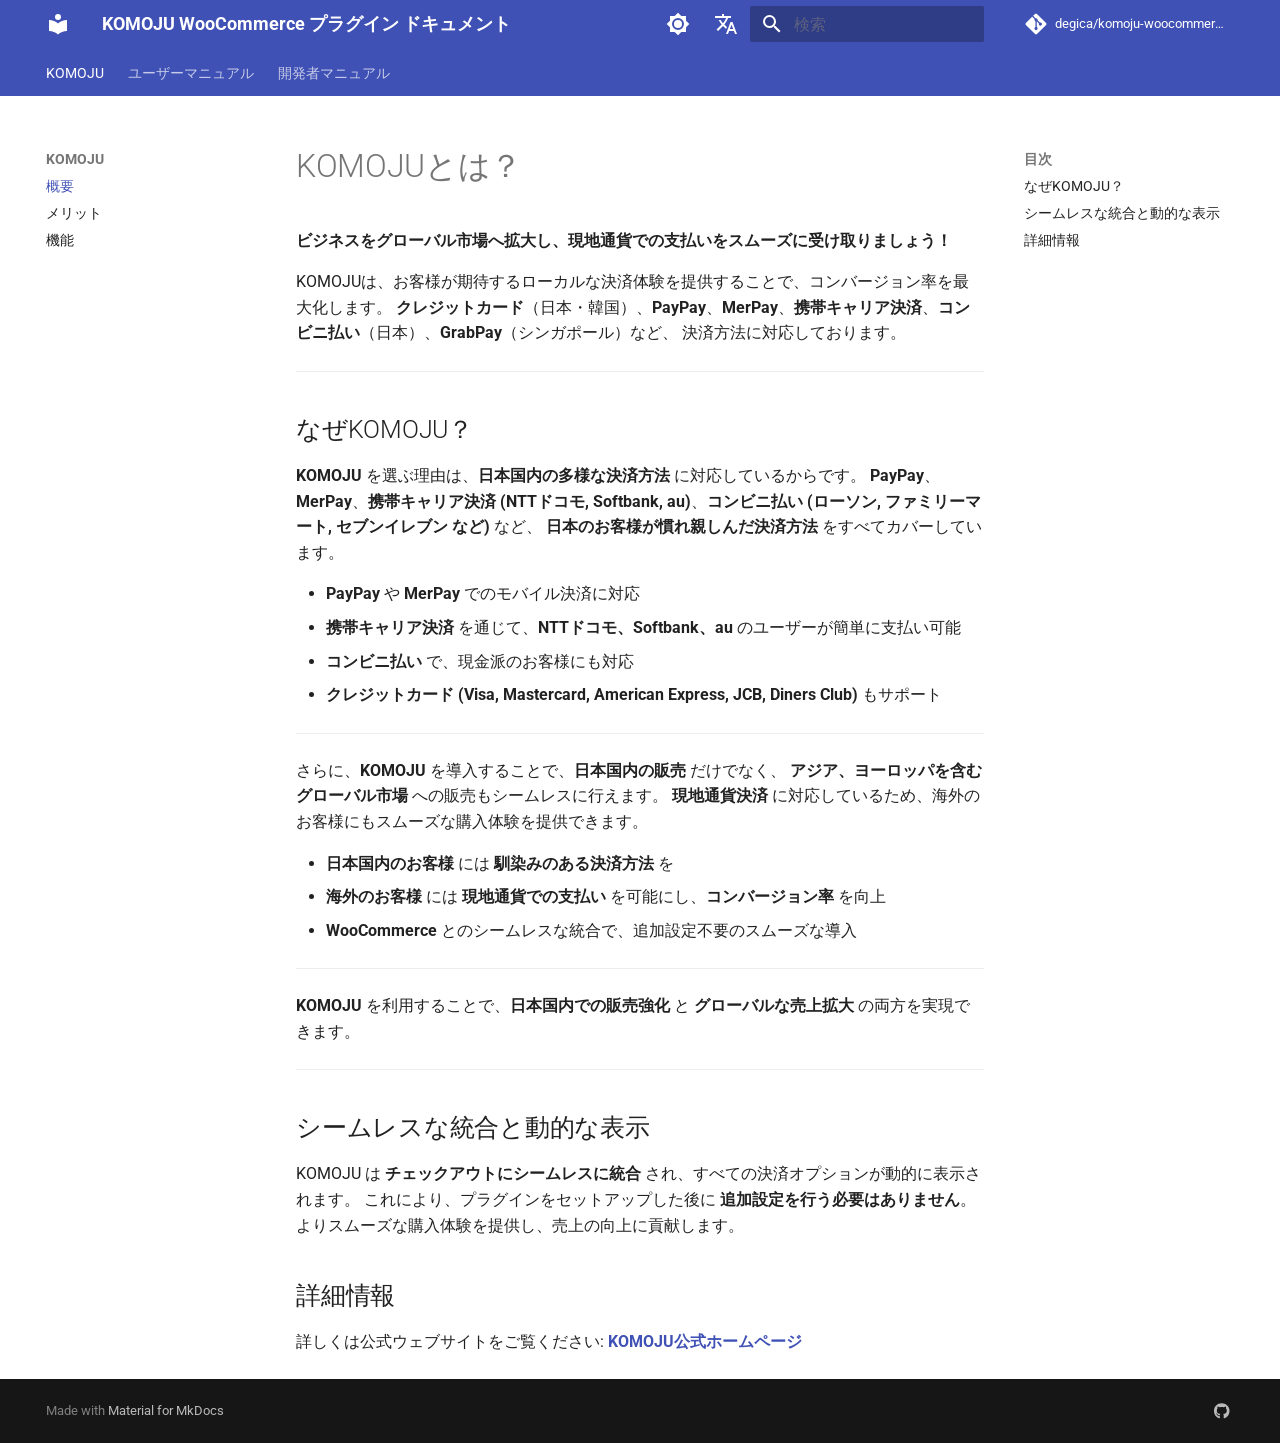
<file: index.html>
<!doctype html>
<html lang="ja" class="no-js">
  <head>
    
      <meta charset="utf-8">
      <meta name="viewport" content="width=device-width,initial-scale=1">
      
      
      
        <link rel="canonical" href="https://tech.degica.com/komoju-woocommerce/">
      
      
      
        <link rel="next" href="komoju/benefits/">
      
      
      <link rel="icon" href="assets/images/favicon.png">
      <meta name="generator" content="mkdocs-1.6.1, mkdocs-material-9.6.13">
    
    
      
        <title>概要 - KOMOJU WooCommerce プラグイン ドキュメント</title>
      
    
    
      <link rel="stylesheet" href="assets/stylesheets/main.342714a4.min.css">
      
        
        <link rel="stylesheet" href="assets/stylesheets/palette.06af60db.min.css">
      
      


    
    
      
    
    
      
        
        
        <link rel="preconnect" href="https://fonts.gstatic.com" crossorigin>
        <link rel="stylesheet" href="https://fonts.googleapis.com/css?family=Roboto:300,300i,400,400i,700,700i%7CRoboto+Mono:400,400i,700,700i&display=fallback">
        <style>:root{--md-text-font:"Roboto";--md-code-font:"Roboto Mono"}</style>
      
    
    
    <script>__md_scope=new URL(".",location),__md_hash=e=>[...e].reduce(((e,_)=>(e<<5)-e+_.charCodeAt(0)),0),__md_get=(e,_=localStorage,t=__md_scope)=>JSON.parse(_.getItem(t.pathname+"."+e)),__md_set=(e,_,t=localStorage,a=__md_scope)=>{try{t.setItem(a.pathname+"."+e,JSON.stringify(_))}catch(e){}}</script>
    
      

    
    
    
  </head>
  
  
    
    
      
    
    
    
    
    <body dir="ltr" data-md-color-scheme="default" data-md-color-primary="indigo" data-md-color-accent="indigo">
  
    
    <input class="md-toggle" data-md-toggle="drawer" type="checkbox" id="__drawer" autocomplete="off">
    <input class="md-toggle" data-md-toggle="search" type="checkbox" id="__search" autocomplete="off">
    <label class="md-overlay" for="__drawer"></label>
    <div data-md-component="skip">
      
        
        <a href="#komoju" class="md-skip">
          コンテンツにスキップ
        </a>
      
    </div>
    <div data-md-component="announce">
      
    </div>
    
    
      

<header class="md-header" data-md-component="header">
  <nav class="md-header__inner md-grid" aria-label="ヘッダー">
    <a href="." title="KOMOJU WooCommerce プラグイン ドキュメント" class="md-header__button md-logo" aria-label="KOMOJU WooCommerce プラグイン ドキュメント" data-md-component="logo">
      
  
  <svg xmlns="http://www.w3.org/2000/svg" viewBox="0 0 24 24"><path d="M12 8a3 3 0 0 0 3-3 3 3 0 0 0-3-3 3 3 0 0 0-3 3 3 3 0 0 0 3 3m0 3.54C9.64 9.35 6.5 8 3 8v11c3.5 0 6.64 1.35 9 3.54 2.36-2.19 5.5-3.54 9-3.54V8c-3.5 0-6.64 1.35-9 3.54"/></svg>

    </a>
    <label class="md-header__button md-icon" for="__drawer">
      
      <svg xmlns="http://www.w3.org/2000/svg" viewBox="0 0 24 24"><path d="M3 6h18v2H3zm0 5h18v2H3zm0 5h18v2H3z"/></svg>
    </label>
    <div class="md-header__title" data-md-component="header-title">
      <div class="md-header__ellipsis">
        <div class="md-header__topic">
          <span class="md-ellipsis">
            KOMOJU WooCommerce プラグイン ドキュメント
          </span>
        </div>
        <div class="md-header__topic" data-md-component="header-topic">
          <span class="md-ellipsis">
            
              概要
            
          </span>
        </div>
      </div>
    </div>
    
      
        <form class="md-header__option" data-md-component="palette">
  
    
    
    
    <input class="md-option" data-md-color-media="(prefers-color-scheme: light)" data-md-color-scheme="default" data-md-color-primary="indigo" data-md-color-accent="indigo"  aria-label="Switch to dark mode"  type="radio" name="__palette" id="__palette_0">
    
      <label class="md-header__button md-icon" title="Switch to dark mode" for="__palette_1" hidden>
        <svg xmlns="http://www.w3.org/2000/svg" viewBox="0 0 24 24"><path d="M12 8a4 4 0 0 0-4 4 4 4 0 0 0 4 4 4 4 0 0 0 4-4 4 4 0 0 0-4-4m0 10a6 6 0 0 1-6-6 6 6 0 0 1 6-6 6 6 0 0 1 6 6 6 6 0 0 1-6 6m8-9.31V4h-4.69L12 .69 8.69 4H4v4.69L.69 12 4 15.31V20h4.69L12 23.31 15.31 20H20v-4.69L23.31 12z"/></svg>
      </label>
    
  
    
    
    
    <input class="md-option" data-md-color-media="(prefers-color-scheme: dark)" data-md-color-scheme="slate" data-md-color-primary="indigo" data-md-color-accent="indigo"  aria-label="Switch to system preference"  type="radio" name="__palette" id="__palette_1">
    
      <label class="md-header__button md-icon" title="Switch to system preference" for="__palette_0" hidden>
        <svg xmlns="http://www.w3.org/2000/svg" viewBox="0 0 24 24"><path d="M12 18c-.89 0-1.74-.2-2.5-.55C11.56 16.5 13 14.42 13 12s-1.44-4.5-3.5-5.45C10.26 6.2 11.11 6 12 6a6 6 0 0 1 6 6 6 6 0 0 1-6 6m8-9.31V4h-4.69L12 .69 8.69 4H4v4.69L.69 12 4 15.31V20h4.69L12 23.31 15.31 20H20v-4.69L23.31 12z"/></svg>
      </label>
    
  
</form>
      
    
    
      <script>var palette=__md_get("__palette");if(palette&&palette.color){if("(prefers-color-scheme)"===palette.color.media){var media=matchMedia("(prefers-color-scheme: light)"),input=document.querySelector(media.matches?"[data-md-color-media='(prefers-color-scheme: light)']":"[data-md-color-media='(prefers-color-scheme: dark)']");palette.color.media=input.getAttribute("data-md-color-media"),palette.color.scheme=input.getAttribute("data-md-color-scheme"),palette.color.primary=input.getAttribute("data-md-color-primary"),palette.color.accent=input.getAttribute("data-md-color-accent")}for(var[key,value]of Object.entries(palette.color))document.body.setAttribute("data-md-color-"+key,value)}</script>
    
    
      <div class="md-header__option">
  <div class="md-select">
    
    <button class="md-header__button md-icon" aria-label="言語切り替え">
      <svg xmlns="http://www.w3.org/2000/svg" viewBox="0 0 24 24"><path d="m12.87 15.07-2.54-2.51.03-.03A17.5 17.5 0 0 0 14.07 6H17V4h-7V2H8v2H1v2h11.17C11.5 7.92 10.44 9.75 9 11.35 8.07 10.32 7.3 9.19 6.69 8h-2c.73 1.63 1.73 3.17 2.98 4.56l-5.09 5.02L4 19l5-5 3.11 3.11zM18.5 10h-2L12 22h2l1.12-3h4.75L21 22h2zm-2.62 7 1.62-4.33L19.12 17z"/></svg>
    </button>
    <div class="md-select__inner">
      <ul class="md-select__list">
        
          <li class="md-select__item">
            <a href="/komoju-woocommerce/" hreflang="ja" class="md-select__link">
              日本語
            </a>
          </li>
        
          <li class="md-select__item">
            <a href="/komoju-woocommerce/en/" hreflang="en" class="md-select__link">
              English
            </a>
          </li>
        
      </ul>
    </div>
  </div>
</div>
    
    
      
      
        <label class="md-header__button md-icon" for="__search">
          
          <svg xmlns="http://www.w3.org/2000/svg" viewBox="0 0 24 24"><path d="M9.5 3A6.5 6.5 0 0 1 16 9.5c0 1.61-.59 3.09-1.56 4.23l.27.27h.79l5 5-1.5 1.5-5-5v-.79l-.27-.27A6.52 6.52 0 0 1 9.5 16 6.5 6.5 0 0 1 3 9.5 6.5 6.5 0 0 1 9.5 3m0 2C7 5 5 7 5 9.5S7 14 9.5 14 14 12 14 9.5 12 5 9.5 5"/></svg>
        </label>
        <div class="md-search" data-md-component="search" role="dialog">
  <label class="md-search__overlay" for="__search"></label>
  <div class="md-search__inner" role="search">
    <form class="md-search__form" name="search">
      <input type="text" class="md-search__input" name="query" aria-label="検索" placeholder="検索" autocapitalize="off" autocorrect="off" autocomplete="off" spellcheck="false" data-md-component="search-query" required>
      <label class="md-search__icon md-icon" for="__search">
        
        <svg xmlns="http://www.w3.org/2000/svg" viewBox="0 0 24 24"><path d="M9.5 3A6.5 6.5 0 0 1 16 9.5c0 1.61-.59 3.09-1.56 4.23l.27.27h.79l5 5-1.5 1.5-5-5v-.79l-.27-.27A6.52 6.52 0 0 1 9.5 16 6.5 6.5 0 0 1 3 9.5 6.5 6.5 0 0 1 9.5 3m0 2C7 5 5 7 5 9.5S7 14 9.5 14 14 12 14 9.5 12 5 9.5 5"/></svg>
        
        <svg xmlns="http://www.w3.org/2000/svg" viewBox="0 0 24 24"><path d="M20 11v2H8l5.5 5.5-1.42 1.42L4.16 12l7.92-7.92L13.5 5.5 8 11z"/></svg>
      </label>
      <nav class="md-search__options" aria-label="検索">
        
        <button type="reset" class="md-search__icon md-icon" title="クリア" aria-label="クリア" tabindex="-1">
          
          <svg xmlns="http://www.w3.org/2000/svg" viewBox="0 0 24 24"><path d="M19 6.41 17.59 5 12 10.59 6.41 5 5 6.41 10.59 12 5 17.59 6.41 19 12 13.41 17.59 19 19 17.59 13.41 12z"/></svg>
        </button>
      </nav>
      
        <div class="md-search__suggest" data-md-component="search-suggest"></div>
      
    </form>
    <div class="md-search__output">
      <div class="md-search__scrollwrap" tabindex="0" data-md-scrollfix>
        <div class="md-search-result" data-md-component="search-result">
          <div class="md-search-result__meta">
            検索を初期化
          </div>
          <ol class="md-search-result__list" role="presentation"></ol>
        </div>
      </div>
    </div>
  </div>
</div>
      
    
    
      <div class="md-header__source">
        <a href="https://github.com/degica/komoju-woocommerce" title="リポジトリへ" class="md-source" data-md-component="source">
  <div class="md-source__icon md-icon">
    
    <svg xmlns="http://www.w3.org/2000/svg" viewBox="0 0 448 512"><!--! Font Awesome Free 6.7.2 by @fontawesome - https://fontawesome.com License - https://fontawesome.com/license/free (Icons: CC BY 4.0, Fonts: SIL OFL 1.1, Code: MIT License) Copyright 2024 Fonticons, Inc.--><path d="M439.55 236.05 244 40.45a28.87 28.87 0 0 0-40.81 0l-40.66 40.63 51.52 51.52c27.06-9.14 52.68 16.77 43.39 43.68l49.66 49.66c34.23-11.8 61.18 31 35.47 56.69-26.49 26.49-70.21-2.87-56-37.34L240.22 199v121.85c25.3 12.54 22.26 41.85 9.08 55a34.34 34.34 0 0 1-48.55 0c-17.57-17.6-11.07-46.91 11.25-56v-123c-20.8-8.51-24.6-30.74-18.64-45L142.57 101 8.45 235.14a28.86 28.86 0 0 0 0 40.81l195.61 195.6a28.86 28.86 0 0 0 40.8 0l194.69-194.69a28.86 28.86 0 0 0 0-40.81"/></svg>
  </div>
  <div class="md-source__repository">
    degica/komoju-woocommerce
  </div>
</a>
      </div>
    
  </nav>
  
</header>
    
    <div class="md-container" data-md-component="container">
      
      
        
          
            
<nav class="md-tabs" aria-label="タブ" data-md-component="tabs">
  <div class="md-grid">
    <ul class="md-tabs__list">
      
        
  
  
  
    
  
  
    
    
      <li class="md-tabs__item md-tabs__item--active">
        <a href="." class="md-tabs__link">
          
  
  
  KOMOJU

        </a>
      </li>
    
  

      
        
  
  
  
  
    <li class="md-tabs__item">
      <a href="user_guide/getting_started/" class="md-tabs__link">
        
  
  
    
  
  ユーザーマニュアル

      </a>
    </li>
  

      
        
  
  
  
  
    
    
      <li class="md-tabs__item">
        <a href="developer_guide/dev_setup/" class="md-tabs__link">
          
  
  
  開発者マニュアル

        </a>
      </li>
    
  

      
    </ul>
  </div>
</nav>
          
        
      
      <main class="md-main" data-md-component="main">
        <div class="md-main__inner md-grid">
          
            
              
              <div class="md-sidebar md-sidebar--primary" data-md-component="sidebar" data-md-type="navigation" >
                <div class="md-sidebar__scrollwrap">
                  <div class="md-sidebar__inner">
                    


  


<nav class="md-nav md-nav--primary md-nav--lifted" aria-label="ナビゲーション" data-md-level="0">
  <label class="md-nav__title" for="__drawer">
    <a href="." title="KOMOJU WooCommerce プラグイン ドキュメント" class="md-nav__button md-logo" aria-label="KOMOJU WooCommerce プラグイン ドキュメント" data-md-component="logo">
      
  
  <svg xmlns="http://www.w3.org/2000/svg" viewBox="0 0 24 24"><path d="M12 8a3 3 0 0 0 3-3 3 3 0 0 0-3-3 3 3 0 0 0-3 3 3 3 0 0 0 3 3m0 3.54C9.64 9.35 6.5 8 3 8v11c3.5 0 6.64 1.35 9 3.54 2.36-2.19 5.5-3.54 9-3.54V8c-3.5 0-6.64 1.35-9 3.54"/></svg>

    </a>
    KOMOJU WooCommerce プラグイン ドキュメント
  </label>
  
    <div class="md-nav__source">
      <a href="https://github.com/degica/komoju-woocommerce" title="リポジトリへ" class="md-source" data-md-component="source">
  <div class="md-source__icon md-icon">
    
    <svg xmlns="http://www.w3.org/2000/svg" viewBox="0 0 448 512"><!--! Font Awesome Free 6.7.2 by @fontawesome - https://fontawesome.com License - https://fontawesome.com/license/free (Icons: CC BY 4.0, Fonts: SIL OFL 1.1, Code: MIT License) Copyright 2024 Fonticons, Inc.--><path d="M439.55 236.05 244 40.45a28.87 28.87 0 0 0-40.81 0l-40.66 40.63 51.52 51.52c27.06-9.14 52.68 16.77 43.39 43.68l49.66 49.66c34.23-11.8 61.18 31 35.47 56.69-26.49 26.49-70.21-2.87-56-37.34L240.22 199v121.85c25.3 12.54 22.26 41.85 9.08 55a34.34 34.34 0 0 1-48.55 0c-17.57-17.6-11.07-46.91 11.25-56v-123c-20.8-8.51-24.6-30.74-18.64-45L142.57 101 8.45 235.14a28.86 28.86 0 0 0 0 40.81l195.61 195.6a28.86 28.86 0 0 0 40.8 0l194.69-194.69a28.86 28.86 0 0 0 0-40.81"/></svg>
  </div>
  <div class="md-source__repository">
    degica/komoju-woocommerce
  </div>
</a>
    </div>
  
  <ul class="md-nav__list" data-md-scrollfix>
    
      
      
  
  
    
  
  
  
    
    
    
    
      
        
        
      
      
    
    
    <li class="md-nav__item md-nav__item--active md-nav__item--section md-nav__item--nested">
      
        
        
        <input class="md-nav__toggle md-toggle " type="checkbox" id="__nav_1" checked>
        
          
          <label class="md-nav__link" for="__nav_1" id="__nav_1_label" tabindex="">
            
  
  
  <span class="md-ellipsis">
    KOMOJU
    
  </span>
  

            <span class="md-nav__icon md-icon"></span>
          </label>
        
        <nav class="md-nav" data-md-level="1" aria-labelledby="__nav_1_label" aria-expanded="true">
          <label class="md-nav__title" for="__nav_1">
            <span class="md-nav__icon md-icon"></span>
            KOMOJU
          </label>
          <ul class="md-nav__list" data-md-scrollfix>
            
              
                
  
  
    
  
  
  
    <li class="md-nav__item md-nav__item--active">
      
      <input class="md-nav__toggle md-toggle" type="checkbox" id="__toc">
      
      
        
      
      
        <label class="md-nav__link md-nav__link--active" for="__toc">
          
  
  
  <span class="md-ellipsis">
    概要
    
  </span>
  

          <span class="md-nav__icon md-icon"></span>
        </label>
      
      <a href="." class="md-nav__link md-nav__link--active">
        
  
  
  <span class="md-ellipsis">
    概要
    
  </span>
  

      </a>
      
        

<nav class="md-nav md-nav--secondary" aria-label="目次">
  
  
  
    
  
  
    <label class="md-nav__title" for="__toc">
      <span class="md-nav__icon md-icon"></span>
      目次
    </label>
    <ul class="md-nav__list" data-md-component="toc" data-md-scrollfix>
      
        <li class="md-nav__item">
  <a href="#komoju_1" class="md-nav__link">
    <span class="md-ellipsis">
      なぜKOMOJU？
    </span>
  </a>
  
</li>
      
        <li class="md-nav__item">
  <a href="#_1" class="md-nav__link">
    <span class="md-ellipsis">
      シームレスな統合と動的な表示
    </span>
  </a>
  
</li>
      
        <li class="md-nav__item">
  <a href="#_2" class="md-nav__link">
    <span class="md-ellipsis">
      詳細情報
    </span>
  </a>
  
</li>
      
    </ul>
  
</nav>
      
    </li>
  

              
            
              
                
  
  
  
  
    <li class="md-nav__item">
      <a href="komoju/benefits/" class="md-nav__link">
        
  
  
  <span class="md-ellipsis">
    メリット
    
  </span>
  

      </a>
    </li>
  

              
            
              
                
  
  
  
  
    <li class="md-nav__item">
      <a href="komoju/features/" class="md-nav__link">
        
  
  
  <span class="md-ellipsis">
    機能
    
  </span>
  

      </a>
    </li>
  

              
            
          </ul>
        </nav>
      
    </li>
  

    
      
      
  
  
  
  
    <li class="md-nav__item">
      <a href="user_guide/getting_started/" class="md-nav__link">
        
  
  
  <span class="md-ellipsis">
    ユーザーマニュアル
    
  </span>
  

      </a>
    </li>
  

    
      
      
  
  
  
  
    
    
    
    
      
      
    
    
    <li class="md-nav__item md-nav__item--nested">
      
        
        
        <input class="md-nav__toggle md-toggle " type="checkbox" id="__nav_3" >
        
          
          <label class="md-nav__link" for="__nav_3" id="__nav_3_label" tabindex="0">
            
  
  
  <span class="md-ellipsis">
    開発者マニュアル
    
  </span>
  

            <span class="md-nav__icon md-icon"></span>
          </label>
        
        <nav class="md-nav" data-md-level="1" aria-labelledby="__nav_3_label" aria-expanded="false">
          <label class="md-nav__title" for="__nav_3">
            <span class="md-nav__icon md-icon"></span>
            開発者マニュアル
          </label>
          <ul class="md-nav__list" data-md-scrollfix>
            
              
                
  
  
  
  
    <li class="md-nav__item">
      <a href="developer_guide/dev_setup/" class="md-nav__link">
        
  
  
  <span class="md-ellipsis">
    セットアップ
    
  </span>
  

      </a>
    </li>
  

              
            
              
                
  
  
  
  
    <li class="md-nav__item">
      <a href="developer_guide/uploading_to_wordpress_store/" class="md-nav__link">
        
  
  
  <span class="md-ellipsis">
    プラグインのアップロード
    
  </span>
  

      </a>
    </li>
  

              
            
              
                
  
  
  
  
    <li class="md-nav__item">
      <a href="developer_guide/documenting/" class="md-nav__link">
        
  
  
  <span class="md-ellipsis">
    ドキュメントの作成方法
    
  </span>
  

      </a>
    </li>
  

              
            
          </ul>
        </nav>
      
    </li>
  

    
  </ul>
</nav>
                  </div>
                </div>
              </div>
            
            
              
              <div class="md-sidebar md-sidebar--secondary" data-md-component="sidebar" data-md-type="toc" >
                <div class="md-sidebar__scrollwrap">
                  <div class="md-sidebar__inner">
                    

<nav class="md-nav md-nav--secondary" aria-label="目次">
  
  
  
    
  
  
    <label class="md-nav__title" for="__toc">
      <span class="md-nav__icon md-icon"></span>
      目次
    </label>
    <ul class="md-nav__list" data-md-component="toc" data-md-scrollfix>
      
        <li class="md-nav__item">
  <a href="#komoju_1" class="md-nav__link">
    <span class="md-ellipsis">
      なぜKOMOJU？
    </span>
  </a>
  
</li>
      
        <li class="md-nav__item">
  <a href="#_1" class="md-nav__link">
    <span class="md-ellipsis">
      シームレスな統合と動的な表示
    </span>
  </a>
  
</li>
      
        <li class="md-nav__item">
  <a href="#_2" class="md-nav__link">
    <span class="md-ellipsis">
      詳細情報
    </span>
  </a>
  
</li>
      
    </ul>
  
</nav>
                  </div>
                </div>
              </div>
            
          
          
            <div class="md-content" data-md-component="content">
              <article class="md-content__inner md-typeset">
                
                  


  
  


<h1 id="komoju">KOMOJUとは？</h1>
<p><strong>ビジネスをグローバル市場へ拡大し、現地通貨での支払いをスムーズに受け取りましょう！</strong></p>
<p>KOMOJUは、お客様が期待するローカルな決済体験を提供することで、コンバージョン率を最大化します。
<strong>クレジットカード</strong>（日本・韓国）、<strong>PayPay</strong>、<strong>MerPay</strong>、<strong>携帯キャリア決済</strong>、<strong>コンビニ払い</strong>（日本）、<strong>GrabPay</strong>（シンガポール）など、
決済方法に対応しております。</p>
<hr />
<h2 id="komoju_1">なぜKOMOJU？</h2>
<p><strong>KOMOJU</strong> を選ぶ理由は、<strong>日本国内の多様な決済方法</strong> に対応しているからです。
<strong>PayPay</strong>、<strong>MerPay</strong>、<strong>携帯キャリア決済 (NTTドコモ, Softbank, au)</strong>、<strong>コンビニ払い (ローソン, ファミリーマート, セブンイレブン など)</strong> など、
<strong>日本のお客様が慣れ親しんだ決済方法</strong> をすべてカバーしています。</p>
<ul>
<li><strong>PayPay</strong> や <strong>MerPay</strong> でのモバイル決済に対応</li>
<li><strong>携帯キャリア決済</strong> を通じて、<strong>NTTドコモ、Softbank、au</strong> のユーザーが簡単に支払い可能</li>
<li><strong>コンビニ払い</strong> で、現金派のお客様にも対応</li>
<li><strong>クレジットカード (Visa, Mastercard, American Express, JCB, Diners Club)</strong> もサポート</li>
</ul>
<hr />
<p>さらに、<strong>KOMOJU</strong> を導入することで、<strong>日本国内の販売</strong> だけでなく、
<strong>アジア、ヨーロッパを含むグローバル市場</strong> への販売もシームレスに行えます。
<strong>現地通貨決済</strong> に対応しているため、海外のお客様にもスムーズな購入体験を提供できます。</p>
<ul>
<li><strong>日本国内のお客様</strong> には <strong>馴染みのある決済方法</strong> を</li>
<li><strong>海外のお客様</strong> には <strong>現地通貨での支払い</strong> を可能にし、<strong>コンバージョン率</strong> を向上</li>
<li><strong>WooCommerce</strong> とのシームレスな統合で、追加設定不要のスムーズな導入</li>
</ul>
<hr />
<p><strong>KOMOJU</strong> を利用することで、<strong>日本国内での販売強化</strong> と <strong>グローバルな売上拡大</strong> の両方を実現できます。</p>
<hr />
<h2 id="_1">シームレスな統合と動的な表示</h2>
<p>KOMOJU は <strong>チェックアウトにシームレスに統合</strong> され、すべての決済オプションが動的に表示されます。
これにより、プラグインをセットアップした後に <strong>追加設定を行う必要はありません</strong>。
よりスムーズな購入体験を提供し、売上の向上に貢献します。</p>
<h2 id="_2">詳細情報</h2>
<p>詳しくは公式ウェブサイトをご覧ください:
<a href="https://ja.komoju.com/"><strong>KOMOJU公式ホームページ</strong></a></p>












                
              </article>
            </div>
          
          
<script>var target=document.getElementById(location.hash.slice(1));target&&target.name&&(target.checked=target.name.startsWith("__tabbed_"))</script>
        </div>
        
          <button type="button" class="md-top md-icon" data-md-component="top" hidden>
  
  <svg xmlns="http://www.w3.org/2000/svg" viewBox="0 0 24 24"><path d="M13 20h-2V8l-5.5 5.5-1.42-1.42L12 4.16l7.92 7.92-1.42 1.42L13 8z"/></svg>
  ページトップへ戻る
</button>
        
      </main>
      
        <footer class="md-footer">
  
  <div class="md-footer-meta md-typeset">
    <div class="md-footer-meta__inner md-grid">
      <div class="md-copyright">
  
  
    Made with
    <a href="https://squidfunk.github.io/mkdocs-material/" target="_blank" rel="noopener">
      Material for MkDocs
    </a>
  
</div>
      
        <div class="md-social">
  
    
    
    
    
    <a href="https://github.com/degica/komoju-woocommerce" target="_blank" rel="noopener" title="GitHub" class="md-social__link">
      <svg xmlns="http://www.w3.org/2000/svg" viewBox="0 0 496 512"><!--! Font Awesome Free 6.7.2 by @fontawesome - https://fontawesome.com License - https://fontawesome.com/license/free (Icons: CC BY 4.0, Fonts: SIL OFL 1.1, Code: MIT License) Copyright 2024 Fonticons, Inc.--><path d="M165.9 397.4c0 2-2.3 3.6-5.2 3.6-3.3.3-5.6-1.3-5.6-3.6 0-2 2.3-3.6 5.2-3.6 3-.3 5.6 1.3 5.6 3.6m-31.1-4.5c-.7 2 1.3 4.3 4.3 4.9 2.6 1 5.6 0 6.2-2s-1.3-4.3-4.3-5.2c-2.6-.7-5.5.3-6.2 2.3m44.2-1.7c-2.9.7-4.9 2.6-4.6 4.9.3 2 2.9 3.3 5.9 2.6 2.9-.7 4.9-2.6 4.6-4.6-.3-1.9-3-3.2-5.9-2.9M244.8 8C106.1 8 0 113.3 0 252c0 110.9 69.8 205.8 169.5 239.2 12.8 2.3 17.3-5.6 17.3-12.1 0-6.2-.3-40.4-.3-61.4 0 0-70 15-84.7-29.8 0 0-11.4-29.1-27.8-36.6 0 0-22.9-15.7 1.6-15.4 0 0 24.9 2 38.6 25.8 21.9 38.6 58.6 27.5 72.9 20.9 2.3-16 8.8-27.1 16-33.7-55.9-6.2-112.3-14.3-112.3-110.5 0-27.5 7.6-41.3 23.6-58.9-2.6-6.5-11.1-33.3 2.6-67.9 20.9-6.5 69 27 69 27 20-5.6 41.5-8.5 62.8-8.5s42.8 2.9 62.8 8.5c0 0 48.1-33.6 69-27 13.7 34.7 5.2 61.4 2.6 67.9 16 17.7 25.8 31.5 25.8 58.9 0 96.5-58.9 104.2-114.8 110.5 9.2 7.9 17 22.9 17 46.4 0 33.7-.3 75.4-.3 83.6 0 6.5 4.6 14.4 17.3 12.1C428.2 457.8 496 362.9 496 252 496 113.3 383.5 8 244.8 8M97.2 352.9c-1.3 1-1 3.3.7 5.2 1.6 1.6 3.9 2.3 5.2 1 1.3-1 1-3.3-.7-5.2-1.6-1.6-3.9-2.3-5.2-1m-10.8-8.1c-.7 1.3.3 2.9 2.3 3.9 1.6 1 3.6.7 4.3-.7.7-1.3-.3-2.9-2.3-3.9-2-.6-3.6-.3-4.3.7m32.4 35.6c-1.6 1.3-1 4.3 1.3 6.2 2.3 2.3 5.2 2.6 6.5 1 1.3-1.3.7-4.3-1.3-6.2-2.2-2.3-5.2-2.6-6.5-1m-11.4-14.7c-1.6 1-1.6 3.6 0 5.9s4.3 3.3 5.6 2.3c1.6-1.3 1.6-3.9 0-6.2-1.4-2.3-4-3.3-5.6-2"/></svg>
    </a>
  
</div>
      
    </div>
  </div>
</footer>
      
    </div>
    <div class="md-dialog" data-md-component="dialog">
      <div class="md-dialog__inner md-typeset"></div>
    </div>
    
    
    
      
      <script id="__config" type="application/json">{"base": ".", "features": ["search.suggest", "navigation.tabs", "navigation.top"], "search": "assets/javascripts/workers/search.d50fe291.min.js", "tags": null, "translations": {"clipboard.copied": "\u30b3\u30d4\u30fc\u3057\u307e\u3057\u305f", "clipboard.copy": "\u30af\u30ea\u30c3\u30d7\u30dc\u30fc\u30c9\u3078\u30b3\u30d4\u30fc", "search.result.more.one": "\u3053\u306e\u30da\u30fc\u30b8\u5185\u306b\u3082\u30461\u4ef6\u898b\u3064\u304b\u308a\u307e\u3057\u305f", "search.result.more.other": "\u3053\u306e\u30da\u30fc\u30b8\u5185\u306b\u3042\u3068#\u4ef6\u898b\u3064\u304b\u308a\u307e\u3057\u305f", "search.result.none": "\u4f55\u3082\u898b\u3064\u304b\u308a\u307e\u305b\u3093\u3067\u3057\u305f", "search.result.one": "1\u4ef6\u898b\u3064\u304b\u308a\u307e\u3057\u305f", "search.result.other": "#\u4ef6\u898b\u3064\u304b\u308a\u307e\u3057\u305f", "search.result.placeholder": "\u691c\u7d22\u30ad\u30fc\u30ef\u30fc\u30c9\u3092\u5165\u529b\u3057\u3066\u304f\u3060\u3055\u3044", "search.result.term.missing": "\u691c\u7d22\u306b\u542b\u307e\u308c\u306a\u3044", "select.version": "\u30d0\u30fc\u30b8\u30e7\u30f3\u5207\u308a\u66ff\u3048"}, "version": null}</script>
    
    
      <script src="assets/javascripts/bundle.13a4f30d.min.js"></script>
      
    
  </body>
</html>
</file>
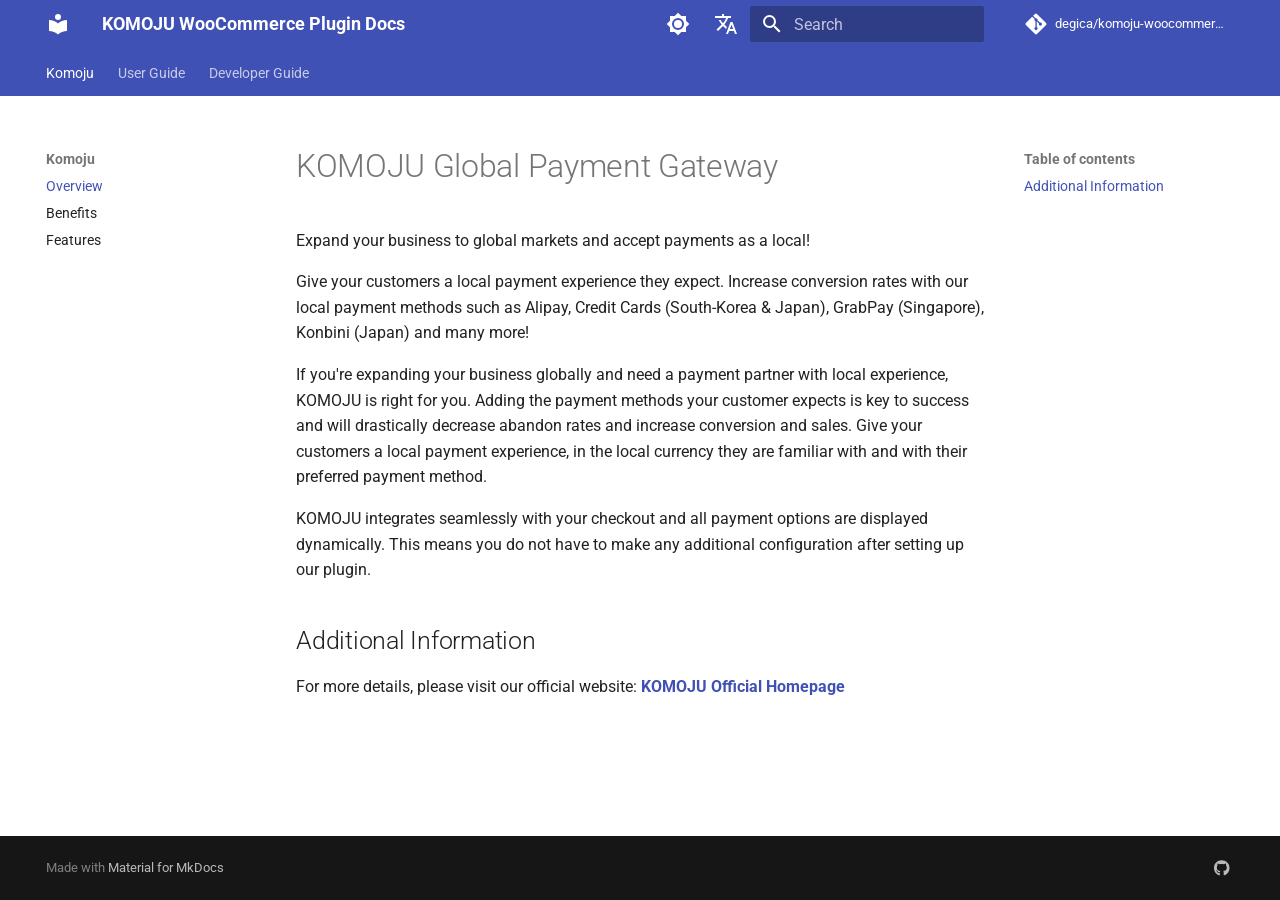
<file: en/index.html>
<!doctype html>
<html lang="en" class="no-js">
  <head>
    
      <meta charset="utf-8">
      <meta name="viewport" content="width=device-width,initial-scale=1">
      
      
      
        <link rel="canonical" href="https://tech.degica.com/komoju-woocommerce/en/">
      
      
      
        <link rel="next" href="komoju/benefits/">
      
      
      <link rel="icon" href="../assets/images/favicon.png">
      <meta name="generator" content="mkdocs-1.6.1, mkdocs-material-9.6.13">
    
    
      
        <title>Overview - KOMOJU WooCommerce Plugin Docs</title>
      
    
    
      <link rel="stylesheet" href="../assets/stylesheets/main.342714a4.min.css">
      
        
        <link rel="stylesheet" href="../assets/stylesheets/palette.06af60db.min.css">
      
      


    
    
      
    
    
      
        
        
        <link rel="preconnect" href="https://fonts.gstatic.com" crossorigin>
        <link rel="stylesheet" href="https://fonts.googleapis.com/css?family=Roboto:300,300i,400,400i,700,700i%7CRoboto+Mono:400,400i,700,700i&display=fallback">
        <style>:root{--md-text-font:"Roboto";--md-code-font:"Roboto Mono"}</style>
      
    
    
    <script>__md_scope=new URL("..",location),__md_hash=e=>[...e].reduce(((e,_)=>(e<<5)-e+_.charCodeAt(0)),0),__md_get=(e,_=localStorage,t=__md_scope)=>JSON.parse(_.getItem(t.pathname+"."+e)),__md_set=(e,_,t=localStorage,a=__md_scope)=>{try{t.setItem(a.pathname+"."+e,JSON.stringify(_))}catch(e){}}</script>
    
      

    
    
    
  </head>
  
  
    
    
      
    
    
    
    
    <body dir="ltr" data-md-color-scheme="default" data-md-color-primary="indigo" data-md-color-accent="indigo">
  
    
    <input class="md-toggle" data-md-toggle="drawer" type="checkbox" id="__drawer" autocomplete="off">
    <input class="md-toggle" data-md-toggle="search" type="checkbox" id="__search" autocomplete="off">
    <label class="md-overlay" for="__drawer"></label>
    <div data-md-component="skip">
      
        
        <a href="#komoju-global-payment-gateway" class="md-skip">
          Skip to content
        </a>
      
    </div>
    <div data-md-component="announce">
      
    </div>
    
    
      

<header class="md-header" data-md-component="header">
  <nav class="md-header__inner md-grid" aria-label="Header">
    <a href="./" title="KOMOJU WooCommerce Plugin Docs" class="md-header__button md-logo" aria-label="KOMOJU WooCommerce Plugin Docs" data-md-component="logo">
      
  
  <svg xmlns="http://www.w3.org/2000/svg" viewBox="0 0 24 24"><path d="M12 8a3 3 0 0 0 3-3 3 3 0 0 0-3-3 3 3 0 0 0-3 3 3 3 0 0 0 3 3m0 3.54C9.64 9.35 6.5 8 3 8v11c3.5 0 6.64 1.35 9 3.54 2.36-2.19 5.5-3.54 9-3.54V8c-3.5 0-6.64 1.35-9 3.54"/></svg>

    </a>
    <label class="md-header__button md-icon" for="__drawer">
      
      <svg xmlns="http://www.w3.org/2000/svg" viewBox="0 0 24 24"><path d="M3 6h18v2H3zm0 5h18v2H3zm0 5h18v2H3z"/></svg>
    </label>
    <div class="md-header__title" data-md-component="header-title">
      <div class="md-header__ellipsis">
        <div class="md-header__topic">
          <span class="md-ellipsis">
            KOMOJU WooCommerce Plugin Docs
          </span>
        </div>
        <div class="md-header__topic" data-md-component="header-topic">
          <span class="md-ellipsis">
            
              Overview
            
          </span>
        </div>
      </div>
    </div>
    
      
        <form class="md-header__option" data-md-component="palette">
  
    
    
    
    <input class="md-option" data-md-color-media="(prefers-color-scheme: light)" data-md-color-scheme="default" data-md-color-primary="indigo" data-md-color-accent="indigo"  aria-label="Switch to dark mode"  type="radio" name="__palette" id="__palette_0">
    
      <label class="md-header__button md-icon" title="Switch to dark mode" for="__palette_1" hidden>
        <svg xmlns="http://www.w3.org/2000/svg" viewBox="0 0 24 24"><path d="M12 8a4 4 0 0 0-4 4 4 4 0 0 0 4 4 4 4 0 0 0 4-4 4 4 0 0 0-4-4m0 10a6 6 0 0 1-6-6 6 6 0 0 1 6-6 6 6 0 0 1 6 6 6 6 0 0 1-6 6m8-9.31V4h-4.69L12 .69 8.69 4H4v4.69L.69 12 4 15.31V20h4.69L12 23.31 15.31 20H20v-4.69L23.31 12z"/></svg>
      </label>
    
  
    
    
    
    <input class="md-option" data-md-color-media="(prefers-color-scheme: dark)" data-md-color-scheme="slate" data-md-color-primary="indigo" data-md-color-accent="indigo"  aria-label="Switch to system preference"  type="radio" name="__palette" id="__palette_1">
    
      <label class="md-header__button md-icon" title="Switch to system preference" for="__palette_0" hidden>
        <svg xmlns="http://www.w3.org/2000/svg" viewBox="0 0 24 24"><path d="M12 18c-.89 0-1.74-.2-2.5-.55C11.56 16.5 13 14.42 13 12s-1.44-4.5-3.5-5.45C10.26 6.2 11.11 6 12 6a6 6 0 0 1 6 6 6 6 0 0 1-6 6m8-9.31V4h-4.69L12 .69 8.69 4H4v4.69L.69 12 4 15.31V20h4.69L12 23.31 15.31 20H20v-4.69L23.31 12z"/></svg>
      </label>
    
  
</form>
      
    
    
      <script>var palette=__md_get("__palette");if(palette&&palette.color){if("(prefers-color-scheme)"===palette.color.media){var media=matchMedia("(prefers-color-scheme: light)"),input=document.querySelector(media.matches?"[data-md-color-media='(prefers-color-scheme: light)']":"[data-md-color-media='(prefers-color-scheme: dark)']");palette.color.media=input.getAttribute("data-md-color-media"),palette.color.scheme=input.getAttribute("data-md-color-scheme"),palette.color.primary=input.getAttribute("data-md-color-primary"),palette.color.accent=input.getAttribute("data-md-color-accent")}for(var[key,value]of Object.entries(palette.color))document.body.setAttribute("data-md-color-"+key,value)}</script>
    
    
      <div class="md-header__option">
  <div class="md-select">
    
    <button class="md-header__button md-icon" aria-label="Select language">
      <svg xmlns="http://www.w3.org/2000/svg" viewBox="0 0 24 24"><path d="m12.87 15.07-2.54-2.51.03-.03A17.5 17.5 0 0 0 14.07 6H17V4h-7V2H8v2H1v2h11.17C11.5 7.92 10.44 9.75 9 11.35 8.07 10.32 7.3 9.19 6.69 8h-2c.73 1.63 1.73 3.17 2.98 4.56l-5.09 5.02L4 19l5-5 3.11 3.11zM18.5 10h-2L12 22h2l1.12-3h4.75L21 22h2zm-2.62 7 1.62-4.33L19.12 17z"/></svg>
    </button>
    <div class="md-select__inner">
      <ul class="md-select__list">
        
          <li class="md-select__item">
            <a href="/komoju-woocommerce/" hreflang="ja" class="md-select__link">
              日本語
            </a>
          </li>
        
          <li class="md-select__item">
            <a href="/komoju-woocommerce/en/" hreflang="en" class="md-select__link">
              English
            </a>
          </li>
        
      </ul>
    </div>
  </div>
</div>
    
    
      
      
        <label class="md-header__button md-icon" for="__search">
          
          <svg xmlns="http://www.w3.org/2000/svg" viewBox="0 0 24 24"><path d="M9.5 3A6.5 6.5 0 0 1 16 9.5c0 1.61-.59 3.09-1.56 4.23l.27.27h.79l5 5-1.5 1.5-5-5v-.79l-.27-.27A6.52 6.52 0 0 1 9.5 16 6.5 6.5 0 0 1 3 9.5 6.5 6.5 0 0 1 9.5 3m0 2C7 5 5 7 5 9.5S7 14 9.5 14 14 12 14 9.5 12 5 9.5 5"/></svg>
        </label>
        <div class="md-search" data-md-component="search" role="dialog">
  <label class="md-search__overlay" for="__search"></label>
  <div class="md-search__inner" role="search">
    <form class="md-search__form" name="search">
      <input type="text" class="md-search__input" name="query" aria-label="Search" placeholder="Search" autocapitalize="off" autocorrect="off" autocomplete="off" spellcheck="false" data-md-component="search-query" required>
      <label class="md-search__icon md-icon" for="__search">
        
        <svg xmlns="http://www.w3.org/2000/svg" viewBox="0 0 24 24"><path d="M9.5 3A6.5 6.5 0 0 1 16 9.5c0 1.61-.59 3.09-1.56 4.23l.27.27h.79l5 5-1.5 1.5-5-5v-.79l-.27-.27A6.52 6.52 0 0 1 9.5 16 6.5 6.5 0 0 1 3 9.5 6.5 6.5 0 0 1 9.5 3m0 2C7 5 5 7 5 9.5S7 14 9.5 14 14 12 14 9.5 12 5 9.5 5"/></svg>
        
        <svg xmlns="http://www.w3.org/2000/svg" viewBox="0 0 24 24"><path d="M20 11v2H8l5.5 5.5-1.42 1.42L4.16 12l7.92-7.92L13.5 5.5 8 11z"/></svg>
      </label>
      <nav class="md-search__options" aria-label="Search">
        
        <button type="reset" class="md-search__icon md-icon" title="Clear" aria-label="Clear" tabindex="-1">
          
          <svg xmlns="http://www.w3.org/2000/svg" viewBox="0 0 24 24"><path d="M19 6.41 17.59 5 12 10.59 6.41 5 5 6.41 10.59 12 5 17.59 6.41 19 12 13.41 17.59 19 19 17.59 13.41 12z"/></svg>
        </button>
      </nav>
      
        <div class="md-search__suggest" data-md-component="search-suggest"></div>
      
    </form>
    <div class="md-search__output">
      <div class="md-search__scrollwrap" tabindex="0" data-md-scrollfix>
        <div class="md-search-result" data-md-component="search-result">
          <div class="md-search-result__meta">
            Initializing search
          </div>
          <ol class="md-search-result__list" role="presentation"></ol>
        </div>
      </div>
    </div>
  </div>
</div>
      
    
    
      <div class="md-header__source">
        <a href="https://github.com/degica/komoju-woocommerce" title="Go to repository" class="md-source" data-md-component="source">
  <div class="md-source__icon md-icon">
    
    <svg xmlns="http://www.w3.org/2000/svg" viewBox="0 0 448 512"><!--! Font Awesome Free 6.7.2 by @fontawesome - https://fontawesome.com License - https://fontawesome.com/license/free (Icons: CC BY 4.0, Fonts: SIL OFL 1.1, Code: MIT License) Copyright 2024 Fonticons, Inc.--><path d="M439.55 236.05 244 40.45a28.87 28.87 0 0 0-40.81 0l-40.66 40.63 51.52 51.52c27.06-9.14 52.68 16.77 43.39 43.68l49.66 49.66c34.23-11.8 61.18 31 35.47 56.69-26.49 26.49-70.21-2.87-56-37.34L240.22 199v121.85c25.3 12.54 22.26 41.85 9.08 55a34.34 34.34 0 0 1-48.55 0c-17.57-17.6-11.07-46.91 11.25-56v-123c-20.8-8.51-24.6-30.74-18.64-45L142.57 101 8.45 235.14a28.86 28.86 0 0 0 0 40.81l195.61 195.6a28.86 28.86 0 0 0 40.8 0l194.69-194.69a28.86 28.86 0 0 0 0-40.81"/></svg>
  </div>
  <div class="md-source__repository">
    degica/komoju-woocommerce
  </div>
</a>
      </div>
    
  </nav>
  
</header>
    
    <div class="md-container" data-md-component="container">
      
      
        
          
            
<nav class="md-tabs" aria-label="Tabs" data-md-component="tabs">
  <div class="md-grid">
    <ul class="md-tabs__list">
      
        
  
  
  
    
  
  
    
    
      <li class="md-tabs__item md-tabs__item--active">
        <a href="./" class="md-tabs__link">
          
  
  
  Komoju

        </a>
      </li>
    
  

      
        
  
  
  
  
    <li class="md-tabs__item">
      <a href="user_guide/getting_started/" class="md-tabs__link">
        
  
  
    
  
  User Guide

      </a>
    </li>
  

      
        
  
  
  
  
    
    
      <li class="md-tabs__item">
        <a href="developer_guide/dev_setup/" class="md-tabs__link">
          
  
  
  Developer Guide

        </a>
      </li>
    
  

      
    </ul>
  </div>
</nav>
          
        
      
      <main class="md-main" data-md-component="main">
        <div class="md-main__inner md-grid">
          
            
              
              <div class="md-sidebar md-sidebar--primary" data-md-component="sidebar" data-md-type="navigation" >
                <div class="md-sidebar__scrollwrap">
                  <div class="md-sidebar__inner">
                    


  


<nav class="md-nav md-nav--primary md-nav--lifted" aria-label="Navigation" data-md-level="0">
  <label class="md-nav__title" for="__drawer">
    <a href="./" title="KOMOJU WooCommerce Plugin Docs" class="md-nav__button md-logo" aria-label="KOMOJU WooCommerce Plugin Docs" data-md-component="logo">
      
  
  <svg xmlns="http://www.w3.org/2000/svg" viewBox="0 0 24 24"><path d="M12 8a3 3 0 0 0 3-3 3 3 0 0 0-3-3 3 3 0 0 0-3 3 3 3 0 0 0 3 3m0 3.54C9.64 9.35 6.5 8 3 8v11c3.5 0 6.64 1.35 9 3.54 2.36-2.19 5.5-3.54 9-3.54V8c-3.5 0-6.64 1.35-9 3.54"/></svg>

    </a>
    KOMOJU WooCommerce Plugin Docs
  </label>
  
    <div class="md-nav__source">
      <a href="https://github.com/degica/komoju-woocommerce" title="Go to repository" class="md-source" data-md-component="source">
  <div class="md-source__icon md-icon">
    
    <svg xmlns="http://www.w3.org/2000/svg" viewBox="0 0 448 512"><!--! Font Awesome Free 6.7.2 by @fontawesome - https://fontawesome.com License - https://fontawesome.com/license/free (Icons: CC BY 4.0, Fonts: SIL OFL 1.1, Code: MIT License) Copyright 2024 Fonticons, Inc.--><path d="M439.55 236.05 244 40.45a28.87 28.87 0 0 0-40.81 0l-40.66 40.63 51.52 51.52c27.06-9.14 52.68 16.77 43.39 43.68l49.66 49.66c34.23-11.8 61.18 31 35.47 56.69-26.49 26.49-70.21-2.87-56-37.34L240.22 199v121.85c25.3 12.54 22.26 41.85 9.08 55a34.34 34.34 0 0 1-48.55 0c-17.57-17.6-11.07-46.91 11.25-56v-123c-20.8-8.51-24.6-30.74-18.64-45L142.57 101 8.45 235.14a28.86 28.86 0 0 0 0 40.81l195.61 195.6a28.86 28.86 0 0 0 40.8 0l194.69-194.69a28.86 28.86 0 0 0 0-40.81"/></svg>
  </div>
  <div class="md-source__repository">
    degica/komoju-woocommerce
  </div>
</a>
    </div>
  
  <ul class="md-nav__list" data-md-scrollfix>
    
      
      
  
  
    
  
  
  
    
    
    
    
      
        
        
      
      
    
    
    <li class="md-nav__item md-nav__item--active md-nav__item--section md-nav__item--nested">
      
        
        
        <input class="md-nav__toggle md-toggle " type="checkbox" id="__nav_1" checked>
        
          
          <label class="md-nav__link" for="__nav_1" id="__nav_1_label" tabindex="">
            
  
  
  <span class="md-ellipsis">
    Komoju
    
  </span>
  

            <span class="md-nav__icon md-icon"></span>
          </label>
        
        <nav class="md-nav" data-md-level="1" aria-labelledby="__nav_1_label" aria-expanded="true">
          <label class="md-nav__title" for="__nav_1">
            <span class="md-nav__icon md-icon"></span>
            Komoju
          </label>
          <ul class="md-nav__list" data-md-scrollfix>
            
              
                
  
  
    
  
  
  
    <li class="md-nav__item md-nav__item--active">
      
      <input class="md-nav__toggle md-toggle" type="checkbox" id="__toc">
      
      
        
      
      
        <label class="md-nav__link md-nav__link--active" for="__toc">
          
  
  
  <span class="md-ellipsis">
    Overview
    
  </span>
  

          <span class="md-nav__icon md-icon"></span>
        </label>
      
      <a href="./" class="md-nav__link md-nav__link--active">
        
  
  
  <span class="md-ellipsis">
    Overview
    
  </span>
  

      </a>
      
        

<nav class="md-nav md-nav--secondary" aria-label="Table of contents">
  
  
  
    
  
  
    <label class="md-nav__title" for="__toc">
      <span class="md-nav__icon md-icon"></span>
      Table of contents
    </label>
    <ul class="md-nav__list" data-md-component="toc" data-md-scrollfix>
      
        <li class="md-nav__item">
  <a href="#additional-information" class="md-nav__link">
    <span class="md-ellipsis">
      Additional Information
    </span>
  </a>
  
</li>
      
    </ul>
  
</nav>
      
    </li>
  

              
            
              
                
  
  
  
  
    <li class="md-nav__item">
      <a href="komoju/benefits/" class="md-nav__link">
        
  
  
  <span class="md-ellipsis">
    Benefits
    
  </span>
  

      </a>
    </li>
  

              
            
              
                
  
  
  
  
    <li class="md-nav__item">
      <a href="komoju/features/" class="md-nav__link">
        
  
  
  <span class="md-ellipsis">
    Features
    
  </span>
  

      </a>
    </li>
  

              
            
          </ul>
        </nav>
      
    </li>
  

    
      
      
  
  
  
  
    <li class="md-nav__item">
      <a href="user_guide/getting_started/" class="md-nav__link">
        
  
  
  <span class="md-ellipsis">
    User Guide
    
  </span>
  

      </a>
    </li>
  

    
      
      
  
  
  
  
    
    
    
    
      
      
    
    
    <li class="md-nav__item md-nav__item--nested">
      
        
        
        <input class="md-nav__toggle md-toggle " type="checkbox" id="__nav_3" >
        
          
          <label class="md-nav__link" for="__nav_3" id="__nav_3_label" tabindex="0">
            
  
  
  <span class="md-ellipsis">
    Developer Guide
    
  </span>
  

            <span class="md-nav__icon md-icon"></span>
          </label>
        
        <nav class="md-nav" data-md-level="1" aria-labelledby="__nav_3_label" aria-expanded="false">
          <label class="md-nav__title" for="__nav_3">
            <span class="md-nav__icon md-icon"></span>
            Developer Guide
          </label>
          <ul class="md-nav__list" data-md-scrollfix>
            
              
                
  
  
  
  
    <li class="md-nav__item">
      <a href="developer_guide/dev_setup/" class="md-nav__link">
        
  
  
  <span class="md-ellipsis">
    Setup
    
  </span>
  

      </a>
    </li>
  

              
            
              
                
  
  
  
  
    <li class="md-nav__item">
      <a href="developer_guide/uploading_to_wordpress_store/" class="md-nav__link">
        
  
  
  <span class="md-ellipsis">
    Upload Plugin
    
  </span>
  

      </a>
    </li>
  

              
            
              
                
  
  
  
  
    <li class="md-nav__item">
      <a href="developer_guide/documenting/" class="md-nav__link">
        
  
  
  <span class="md-ellipsis">
    Documenting
    
  </span>
  

      </a>
    </li>
  

              
            
          </ul>
        </nav>
      
    </li>
  

    
  </ul>
</nav>
                  </div>
                </div>
              </div>
            
            
              
              <div class="md-sidebar md-sidebar--secondary" data-md-component="sidebar" data-md-type="toc" >
                <div class="md-sidebar__scrollwrap">
                  <div class="md-sidebar__inner">
                    

<nav class="md-nav md-nav--secondary" aria-label="Table of contents">
  
  
  
    
  
  
    <label class="md-nav__title" for="__toc">
      <span class="md-nav__icon md-icon"></span>
      Table of contents
    </label>
    <ul class="md-nav__list" data-md-component="toc" data-md-scrollfix>
      
        <li class="md-nav__item">
  <a href="#additional-information" class="md-nav__link">
    <span class="md-ellipsis">
      Additional Information
    </span>
  </a>
  
</li>
      
    </ul>
  
</nav>
                  </div>
                </div>
              </div>
            
          
          
            <div class="md-content" data-md-component="content">
              <article class="md-content__inner md-typeset">
                
                  


  
  


<h1 id="komoju-global-payment-gateway">KOMOJU Global Payment Gateway</h1>
<p>Expand your business to global markets and accept payments as a local!</p>
<p>Give your customers a local payment experience they expect. Increase conversion rates with our local payment methods such as Alipay, Credit Cards (South-Korea &amp; Japan), GrabPay (Singapore), Konbini (Japan) and many more!</p>
<p>If you're expanding your business globally and need a payment partner with local experience, KOMOJU is right for you. Adding the payment methods your customer expects is key to success and will drastically decrease abandon rates and increase conversion and sales. Give your customers a local payment experience, in the local currency they are familiar with and with their preferred payment method.</p>
<p>KOMOJU integrates seamlessly with your checkout and all payment options are displayed dynamically. This means you do not have to make any additional configuration after setting up our plugin.</p>
<h2 id="additional-information">Additional Information</h2>
<p>For more details, please visit our official website:
<a href="https://en.komoju.com/"><strong>KOMOJU Official Homepage</strong></a></p>












                
              </article>
            </div>
          
          
<script>var target=document.getElementById(location.hash.slice(1));target&&target.name&&(target.checked=target.name.startsWith("__tabbed_"))</script>
        </div>
        
          <button type="button" class="md-top md-icon" data-md-component="top" hidden>
  
  <svg xmlns="http://www.w3.org/2000/svg" viewBox="0 0 24 24"><path d="M13 20h-2V8l-5.5 5.5-1.42-1.42L12 4.16l7.92 7.92-1.42 1.42L13 8z"/></svg>
  Back to top
</button>
        
      </main>
      
        <footer class="md-footer">
  
  <div class="md-footer-meta md-typeset">
    <div class="md-footer-meta__inner md-grid">
      <div class="md-copyright">
  
  
    Made with
    <a href="https://squidfunk.github.io/mkdocs-material/" target="_blank" rel="noopener">
      Material for MkDocs
    </a>
  
</div>
      
        <div class="md-social">
  
    
    
    
    
    <a href="https://github.com/degica/komoju-woocommerce" target="_blank" rel="noopener" title="GitHub" class="md-social__link">
      <svg xmlns="http://www.w3.org/2000/svg" viewBox="0 0 496 512"><!--! Font Awesome Free 6.7.2 by @fontawesome - https://fontawesome.com License - https://fontawesome.com/license/free (Icons: CC BY 4.0, Fonts: SIL OFL 1.1, Code: MIT License) Copyright 2024 Fonticons, Inc.--><path d="M165.9 397.4c0 2-2.3 3.6-5.2 3.6-3.3.3-5.6-1.3-5.6-3.6 0-2 2.3-3.6 5.2-3.6 3-.3 5.6 1.3 5.6 3.6m-31.1-4.5c-.7 2 1.3 4.3 4.3 4.9 2.6 1 5.6 0 6.2-2s-1.3-4.3-4.3-5.2c-2.6-.7-5.5.3-6.2 2.3m44.2-1.7c-2.9.7-4.9 2.6-4.6 4.9.3 2 2.9 3.3 5.9 2.6 2.9-.7 4.9-2.6 4.6-4.6-.3-1.9-3-3.2-5.9-2.9M244.8 8C106.1 8 0 113.3 0 252c0 110.9 69.8 205.8 169.5 239.2 12.8 2.3 17.3-5.6 17.3-12.1 0-6.2-.3-40.4-.3-61.4 0 0-70 15-84.7-29.8 0 0-11.4-29.1-27.8-36.6 0 0-22.9-15.7 1.6-15.4 0 0 24.9 2 38.6 25.8 21.9 38.6 58.6 27.5 72.9 20.9 2.3-16 8.8-27.1 16-33.7-55.9-6.2-112.3-14.3-112.3-110.5 0-27.5 7.6-41.3 23.6-58.9-2.6-6.5-11.1-33.3 2.6-67.9 20.9-6.5 69 27 69 27 20-5.6 41.5-8.5 62.8-8.5s42.8 2.9 62.8 8.5c0 0 48.1-33.6 69-27 13.7 34.7 5.2 61.4 2.6 67.9 16 17.7 25.8 31.5 25.8 58.9 0 96.5-58.9 104.2-114.8 110.5 9.2 7.9 17 22.9 17 46.4 0 33.7-.3 75.4-.3 83.6 0 6.5 4.6 14.4 17.3 12.1C428.2 457.8 496 362.9 496 252 496 113.3 383.5 8 244.8 8M97.2 352.9c-1.3 1-1 3.3.7 5.2 1.6 1.6 3.9 2.3 5.2 1 1.3-1 1-3.3-.7-5.2-1.6-1.6-3.9-2.3-5.2-1m-10.8-8.1c-.7 1.3.3 2.9 2.3 3.9 1.6 1 3.6.7 4.3-.7.7-1.3-.3-2.9-2.3-3.9-2-.6-3.6-.3-4.3.7m32.4 35.6c-1.6 1.3-1 4.3 1.3 6.2 2.3 2.3 5.2 2.6 6.5 1 1.3-1.3.7-4.3-1.3-6.2-2.2-2.3-5.2-2.6-6.5-1m-11.4-14.7c-1.6 1-1.6 3.6 0 5.9s4.3 3.3 5.6 2.3c1.6-1.3 1.6-3.9 0-6.2-1.4-2.3-4-3.3-5.6-2"/></svg>
    </a>
  
</div>
      
    </div>
  </div>
</footer>
      
    </div>
    <div class="md-dialog" data-md-component="dialog">
      <div class="md-dialog__inner md-typeset"></div>
    </div>
    
    
    
      
      <script id="__config" type="application/json">{"base": "..", "features": ["search.suggest", "navigation.tabs", "navigation.top"], "search": "../assets/javascripts/workers/search.d50fe291.min.js", "tags": null, "translations": {"clipboard.copied": "Copied to clipboard", "clipboard.copy": "Copy to clipboard", "search.result.more.one": "1 more on this page", "search.result.more.other": "# more on this page", "search.result.none": "No matching documents", "search.result.one": "1 matching document", "search.result.other": "# matching documents", "search.result.placeholder": "Type to start searching", "search.result.term.missing": "Missing", "select.version": "Select version"}, "version": null}</script>
    
    
      <script src="../assets/javascripts/bundle.13a4f30d.min.js"></script>
      
    
  </body>
</html>
</file>
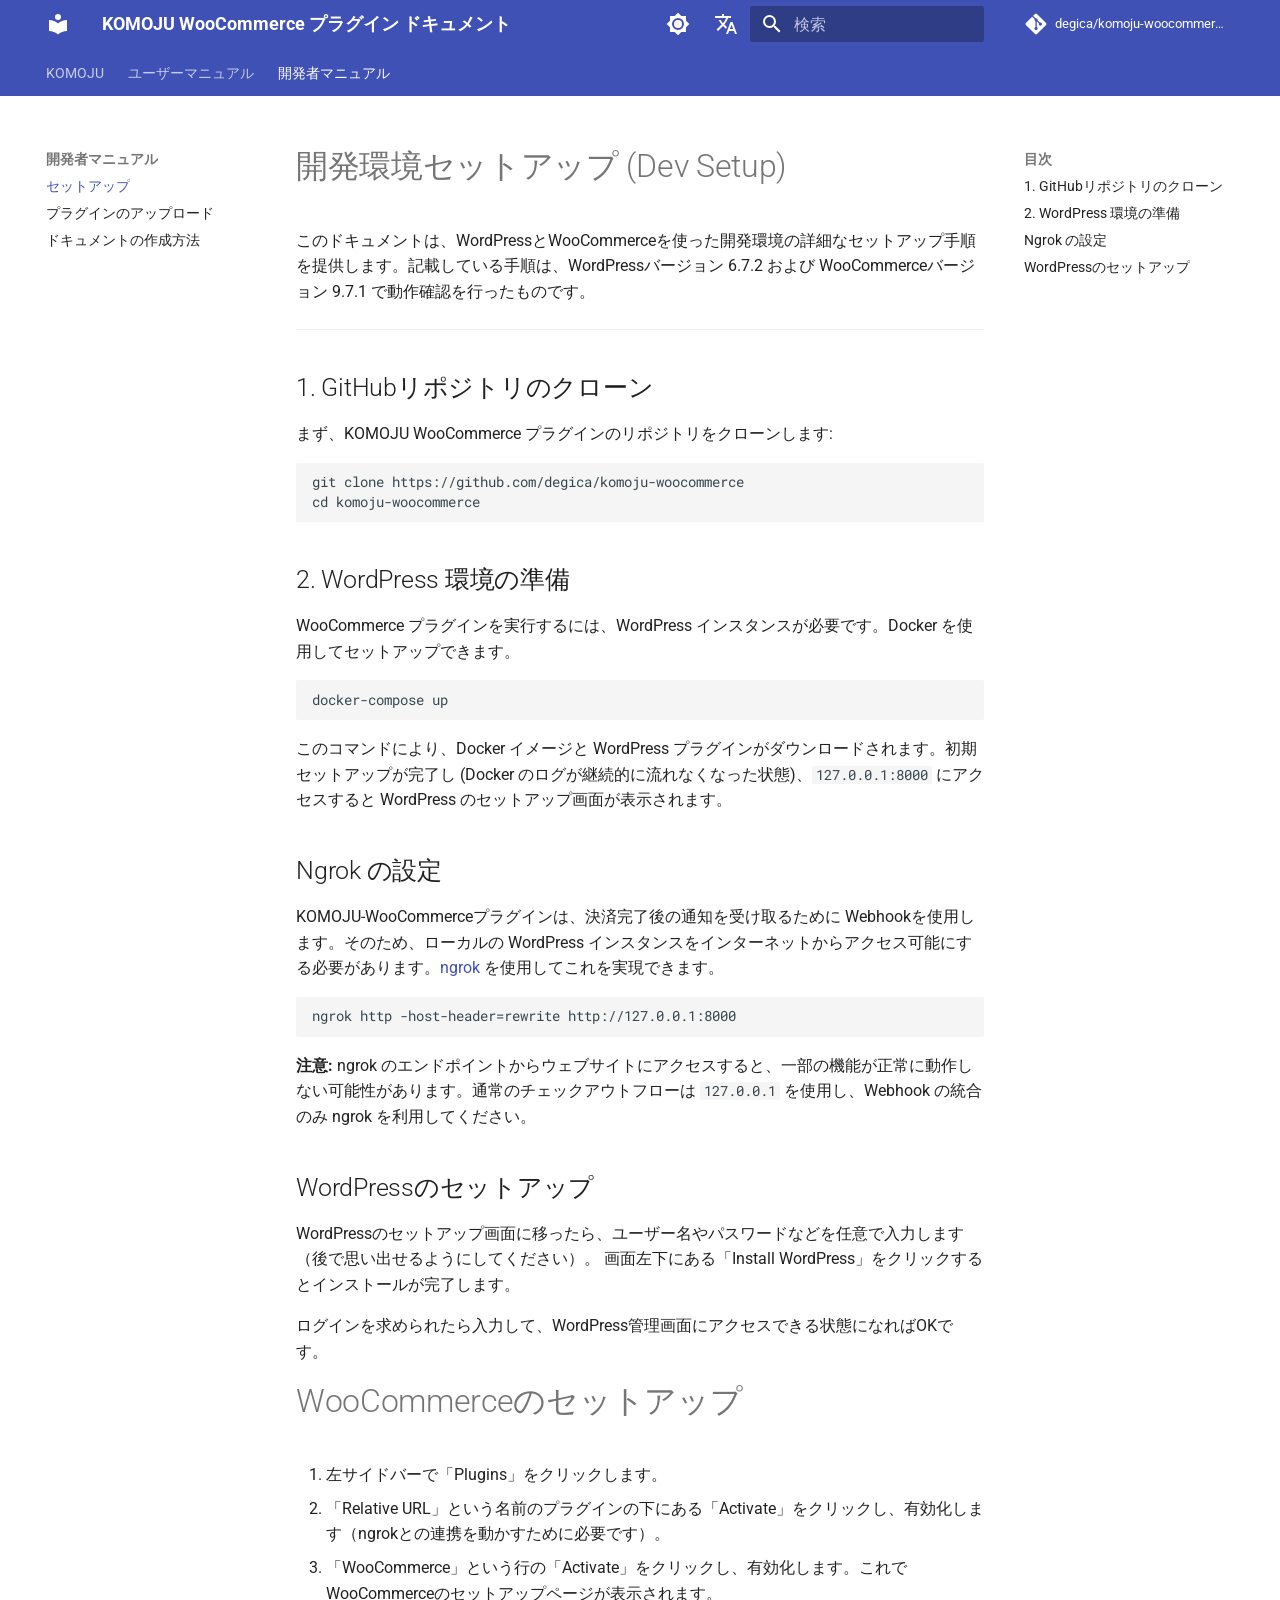
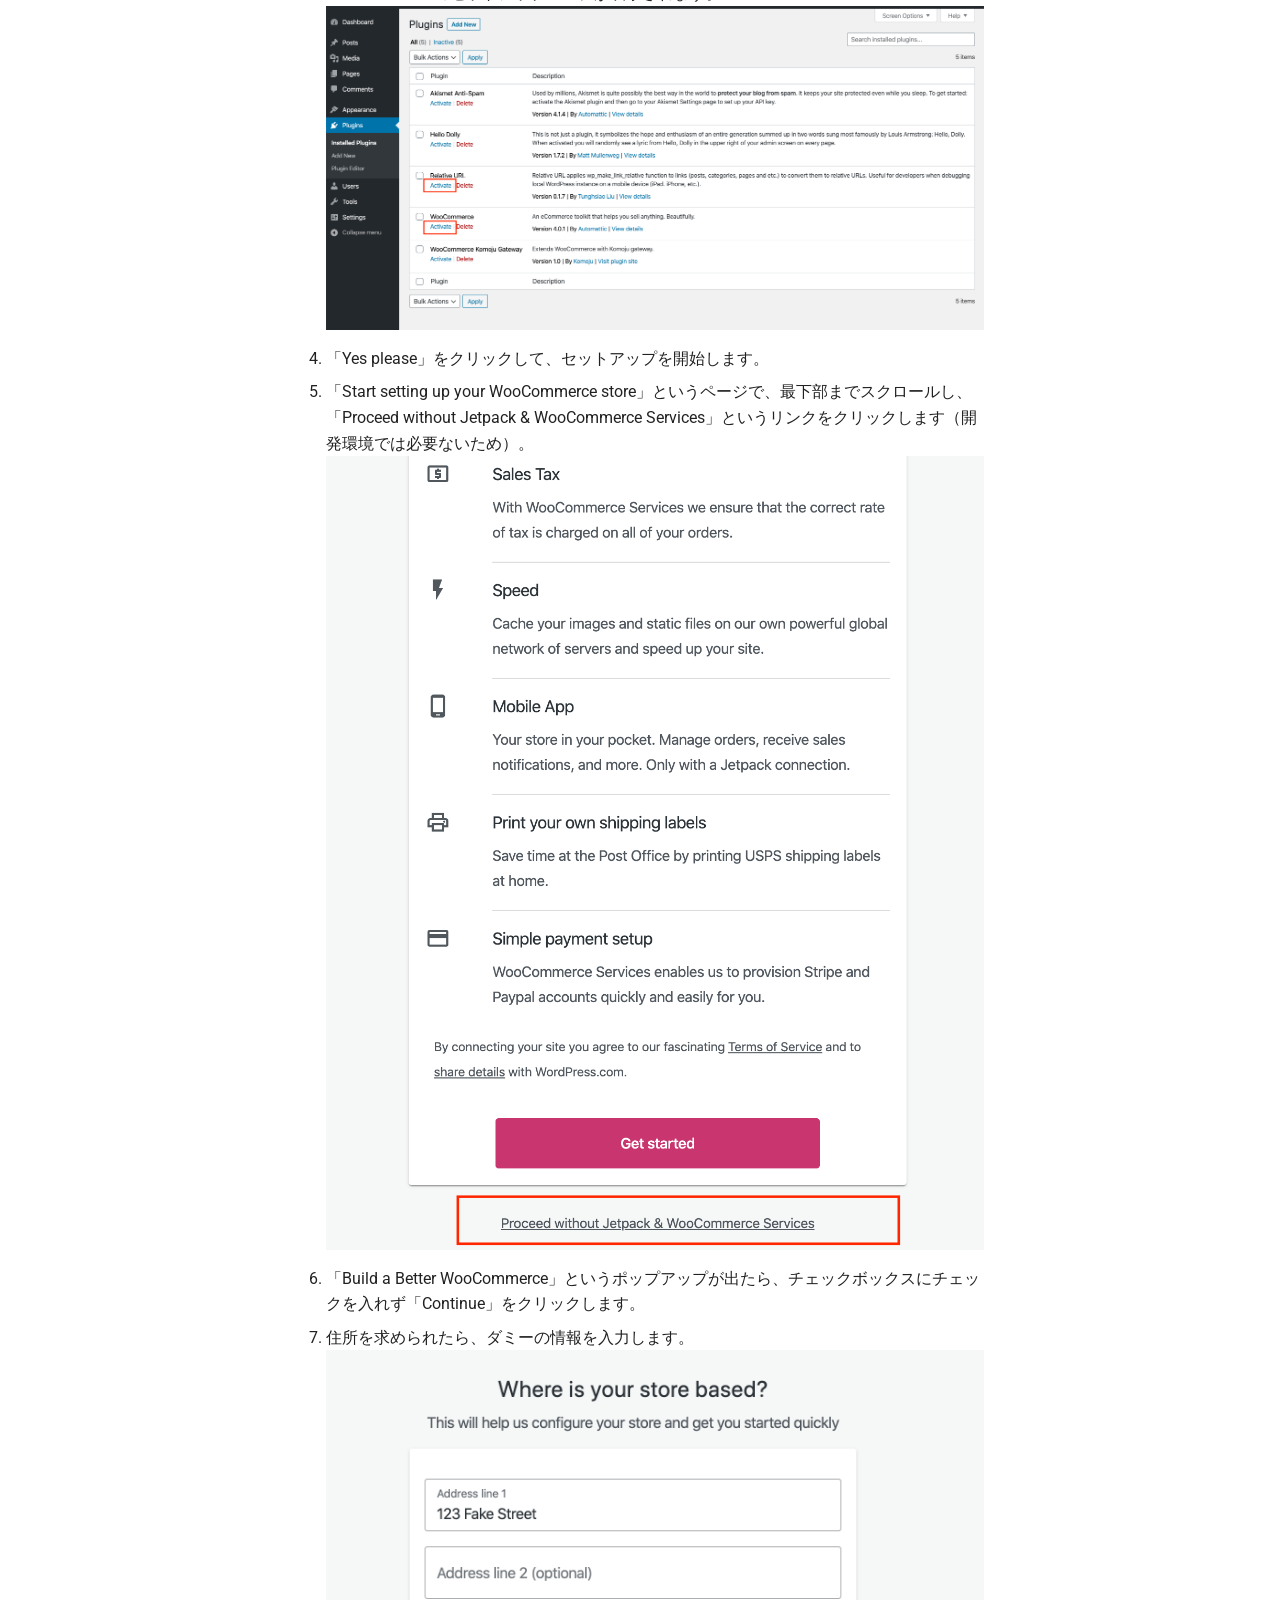
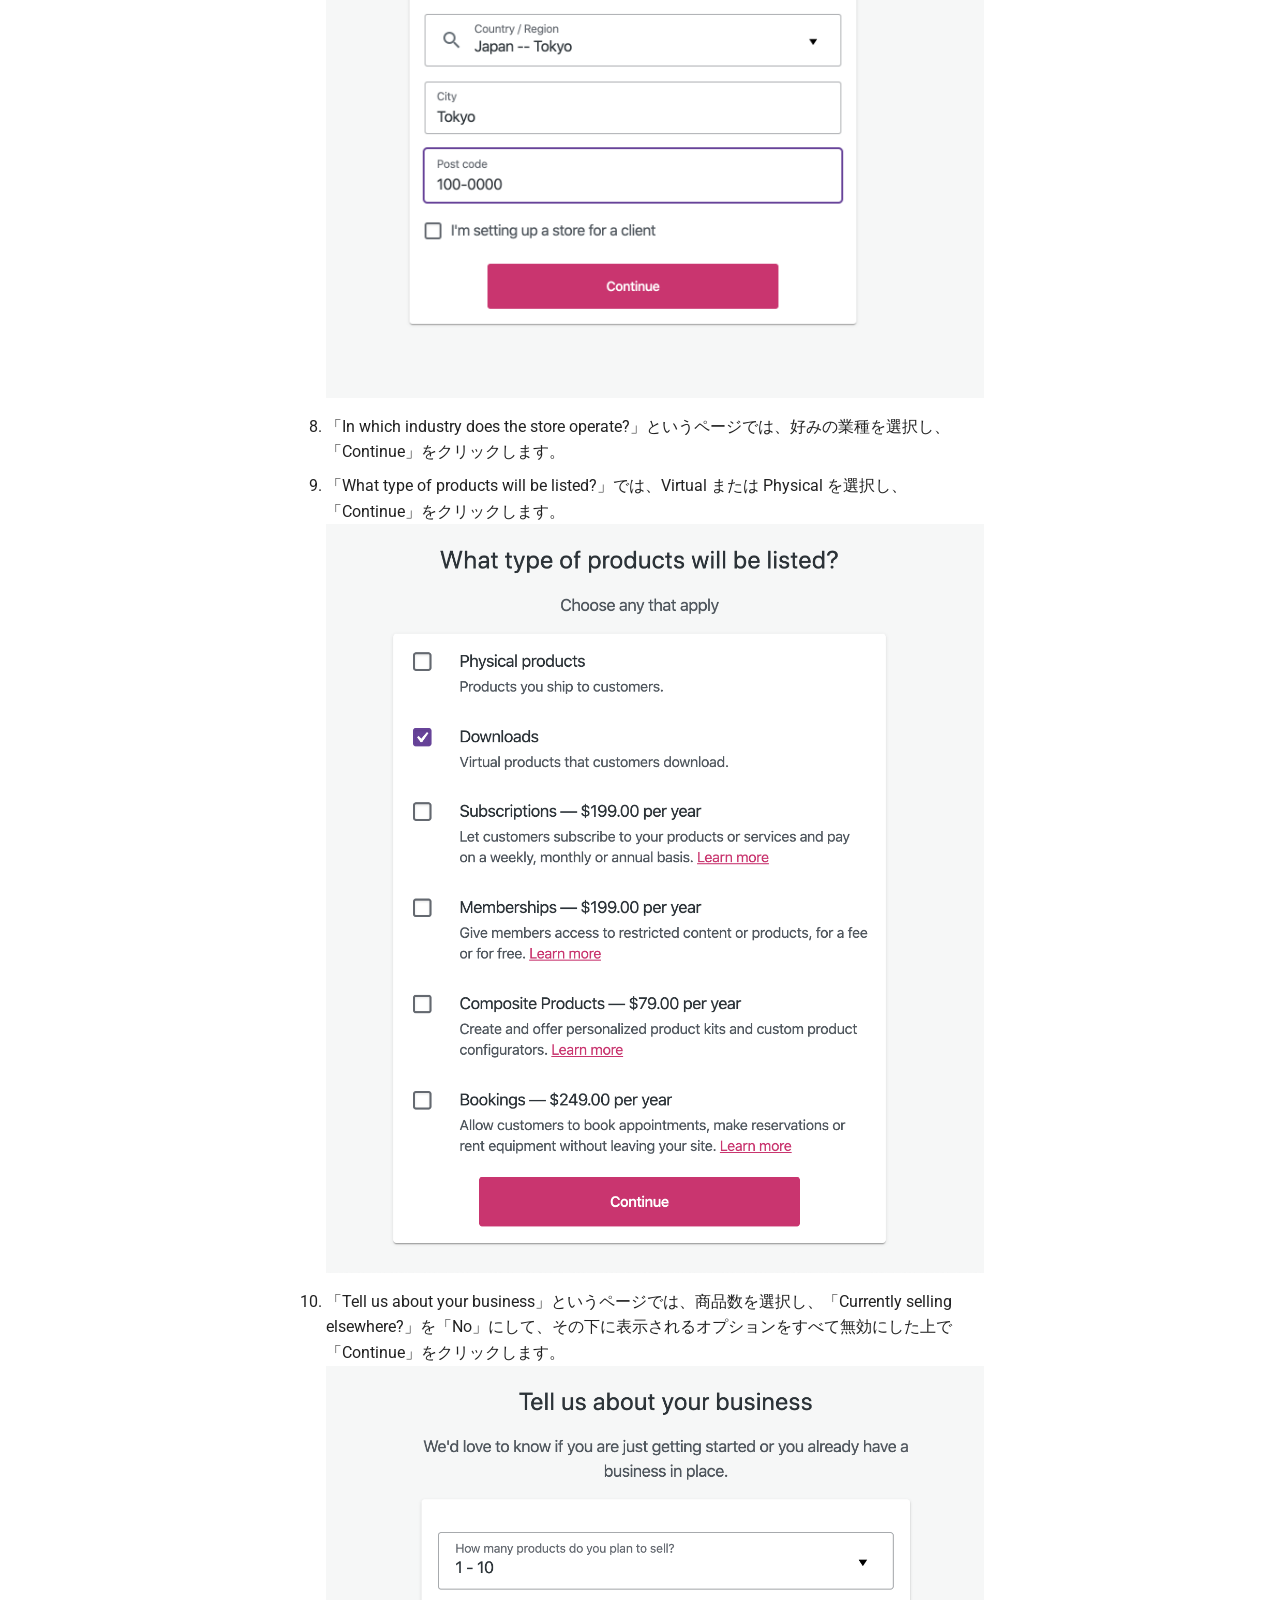
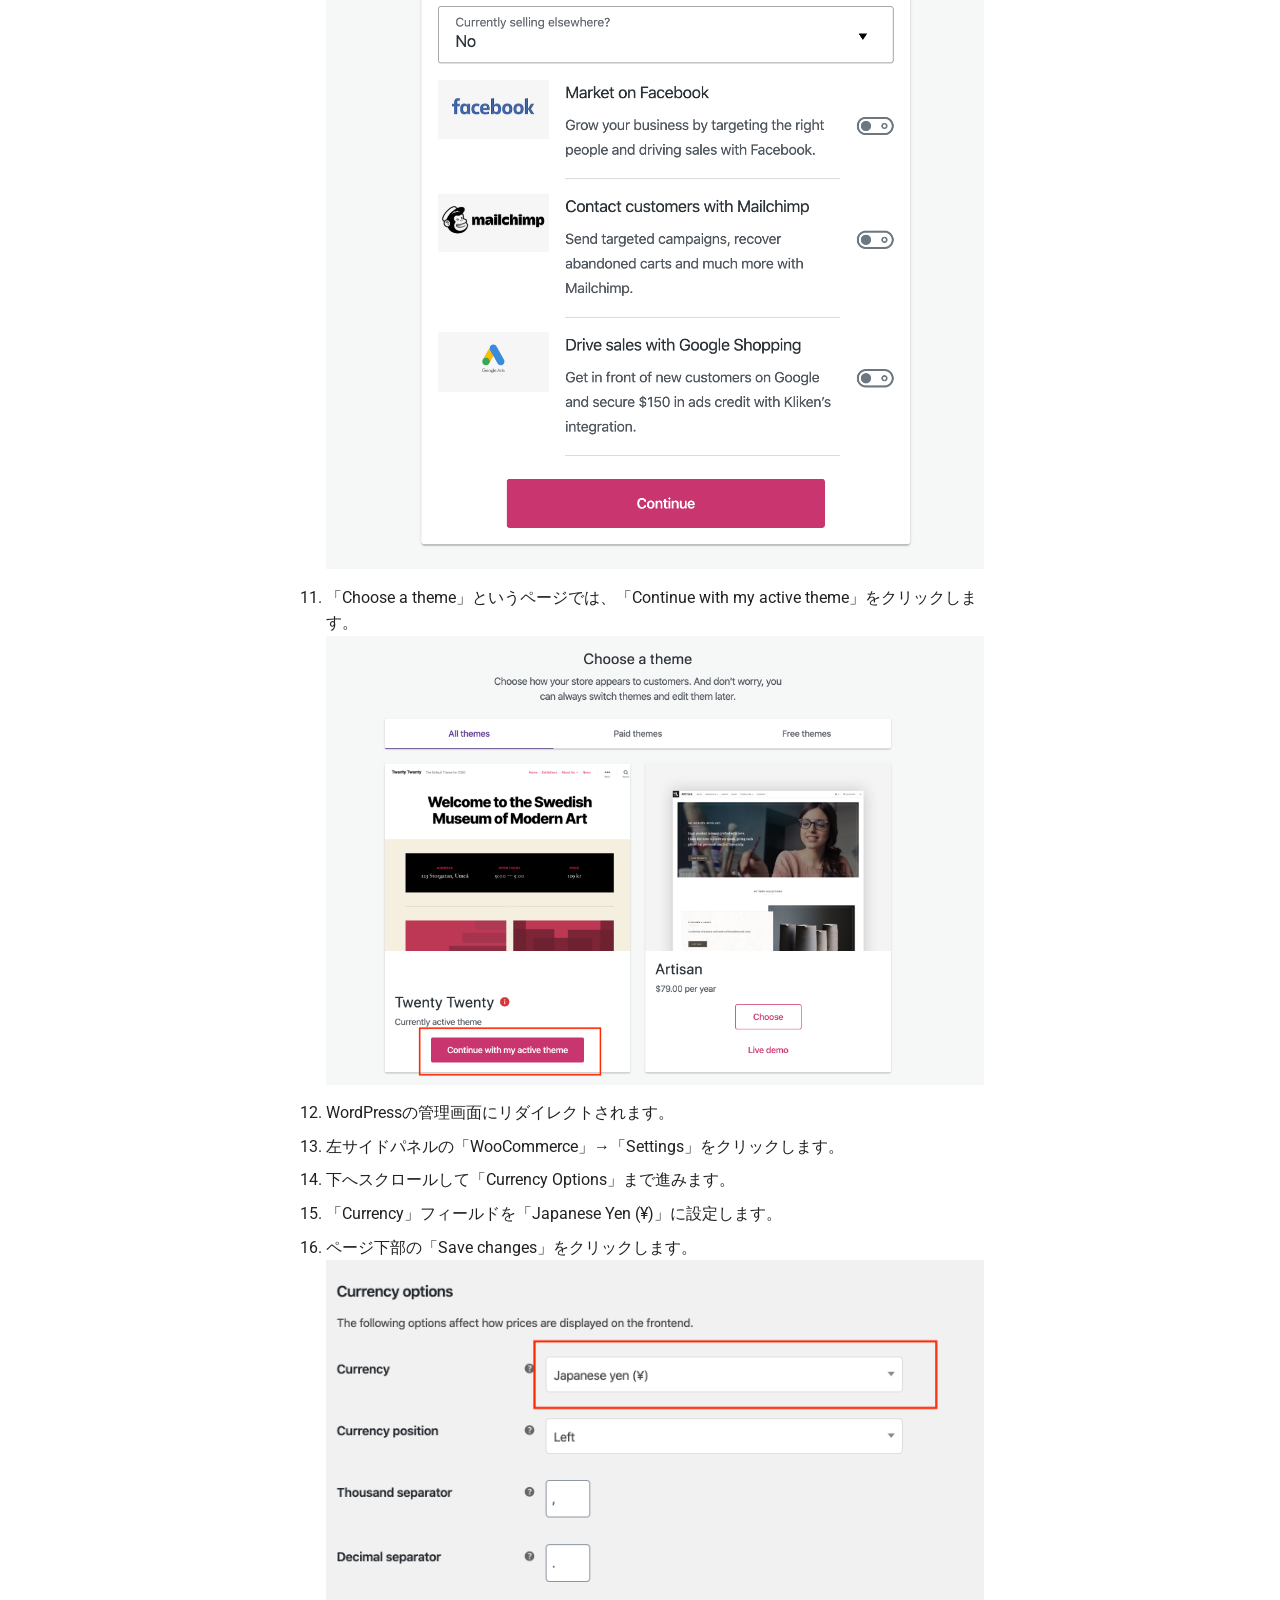
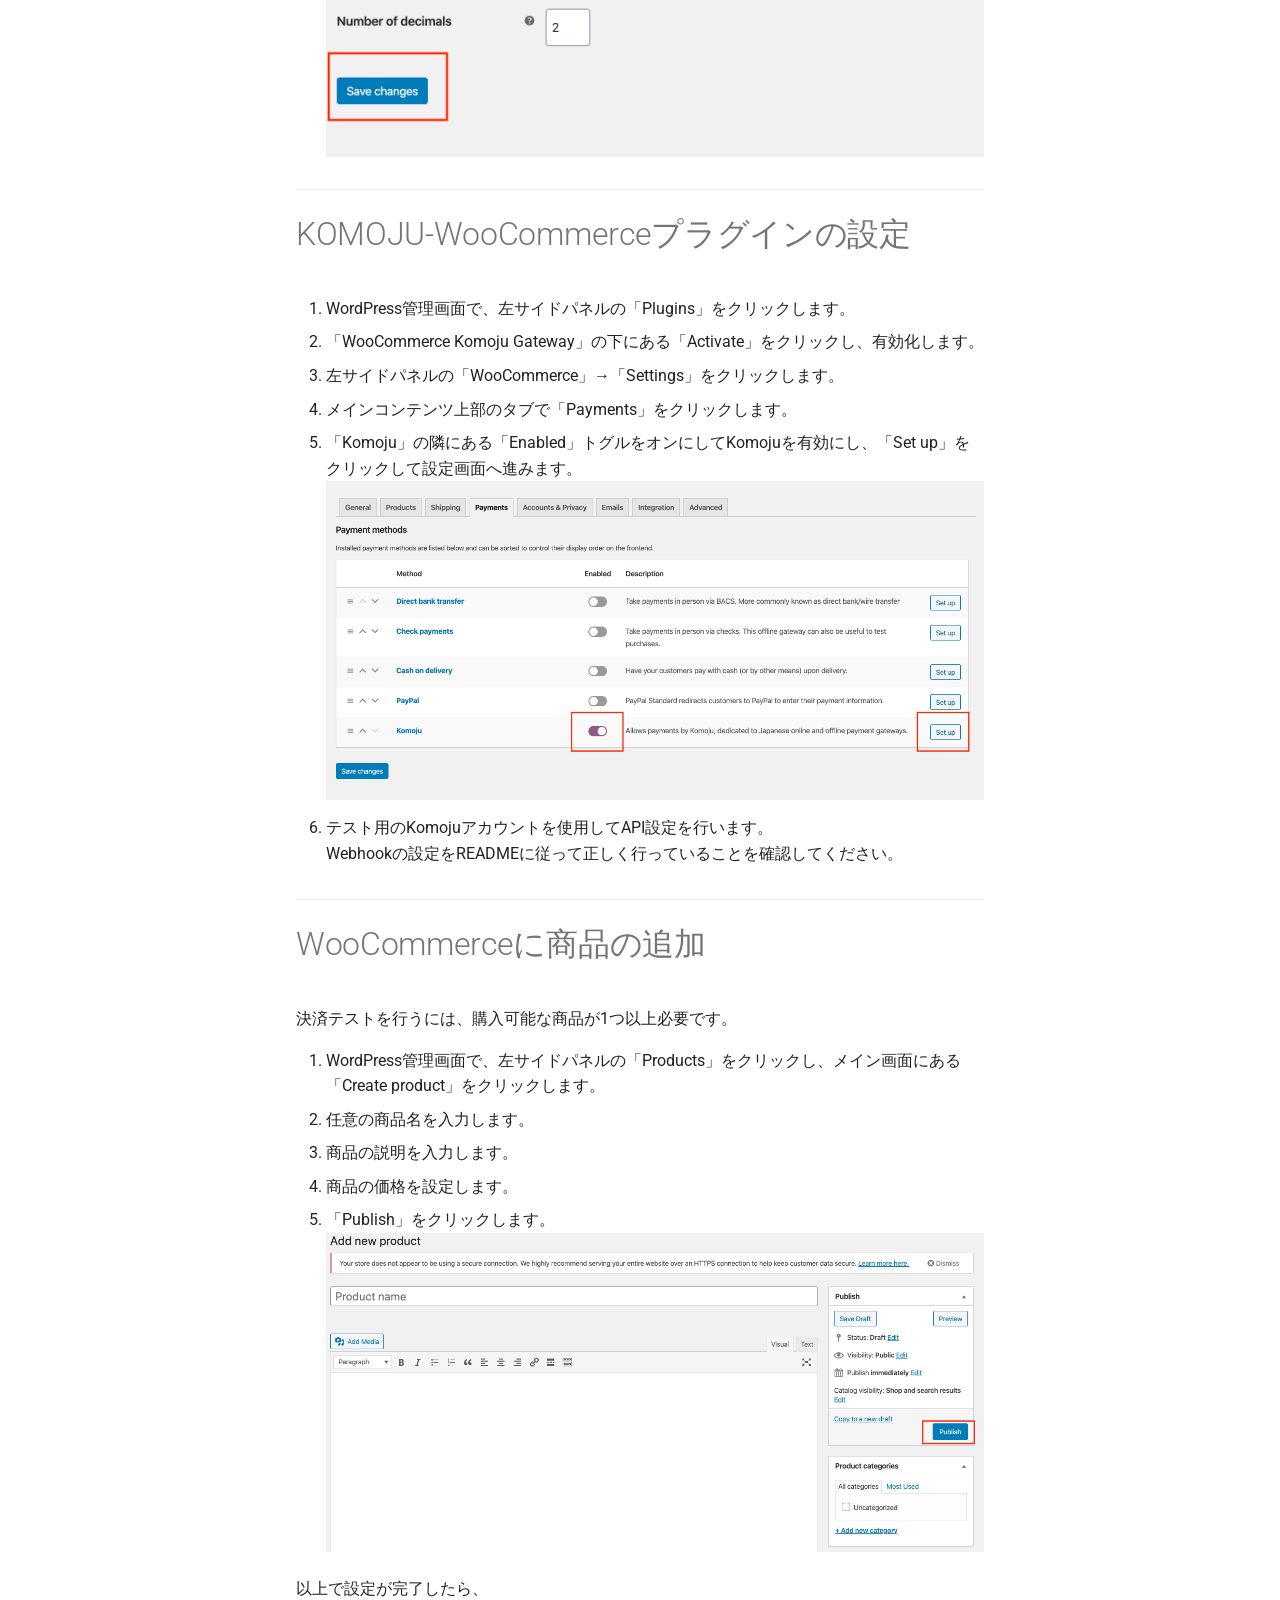
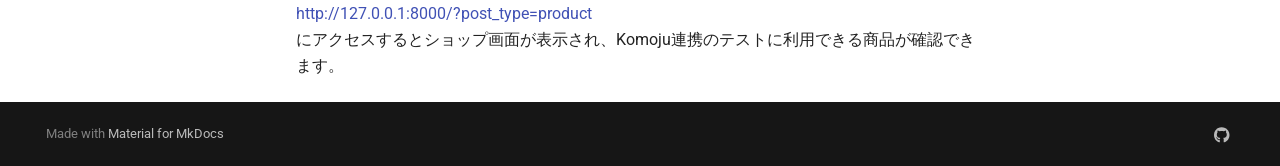
<file: developer_guide/dev_setup/index.html>
<!doctype html>
<html lang="ja" class="no-js">
  <head>
    
      <meta charset="utf-8">
      <meta name="viewport" content="width=device-width,initial-scale=1">
      
      
      
        <link rel="canonical" href="https://tech.degica.com/komoju-woocommerce/developer_guide/dev_setup/">
      
      
        <link rel="prev" href="../../user_guide/getting_started/">
      
      
        <link rel="next" href="../uploading_to_wordpress_store/">
      
      
      <link rel="icon" href="../../assets/images/favicon.png">
      <meta name="generator" content="mkdocs-1.6.1, mkdocs-material-9.6.13">
    
    
      
        <title>セットアップ - KOMOJU WooCommerce プラグイン ドキュメント</title>
      
    
    
      <link rel="stylesheet" href="../../assets/stylesheets/main.342714a4.min.css">
      
        
        <link rel="stylesheet" href="../../assets/stylesheets/palette.06af60db.min.css">
      
      


    
    
      
    
    
      
        
        
        <link rel="preconnect" href="https://fonts.gstatic.com" crossorigin>
        <link rel="stylesheet" href="https://fonts.googleapis.com/css?family=Roboto:300,300i,400,400i,700,700i%7CRoboto+Mono:400,400i,700,700i&display=fallback">
        <style>:root{--md-text-font:"Roboto";--md-code-font:"Roboto Mono"}</style>
      
    
    
    <script>__md_scope=new URL("../..",location),__md_hash=e=>[...e].reduce(((e,_)=>(e<<5)-e+_.charCodeAt(0)),0),__md_get=(e,_=localStorage,t=__md_scope)=>JSON.parse(_.getItem(t.pathname+"."+e)),__md_set=(e,_,t=localStorage,a=__md_scope)=>{try{t.setItem(a.pathname+"."+e,JSON.stringify(_))}catch(e){}}</script>
    
      

    
    
    
  </head>
  
  
    
    
      
    
    
    
    
    <body dir="ltr" data-md-color-scheme="default" data-md-color-primary="indigo" data-md-color-accent="indigo">
  
    
    <input class="md-toggle" data-md-toggle="drawer" type="checkbox" id="__drawer" autocomplete="off">
    <input class="md-toggle" data-md-toggle="search" type="checkbox" id="__search" autocomplete="off">
    <label class="md-overlay" for="__drawer"></label>
    <div data-md-component="skip">
      
        
        <a href="#dev-setup" class="md-skip">
          コンテンツにスキップ
        </a>
      
    </div>
    <div data-md-component="announce">
      
    </div>
    
    
      

<header class="md-header" data-md-component="header">
  <nav class="md-header__inner md-grid" aria-label="ヘッダー">
    <a href="../.." title="KOMOJU WooCommerce プラグイン ドキュメント" class="md-header__button md-logo" aria-label="KOMOJU WooCommerce プラグイン ドキュメント" data-md-component="logo">
      
  
  <svg xmlns="http://www.w3.org/2000/svg" viewBox="0 0 24 24"><path d="M12 8a3 3 0 0 0 3-3 3 3 0 0 0-3-3 3 3 0 0 0-3 3 3 3 0 0 0 3 3m0 3.54C9.64 9.35 6.5 8 3 8v11c3.5 0 6.64 1.35 9 3.54 2.36-2.19 5.5-3.54 9-3.54V8c-3.5 0-6.64 1.35-9 3.54"/></svg>

    </a>
    <label class="md-header__button md-icon" for="__drawer">
      
      <svg xmlns="http://www.w3.org/2000/svg" viewBox="0 0 24 24"><path d="M3 6h18v2H3zm0 5h18v2H3zm0 5h18v2H3z"/></svg>
    </label>
    <div class="md-header__title" data-md-component="header-title">
      <div class="md-header__ellipsis">
        <div class="md-header__topic">
          <span class="md-ellipsis">
            KOMOJU WooCommerce プラグイン ドキュメント
          </span>
        </div>
        <div class="md-header__topic" data-md-component="header-topic">
          <span class="md-ellipsis">
            
              セットアップ
            
          </span>
        </div>
      </div>
    </div>
    
      
        <form class="md-header__option" data-md-component="palette">
  
    
    
    
    <input class="md-option" data-md-color-media="(prefers-color-scheme: light)" data-md-color-scheme="default" data-md-color-primary="indigo" data-md-color-accent="indigo"  aria-label="Switch to dark mode"  type="radio" name="__palette" id="__palette_0">
    
      <label class="md-header__button md-icon" title="Switch to dark mode" for="__palette_1" hidden>
        <svg xmlns="http://www.w3.org/2000/svg" viewBox="0 0 24 24"><path d="M12 8a4 4 0 0 0-4 4 4 4 0 0 0 4 4 4 4 0 0 0 4-4 4 4 0 0 0-4-4m0 10a6 6 0 0 1-6-6 6 6 0 0 1 6-6 6 6 0 0 1 6 6 6 6 0 0 1-6 6m8-9.31V4h-4.69L12 .69 8.69 4H4v4.69L.69 12 4 15.31V20h4.69L12 23.31 15.31 20H20v-4.69L23.31 12z"/></svg>
      </label>
    
  
    
    
    
    <input class="md-option" data-md-color-media="(prefers-color-scheme: dark)" data-md-color-scheme="slate" data-md-color-primary="indigo" data-md-color-accent="indigo"  aria-label="Switch to system preference"  type="radio" name="__palette" id="__palette_1">
    
      <label class="md-header__button md-icon" title="Switch to system preference" for="__palette_0" hidden>
        <svg xmlns="http://www.w3.org/2000/svg" viewBox="0 0 24 24"><path d="M12 18c-.89 0-1.74-.2-2.5-.55C11.56 16.5 13 14.42 13 12s-1.44-4.5-3.5-5.45C10.26 6.2 11.11 6 12 6a6 6 0 0 1 6 6 6 6 0 0 1-6 6m8-9.31V4h-4.69L12 .69 8.69 4H4v4.69L.69 12 4 15.31V20h4.69L12 23.31 15.31 20H20v-4.69L23.31 12z"/></svg>
      </label>
    
  
</form>
      
    
    
      <script>var palette=__md_get("__palette");if(palette&&palette.color){if("(prefers-color-scheme)"===palette.color.media){var media=matchMedia("(prefers-color-scheme: light)"),input=document.querySelector(media.matches?"[data-md-color-media='(prefers-color-scheme: light)']":"[data-md-color-media='(prefers-color-scheme: dark)']");palette.color.media=input.getAttribute("data-md-color-media"),palette.color.scheme=input.getAttribute("data-md-color-scheme"),palette.color.primary=input.getAttribute("data-md-color-primary"),palette.color.accent=input.getAttribute("data-md-color-accent")}for(var[key,value]of Object.entries(palette.color))document.body.setAttribute("data-md-color-"+key,value)}</script>
    
    
      <div class="md-header__option">
  <div class="md-select">
    
    <button class="md-header__button md-icon" aria-label="言語切り替え">
      <svg xmlns="http://www.w3.org/2000/svg" viewBox="0 0 24 24"><path d="m12.87 15.07-2.54-2.51.03-.03A17.5 17.5 0 0 0 14.07 6H17V4h-7V2H8v2H1v2h11.17C11.5 7.92 10.44 9.75 9 11.35 8.07 10.32 7.3 9.19 6.69 8h-2c.73 1.63 1.73 3.17 2.98 4.56l-5.09 5.02L4 19l5-5 3.11 3.11zM18.5 10h-2L12 22h2l1.12-3h4.75L21 22h2zm-2.62 7 1.62-4.33L19.12 17z"/></svg>
    </button>
    <div class="md-select__inner">
      <ul class="md-select__list">
        
          <li class="md-select__item">
            <a href="./" hreflang="ja" class="md-select__link">
              日本語
            </a>
          </li>
        
          <li class="md-select__item">
            <a href="../../en/developer_guide/dev_setup/" hreflang="en" class="md-select__link">
              English
            </a>
          </li>
        
      </ul>
    </div>
  </div>
</div>
    
    
      
      
        <label class="md-header__button md-icon" for="__search">
          
          <svg xmlns="http://www.w3.org/2000/svg" viewBox="0 0 24 24"><path d="M9.5 3A6.5 6.5 0 0 1 16 9.5c0 1.61-.59 3.09-1.56 4.23l.27.27h.79l5 5-1.5 1.5-5-5v-.79l-.27-.27A6.52 6.52 0 0 1 9.5 16 6.5 6.5 0 0 1 3 9.5 6.5 6.5 0 0 1 9.5 3m0 2C7 5 5 7 5 9.5S7 14 9.5 14 14 12 14 9.5 12 5 9.5 5"/></svg>
        </label>
        <div class="md-search" data-md-component="search" role="dialog">
  <label class="md-search__overlay" for="__search"></label>
  <div class="md-search__inner" role="search">
    <form class="md-search__form" name="search">
      <input type="text" class="md-search__input" name="query" aria-label="検索" placeholder="検索" autocapitalize="off" autocorrect="off" autocomplete="off" spellcheck="false" data-md-component="search-query" required>
      <label class="md-search__icon md-icon" for="__search">
        
        <svg xmlns="http://www.w3.org/2000/svg" viewBox="0 0 24 24"><path d="M9.5 3A6.5 6.5 0 0 1 16 9.5c0 1.61-.59 3.09-1.56 4.23l.27.27h.79l5 5-1.5 1.5-5-5v-.79l-.27-.27A6.52 6.52 0 0 1 9.5 16 6.5 6.5 0 0 1 3 9.5 6.5 6.5 0 0 1 9.5 3m0 2C7 5 5 7 5 9.5S7 14 9.5 14 14 12 14 9.5 12 5 9.5 5"/></svg>
        
        <svg xmlns="http://www.w3.org/2000/svg" viewBox="0 0 24 24"><path d="M20 11v2H8l5.5 5.5-1.42 1.42L4.16 12l7.92-7.92L13.5 5.5 8 11z"/></svg>
      </label>
      <nav class="md-search__options" aria-label="検索">
        
        <button type="reset" class="md-search__icon md-icon" title="クリア" aria-label="クリア" tabindex="-1">
          
          <svg xmlns="http://www.w3.org/2000/svg" viewBox="0 0 24 24"><path d="M19 6.41 17.59 5 12 10.59 6.41 5 5 6.41 10.59 12 5 17.59 6.41 19 12 13.41 17.59 19 19 17.59 13.41 12z"/></svg>
        </button>
      </nav>
      
        <div class="md-search__suggest" data-md-component="search-suggest"></div>
      
    </form>
    <div class="md-search__output">
      <div class="md-search__scrollwrap" tabindex="0" data-md-scrollfix>
        <div class="md-search-result" data-md-component="search-result">
          <div class="md-search-result__meta">
            検索を初期化
          </div>
          <ol class="md-search-result__list" role="presentation"></ol>
        </div>
      </div>
    </div>
  </div>
</div>
      
    
    
      <div class="md-header__source">
        <a href="https://github.com/degica/komoju-woocommerce" title="リポジトリへ" class="md-source" data-md-component="source">
  <div class="md-source__icon md-icon">
    
    <svg xmlns="http://www.w3.org/2000/svg" viewBox="0 0 448 512"><!--! Font Awesome Free 6.7.2 by @fontawesome - https://fontawesome.com License - https://fontawesome.com/license/free (Icons: CC BY 4.0, Fonts: SIL OFL 1.1, Code: MIT License) Copyright 2024 Fonticons, Inc.--><path d="M439.55 236.05 244 40.45a28.87 28.87 0 0 0-40.81 0l-40.66 40.63 51.52 51.52c27.06-9.14 52.68 16.77 43.39 43.68l49.66 49.66c34.23-11.8 61.18 31 35.47 56.69-26.49 26.49-70.21-2.87-56-37.34L240.22 199v121.85c25.3 12.54 22.26 41.85 9.08 55a34.34 34.34 0 0 1-48.55 0c-17.57-17.6-11.07-46.91 11.25-56v-123c-20.8-8.51-24.6-30.74-18.64-45L142.57 101 8.45 235.14a28.86 28.86 0 0 0 0 40.81l195.61 195.6a28.86 28.86 0 0 0 40.8 0l194.69-194.69a28.86 28.86 0 0 0 0-40.81"/></svg>
  </div>
  <div class="md-source__repository">
    degica/komoju-woocommerce
  </div>
</a>
      </div>
    
  </nav>
  
</header>
    
    <div class="md-container" data-md-component="container">
      
      
        
          
            
<nav class="md-tabs" aria-label="タブ" data-md-component="tabs">
  <div class="md-grid">
    <ul class="md-tabs__list">
      
        
  
  
  
  
    
    
      <li class="md-tabs__item">
        <a href="../.." class="md-tabs__link">
          
  
  
  KOMOJU

        </a>
      </li>
    
  

      
        
  
  
  
  
    <li class="md-tabs__item">
      <a href="../../user_guide/getting_started/" class="md-tabs__link">
        
  
  
    
  
  ユーザーマニュアル

      </a>
    </li>
  

      
        
  
  
  
    
  
  
    
    
      <li class="md-tabs__item md-tabs__item--active">
        <a href="./" class="md-tabs__link">
          
  
  
  開発者マニュアル

        </a>
      </li>
    
  

      
    </ul>
  </div>
</nav>
          
        
      
      <main class="md-main" data-md-component="main">
        <div class="md-main__inner md-grid">
          
            
              
              <div class="md-sidebar md-sidebar--primary" data-md-component="sidebar" data-md-type="navigation" >
                <div class="md-sidebar__scrollwrap">
                  <div class="md-sidebar__inner">
                    


  


<nav class="md-nav md-nav--primary md-nav--lifted" aria-label="ナビゲーション" data-md-level="0">
  <label class="md-nav__title" for="__drawer">
    <a href="../.." title="KOMOJU WooCommerce プラグイン ドキュメント" class="md-nav__button md-logo" aria-label="KOMOJU WooCommerce プラグイン ドキュメント" data-md-component="logo">
      
  
  <svg xmlns="http://www.w3.org/2000/svg" viewBox="0 0 24 24"><path d="M12 8a3 3 0 0 0 3-3 3 3 0 0 0-3-3 3 3 0 0 0-3 3 3 3 0 0 0 3 3m0 3.54C9.64 9.35 6.5 8 3 8v11c3.5 0 6.64 1.35 9 3.54 2.36-2.19 5.5-3.54 9-3.54V8c-3.5 0-6.64 1.35-9 3.54"/></svg>

    </a>
    KOMOJU WooCommerce プラグイン ドキュメント
  </label>
  
    <div class="md-nav__source">
      <a href="https://github.com/degica/komoju-woocommerce" title="リポジトリへ" class="md-source" data-md-component="source">
  <div class="md-source__icon md-icon">
    
    <svg xmlns="http://www.w3.org/2000/svg" viewBox="0 0 448 512"><!--! Font Awesome Free 6.7.2 by @fontawesome - https://fontawesome.com License - https://fontawesome.com/license/free (Icons: CC BY 4.0, Fonts: SIL OFL 1.1, Code: MIT License) Copyright 2024 Fonticons, Inc.--><path d="M439.55 236.05 244 40.45a28.87 28.87 0 0 0-40.81 0l-40.66 40.63 51.52 51.52c27.06-9.14 52.68 16.77 43.39 43.68l49.66 49.66c34.23-11.8 61.18 31 35.47 56.69-26.49 26.49-70.21-2.87-56-37.34L240.22 199v121.85c25.3 12.54 22.26 41.85 9.08 55a34.34 34.34 0 0 1-48.55 0c-17.57-17.6-11.07-46.91 11.25-56v-123c-20.8-8.51-24.6-30.74-18.64-45L142.57 101 8.45 235.14a28.86 28.86 0 0 0 0 40.81l195.61 195.6a28.86 28.86 0 0 0 40.8 0l194.69-194.69a28.86 28.86 0 0 0 0-40.81"/></svg>
  </div>
  <div class="md-source__repository">
    degica/komoju-woocommerce
  </div>
</a>
    </div>
  
  <ul class="md-nav__list" data-md-scrollfix>
    
      
      
  
  
  
  
    
    
    
    
      
      
    
    
    <li class="md-nav__item md-nav__item--nested">
      
        
        
        <input class="md-nav__toggle md-toggle " type="checkbox" id="__nav_1" >
        
          
          <label class="md-nav__link" for="__nav_1" id="__nav_1_label" tabindex="0">
            
  
  
  <span class="md-ellipsis">
    KOMOJU
    
  </span>
  

            <span class="md-nav__icon md-icon"></span>
          </label>
        
        <nav class="md-nav" data-md-level="1" aria-labelledby="__nav_1_label" aria-expanded="false">
          <label class="md-nav__title" for="__nav_1">
            <span class="md-nav__icon md-icon"></span>
            KOMOJU
          </label>
          <ul class="md-nav__list" data-md-scrollfix>
            
              
                
  
  
  
  
    <li class="md-nav__item">
      <a href="../.." class="md-nav__link">
        
  
  
  <span class="md-ellipsis">
    概要
    
  </span>
  

      </a>
    </li>
  

              
            
              
                
  
  
  
  
    <li class="md-nav__item">
      <a href="../../komoju/benefits/" class="md-nav__link">
        
  
  
  <span class="md-ellipsis">
    メリット
    
  </span>
  

      </a>
    </li>
  

              
            
              
                
  
  
  
  
    <li class="md-nav__item">
      <a href="../../komoju/features/" class="md-nav__link">
        
  
  
  <span class="md-ellipsis">
    機能
    
  </span>
  

      </a>
    </li>
  

              
            
          </ul>
        </nav>
      
    </li>
  

    
      
      
  
  
  
  
    <li class="md-nav__item">
      <a href="../../user_guide/getting_started/" class="md-nav__link">
        
  
  
  <span class="md-ellipsis">
    ユーザーマニュアル
    
  </span>
  

      </a>
    </li>
  

    
      
      
  
  
    
  
  
  
    
    
    
    
      
        
        
      
      
    
    
    <li class="md-nav__item md-nav__item--active md-nav__item--section md-nav__item--nested">
      
        
        
        <input class="md-nav__toggle md-toggle " type="checkbox" id="__nav_3" checked>
        
          
          <label class="md-nav__link" for="__nav_3" id="__nav_3_label" tabindex="">
            
  
  
  <span class="md-ellipsis">
    開発者マニュアル
    
  </span>
  

            <span class="md-nav__icon md-icon"></span>
          </label>
        
        <nav class="md-nav" data-md-level="1" aria-labelledby="__nav_3_label" aria-expanded="true">
          <label class="md-nav__title" for="__nav_3">
            <span class="md-nav__icon md-icon"></span>
            開発者マニュアル
          </label>
          <ul class="md-nav__list" data-md-scrollfix>
            
              
                
  
  
    
  
  
  
    <li class="md-nav__item md-nav__item--active">
      
      <input class="md-nav__toggle md-toggle" type="checkbox" id="__toc">
      
      
        
      
      
        <label class="md-nav__link md-nav__link--active" for="__toc">
          
  
  
  <span class="md-ellipsis">
    セットアップ
    
  </span>
  

          <span class="md-nav__icon md-icon"></span>
        </label>
      
      <a href="./" class="md-nav__link md-nav__link--active">
        
  
  
  <span class="md-ellipsis">
    セットアップ
    
  </span>
  

      </a>
      
        

<nav class="md-nav md-nav--secondary" aria-label="目次">
  
  
  
    
  
  
    <label class="md-nav__title" for="__toc">
      <span class="md-nav__icon md-icon"></span>
      目次
    </label>
    <ul class="md-nav__list" data-md-component="toc" data-md-scrollfix>
      
        <li class="md-nav__item">
  <a href="#1-github" class="md-nav__link">
    <span class="md-ellipsis">
      1. GitHubリポジトリのクローン
    </span>
  </a>
  
</li>
      
        <li class="md-nav__item">
  <a href="#2-wordpress" class="md-nav__link">
    <span class="md-ellipsis">
      2. WordPress 環境の準備
    </span>
  </a>
  
</li>
      
        <li class="md-nav__item">
  <a href="#ngrok" class="md-nav__link">
    <span class="md-ellipsis">
      Ngrok の設定
    </span>
  </a>
  
</li>
      
        <li class="md-nav__item">
  <a href="#wordpress" class="md-nav__link">
    <span class="md-ellipsis">
      WordPressのセットアップ
    </span>
  </a>
  
</li>
      
    </ul>
  
</nav>
      
    </li>
  

              
            
              
                
  
  
  
  
    <li class="md-nav__item">
      <a href="../uploading_to_wordpress_store/" class="md-nav__link">
        
  
  
  <span class="md-ellipsis">
    プラグインのアップロード
    
  </span>
  

      </a>
    </li>
  

              
            
              
                
  
  
  
  
    <li class="md-nav__item">
      <a href="../documenting/" class="md-nav__link">
        
  
  
  <span class="md-ellipsis">
    ドキュメントの作成方法
    
  </span>
  

      </a>
    </li>
  

              
            
          </ul>
        </nav>
      
    </li>
  

    
  </ul>
</nav>
                  </div>
                </div>
              </div>
            
            
              
              <div class="md-sidebar md-sidebar--secondary" data-md-component="sidebar" data-md-type="toc" >
                <div class="md-sidebar__scrollwrap">
                  <div class="md-sidebar__inner">
                    

<nav class="md-nav md-nav--secondary" aria-label="目次">
  
  
  
    
  
  
    <label class="md-nav__title" for="__toc">
      <span class="md-nav__icon md-icon"></span>
      目次
    </label>
    <ul class="md-nav__list" data-md-component="toc" data-md-scrollfix>
      
        <li class="md-nav__item">
  <a href="#1-github" class="md-nav__link">
    <span class="md-ellipsis">
      1. GitHubリポジトリのクローン
    </span>
  </a>
  
</li>
      
        <li class="md-nav__item">
  <a href="#2-wordpress" class="md-nav__link">
    <span class="md-ellipsis">
      2. WordPress 環境の準備
    </span>
  </a>
  
</li>
      
        <li class="md-nav__item">
  <a href="#ngrok" class="md-nav__link">
    <span class="md-ellipsis">
      Ngrok の設定
    </span>
  </a>
  
</li>
      
        <li class="md-nav__item">
  <a href="#wordpress" class="md-nav__link">
    <span class="md-ellipsis">
      WordPressのセットアップ
    </span>
  </a>
  
</li>
      
    </ul>
  
</nav>
                  </div>
                </div>
              </div>
            
          
          
            <div class="md-content" data-md-component="content">
              <article class="md-content__inner md-typeset">
                
                  


  
  


<h1 id="dev-setup">開発環境セットアップ (Dev Setup)</h1>
<p>このドキュメントは、WordPressとWooCommerceを使った開発環境の詳細なセットアップ手順を提供します。記載している手順は、WordPressバージョン 6.7.2 および WooCommerceバージョン 9.7.1 で動作確認を行ったものです。</p>
<hr />
<h2 id="1-github">1. GitHubリポジトリのクローン</h2>
<p>まず、KOMOJU WooCommerce プラグインのリポジトリをクローンします:</p>
<pre><code class="language-sh">git clone https://github.com/degica/komoju-woocommerce
cd komoju-woocommerce
</code></pre>
<h2 id="2-wordpress">2. WordPress 環境の準備</h2>
<p>WooCommerce プラグインを実行するには、WordPress インスタンスが必要です。Docker を使用してセットアップできます。</p>
<pre><code class="language-sh">docker-compose up
</code></pre>
<p>このコマンドにより、Docker イメージと WordPress プラグインがダウンロードされます。初期セットアップが完了し (Docker のログが継続的に流れなくなった状態)、<code>127.0.0.1:8000</code> にアクセスすると WordPress のセットアップ画面が表示されます。</p>
<h2 id="ngrok">Ngrok の設定</h2>
<p>KOMOJU-WooCommerceプラグインは、決済完了後の通知を受け取るために Webhookを使用します。そのため、ローカルの WordPress インスタンスをインターネットからアクセス可能にする必要があります。<a href="https://ngrok.com/">ngrok</a> を使用してこれを実現できます。</p>
<pre><code class="language-sh">ngrok http -host-header=rewrite http://127.0.0.1:8000
</code></pre>
<p><strong>注意:</strong> ngrok のエンドポイントからウェブサイトにアクセスすると、一部の機能が正常に動作しない可能性があります。通常のチェックアウトフローは <code>127.0.0.1</code> を使用し、Webhook の統合のみ ngrok を利用してください。</p>
<h2 id="wordpress">WordPressのセットアップ</h2>
<p>WordPressのセットアップ画面に移ったら、ユーザー名やパスワードなどを任意で入力します（後で思い出せるようにしてください）。
画面左下にある「Install WordPress」をクリックするとインストールが完了します。</p>
<p>ログインを求められたら入力して、WordPress管理画面にアクセスできる状態になればOKです。</p>
<h1 id="woocommerce">WooCommerceのセットアップ</h1>
<ol>
<li>左サイドバーで「Plugins」をクリックします。  </li>
<li>「Relative URL」という名前のプラグインの下にある「Activate」をクリックし、有効化します（ngrokとの連携を動かすために必要です）。  </li>
<li>
<p>「WooCommerce」という行の「Activate」をクリックし、有効化します。これでWooCommerceのセットアップページが表示されます。<br />
<img alt="Activating Plugins" src="../../assets/images/Activate_plugins.png" /></p>
</li>
<li>
<p>「Yes please」をクリックして、セットアップを開始します。  </p>
</li>
<li>
<p>「Start setting up your WooCommerce store」というページで、最下部までスクロールし、「Proceed without Jetpack &amp; WooCommerce Services」というリンクをクリックします（開発環境では必要ないため）。<br />
<img alt="Proceed without Jetpack" src="../../assets/images/Proceed_without_Jetpack.png" /></p>
</li>
<li>
<p>「Build a Better WooCommerce」というポップアップが出たら、チェックボックスにチェックを入れず「Continue」をクリックします。  </p>
</li>
<li>
<p>住所を求められたら、ダミーの情報を入力します。<br />
<img alt="Address setup" src="../../assets/images/Address_setup.png" /></p>
</li>
<li>
<p>「In which industry does the store operate?」というページでは、好みの業種を選択し、「Continue」をクリックします。  </p>
</li>
<li>
<p>「What type of products will be listed?」では、Virtual または Physical を選択し、「Continue」をクリックします。<br />
<img alt="Product types" src="../../assets/images/Product_types.png" /></p>
</li>
<li>
<p>「Tell us about your business」というページでは、商品数を選択し、「Currently selling elsewhere?」を「No」にして、その下に表示されるオプションをすべて無効にした上で「Continue」をクリックします。<br />
<img alt="About the Business" src="../../assets/images/About_the_business.png" /></p>
</li>
<li>
<p>「Choose a theme」というページでは、「Continue with my active theme」をクリックします。<br />
<img alt="Choose a Theme" src="../../assets/images/Choose_a_theme.png" /></p>
</li>
<li>
<p>WordPressの管理画面にリダイレクトされます。  </p>
</li>
<li>左サイドパネルの「WooCommerce」→「Settings」をクリックします。  </li>
<li>下へスクロールして「Currency Options」まで進みます。  </li>
<li>「Currency」フィールドを「Japanese Yen (¥)」に設定します。  </li>
<li>ページ下部の「Save changes」をクリックします。<br />
<img alt="Set currency" src="../../assets/images/Set_currency.png" /></li>
</ol>
<hr />
<h1 id="komoju-woocommerce">KOMOJU-WooCommerceプラグインの設定</h1>
<ol>
<li>WordPress管理画面で、左サイドパネルの「Plugins」をクリックします。  </li>
<li>「WooCommerce Komoju Gateway」の下にある「Activate」をクリックし、有効化します。  </li>
<li>左サイドパネルの「WooCommerce」→「Settings」をクリックします。  </li>
<li>メインコンテンツ上部のタブで「Payments」をクリックします。  </li>
<li>
<p>「Komoju」の隣にある「Enabled」トグルをオンにしてKomojuを有効にし、「Set up」をクリックして設定画面へ進みます。<br />
<img alt="Enable Komoju Plugin" src="../../assets/images/Enable_Komoju_plugin.png" /></p>
</li>
<li>
<p>テスト用のKomojuアカウントを使用してAPI設定を行います。<br />
   Webhookの設定をREADMEに従って正しく行っていることを確認してください。</p>
</li>
</ol>
<hr />
<h1 id="woocommerce_1">WooCommerceに商品の追加</h1>
<p>決済テストを行うには、購入可能な商品が1つ以上必要です。</p>
<ol>
<li>WordPress管理画面で、左サイドパネルの「Products」をクリックし、メイン画面にある「Create product」をクリックします。  </li>
<li>任意の商品名を入力します。  </li>
<li>商品の説明を入力します。  </li>
<li>商品の価格を設定します。  </li>
<li>「Publish」をクリックします。<br />
<img alt="Add a Product" src="../../assets/images/Add_a_product.png" /></li>
</ol>
<p>以上で設定が完了したら、<br />
<a href="http://127.0.0.1:8000/?post_type=product">http://127.0.0.1:8000/?post_type=product</a><br />
にアクセスするとショップ画面が表示され、Komoju連携のテストに利用できる商品が確認できます。</p>












                
              </article>
            </div>
          
          
<script>var target=document.getElementById(location.hash.slice(1));target&&target.name&&(target.checked=target.name.startsWith("__tabbed_"))</script>
        </div>
        
          <button type="button" class="md-top md-icon" data-md-component="top" hidden>
  
  <svg xmlns="http://www.w3.org/2000/svg" viewBox="0 0 24 24"><path d="M13 20h-2V8l-5.5 5.5-1.42-1.42L12 4.16l7.92 7.92-1.42 1.42L13 8z"/></svg>
  ページトップへ戻る
</button>
        
      </main>
      
        <footer class="md-footer">
  
  <div class="md-footer-meta md-typeset">
    <div class="md-footer-meta__inner md-grid">
      <div class="md-copyright">
  
  
    Made with
    <a href="https://squidfunk.github.io/mkdocs-material/" target="_blank" rel="noopener">
      Material for MkDocs
    </a>
  
</div>
      
        <div class="md-social">
  
    
    
    
    
    <a href="https://github.com/degica/komoju-woocommerce" target="_blank" rel="noopener" title="GitHub" class="md-social__link">
      <svg xmlns="http://www.w3.org/2000/svg" viewBox="0 0 496 512"><!--! Font Awesome Free 6.7.2 by @fontawesome - https://fontawesome.com License - https://fontawesome.com/license/free (Icons: CC BY 4.0, Fonts: SIL OFL 1.1, Code: MIT License) Copyright 2024 Fonticons, Inc.--><path d="M165.9 397.4c0 2-2.3 3.6-5.2 3.6-3.3.3-5.6-1.3-5.6-3.6 0-2 2.3-3.6 5.2-3.6 3-.3 5.6 1.3 5.6 3.6m-31.1-4.5c-.7 2 1.3 4.3 4.3 4.9 2.6 1 5.6 0 6.2-2s-1.3-4.3-4.3-5.2c-2.6-.7-5.5.3-6.2 2.3m44.2-1.7c-2.9.7-4.9 2.6-4.6 4.9.3 2 2.9 3.3 5.9 2.6 2.9-.7 4.9-2.6 4.6-4.6-.3-1.9-3-3.2-5.9-2.9M244.8 8C106.1 8 0 113.3 0 252c0 110.9 69.8 205.8 169.5 239.2 12.8 2.3 17.3-5.6 17.3-12.1 0-6.2-.3-40.4-.3-61.4 0 0-70 15-84.7-29.8 0 0-11.4-29.1-27.8-36.6 0 0-22.9-15.7 1.6-15.4 0 0 24.9 2 38.6 25.8 21.9 38.6 58.6 27.5 72.9 20.9 2.3-16 8.8-27.1 16-33.7-55.9-6.2-112.3-14.3-112.3-110.5 0-27.5 7.6-41.3 23.6-58.9-2.6-6.5-11.1-33.3 2.6-67.9 20.9-6.5 69 27 69 27 20-5.6 41.5-8.5 62.8-8.5s42.8 2.9 62.8 8.5c0 0 48.1-33.6 69-27 13.7 34.7 5.2 61.4 2.6 67.9 16 17.7 25.8 31.5 25.8 58.9 0 96.5-58.9 104.2-114.8 110.5 9.2 7.9 17 22.9 17 46.4 0 33.7-.3 75.4-.3 83.6 0 6.5 4.6 14.4 17.3 12.1C428.2 457.8 496 362.9 496 252 496 113.3 383.5 8 244.8 8M97.2 352.9c-1.3 1-1 3.3.7 5.2 1.6 1.6 3.9 2.3 5.2 1 1.3-1 1-3.3-.7-5.2-1.6-1.6-3.9-2.3-5.2-1m-10.8-8.1c-.7 1.3.3 2.9 2.3 3.9 1.6 1 3.6.7 4.3-.7.7-1.3-.3-2.9-2.3-3.9-2-.6-3.6-.3-4.3.7m32.4 35.6c-1.6 1.3-1 4.3 1.3 6.2 2.3 2.3 5.2 2.6 6.5 1 1.3-1.3.7-4.3-1.3-6.2-2.2-2.3-5.2-2.6-6.5-1m-11.4-14.7c-1.6 1-1.6 3.6 0 5.9s4.3 3.3 5.6 2.3c1.6-1.3 1.6-3.9 0-6.2-1.4-2.3-4-3.3-5.6-2"/></svg>
    </a>
  
</div>
      
    </div>
  </div>
</footer>
      
    </div>
    <div class="md-dialog" data-md-component="dialog">
      <div class="md-dialog__inner md-typeset"></div>
    </div>
    
    
    
      
      <script id="__config" type="application/json">{"base": "../..", "features": ["search.suggest", "navigation.tabs", "navigation.top"], "search": "../../assets/javascripts/workers/search.d50fe291.min.js", "tags": null, "translations": {"clipboard.copied": "\u30b3\u30d4\u30fc\u3057\u307e\u3057\u305f", "clipboard.copy": "\u30af\u30ea\u30c3\u30d7\u30dc\u30fc\u30c9\u3078\u30b3\u30d4\u30fc", "search.result.more.one": "\u3053\u306e\u30da\u30fc\u30b8\u5185\u306b\u3082\u30461\u4ef6\u898b\u3064\u304b\u308a\u307e\u3057\u305f", "search.result.more.other": "\u3053\u306e\u30da\u30fc\u30b8\u5185\u306b\u3042\u3068#\u4ef6\u898b\u3064\u304b\u308a\u307e\u3057\u305f", "search.result.none": "\u4f55\u3082\u898b\u3064\u304b\u308a\u307e\u305b\u3093\u3067\u3057\u305f", "search.result.one": "1\u4ef6\u898b\u3064\u304b\u308a\u307e\u3057\u305f", "search.result.other": "#\u4ef6\u898b\u3064\u304b\u308a\u307e\u3057\u305f", "search.result.placeholder": "\u691c\u7d22\u30ad\u30fc\u30ef\u30fc\u30c9\u3092\u5165\u529b\u3057\u3066\u304f\u3060\u3055\u3044", "search.result.term.missing": "\u691c\u7d22\u306b\u542b\u307e\u308c\u306a\u3044", "select.version": "\u30d0\u30fc\u30b8\u30e7\u30f3\u5207\u308a\u66ff\u3048"}, "version": null}</script>
    
    
      <script src="../../assets/javascripts/bundle.13a4f30d.min.js"></script>
      
    
  </body>
</html>
</file>
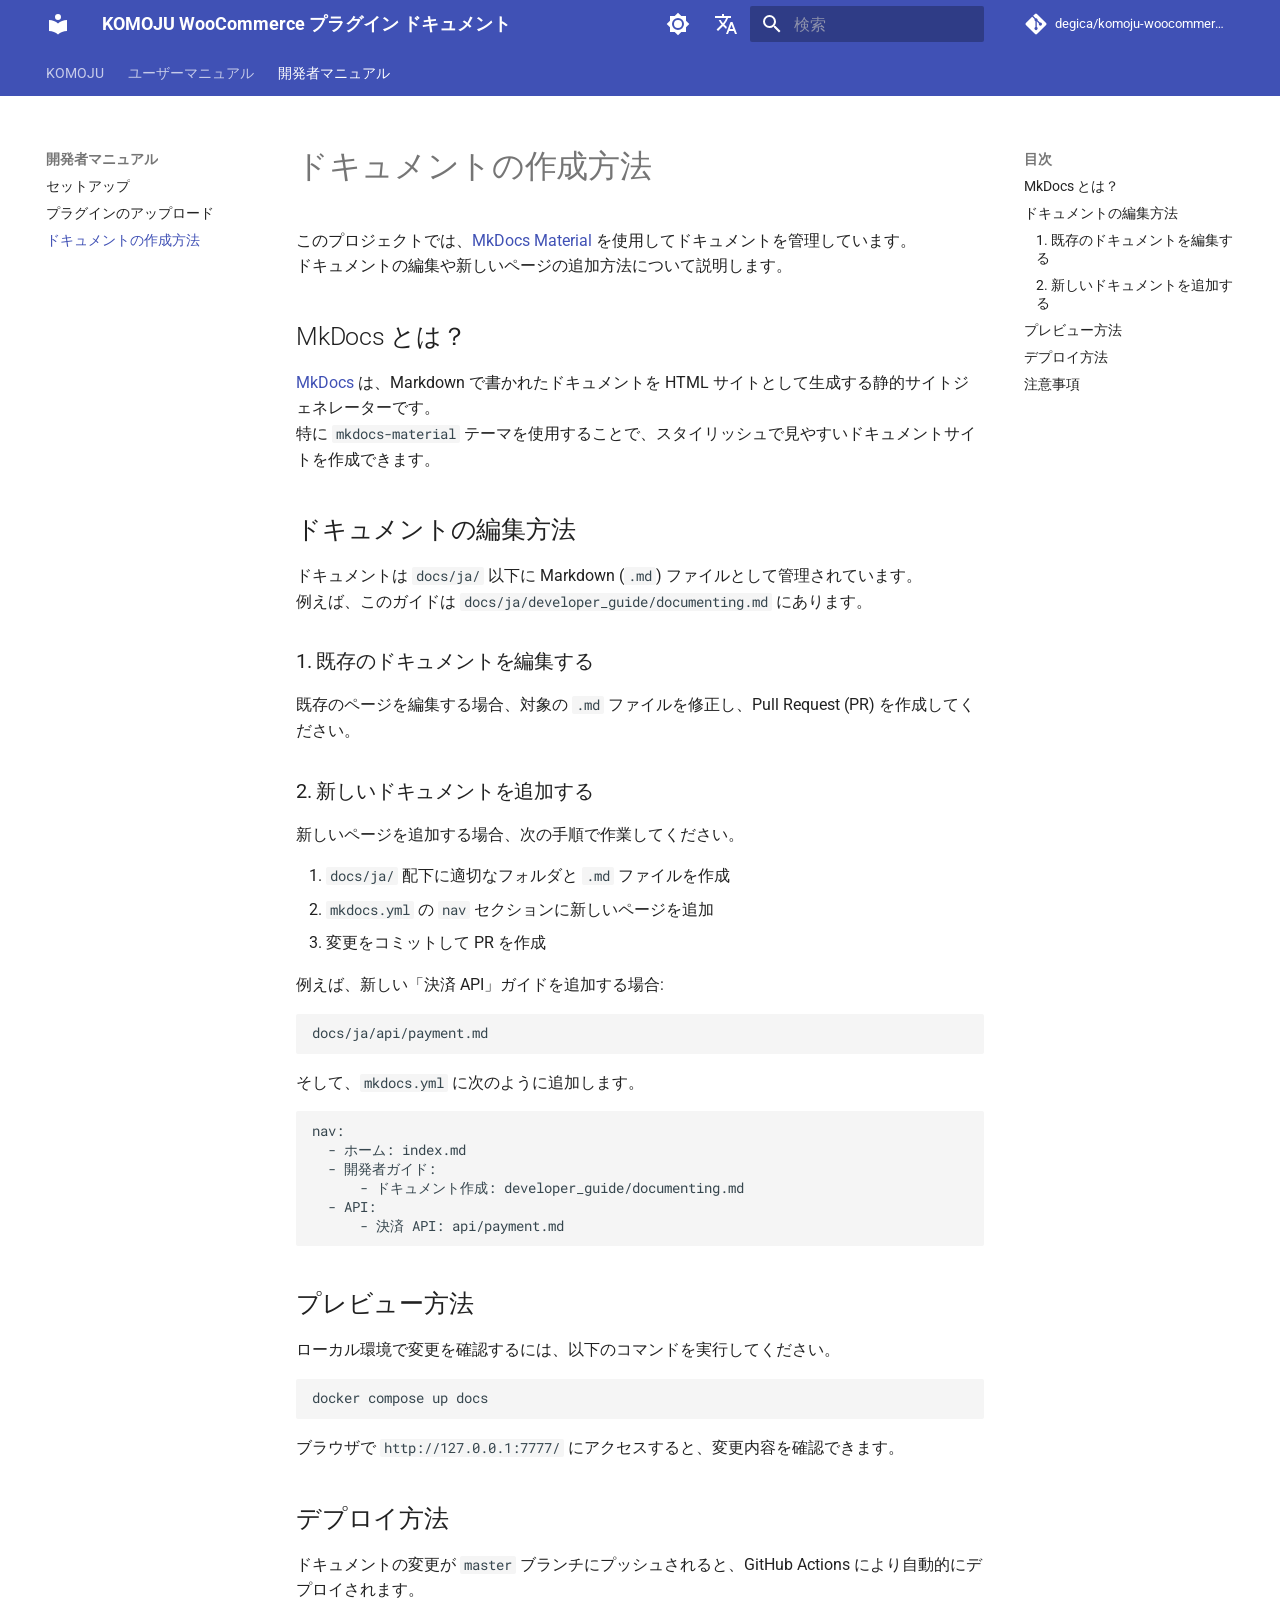
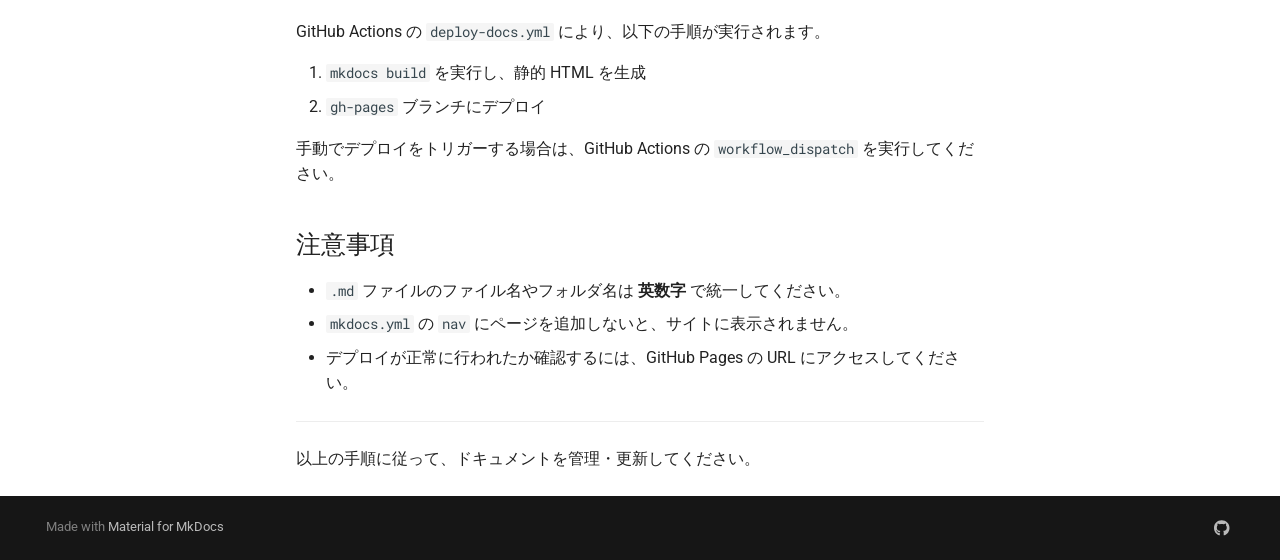
<file: developer_guide/documenting/index.html>
<!doctype html>
<html lang="ja" class="no-js">
  <head>
    
      <meta charset="utf-8">
      <meta name="viewport" content="width=device-width,initial-scale=1">
      
      
      
        <link rel="canonical" href="https://tech.degica.com/komoju-woocommerce/developer_guide/documenting/">
      
      
        <link rel="prev" href="../uploading_to_wordpress_store/">
      
      
      
      <link rel="icon" href="../../assets/images/favicon.png">
      <meta name="generator" content="mkdocs-1.6.1, mkdocs-material-9.6.13">
    
    
      
        <title>ドキュメントの作成方法 - KOMOJU WooCommerce プラグイン ドキュメント</title>
      
    
    
      <link rel="stylesheet" href="../../assets/stylesheets/main.342714a4.min.css">
      
        
        <link rel="stylesheet" href="../../assets/stylesheets/palette.06af60db.min.css">
      
      


    
    
      
    
    
      
        
        
        <link rel="preconnect" href="https://fonts.gstatic.com" crossorigin>
        <link rel="stylesheet" href="https://fonts.googleapis.com/css?family=Roboto:300,300i,400,400i,700,700i%7CRoboto+Mono:400,400i,700,700i&display=fallback">
        <style>:root{--md-text-font:"Roboto";--md-code-font:"Roboto Mono"}</style>
      
    
    
    <script>__md_scope=new URL("../..",location),__md_hash=e=>[...e].reduce(((e,_)=>(e<<5)-e+_.charCodeAt(0)),0),__md_get=(e,_=localStorage,t=__md_scope)=>JSON.parse(_.getItem(t.pathname+"."+e)),__md_set=(e,_,t=localStorage,a=__md_scope)=>{try{t.setItem(a.pathname+"."+e,JSON.stringify(_))}catch(e){}}</script>
    
      

    
    
    
  </head>
  
  
    
    
      
    
    
    
    
    <body dir="ltr" data-md-color-scheme="default" data-md-color-primary="indigo" data-md-color-accent="indigo">
  
    
    <input class="md-toggle" data-md-toggle="drawer" type="checkbox" id="__drawer" autocomplete="off">
    <input class="md-toggle" data-md-toggle="search" type="checkbox" id="__search" autocomplete="off">
    <label class="md-overlay" for="__drawer"></label>
    <div data-md-component="skip">
      
        
        <a href="#_1" class="md-skip">
          コンテンツにスキップ
        </a>
      
    </div>
    <div data-md-component="announce">
      
    </div>
    
    
      

<header class="md-header" data-md-component="header">
  <nav class="md-header__inner md-grid" aria-label="ヘッダー">
    <a href="../.." title="KOMOJU WooCommerce プラグイン ドキュメント" class="md-header__button md-logo" aria-label="KOMOJU WooCommerce プラグイン ドキュメント" data-md-component="logo">
      
  
  <svg xmlns="http://www.w3.org/2000/svg" viewBox="0 0 24 24"><path d="M12 8a3 3 0 0 0 3-3 3 3 0 0 0-3-3 3 3 0 0 0-3 3 3 3 0 0 0 3 3m0 3.54C9.64 9.35 6.5 8 3 8v11c3.5 0 6.64 1.35 9 3.54 2.36-2.19 5.5-3.54 9-3.54V8c-3.5 0-6.64 1.35-9 3.54"/></svg>

    </a>
    <label class="md-header__button md-icon" for="__drawer">
      
      <svg xmlns="http://www.w3.org/2000/svg" viewBox="0 0 24 24"><path d="M3 6h18v2H3zm0 5h18v2H3zm0 5h18v2H3z"/></svg>
    </label>
    <div class="md-header__title" data-md-component="header-title">
      <div class="md-header__ellipsis">
        <div class="md-header__topic">
          <span class="md-ellipsis">
            KOMOJU WooCommerce プラグイン ドキュメント
          </span>
        </div>
        <div class="md-header__topic" data-md-component="header-topic">
          <span class="md-ellipsis">
            
              ドキュメントの作成方法
            
          </span>
        </div>
      </div>
    </div>
    
      
        <form class="md-header__option" data-md-component="palette">
  
    
    
    
    <input class="md-option" data-md-color-media="(prefers-color-scheme: light)" data-md-color-scheme="default" data-md-color-primary="indigo" data-md-color-accent="indigo"  aria-label="Switch to dark mode"  type="radio" name="__palette" id="__palette_0">
    
      <label class="md-header__button md-icon" title="Switch to dark mode" for="__palette_1" hidden>
        <svg xmlns="http://www.w3.org/2000/svg" viewBox="0 0 24 24"><path d="M12 8a4 4 0 0 0-4 4 4 4 0 0 0 4 4 4 4 0 0 0 4-4 4 4 0 0 0-4-4m0 10a6 6 0 0 1-6-6 6 6 0 0 1 6-6 6 6 0 0 1 6 6 6 6 0 0 1-6 6m8-9.31V4h-4.69L12 .69 8.69 4H4v4.69L.69 12 4 15.31V20h4.69L12 23.31 15.31 20H20v-4.69L23.31 12z"/></svg>
      </label>
    
  
    
    
    
    <input class="md-option" data-md-color-media="(prefers-color-scheme: dark)" data-md-color-scheme="slate" data-md-color-primary="indigo" data-md-color-accent="indigo"  aria-label="Switch to system preference"  type="radio" name="__palette" id="__palette_1">
    
      <label class="md-header__button md-icon" title="Switch to system preference" for="__palette_0" hidden>
        <svg xmlns="http://www.w3.org/2000/svg" viewBox="0 0 24 24"><path d="M12 18c-.89 0-1.74-.2-2.5-.55C11.56 16.5 13 14.42 13 12s-1.44-4.5-3.5-5.45C10.26 6.2 11.11 6 12 6a6 6 0 0 1 6 6 6 6 0 0 1-6 6m8-9.31V4h-4.69L12 .69 8.69 4H4v4.69L.69 12 4 15.31V20h4.69L12 23.31 15.31 20H20v-4.69L23.31 12z"/></svg>
      </label>
    
  
</form>
      
    
    
      <script>var palette=__md_get("__palette");if(palette&&palette.color){if("(prefers-color-scheme)"===palette.color.media){var media=matchMedia("(prefers-color-scheme: light)"),input=document.querySelector(media.matches?"[data-md-color-media='(prefers-color-scheme: light)']":"[data-md-color-media='(prefers-color-scheme: dark)']");palette.color.media=input.getAttribute("data-md-color-media"),palette.color.scheme=input.getAttribute("data-md-color-scheme"),palette.color.primary=input.getAttribute("data-md-color-primary"),palette.color.accent=input.getAttribute("data-md-color-accent")}for(var[key,value]of Object.entries(palette.color))document.body.setAttribute("data-md-color-"+key,value)}</script>
    
    
      <div class="md-header__option">
  <div class="md-select">
    
    <button class="md-header__button md-icon" aria-label="言語切り替え">
      <svg xmlns="http://www.w3.org/2000/svg" viewBox="0 0 24 24"><path d="m12.87 15.07-2.54-2.51.03-.03A17.5 17.5 0 0 0 14.07 6H17V4h-7V2H8v2H1v2h11.17C11.5 7.92 10.44 9.75 9 11.35 8.07 10.32 7.3 9.19 6.69 8h-2c.73 1.63 1.73 3.17 2.98 4.56l-5.09 5.02L4 19l5-5 3.11 3.11zM18.5 10h-2L12 22h2l1.12-3h4.75L21 22h2zm-2.62 7 1.62-4.33L19.12 17z"/></svg>
    </button>
    <div class="md-select__inner">
      <ul class="md-select__list">
        
          <li class="md-select__item">
            <a href="./" hreflang="ja" class="md-select__link">
              日本語
            </a>
          </li>
        
          <li class="md-select__item">
            <a href="../../en/developer_guide/documenting/" hreflang="en" class="md-select__link">
              English
            </a>
          </li>
        
      </ul>
    </div>
  </div>
</div>
    
    
      
      
        <label class="md-header__button md-icon" for="__search">
          
          <svg xmlns="http://www.w3.org/2000/svg" viewBox="0 0 24 24"><path d="M9.5 3A6.5 6.5 0 0 1 16 9.5c0 1.61-.59 3.09-1.56 4.23l.27.27h.79l5 5-1.5 1.5-5-5v-.79l-.27-.27A6.52 6.52 0 0 1 9.5 16 6.5 6.5 0 0 1 3 9.5 6.5 6.5 0 0 1 9.5 3m0 2C7 5 5 7 5 9.5S7 14 9.5 14 14 12 14 9.5 12 5 9.5 5"/></svg>
        </label>
        <div class="md-search" data-md-component="search" role="dialog">
  <label class="md-search__overlay" for="__search"></label>
  <div class="md-search__inner" role="search">
    <form class="md-search__form" name="search">
      <input type="text" class="md-search__input" name="query" aria-label="検索" placeholder="検索" autocapitalize="off" autocorrect="off" autocomplete="off" spellcheck="false" data-md-component="search-query" required>
      <label class="md-search__icon md-icon" for="__search">
        
        <svg xmlns="http://www.w3.org/2000/svg" viewBox="0 0 24 24"><path d="M9.5 3A6.5 6.5 0 0 1 16 9.5c0 1.61-.59 3.09-1.56 4.23l.27.27h.79l5 5-1.5 1.5-5-5v-.79l-.27-.27A6.52 6.52 0 0 1 9.5 16 6.5 6.5 0 0 1 3 9.5 6.5 6.5 0 0 1 9.5 3m0 2C7 5 5 7 5 9.5S7 14 9.5 14 14 12 14 9.5 12 5 9.5 5"/></svg>
        
        <svg xmlns="http://www.w3.org/2000/svg" viewBox="0 0 24 24"><path d="M20 11v2H8l5.5 5.5-1.42 1.42L4.16 12l7.92-7.92L13.5 5.5 8 11z"/></svg>
      </label>
      <nav class="md-search__options" aria-label="検索">
        
        <button type="reset" class="md-search__icon md-icon" title="クリア" aria-label="クリア" tabindex="-1">
          
          <svg xmlns="http://www.w3.org/2000/svg" viewBox="0 0 24 24"><path d="M19 6.41 17.59 5 12 10.59 6.41 5 5 6.41 10.59 12 5 17.59 6.41 19 12 13.41 17.59 19 19 17.59 13.41 12z"/></svg>
        </button>
      </nav>
      
        <div class="md-search__suggest" data-md-component="search-suggest"></div>
      
    </form>
    <div class="md-search__output">
      <div class="md-search__scrollwrap" tabindex="0" data-md-scrollfix>
        <div class="md-search-result" data-md-component="search-result">
          <div class="md-search-result__meta">
            検索を初期化
          </div>
          <ol class="md-search-result__list" role="presentation"></ol>
        </div>
      </div>
    </div>
  </div>
</div>
      
    
    
      <div class="md-header__source">
        <a href="https://github.com/degica/komoju-woocommerce" title="リポジトリへ" class="md-source" data-md-component="source">
  <div class="md-source__icon md-icon">
    
    <svg xmlns="http://www.w3.org/2000/svg" viewBox="0 0 448 512"><!--! Font Awesome Free 6.7.2 by @fontawesome - https://fontawesome.com License - https://fontawesome.com/license/free (Icons: CC BY 4.0, Fonts: SIL OFL 1.1, Code: MIT License) Copyright 2024 Fonticons, Inc.--><path d="M439.55 236.05 244 40.45a28.87 28.87 0 0 0-40.81 0l-40.66 40.63 51.52 51.52c27.06-9.14 52.68 16.77 43.39 43.68l49.66 49.66c34.23-11.8 61.18 31 35.47 56.69-26.49 26.49-70.21-2.87-56-37.34L240.22 199v121.85c25.3 12.54 22.26 41.85 9.08 55a34.34 34.34 0 0 1-48.55 0c-17.57-17.6-11.07-46.91 11.25-56v-123c-20.8-8.51-24.6-30.74-18.64-45L142.57 101 8.45 235.14a28.86 28.86 0 0 0 0 40.81l195.61 195.6a28.86 28.86 0 0 0 40.8 0l194.69-194.69a28.86 28.86 0 0 0 0-40.81"/></svg>
  </div>
  <div class="md-source__repository">
    degica/komoju-woocommerce
  </div>
</a>
      </div>
    
  </nav>
  
</header>
    
    <div class="md-container" data-md-component="container">
      
      
        
          
            
<nav class="md-tabs" aria-label="タブ" data-md-component="tabs">
  <div class="md-grid">
    <ul class="md-tabs__list">
      
        
  
  
  
  
    
    
      <li class="md-tabs__item">
        <a href="../.." class="md-tabs__link">
          
  
  
  KOMOJU

        </a>
      </li>
    
  

      
        
  
  
  
  
    <li class="md-tabs__item">
      <a href="../../user_guide/getting_started/" class="md-tabs__link">
        
  
  
    
  
  ユーザーマニュアル

      </a>
    </li>
  

      
        
  
  
  
    
  
  
    
    
      <li class="md-tabs__item md-tabs__item--active">
        <a href="../dev_setup/" class="md-tabs__link">
          
  
  
  開発者マニュアル

        </a>
      </li>
    
  

      
    </ul>
  </div>
</nav>
          
        
      
      <main class="md-main" data-md-component="main">
        <div class="md-main__inner md-grid">
          
            
              
              <div class="md-sidebar md-sidebar--primary" data-md-component="sidebar" data-md-type="navigation" >
                <div class="md-sidebar__scrollwrap">
                  <div class="md-sidebar__inner">
                    


  


<nav class="md-nav md-nav--primary md-nav--lifted" aria-label="ナビゲーション" data-md-level="0">
  <label class="md-nav__title" for="__drawer">
    <a href="../.." title="KOMOJU WooCommerce プラグイン ドキュメント" class="md-nav__button md-logo" aria-label="KOMOJU WooCommerce プラグイン ドキュメント" data-md-component="logo">
      
  
  <svg xmlns="http://www.w3.org/2000/svg" viewBox="0 0 24 24"><path d="M12 8a3 3 0 0 0 3-3 3 3 0 0 0-3-3 3 3 0 0 0-3 3 3 3 0 0 0 3 3m0 3.54C9.64 9.35 6.5 8 3 8v11c3.5 0 6.64 1.35 9 3.54 2.36-2.19 5.5-3.54 9-3.54V8c-3.5 0-6.64 1.35-9 3.54"/></svg>

    </a>
    KOMOJU WooCommerce プラグイン ドキュメント
  </label>
  
    <div class="md-nav__source">
      <a href="https://github.com/degica/komoju-woocommerce" title="リポジトリへ" class="md-source" data-md-component="source">
  <div class="md-source__icon md-icon">
    
    <svg xmlns="http://www.w3.org/2000/svg" viewBox="0 0 448 512"><!--! Font Awesome Free 6.7.2 by @fontawesome - https://fontawesome.com License - https://fontawesome.com/license/free (Icons: CC BY 4.0, Fonts: SIL OFL 1.1, Code: MIT License) Copyright 2024 Fonticons, Inc.--><path d="M439.55 236.05 244 40.45a28.87 28.87 0 0 0-40.81 0l-40.66 40.63 51.52 51.52c27.06-9.14 52.68 16.77 43.39 43.68l49.66 49.66c34.23-11.8 61.18 31 35.47 56.69-26.49 26.49-70.21-2.87-56-37.34L240.22 199v121.85c25.3 12.54 22.26 41.85 9.08 55a34.34 34.34 0 0 1-48.55 0c-17.57-17.6-11.07-46.91 11.25-56v-123c-20.8-8.51-24.6-30.74-18.64-45L142.57 101 8.45 235.14a28.86 28.86 0 0 0 0 40.81l195.61 195.6a28.86 28.86 0 0 0 40.8 0l194.69-194.69a28.86 28.86 0 0 0 0-40.81"/></svg>
  </div>
  <div class="md-source__repository">
    degica/komoju-woocommerce
  </div>
</a>
    </div>
  
  <ul class="md-nav__list" data-md-scrollfix>
    
      
      
  
  
  
  
    
    
    
    
      
      
    
    
    <li class="md-nav__item md-nav__item--nested">
      
        
        
        <input class="md-nav__toggle md-toggle " type="checkbox" id="__nav_1" >
        
          
          <label class="md-nav__link" for="__nav_1" id="__nav_1_label" tabindex="0">
            
  
  
  <span class="md-ellipsis">
    KOMOJU
    
  </span>
  

            <span class="md-nav__icon md-icon"></span>
          </label>
        
        <nav class="md-nav" data-md-level="1" aria-labelledby="__nav_1_label" aria-expanded="false">
          <label class="md-nav__title" for="__nav_1">
            <span class="md-nav__icon md-icon"></span>
            KOMOJU
          </label>
          <ul class="md-nav__list" data-md-scrollfix>
            
              
                
  
  
  
  
    <li class="md-nav__item">
      <a href="../.." class="md-nav__link">
        
  
  
  <span class="md-ellipsis">
    概要
    
  </span>
  

      </a>
    </li>
  

              
            
              
                
  
  
  
  
    <li class="md-nav__item">
      <a href="../../komoju/benefits/" class="md-nav__link">
        
  
  
  <span class="md-ellipsis">
    メリット
    
  </span>
  

      </a>
    </li>
  

              
            
              
                
  
  
  
  
    <li class="md-nav__item">
      <a href="../../komoju/features/" class="md-nav__link">
        
  
  
  <span class="md-ellipsis">
    機能
    
  </span>
  

      </a>
    </li>
  

              
            
          </ul>
        </nav>
      
    </li>
  

    
      
      
  
  
  
  
    <li class="md-nav__item">
      <a href="../../user_guide/getting_started/" class="md-nav__link">
        
  
  
  <span class="md-ellipsis">
    ユーザーマニュアル
    
  </span>
  

      </a>
    </li>
  

    
      
      
  
  
    
  
  
  
    
    
    
    
      
        
        
      
      
    
    
    <li class="md-nav__item md-nav__item--active md-nav__item--section md-nav__item--nested">
      
        
        
        <input class="md-nav__toggle md-toggle " type="checkbox" id="__nav_3" checked>
        
          
          <label class="md-nav__link" for="__nav_3" id="__nav_3_label" tabindex="">
            
  
  
  <span class="md-ellipsis">
    開発者マニュアル
    
  </span>
  

            <span class="md-nav__icon md-icon"></span>
          </label>
        
        <nav class="md-nav" data-md-level="1" aria-labelledby="__nav_3_label" aria-expanded="true">
          <label class="md-nav__title" for="__nav_3">
            <span class="md-nav__icon md-icon"></span>
            開発者マニュアル
          </label>
          <ul class="md-nav__list" data-md-scrollfix>
            
              
                
  
  
  
  
    <li class="md-nav__item">
      <a href="../dev_setup/" class="md-nav__link">
        
  
  
  <span class="md-ellipsis">
    セットアップ
    
  </span>
  

      </a>
    </li>
  

              
            
              
                
  
  
  
  
    <li class="md-nav__item">
      <a href="../uploading_to_wordpress_store/" class="md-nav__link">
        
  
  
  <span class="md-ellipsis">
    プラグインのアップロード
    
  </span>
  

      </a>
    </li>
  

              
            
              
                
  
  
    
  
  
  
    <li class="md-nav__item md-nav__item--active">
      
      <input class="md-nav__toggle md-toggle" type="checkbox" id="__toc">
      
      
        
      
      
        <label class="md-nav__link md-nav__link--active" for="__toc">
          
  
  
  <span class="md-ellipsis">
    ドキュメントの作成方法
    
  </span>
  

          <span class="md-nav__icon md-icon"></span>
        </label>
      
      <a href="./" class="md-nav__link md-nav__link--active">
        
  
  
  <span class="md-ellipsis">
    ドキュメントの作成方法
    
  </span>
  

      </a>
      
        

<nav class="md-nav md-nav--secondary" aria-label="目次">
  
  
  
    
  
  
    <label class="md-nav__title" for="__toc">
      <span class="md-nav__icon md-icon"></span>
      目次
    </label>
    <ul class="md-nav__list" data-md-component="toc" data-md-scrollfix>
      
        <li class="md-nav__item">
  <a href="#mkdocs" class="md-nav__link">
    <span class="md-ellipsis">
      MkDocs とは？
    </span>
  </a>
  
</li>
      
        <li class="md-nav__item">
  <a href="#_2" class="md-nav__link">
    <span class="md-ellipsis">
      ドキュメントの編集方法
    </span>
  </a>
  
    <nav class="md-nav" aria-label="ドキュメントの編集方法">
      <ul class="md-nav__list">
        
          <li class="md-nav__item">
  <a href="#1" class="md-nav__link">
    <span class="md-ellipsis">
      1. 既存のドキュメントを編集する
    </span>
  </a>
  
</li>
        
          <li class="md-nav__item">
  <a href="#2" class="md-nav__link">
    <span class="md-ellipsis">
      2. 新しいドキュメントを追加する
    </span>
  </a>
  
</li>
        
      </ul>
    </nav>
  
</li>
      
        <li class="md-nav__item">
  <a href="#_3" class="md-nav__link">
    <span class="md-ellipsis">
      プレビュー方法
    </span>
  </a>
  
</li>
      
        <li class="md-nav__item">
  <a href="#_4" class="md-nav__link">
    <span class="md-ellipsis">
      デプロイ方法
    </span>
  </a>
  
</li>
      
        <li class="md-nav__item">
  <a href="#_5" class="md-nav__link">
    <span class="md-ellipsis">
      注意事項
    </span>
  </a>
  
</li>
      
    </ul>
  
</nav>
      
    </li>
  

              
            
          </ul>
        </nav>
      
    </li>
  

    
  </ul>
</nav>
                  </div>
                </div>
              </div>
            
            
              
              <div class="md-sidebar md-sidebar--secondary" data-md-component="sidebar" data-md-type="toc" >
                <div class="md-sidebar__scrollwrap">
                  <div class="md-sidebar__inner">
                    

<nav class="md-nav md-nav--secondary" aria-label="目次">
  
  
  
    
  
  
    <label class="md-nav__title" for="__toc">
      <span class="md-nav__icon md-icon"></span>
      目次
    </label>
    <ul class="md-nav__list" data-md-component="toc" data-md-scrollfix>
      
        <li class="md-nav__item">
  <a href="#mkdocs" class="md-nav__link">
    <span class="md-ellipsis">
      MkDocs とは？
    </span>
  </a>
  
</li>
      
        <li class="md-nav__item">
  <a href="#_2" class="md-nav__link">
    <span class="md-ellipsis">
      ドキュメントの編集方法
    </span>
  </a>
  
    <nav class="md-nav" aria-label="ドキュメントの編集方法">
      <ul class="md-nav__list">
        
          <li class="md-nav__item">
  <a href="#1" class="md-nav__link">
    <span class="md-ellipsis">
      1. 既存のドキュメントを編集する
    </span>
  </a>
  
</li>
        
          <li class="md-nav__item">
  <a href="#2" class="md-nav__link">
    <span class="md-ellipsis">
      2. 新しいドキュメントを追加する
    </span>
  </a>
  
</li>
        
      </ul>
    </nav>
  
</li>
      
        <li class="md-nav__item">
  <a href="#_3" class="md-nav__link">
    <span class="md-ellipsis">
      プレビュー方法
    </span>
  </a>
  
</li>
      
        <li class="md-nav__item">
  <a href="#_4" class="md-nav__link">
    <span class="md-ellipsis">
      デプロイ方法
    </span>
  </a>
  
</li>
      
        <li class="md-nav__item">
  <a href="#_5" class="md-nav__link">
    <span class="md-ellipsis">
      注意事項
    </span>
  </a>
  
</li>
      
    </ul>
  
</nav>
                  </div>
                </div>
              </div>
            
          
          
            <div class="md-content" data-md-component="content">
              <article class="md-content__inner md-typeset">
                
                  


  
  


<h1 id="_1">ドキュメントの作成方法</h1>
<p>このプロジェクトでは、<a href="https://squidfunk.github.io/mkdocs-material/">MkDocs Material</a> を使用してドキュメントを管理しています。<br />
ドキュメントの編集や新しいページの追加方法について説明します。</p>
<h2 id="mkdocs">MkDocs とは？</h2>
<p><a href="https://www.mkdocs.org/">MkDocs</a> は、Markdown で書かれたドキュメントを HTML サイトとして生成する静的サイトジェネレーターです。<br />
特に <code>mkdocs-material</code> テーマを使用することで、スタイリッシュで見やすいドキュメントサイトを作成できます。</p>
<h2 id="_2">ドキュメントの編集方法</h2>
<p>ドキュメントは <code>docs/ja/</code> 以下に Markdown (<code>.md</code>) ファイルとして管理されています。<br />
例えば、このガイドは <code>docs/ja/developer_guide/documenting.md</code> にあります。</p>
<h3 id="1">1. 既存のドキュメントを編集する</h3>
<p>既存のページを編集する場合、対象の <code>.md</code> ファイルを修正し、Pull Request (PR) を作成してください。</p>
<h3 id="2">2. 新しいドキュメントを追加する</h3>
<p>新しいページを追加する場合、次の手順で作業してください。</p>
<ol>
<li><code>docs/ja/</code> 配下に適切なフォルダと <code>.md</code> ファイルを作成</li>
<li><code>mkdocs.yml</code> の <code>nav</code> セクションに新しいページを追加</li>
<li>変更をコミットして PR を作成</li>
</ol>
<p>例えば、新しい「決済 API」ガイドを追加する場合:</p>
<pre><code class="language-plaintext">docs/ja/api/payment.md
</code></pre>
<p>そして、<code>mkdocs.yml</code> に次のように追加します。</p>
<pre><code class="language-yaml">nav:
  - ホーム: index.md
  - 開発者ガイド:
      - ドキュメント作成: developer_guide/documenting.md
  - API:
      - 決済 API: api/payment.md
</code></pre>
<h2 id="_3">プレビュー方法</h2>
<p>ローカル環境で変更を確認するには、以下のコマンドを実行してください。</p>
<pre><code class="language-sh">docker compose up docs
</code></pre>
<p>ブラウザで <code>http://127.0.0.1:7777/</code> にアクセスすると、変更内容を確認できます。</p>
<h2 id="_4">デプロイ方法</h2>
<p>ドキュメントの変更が <code>master</code> ブランチにプッシュされると、GitHub Actions により自動的にデプロイされます。</p>
<p>GitHub Actions の <code>deploy-docs.yml</code> により、以下の手順が実行されます。</p>
<ol>
<li><code>mkdocs build</code> を実行し、静的 HTML を生成</li>
<li><code>gh-pages</code> ブランチにデプロイ</li>
</ol>
<p>手動でデプロイをトリガーする場合は、GitHub Actions の <code>workflow_dispatch</code> を実行してください。</p>
<h2 id="_5">注意事項</h2>
<ul>
<li><code>.md</code> ファイルのファイル名やフォルダ名は <strong>英数字</strong> で統一してください。</li>
<li><code>mkdocs.yml</code> の <code>nav</code> にページを追加しないと、サイトに表示されません。</li>
<li>デプロイが正常に行われたか確認するには、GitHub Pages の URL にアクセスしてください。</li>
</ul>
<hr />
<p>以上の手順に従って、ドキュメントを管理・更新してください。</p>












                
              </article>
            </div>
          
          
<script>var target=document.getElementById(location.hash.slice(1));target&&target.name&&(target.checked=target.name.startsWith("__tabbed_"))</script>
        </div>
        
          <button type="button" class="md-top md-icon" data-md-component="top" hidden>
  
  <svg xmlns="http://www.w3.org/2000/svg" viewBox="0 0 24 24"><path d="M13 20h-2V8l-5.5 5.5-1.42-1.42L12 4.16l7.92 7.92-1.42 1.42L13 8z"/></svg>
  ページトップへ戻る
</button>
        
      </main>
      
        <footer class="md-footer">
  
  <div class="md-footer-meta md-typeset">
    <div class="md-footer-meta__inner md-grid">
      <div class="md-copyright">
  
  
    Made with
    <a href="https://squidfunk.github.io/mkdocs-material/" target="_blank" rel="noopener">
      Material for MkDocs
    </a>
  
</div>
      
        <div class="md-social">
  
    
    
    
    
    <a href="https://github.com/degica/komoju-woocommerce" target="_blank" rel="noopener" title="GitHub" class="md-social__link">
      <svg xmlns="http://www.w3.org/2000/svg" viewBox="0 0 496 512"><!--! Font Awesome Free 6.7.2 by @fontawesome - https://fontawesome.com License - https://fontawesome.com/license/free (Icons: CC BY 4.0, Fonts: SIL OFL 1.1, Code: MIT License) Copyright 2024 Fonticons, Inc.--><path d="M165.9 397.4c0 2-2.3 3.6-5.2 3.6-3.3.3-5.6-1.3-5.6-3.6 0-2 2.3-3.6 5.2-3.6 3-.3 5.6 1.3 5.6 3.6m-31.1-4.5c-.7 2 1.3 4.3 4.3 4.9 2.6 1 5.6 0 6.2-2s-1.3-4.3-4.3-5.2c-2.6-.7-5.5.3-6.2 2.3m44.2-1.7c-2.9.7-4.9 2.6-4.6 4.9.3 2 2.9 3.3 5.9 2.6 2.9-.7 4.9-2.6 4.6-4.6-.3-1.9-3-3.2-5.9-2.9M244.8 8C106.1 8 0 113.3 0 252c0 110.9 69.8 205.8 169.5 239.2 12.8 2.3 17.3-5.6 17.3-12.1 0-6.2-.3-40.4-.3-61.4 0 0-70 15-84.7-29.8 0 0-11.4-29.1-27.8-36.6 0 0-22.9-15.7 1.6-15.4 0 0 24.9 2 38.6 25.8 21.9 38.6 58.6 27.5 72.9 20.9 2.3-16 8.8-27.1 16-33.7-55.9-6.2-112.3-14.3-112.3-110.5 0-27.5 7.6-41.3 23.6-58.9-2.6-6.5-11.1-33.3 2.6-67.9 20.9-6.5 69 27 69 27 20-5.6 41.5-8.5 62.8-8.5s42.8 2.9 62.8 8.5c0 0 48.1-33.6 69-27 13.7 34.7 5.2 61.4 2.6 67.9 16 17.7 25.8 31.5 25.8 58.9 0 96.5-58.9 104.2-114.8 110.5 9.2 7.9 17 22.9 17 46.4 0 33.7-.3 75.4-.3 83.6 0 6.5 4.6 14.4 17.3 12.1C428.2 457.8 496 362.9 496 252 496 113.3 383.5 8 244.8 8M97.2 352.9c-1.3 1-1 3.3.7 5.2 1.6 1.6 3.9 2.3 5.2 1 1.3-1 1-3.3-.7-5.2-1.6-1.6-3.9-2.3-5.2-1m-10.8-8.1c-.7 1.3.3 2.9 2.3 3.9 1.6 1 3.6.7 4.3-.7.7-1.3-.3-2.9-2.3-3.9-2-.6-3.6-.3-4.3.7m32.4 35.6c-1.6 1.3-1 4.3 1.3 6.2 2.3 2.3 5.2 2.6 6.5 1 1.3-1.3.7-4.3-1.3-6.2-2.2-2.3-5.2-2.6-6.5-1m-11.4-14.7c-1.6 1-1.6 3.6 0 5.9s4.3 3.3 5.6 2.3c1.6-1.3 1.6-3.9 0-6.2-1.4-2.3-4-3.3-5.6-2"/></svg>
    </a>
  
</div>
      
    </div>
  </div>
</footer>
      
    </div>
    <div class="md-dialog" data-md-component="dialog">
      <div class="md-dialog__inner md-typeset"></div>
    </div>
    
    
    
      
      <script id="__config" type="application/json">{"base": "../..", "features": ["search.suggest", "navigation.tabs", "navigation.top"], "search": "../../assets/javascripts/workers/search.d50fe291.min.js", "tags": null, "translations": {"clipboard.copied": "\u30b3\u30d4\u30fc\u3057\u307e\u3057\u305f", "clipboard.copy": "\u30af\u30ea\u30c3\u30d7\u30dc\u30fc\u30c9\u3078\u30b3\u30d4\u30fc", "search.result.more.one": "\u3053\u306e\u30da\u30fc\u30b8\u5185\u306b\u3082\u30461\u4ef6\u898b\u3064\u304b\u308a\u307e\u3057\u305f", "search.result.more.other": "\u3053\u306e\u30da\u30fc\u30b8\u5185\u306b\u3042\u3068#\u4ef6\u898b\u3064\u304b\u308a\u307e\u3057\u305f", "search.result.none": "\u4f55\u3082\u898b\u3064\u304b\u308a\u307e\u305b\u3093\u3067\u3057\u305f", "search.result.one": "1\u4ef6\u898b\u3064\u304b\u308a\u307e\u3057\u305f", "search.result.other": "#\u4ef6\u898b\u3064\u304b\u308a\u307e\u3057\u305f", "search.result.placeholder": "\u691c\u7d22\u30ad\u30fc\u30ef\u30fc\u30c9\u3092\u5165\u529b\u3057\u3066\u304f\u3060\u3055\u3044", "search.result.term.missing": "\u691c\u7d22\u306b\u542b\u307e\u308c\u306a\u3044", "select.version": "\u30d0\u30fc\u30b8\u30e7\u30f3\u5207\u308a\u66ff\u3048"}, "version": null}</script>
    
    
      <script src="../../assets/javascripts/bundle.13a4f30d.min.js"></script>
      
    
  </body>
</html>
</file>
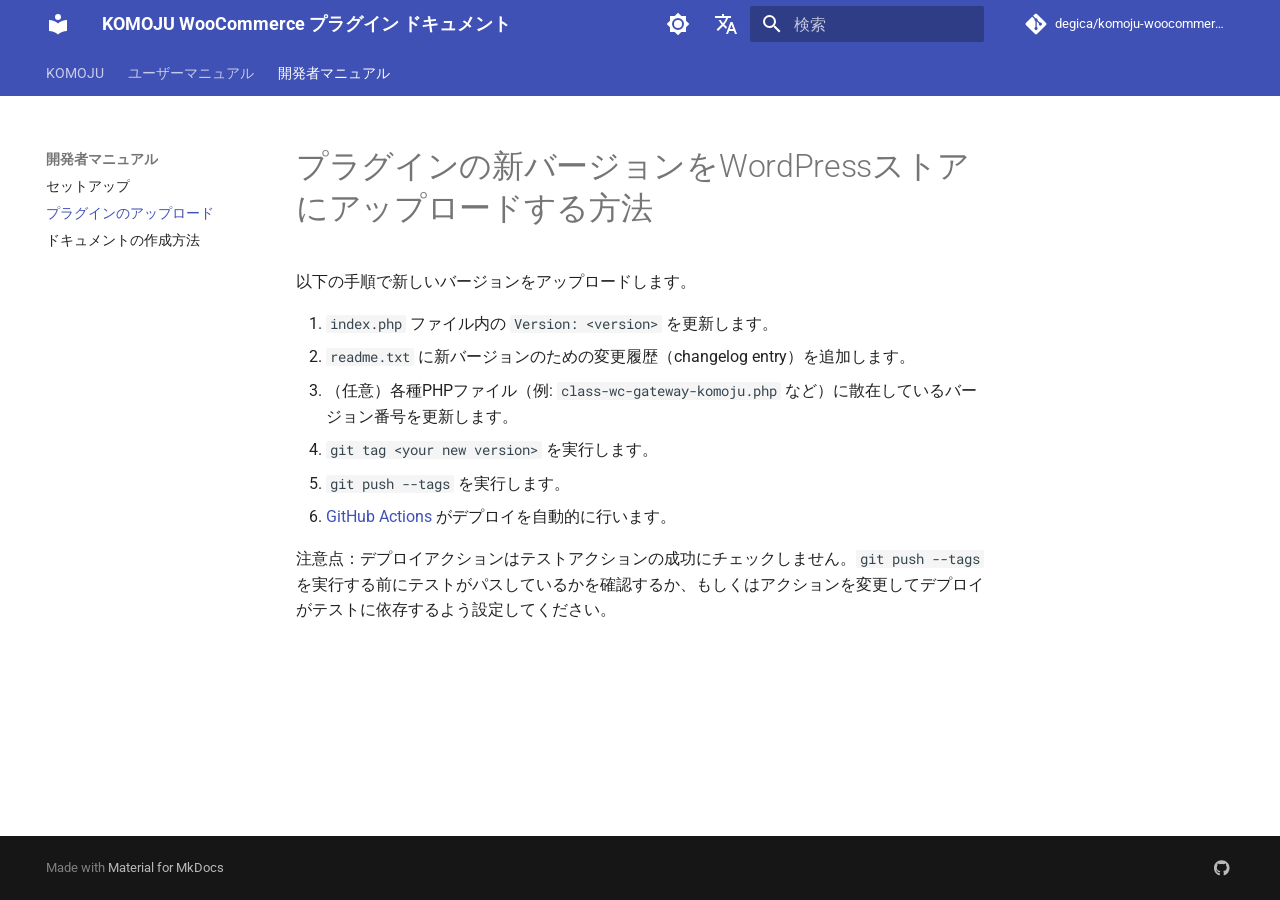
<file: developer_guide/uploading_to_wordpress_store/index.html>
<!doctype html>
<html lang="ja" class="no-js">
  <head>
    
      <meta charset="utf-8">
      <meta name="viewport" content="width=device-width,initial-scale=1">
      
      
      
        <link rel="canonical" href="https://tech.degica.com/komoju-woocommerce/developer_guide/uploading_to_wordpress_store/">
      
      
        <link rel="prev" href="../dev_setup/">
      
      
        <link rel="next" href="../documenting/">
      
      
      <link rel="icon" href="../../assets/images/favicon.png">
      <meta name="generator" content="mkdocs-1.6.1, mkdocs-material-9.6.13">
    
    
      
        <title>プラグインのアップロード - KOMOJU WooCommerce プラグイン ドキュメント</title>
      
    
    
      <link rel="stylesheet" href="../../assets/stylesheets/main.342714a4.min.css">
      
        
        <link rel="stylesheet" href="../../assets/stylesheets/palette.06af60db.min.css">
      
      


    
    
      
    
    
      
        
        
        <link rel="preconnect" href="https://fonts.gstatic.com" crossorigin>
        <link rel="stylesheet" href="https://fonts.googleapis.com/css?family=Roboto:300,300i,400,400i,700,700i%7CRoboto+Mono:400,400i,700,700i&display=fallback">
        <style>:root{--md-text-font:"Roboto";--md-code-font:"Roboto Mono"}</style>
      
    
    
    <script>__md_scope=new URL("../..",location),__md_hash=e=>[...e].reduce(((e,_)=>(e<<5)-e+_.charCodeAt(0)),0),__md_get=(e,_=localStorage,t=__md_scope)=>JSON.parse(_.getItem(t.pathname+"."+e)),__md_set=(e,_,t=localStorage,a=__md_scope)=>{try{t.setItem(a.pathname+"."+e,JSON.stringify(_))}catch(e){}}</script>
    
      

    
    
    
  </head>
  
  
    
    
      
    
    
    
    
    <body dir="ltr" data-md-color-scheme="default" data-md-color-primary="indigo" data-md-color-accent="indigo">
  
    
    <input class="md-toggle" data-md-toggle="drawer" type="checkbox" id="__drawer" autocomplete="off">
    <input class="md-toggle" data-md-toggle="search" type="checkbox" id="__search" autocomplete="off">
    <label class="md-overlay" for="__drawer"></label>
    <div data-md-component="skip">
      
        
        <a href="#wordpress" class="md-skip">
          コンテンツにスキップ
        </a>
      
    </div>
    <div data-md-component="announce">
      
    </div>
    
    
      

<header class="md-header" data-md-component="header">
  <nav class="md-header__inner md-grid" aria-label="ヘッダー">
    <a href="../.." title="KOMOJU WooCommerce プラグイン ドキュメント" class="md-header__button md-logo" aria-label="KOMOJU WooCommerce プラグイン ドキュメント" data-md-component="logo">
      
  
  <svg xmlns="http://www.w3.org/2000/svg" viewBox="0 0 24 24"><path d="M12 8a3 3 0 0 0 3-3 3 3 0 0 0-3-3 3 3 0 0 0-3 3 3 3 0 0 0 3 3m0 3.54C9.64 9.35 6.5 8 3 8v11c3.5 0 6.64 1.35 9 3.54 2.36-2.19 5.5-3.54 9-3.54V8c-3.5 0-6.64 1.35-9 3.54"/></svg>

    </a>
    <label class="md-header__button md-icon" for="__drawer">
      
      <svg xmlns="http://www.w3.org/2000/svg" viewBox="0 0 24 24"><path d="M3 6h18v2H3zm0 5h18v2H3zm0 5h18v2H3z"/></svg>
    </label>
    <div class="md-header__title" data-md-component="header-title">
      <div class="md-header__ellipsis">
        <div class="md-header__topic">
          <span class="md-ellipsis">
            KOMOJU WooCommerce プラグイン ドキュメント
          </span>
        </div>
        <div class="md-header__topic" data-md-component="header-topic">
          <span class="md-ellipsis">
            
              プラグインのアップロード
            
          </span>
        </div>
      </div>
    </div>
    
      
        <form class="md-header__option" data-md-component="palette">
  
    
    
    
    <input class="md-option" data-md-color-media="(prefers-color-scheme: light)" data-md-color-scheme="default" data-md-color-primary="indigo" data-md-color-accent="indigo"  aria-label="Switch to dark mode"  type="radio" name="__palette" id="__palette_0">
    
      <label class="md-header__button md-icon" title="Switch to dark mode" for="__palette_1" hidden>
        <svg xmlns="http://www.w3.org/2000/svg" viewBox="0 0 24 24"><path d="M12 8a4 4 0 0 0-4 4 4 4 0 0 0 4 4 4 4 0 0 0 4-4 4 4 0 0 0-4-4m0 10a6 6 0 0 1-6-6 6 6 0 0 1 6-6 6 6 0 0 1 6 6 6 6 0 0 1-6 6m8-9.31V4h-4.69L12 .69 8.69 4H4v4.69L.69 12 4 15.31V20h4.69L12 23.31 15.31 20H20v-4.69L23.31 12z"/></svg>
      </label>
    
  
    
    
    
    <input class="md-option" data-md-color-media="(prefers-color-scheme: dark)" data-md-color-scheme="slate" data-md-color-primary="indigo" data-md-color-accent="indigo"  aria-label="Switch to system preference"  type="radio" name="__palette" id="__palette_1">
    
      <label class="md-header__button md-icon" title="Switch to system preference" for="__palette_0" hidden>
        <svg xmlns="http://www.w3.org/2000/svg" viewBox="0 0 24 24"><path d="M12 18c-.89 0-1.74-.2-2.5-.55C11.56 16.5 13 14.42 13 12s-1.44-4.5-3.5-5.45C10.26 6.2 11.11 6 12 6a6 6 0 0 1 6 6 6 6 0 0 1-6 6m8-9.31V4h-4.69L12 .69 8.69 4H4v4.69L.69 12 4 15.31V20h4.69L12 23.31 15.31 20H20v-4.69L23.31 12z"/></svg>
      </label>
    
  
</form>
      
    
    
      <script>var palette=__md_get("__palette");if(palette&&palette.color){if("(prefers-color-scheme)"===palette.color.media){var media=matchMedia("(prefers-color-scheme: light)"),input=document.querySelector(media.matches?"[data-md-color-media='(prefers-color-scheme: light)']":"[data-md-color-media='(prefers-color-scheme: dark)']");palette.color.media=input.getAttribute("data-md-color-media"),palette.color.scheme=input.getAttribute("data-md-color-scheme"),palette.color.primary=input.getAttribute("data-md-color-primary"),palette.color.accent=input.getAttribute("data-md-color-accent")}for(var[key,value]of Object.entries(palette.color))document.body.setAttribute("data-md-color-"+key,value)}</script>
    
    
      <div class="md-header__option">
  <div class="md-select">
    
    <button class="md-header__button md-icon" aria-label="言語切り替え">
      <svg xmlns="http://www.w3.org/2000/svg" viewBox="0 0 24 24"><path d="m12.87 15.07-2.54-2.51.03-.03A17.5 17.5 0 0 0 14.07 6H17V4h-7V2H8v2H1v2h11.17C11.5 7.92 10.44 9.75 9 11.35 8.07 10.32 7.3 9.19 6.69 8h-2c.73 1.63 1.73 3.17 2.98 4.56l-5.09 5.02L4 19l5-5 3.11 3.11zM18.5 10h-2L12 22h2l1.12-3h4.75L21 22h2zm-2.62 7 1.62-4.33L19.12 17z"/></svg>
    </button>
    <div class="md-select__inner">
      <ul class="md-select__list">
        
          <li class="md-select__item">
            <a href="./" hreflang="ja" class="md-select__link">
              日本語
            </a>
          </li>
        
          <li class="md-select__item">
            <a href="../../en/developer_guide/uploading_to_wordpress_store/" hreflang="en" class="md-select__link">
              English
            </a>
          </li>
        
      </ul>
    </div>
  </div>
</div>
    
    
      
      
        <label class="md-header__button md-icon" for="__search">
          
          <svg xmlns="http://www.w3.org/2000/svg" viewBox="0 0 24 24"><path d="M9.5 3A6.5 6.5 0 0 1 16 9.5c0 1.61-.59 3.09-1.56 4.23l.27.27h.79l5 5-1.5 1.5-5-5v-.79l-.27-.27A6.52 6.52 0 0 1 9.5 16 6.5 6.5 0 0 1 3 9.5 6.5 6.5 0 0 1 9.5 3m0 2C7 5 5 7 5 9.5S7 14 9.5 14 14 12 14 9.5 12 5 9.5 5"/></svg>
        </label>
        <div class="md-search" data-md-component="search" role="dialog">
  <label class="md-search__overlay" for="__search"></label>
  <div class="md-search__inner" role="search">
    <form class="md-search__form" name="search">
      <input type="text" class="md-search__input" name="query" aria-label="検索" placeholder="検索" autocapitalize="off" autocorrect="off" autocomplete="off" spellcheck="false" data-md-component="search-query" required>
      <label class="md-search__icon md-icon" for="__search">
        
        <svg xmlns="http://www.w3.org/2000/svg" viewBox="0 0 24 24"><path d="M9.5 3A6.5 6.5 0 0 1 16 9.5c0 1.61-.59 3.09-1.56 4.23l.27.27h.79l5 5-1.5 1.5-5-5v-.79l-.27-.27A6.52 6.52 0 0 1 9.5 16 6.5 6.5 0 0 1 3 9.5 6.5 6.5 0 0 1 9.5 3m0 2C7 5 5 7 5 9.5S7 14 9.5 14 14 12 14 9.5 12 5 9.5 5"/></svg>
        
        <svg xmlns="http://www.w3.org/2000/svg" viewBox="0 0 24 24"><path d="M20 11v2H8l5.5 5.5-1.42 1.42L4.16 12l7.92-7.92L13.5 5.5 8 11z"/></svg>
      </label>
      <nav class="md-search__options" aria-label="検索">
        
        <button type="reset" class="md-search__icon md-icon" title="クリア" aria-label="クリア" tabindex="-1">
          
          <svg xmlns="http://www.w3.org/2000/svg" viewBox="0 0 24 24"><path d="M19 6.41 17.59 5 12 10.59 6.41 5 5 6.41 10.59 12 5 17.59 6.41 19 12 13.41 17.59 19 19 17.59 13.41 12z"/></svg>
        </button>
      </nav>
      
        <div class="md-search__suggest" data-md-component="search-suggest"></div>
      
    </form>
    <div class="md-search__output">
      <div class="md-search__scrollwrap" tabindex="0" data-md-scrollfix>
        <div class="md-search-result" data-md-component="search-result">
          <div class="md-search-result__meta">
            検索を初期化
          </div>
          <ol class="md-search-result__list" role="presentation"></ol>
        </div>
      </div>
    </div>
  </div>
</div>
      
    
    
      <div class="md-header__source">
        <a href="https://github.com/degica/komoju-woocommerce" title="リポジトリへ" class="md-source" data-md-component="source">
  <div class="md-source__icon md-icon">
    
    <svg xmlns="http://www.w3.org/2000/svg" viewBox="0 0 448 512"><!--! Font Awesome Free 6.7.2 by @fontawesome - https://fontawesome.com License - https://fontawesome.com/license/free (Icons: CC BY 4.0, Fonts: SIL OFL 1.1, Code: MIT License) Copyright 2024 Fonticons, Inc.--><path d="M439.55 236.05 244 40.45a28.87 28.87 0 0 0-40.81 0l-40.66 40.63 51.52 51.52c27.06-9.14 52.68 16.77 43.39 43.68l49.66 49.66c34.23-11.8 61.18 31 35.47 56.69-26.49 26.49-70.21-2.87-56-37.34L240.22 199v121.85c25.3 12.54 22.26 41.85 9.08 55a34.34 34.34 0 0 1-48.55 0c-17.57-17.6-11.07-46.91 11.25-56v-123c-20.8-8.51-24.6-30.74-18.64-45L142.57 101 8.45 235.14a28.86 28.86 0 0 0 0 40.81l195.61 195.6a28.86 28.86 0 0 0 40.8 0l194.69-194.69a28.86 28.86 0 0 0 0-40.81"/></svg>
  </div>
  <div class="md-source__repository">
    degica/komoju-woocommerce
  </div>
</a>
      </div>
    
  </nav>
  
</header>
    
    <div class="md-container" data-md-component="container">
      
      
        
          
            
<nav class="md-tabs" aria-label="タブ" data-md-component="tabs">
  <div class="md-grid">
    <ul class="md-tabs__list">
      
        
  
  
  
  
    
    
      <li class="md-tabs__item">
        <a href="../.." class="md-tabs__link">
          
  
  
  KOMOJU

        </a>
      </li>
    
  

      
        
  
  
  
  
    <li class="md-tabs__item">
      <a href="../../user_guide/getting_started/" class="md-tabs__link">
        
  
  
    
  
  ユーザーマニュアル

      </a>
    </li>
  

      
        
  
  
  
    
  
  
    
    
      <li class="md-tabs__item md-tabs__item--active">
        <a href="../dev_setup/" class="md-tabs__link">
          
  
  
  開発者マニュアル

        </a>
      </li>
    
  

      
    </ul>
  </div>
</nav>
          
        
      
      <main class="md-main" data-md-component="main">
        <div class="md-main__inner md-grid">
          
            
              
              <div class="md-sidebar md-sidebar--primary" data-md-component="sidebar" data-md-type="navigation" >
                <div class="md-sidebar__scrollwrap">
                  <div class="md-sidebar__inner">
                    


  


<nav class="md-nav md-nav--primary md-nav--lifted" aria-label="ナビゲーション" data-md-level="0">
  <label class="md-nav__title" for="__drawer">
    <a href="../.." title="KOMOJU WooCommerce プラグイン ドキュメント" class="md-nav__button md-logo" aria-label="KOMOJU WooCommerce プラグイン ドキュメント" data-md-component="logo">
      
  
  <svg xmlns="http://www.w3.org/2000/svg" viewBox="0 0 24 24"><path d="M12 8a3 3 0 0 0 3-3 3 3 0 0 0-3-3 3 3 0 0 0-3 3 3 3 0 0 0 3 3m0 3.54C9.64 9.35 6.5 8 3 8v11c3.5 0 6.64 1.35 9 3.54 2.36-2.19 5.5-3.54 9-3.54V8c-3.5 0-6.64 1.35-9 3.54"/></svg>

    </a>
    KOMOJU WooCommerce プラグイン ドキュメント
  </label>
  
    <div class="md-nav__source">
      <a href="https://github.com/degica/komoju-woocommerce" title="リポジトリへ" class="md-source" data-md-component="source">
  <div class="md-source__icon md-icon">
    
    <svg xmlns="http://www.w3.org/2000/svg" viewBox="0 0 448 512"><!--! Font Awesome Free 6.7.2 by @fontawesome - https://fontawesome.com License - https://fontawesome.com/license/free (Icons: CC BY 4.0, Fonts: SIL OFL 1.1, Code: MIT License) Copyright 2024 Fonticons, Inc.--><path d="M439.55 236.05 244 40.45a28.87 28.87 0 0 0-40.81 0l-40.66 40.63 51.52 51.52c27.06-9.14 52.68 16.77 43.39 43.68l49.66 49.66c34.23-11.8 61.18 31 35.47 56.69-26.49 26.49-70.21-2.87-56-37.34L240.22 199v121.85c25.3 12.54 22.26 41.85 9.08 55a34.34 34.34 0 0 1-48.55 0c-17.57-17.6-11.07-46.91 11.25-56v-123c-20.8-8.51-24.6-30.74-18.64-45L142.57 101 8.45 235.14a28.86 28.86 0 0 0 0 40.81l195.61 195.6a28.86 28.86 0 0 0 40.8 0l194.69-194.69a28.86 28.86 0 0 0 0-40.81"/></svg>
  </div>
  <div class="md-source__repository">
    degica/komoju-woocommerce
  </div>
</a>
    </div>
  
  <ul class="md-nav__list" data-md-scrollfix>
    
      
      
  
  
  
  
    
    
    
    
      
      
    
    
    <li class="md-nav__item md-nav__item--nested">
      
        
        
        <input class="md-nav__toggle md-toggle " type="checkbox" id="__nav_1" >
        
          
          <label class="md-nav__link" for="__nav_1" id="__nav_1_label" tabindex="0">
            
  
  
  <span class="md-ellipsis">
    KOMOJU
    
  </span>
  

            <span class="md-nav__icon md-icon"></span>
          </label>
        
        <nav class="md-nav" data-md-level="1" aria-labelledby="__nav_1_label" aria-expanded="false">
          <label class="md-nav__title" for="__nav_1">
            <span class="md-nav__icon md-icon"></span>
            KOMOJU
          </label>
          <ul class="md-nav__list" data-md-scrollfix>
            
              
                
  
  
  
  
    <li class="md-nav__item">
      <a href="../.." class="md-nav__link">
        
  
  
  <span class="md-ellipsis">
    概要
    
  </span>
  

      </a>
    </li>
  

              
            
              
                
  
  
  
  
    <li class="md-nav__item">
      <a href="../../komoju/benefits/" class="md-nav__link">
        
  
  
  <span class="md-ellipsis">
    メリット
    
  </span>
  

      </a>
    </li>
  

              
            
              
                
  
  
  
  
    <li class="md-nav__item">
      <a href="../../komoju/features/" class="md-nav__link">
        
  
  
  <span class="md-ellipsis">
    機能
    
  </span>
  

      </a>
    </li>
  

              
            
          </ul>
        </nav>
      
    </li>
  

    
      
      
  
  
  
  
    <li class="md-nav__item">
      <a href="../../user_guide/getting_started/" class="md-nav__link">
        
  
  
  <span class="md-ellipsis">
    ユーザーマニュアル
    
  </span>
  

      </a>
    </li>
  

    
      
      
  
  
    
  
  
  
    
    
    
    
      
        
        
      
      
    
    
    <li class="md-nav__item md-nav__item--active md-nav__item--section md-nav__item--nested">
      
        
        
        <input class="md-nav__toggle md-toggle " type="checkbox" id="__nav_3" checked>
        
          
          <label class="md-nav__link" for="__nav_3" id="__nav_3_label" tabindex="">
            
  
  
  <span class="md-ellipsis">
    開発者マニュアル
    
  </span>
  

            <span class="md-nav__icon md-icon"></span>
          </label>
        
        <nav class="md-nav" data-md-level="1" aria-labelledby="__nav_3_label" aria-expanded="true">
          <label class="md-nav__title" for="__nav_3">
            <span class="md-nav__icon md-icon"></span>
            開発者マニュアル
          </label>
          <ul class="md-nav__list" data-md-scrollfix>
            
              
                
  
  
  
  
    <li class="md-nav__item">
      <a href="../dev_setup/" class="md-nav__link">
        
  
  
  <span class="md-ellipsis">
    セットアップ
    
  </span>
  

      </a>
    </li>
  

              
            
              
                
  
  
    
  
  
  
    <li class="md-nav__item md-nav__item--active">
      
      <input class="md-nav__toggle md-toggle" type="checkbox" id="__toc">
      
      
        
      
      
      <a href="./" class="md-nav__link md-nav__link--active">
        
  
  
  <span class="md-ellipsis">
    プラグインのアップロード
    
  </span>
  

      </a>
      
    </li>
  

              
            
              
                
  
  
  
  
    <li class="md-nav__item">
      <a href="../documenting/" class="md-nav__link">
        
  
  
  <span class="md-ellipsis">
    ドキュメントの作成方法
    
  </span>
  

      </a>
    </li>
  

              
            
          </ul>
        </nav>
      
    </li>
  

    
  </ul>
</nav>
                  </div>
                </div>
              </div>
            
            
              
              <div class="md-sidebar md-sidebar--secondary" data-md-component="sidebar" data-md-type="toc" >
                <div class="md-sidebar__scrollwrap">
                  <div class="md-sidebar__inner">
                    

<nav class="md-nav md-nav--secondary" aria-label="目次">
  
  
  
    
  
  
</nav>
                  </div>
                </div>
              </div>
            
          
          
            <div class="md-content" data-md-component="content">
              <article class="md-content__inner md-typeset">
                
                  


  
  


<h1 id="wordpress">プラグインの新バージョンをWordPressストアにアップロードする方法</h1>
<p>以下の手順で新しいバージョンをアップロードします。</p>
<ol>
<li><code>index.php</code> ファイル内の <code>Version: &lt;version&gt;</code> を更新します。  </li>
<li><code>readme.txt</code> に新バージョンのための変更履歴（changelog entry）を追加します。  </li>
<li>（任意）各種PHPファイル（例: <code>class-wc-gateway-komoju.php</code> など）に散在しているバージョン番号を更新します。  </li>
<li><code>git tag &lt;your new version&gt;</code> を実行します。  </li>
<li><code>git push --tags</code> を実行します。  </li>
<li><a href="https://github.com/degica/komoju-woocommerce/actions">GitHub Actions</a> がデプロイを自動的に行います。</li>
</ol>
<p>注意点：デプロイアクションはテストアクションの成功にチェックしません。<code>git push --tags</code> を実行する前にテストがパスしているかを確認するか、もしくはアクションを変更してデプロイがテストに依存するよう設定してください。</p>












                
              </article>
            </div>
          
          
<script>var target=document.getElementById(location.hash.slice(1));target&&target.name&&(target.checked=target.name.startsWith("__tabbed_"))</script>
        </div>
        
          <button type="button" class="md-top md-icon" data-md-component="top" hidden>
  
  <svg xmlns="http://www.w3.org/2000/svg" viewBox="0 0 24 24"><path d="M13 20h-2V8l-5.5 5.5-1.42-1.42L12 4.16l7.92 7.92-1.42 1.42L13 8z"/></svg>
  ページトップへ戻る
</button>
        
      </main>
      
        <footer class="md-footer">
  
  <div class="md-footer-meta md-typeset">
    <div class="md-footer-meta__inner md-grid">
      <div class="md-copyright">
  
  
    Made with
    <a href="https://squidfunk.github.io/mkdocs-material/" target="_blank" rel="noopener">
      Material for MkDocs
    </a>
  
</div>
      
        <div class="md-social">
  
    
    
    
    
    <a href="https://github.com/degica/komoju-woocommerce" target="_blank" rel="noopener" title="GitHub" class="md-social__link">
      <svg xmlns="http://www.w3.org/2000/svg" viewBox="0 0 496 512"><!--! Font Awesome Free 6.7.2 by @fontawesome - https://fontawesome.com License - https://fontawesome.com/license/free (Icons: CC BY 4.0, Fonts: SIL OFL 1.1, Code: MIT License) Copyright 2024 Fonticons, Inc.--><path d="M165.9 397.4c0 2-2.3 3.6-5.2 3.6-3.3.3-5.6-1.3-5.6-3.6 0-2 2.3-3.6 5.2-3.6 3-.3 5.6 1.3 5.6 3.6m-31.1-4.5c-.7 2 1.3 4.3 4.3 4.9 2.6 1 5.6 0 6.2-2s-1.3-4.3-4.3-5.2c-2.6-.7-5.5.3-6.2 2.3m44.2-1.7c-2.9.7-4.9 2.6-4.6 4.9.3 2 2.9 3.3 5.9 2.6 2.9-.7 4.9-2.6 4.6-4.6-.3-1.9-3-3.2-5.9-2.9M244.8 8C106.1 8 0 113.3 0 252c0 110.9 69.8 205.8 169.5 239.2 12.8 2.3 17.3-5.6 17.3-12.1 0-6.2-.3-40.4-.3-61.4 0 0-70 15-84.7-29.8 0 0-11.4-29.1-27.8-36.6 0 0-22.9-15.7 1.6-15.4 0 0 24.9 2 38.6 25.8 21.9 38.6 58.6 27.5 72.9 20.9 2.3-16 8.8-27.1 16-33.7-55.9-6.2-112.3-14.3-112.3-110.5 0-27.5 7.6-41.3 23.6-58.9-2.6-6.5-11.1-33.3 2.6-67.9 20.9-6.5 69 27 69 27 20-5.6 41.5-8.5 62.8-8.5s42.8 2.9 62.8 8.5c0 0 48.1-33.6 69-27 13.7 34.7 5.2 61.4 2.6 67.9 16 17.7 25.8 31.5 25.8 58.9 0 96.5-58.9 104.2-114.8 110.5 9.2 7.9 17 22.9 17 46.4 0 33.7-.3 75.4-.3 83.6 0 6.5 4.6 14.4 17.3 12.1C428.2 457.8 496 362.9 496 252 496 113.3 383.5 8 244.8 8M97.2 352.9c-1.3 1-1 3.3.7 5.2 1.6 1.6 3.9 2.3 5.2 1 1.3-1 1-3.3-.7-5.2-1.6-1.6-3.9-2.3-5.2-1m-10.8-8.1c-.7 1.3.3 2.9 2.3 3.9 1.6 1 3.6.7 4.3-.7.7-1.3-.3-2.9-2.3-3.9-2-.6-3.6-.3-4.3.7m32.4 35.6c-1.6 1.3-1 4.3 1.3 6.2 2.3 2.3 5.2 2.6 6.5 1 1.3-1.3.7-4.3-1.3-6.2-2.2-2.3-5.2-2.6-6.5-1m-11.4-14.7c-1.6 1-1.6 3.6 0 5.9s4.3 3.3 5.6 2.3c1.6-1.3 1.6-3.9 0-6.2-1.4-2.3-4-3.3-5.6-2"/></svg>
    </a>
  
</div>
      
    </div>
  </div>
</footer>
      
    </div>
    <div class="md-dialog" data-md-component="dialog">
      <div class="md-dialog__inner md-typeset"></div>
    </div>
    
    
    
      
      <script id="__config" type="application/json">{"base": "../..", "features": ["search.suggest", "navigation.tabs", "navigation.top"], "search": "../../assets/javascripts/workers/search.d50fe291.min.js", "tags": null, "translations": {"clipboard.copied": "\u30b3\u30d4\u30fc\u3057\u307e\u3057\u305f", "clipboard.copy": "\u30af\u30ea\u30c3\u30d7\u30dc\u30fc\u30c9\u3078\u30b3\u30d4\u30fc", "search.result.more.one": "\u3053\u306e\u30da\u30fc\u30b8\u5185\u306b\u3082\u30461\u4ef6\u898b\u3064\u304b\u308a\u307e\u3057\u305f", "search.result.more.other": "\u3053\u306e\u30da\u30fc\u30b8\u5185\u306b\u3042\u3068#\u4ef6\u898b\u3064\u304b\u308a\u307e\u3057\u305f", "search.result.none": "\u4f55\u3082\u898b\u3064\u304b\u308a\u307e\u305b\u3093\u3067\u3057\u305f", "search.result.one": "1\u4ef6\u898b\u3064\u304b\u308a\u307e\u3057\u305f", "search.result.other": "#\u4ef6\u898b\u3064\u304b\u308a\u307e\u3057\u305f", "search.result.placeholder": "\u691c\u7d22\u30ad\u30fc\u30ef\u30fc\u30c9\u3092\u5165\u529b\u3057\u3066\u304f\u3060\u3055\u3044", "search.result.term.missing": "\u691c\u7d22\u306b\u542b\u307e\u308c\u306a\u3044", "select.version": "\u30d0\u30fc\u30b8\u30e7\u30f3\u5207\u308a\u66ff\u3048"}, "version": null}</script>
    
    
      <script src="../../assets/javascripts/bundle.13a4f30d.min.js"></script>
      
    
  </body>
</html>
</file>
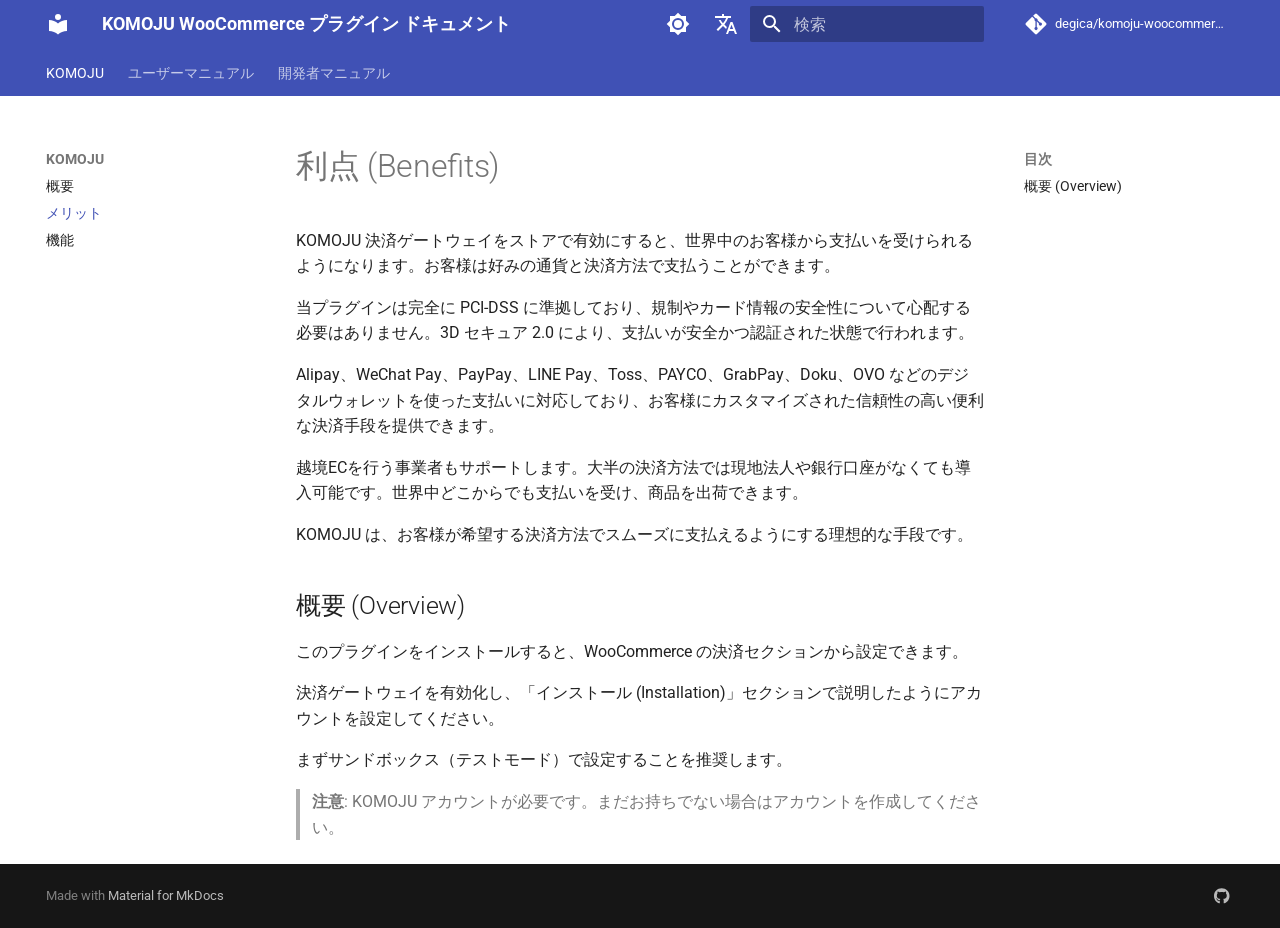
<file: komoju/benefits/index.html>
<!doctype html>
<html lang="ja" class="no-js">
  <head>
    
      <meta charset="utf-8">
      <meta name="viewport" content="width=device-width,initial-scale=1">
      
      
      
        <link rel="canonical" href="https://tech.degica.com/komoju-woocommerce/komoju/benefits/">
      
      
        <link rel="prev" href="../..">
      
      
        <link rel="next" href="../features/">
      
      
      <link rel="icon" href="../../assets/images/favicon.png">
      <meta name="generator" content="mkdocs-1.6.1, mkdocs-material-9.6.13">
    
    
      
        <title>メリット - KOMOJU WooCommerce プラグイン ドキュメント</title>
      
    
    
      <link rel="stylesheet" href="../../assets/stylesheets/main.342714a4.min.css">
      
        
        <link rel="stylesheet" href="../../assets/stylesheets/palette.06af60db.min.css">
      
      


    
    
      
    
    
      
        
        
        <link rel="preconnect" href="https://fonts.gstatic.com" crossorigin>
        <link rel="stylesheet" href="https://fonts.googleapis.com/css?family=Roboto:300,300i,400,400i,700,700i%7CRoboto+Mono:400,400i,700,700i&display=fallback">
        <style>:root{--md-text-font:"Roboto";--md-code-font:"Roboto Mono"}</style>
      
    
    
    <script>__md_scope=new URL("../..",location),__md_hash=e=>[...e].reduce(((e,_)=>(e<<5)-e+_.charCodeAt(0)),0),__md_get=(e,_=localStorage,t=__md_scope)=>JSON.parse(_.getItem(t.pathname+"."+e)),__md_set=(e,_,t=localStorage,a=__md_scope)=>{try{t.setItem(a.pathname+"."+e,JSON.stringify(_))}catch(e){}}</script>
    
      

    
    
    
  </head>
  
  
    
    
      
    
    
    
    
    <body dir="ltr" data-md-color-scheme="default" data-md-color-primary="indigo" data-md-color-accent="indigo">
  
    
    <input class="md-toggle" data-md-toggle="drawer" type="checkbox" id="__drawer" autocomplete="off">
    <input class="md-toggle" data-md-toggle="search" type="checkbox" id="__search" autocomplete="off">
    <label class="md-overlay" for="__drawer"></label>
    <div data-md-component="skip">
      
        
        <a href="#benefits" class="md-skip">
          コンテンツにスキップ
        </a>
      
    </div>
    <div data-md-component="announce">
      
    </div>
    
    
      

<header class="md-header" data-md-component="header">
  <nav class="md-header__inner md-grid" aria-label="ヘッダー">
    <a href="../.." title="KOMOJU WooCommerce プラグイン ドキュメント" class="md-header__button md-logo" aria-label="KOMOJU WooCommerce プラグイン ドキュメント" data-md-component="logo">
      
  
  <svg xmlns="http://www.w3.org/2000/svg" viewBox="0 0 24 24"><path d="M12 8a3 3 0 0 0 3-3 3 3 0 0 0-3-3 3 3 0 0 0-3 3 3 3 0 0 0 3 3m0 3.54C9.64 9.35 6.5 8 3 8v11c3.5 0 6.64 1.35 9 3.54 2.36-2.19 5.5-3.54 9-3.54V8c-3.5 0-6.64 1.35-9 3.54"/></svg>

    </a>
    <label class="md-header__button md-icon" for="__drawer">
      
      <svg xmlns="http://www.w3.org/2000/svg" viewBox="0 0 24 24"><path d="M3 6h18v2H3zm0 5h18v2H3zm0 5h18v2H3z"/></svg>
    </label>
    <div class="md-header__title" data-md-component="header-title">
      <div class="md-header__ellipsis">
        <div class="md-header__topic">
          <span class="md-ellipsis">
            KOMOJU WooCommerce プラグイン ドキュメント
          </span>
        </div>
        <div class="md-header__topic" data-md-component="header-topic">
          <span class="md-ellipsis">
            
              メリット
            
          </span>
        </div>
      </div>
    </div>
    
      
        <form class="md-header__option" data-md-component="palette">
  
    
    
    
    <input class="md-option" data-md-color-media="(prefers-color-scheme: light)" data-md-color-scheme="default" data-md-color-primary="indigo" data-md-color-accent="indigo"  aria-label="Switch to dark mode"  type="radio" name="__palette" id="__palette_0">
    
      <label class="md-header__button md-icon" title="Switch to dark mode" for="__palette_1" hidden>
        <svg xmlns="http://www.w3.org/2000/svg" viewBox="0 0 24 24"><path d="M12 8a4 4 0 0 0-4 4 4 4 0 0 0 4 4 4 4 0 0 0 4-4 4 4 0 0 0-4-4m0 10a6 6 0 0 1-6-6 6 6 0 0 1 6-6 6 6 0 0 1 6 6 6 6 0 0 1-6 6m8-9.31V4h-4.69L12 .69 8.69 4H4v4.69L.69 12 4 15.31V20h4.69L12 23.31 15.31 20H20v-4.69L23.31 12z"/></svg>
      </label>
    
  
    
    
    
    <input class="md-option" data-md-color-media="(prefers-color-scheme: dark)" data-md-color-scheme="slate" data-md-color-primary="indigo" data-md-color-accent="indigo"  aria-label="Switch to system preference"  type="radio" name="__palette" id="__palette_1">
    
      <label class="md-header__button md-icon" title="Switch to system preference" for="__palette_0" hidden>
        <svg xmlns="http://www.w3.org/2000/svg" viewBox="0 0 24 24"><path d="M12 18c-.89 0-1.74-.2-2.5-.55C11.56 16.5 13 14.42 13 12s-1.44-4.5-3.5-5.45C10.26 6.2 11.11 6 12 6a6 6 0 0 1 6 6 6 6 0 0 1-6 6m8-9.31V4h-4.69L12 .69 8.69 4H4v4.69L.69 12 4 15.31V20h4.69L12 23.31 15.31 20H20v-4.69L23.31 12z"/></svg>
      </label>
    
  
</form>
      
    
    
      <script>var palette=__md_get("__palette");if(palette&&palette.color){if("(prefers-color-scheme)"===palette.color.media){var media=matchMedia("(prefers-color-scheme: light)"),input=document.querySelector(media.matches?"[data-md-color-media='(prefers-color-scheme: light)']":"[data-md-color-media='(prefers-color-scheme: dark)']");palette.color.media=input.getAttribute("data-md-color-media"),palette.color.scheme=input.getAttribute("data-md-color-scheme"),palette.color.primary=input.getAttribute("data-md-color-primary"),palette.color.accent=input.getAttribute("data-md-color-accent")}for(var[key,value]of Object.entries(palette.color))document.body.setAttribute("data-md-color-"+key,value)}</script>
    
    
      <div class="md-header__option">
  <div class="md-select">
    
    <button class="md-header__button md-icon" aria-label="言語切り替え">
      <svg xmlns="http://www.w3.org/2000/svg" viewBox="0 0 24 24"><path d="m12.87 15.07-2.54-2.51.03-.03A17.5 17.5 0 0 0 14.07 6H17V4h-7V2H8v2H1v2h11.17C11.5 7.92 10.44 9.75 9 11.35 8.07 10.32 7.3 9.19 6.69 8h-2c.73 1.63 1.73 3.17 2.98 4.56l-5.09 5.02L4 19l5-5 3.11 3.11zM18.5 10h-2L12 22h2l1.12-3h4.75L21 22h2zm-2.62 7 1.62-4.33L19.12 17z"/></svg>
    </button>
    <div class="md-select__inner">
      <ul class="md-select__list">
        
          <li class="md-select__item">
            <a href="./" hreflang="ja" class="md-select__link">
              日本語
            </a>
          </li>
        
          <li class="md-select__item">
            <a href="../../en/komoju/benefits/" hreflang="en" class="md-select__link">
              English
            </a>
          </li>
        
      </ul>
    </div>
  </div>
</div>
    
    
      
      
        <label class="md-header__button md-icon" for="__search">
          
          <svg xmlns="http://www.w3.org/2000/svg" viewBox="0 0 24 24"><path d="M9.5 3A6.5 6.5 0 0 1 16 9.5c0 1.61-.59 3.09-1.56 4.23l.27.27h.79l5 5-1.5 1.5-5-5v-.79l-.27-.27A6.52 6.52 0 0 1 9.5 16 6.5 6.5 0 0 1 3 9.5 6.5 6.5 0 0 1 9.5 3m0 2C7 5 5 7 5 9.5S7 14 9.5 14 14 12 14 9.5 12 5 9.5 5"/></svg>
        </label>
        <div class="md-search" data-md-component="search" role="dialog">
  <label class="md-search__overlay" for="__search"></label>
  <div class="md-search__inner" role="search">
    <form class="md-search__form" name="search">
      <input type="text" class="md-search__input" name="query" aria-label="検索" placeholder="検索" autocapitalize="off" autocorrect="off" autocomplete="off" spellcheck="false" data-md-component="search-query" required>
      <label class="md-search__icon md-icon" for="__search">
        
        <svg xmlns="http://www.w3.org/2000/svg" viewBox="0 0 24 24"><path d="M9.5 3A6.5 6.5 0 0 1 16 9.5c0 1.61-.59 3.09-1.56 4.23l.27.27h.79l5 5-1.5 1.5-5-5v-.79l-.27-.27A6.52 6.52 0 0 1 9.5 16 6.5 6.5 0 0 1 3 9.5 6.5 6.5 0 0 1 9.5 3m0 2C7 5 5 7 5 9.5S7 14 9.5 14 14 12 14 9.5 12 5 9.5 5"/></svg>
        
        <svg xmlns="http://www.w3.org/2000/svg" viewBox="0 0 24 24"><path d="M20 11v2H8l5.5 5.5-1.42 1.42L4.16 12l7.92-7.92L13.5 5.5 8 11z"/></svg>
      </label>
      <nav class="md-search__options" aria-label="検索">
        
        <button type="reset" class="md-search__icon md-icon" title="クリア" aria-label="クリア" tabindex="-1">
          
          <svg xmlns="http://www.w3.org/2000/svg" viewBox="0 0 24 24"><path d="M19 6.41 17.59 5 12 10.59 6.41 5 5 6.41 10.59 12 5 17.59 6.41 19 12 13.41 17.59 19 19 17.59 13.41 12z"/></svg>
        </button>
      </nav>
      
        <div class="md-search__suggest" data-md-component="search-suggest"></div>
      
    </form>
    <div class="md-search__output">
      <div class="md-search__scrollwrap" tabindex="0" data-md-scrollfix>
        <div class="md-search-result" data-md-component="search-result">
          <div class="md-search-result__meta">
            検索を初期化
          </div>
          <ol class="md-search-result__list" role="presentation"></ol>
        </div>
      </div>
    </div>
  </div>
</div>
      
    
    
      <div class="md-header__source">
        <a href="https://github.com/degica/komoju-woocommerce" title="リポジトリへ" class="md-source" data-md-component="source">
  <div class="md-source__icon md-icon">
    
    <svg xmlns="http://www.w3.org/2000/svg" viewBox="0 0 448 512"><!--! Font Awesome Free 6.7.2 by @fontawesome - https://fontawesome.com License - https://fontawesome.com/license/free (Icons: CC BY 4.0, Fonts: SIL OFL 1.1, Code: MIT License) Copyright 2024 Fonticons, Inc.--><path d="M439.55 236.05 244 40.45a28.87 28.87 0 0 0-40.81 0l-40.66 40.63 51.52 51.52c27.06-9.14 52.68 16.77 43.39 43.68l49.66 49.66c34.23-11.8 61.18 31 35.47 56.69-26.49 26.49-70.21-2.87-56-37.34L240.22 199v121.85c25.3 12.54 22.26 41.85 9.08 55a34.34 34.34 0 0 1-48.55 0c-17.57-17.6-11.07-46.91 11.25-56v-123c-20.8-8.51-24.6-30.74-18.64-45L142.57 101 8.45 235.14a28.86 28.86 0 0 0 0 40.81l195.61 195.6a28.86 28.86 0 0 0 40.8 0l194.69-194.69a28.86 28.86 0 0 0 0-40.81"/></svg>
  </div>
  <div class="md-source__repository">
    degica/komoju-woocommerce
  </div>
</a>
      </div>
    
  </nav>
  
</header>
    
    <div class="md-container" data-md-component="container">
      
      
        
          
            
<nav class="md-tabs" aria-label="タブ" data-md-component="tabs">
  <div class="md-grid">
    <ul class="md-tabs__list">
      
        
  
  
  
    
  
  
    
    
      <li class="md-tabs__item md-tabs__item--active">
        <a href="../.." class="md-tabs__link">
          
  
  
  KOMOJU

        </a>
      </li>
    
  

      
        
  
  
  
  
    <li class="md-tabs__item">
      <a href="../../user_guide/getting_started/" class="md-tabs__link">
        
  
  
    
  
  ユーザーマニュアル

      </a>
    </li>
  

      
        
  
  
  
  
    
    
      <li class="md-tabs__item">
        <a href="../../developer_guide/dev_setup/" class="md-tabs__link">
          
  
  
  開発者マニュアル

        </a>
      </li>
    
  

      
    </ul>
  </div>
</nav>
          
        
      
      <main class="md-main" data-md-component="main">
        <div class="md-main__inner md-grid">
          
            
              
              <div class="md-sidebar md-sidebar--primary" data-md-component="sidebar" data-md-type="navigation" >
                <div class="md-sidebar__scrollwrap">
                  <div class="md-sidebar__inner">
                    


  


<nav class="md-nav md-nav--primary md-nav--lifted" aria-label="ナビゲーション" data-md-level="0">
  <label class="md-nav__title" for="__drawer">
    <a href="../.." title="KOMOJU WooCommerce プラグイン ドキュメント" class="md-nav__button md-logo" aria-label="KOMOJU WooCommerce プラグイン ドキュメント" data-md-component="logo">
      
  
  <svg xmlns="http://www.w3.org/2000/svg" viewBox="0 0 24 24"><path d="M12 8a3 3 0 0 0 3-3 3 3 0 0 0-3-3 3 3 0 0 0-3 3 3 3 0 0 0 3 3m0 3.54C9.64 9.35 6.5 8 3 8v11c3.5 0 6.64 1.35 9 3.54 2.36-2.19 5.5-3.54 9-3.54V8c-3.5 0-6.64 1.35-9 3.54"/></svg>

    </a>
    KOMOJU WooCommerce プラグイン ドキュメント
  </label>
  
    <div class="md-nav__source">
      <a href="https://github.com/degica/komoju-woocommerce" title="リポジトリへ" class="md-source" data-md-component="source">
  <div class="md-source__icon md-icon">
    
    <svg xmlns="http://www.w3.org/2000/svg" viewBox="0 0 448 512"><!--! Font Awesome Free 6.7.2 by @fontawesome - https://fontawesome.com License - https://fontawesome.com/license/free (Icons: CC BY 4.0, Fonts: SIL OFL 1.1, Code: MIT License) Copyright 2024 Fonticons, Inc.--><path d="M439.55 236.05 244 40.45a28.87 28.87 0 0 0-40.81 0l-40.66 40.63 51.52 51.52c27.06-9.14 52.68 16.77 43.39 43.68l49.66 49.66c34.23-11.8 61.18 31 35.47 56.69-26.49 26.49-70.21-2.87-56-37.34L240.22 199v121.85c25.3 12.54 22.26 41.85 9.08 55a34.34 34.34 0 0 1-48.55 0c-17.57-17.6-11.07-46.91 11.25-56v-123c-20.8-8.51-24.6-30.74-18.64-45L142.57 101 8.45 235.14a28.86 28.86 0 0 0 0 40.81l195.61 195.6a28.86 28.86 0 0 0 40.8 0l194.69-194.69a28.86 28.86 0 0 0 0-40.81"/></svg>
  </div>
  <div class="md-source__repository">
    degica/komoju-woocommerce
  </div>
</a>
    </div>
  
  <ul class="md-nav__list" data-md-scrollfix>
    
      
      
  
  
    
  
  
  
    
    
    
    
      
        
        
      
      
    
    
    <li class="md-nav__item md-nav__item--active md-nav__item--section md-nav__item--nested">
      
        
        
        <input class="md-nav__toggle md-toggle " type="checkbox" id="__nav_1" checked>
        
          
          <label class="md-nav__link" for="__nav_1" id="__nav_1_label" tabindex="">
            
  
  
  <span class="md-ellipsis">
    KOMOJU
    
  </span>
  

            <span class="md-nav__icon md-icon"></span>
          </label>
        
        <nav class="md-nav" data-md-level="1" aria-labelledby="__nav_1_label" aria-expanded="true">
          <label class="md-nav__title" for="__nav_1">
            <span class="md-nav__icon md-icon"></span>
            KOMOJU
          </label>
          <ul class="md-nav__list" data-md-scrollfix>
            
              
                
  
  
  
  
    <li class="md-nav__item">
      <a href="../.." class="md-nav__link">
        
  
  
  <span class="md-ellipsis">
    概要
    
  </span>
  

      </a>
    </li>
  

              
            
              
                
  
  
    
  
  
  
    <li class="md-nav__item md-nav__item--active">
      
      <input class="md-nav__toggle md-toggle" type="checkbox" id="__toc">
      
      
        
      
      
        <label class="md-nav__link md-nav__link--active" for="__toc">
          
  
  
  <span class="md-ellipsis">
    メリット
    
  </span>
  

          <span class="md-nav__icon md-icon"></span>
        </label>
      
      <a href="./" class="md-nav__link md-nav__link--active">
        
  
  
  <span class="md-ellipsis">
    メリット
    
  </span>
  

      </a>
      
        

<nav class="md-nav md-nav--secondary" aria-label="目次">
  
  
  
    
  
  
    <label class="md-nav__title" for="__toc">
      <span class="md-nav__icon md-icon"></span>
      目次
    </label>
    <ul class="md-nav__list" data-md-component="toc" data-md-scrollfix>
      
        <li class="md-nav__item">
  <a href="#overview" class="md-nav__link">
    <span class="md-ellipsis">
      概要 (Overview)
    </span>
  </a>
  
</li>
      
    </ul>
  
</nav>
      
    </li>
  

              
            
              
                
  
  
  
  
    <li class="md-nav__item">
      <a href="../features/" class="md-nav__link">
        
  
  
  <span class="md-ellipsis">
    機能
    
  </span>
  

      </a>
    </li>
  

              
            
          </ul>
        </nav>
      
    </li>
  

    
      
      
  
  
  
  
    <li class="md-nav__item">
      <a href="../../user_guide/getting_started/" class="md-nav__link">
        
  
  
  <span class="md-ellipsis">
    ユーザーマニュアル
    
  </span>
  

      </a>
    </li>
  

    
      
      
  
  
  
  
    
    
    
    
      
      
    
    
    <li class="md-nav__item md-nav__item--nested">
      
        
        
        <input class="md-nav__toggle md-toggle " type="checkbox" id="__nav_3" >
        
          
          <label class="md-nav__link" for="__nav_3" id="__nav_3_label" tabindex="0">
            
  
  
  <span class="md-ellipsis">
    開発者マニュアル
    
  </span>
  

            <span class="md-nav__icon md-icon"></span>
          </label>
        
        <nav class="md-nav" data-md-level="1" aria-labelledby="__nav_3_label" aria-expanded="false">
          <label class="md-nav__title" for="__nav_3">
            <span class="md-nav__icon md-icon"></span>
            開発者マニュアル
          </label>
          <ul class="md-nav__list" data-md-scrollfix>
            
              
                
  
  
  
  
    <li class="md-nav__item">
      <a href="../../developer_guide/dev_setup/" class="md-nav__link">
        
  
  
  <span class="md-ellipsis">
    セットアップ
    
  </span>
  

      </a>
    </li>
  

              
            
              
                
  
  
  
  
    <li class="md-nav__item">
      <a href="../../developer_guide/uploading_to_wordpress_store/" class="md-nav__link">
        
  
  
  <span class="md-ellipsis">
    プラグインのアップロード
    
  </span>
  

      </a>
    </li>
  

              
            
              
                
  
  
  
  
    <li class="md-nav__item">
      <a href="../../developer_guide/documenting/" class="md-nav__link">
        
  
  
  <span class="md-ellipsis">
    ドキュメントの作成方法
    
  </span>
  

      </a>
    </li>
  

              
            
          </ul>
        </nav>
      
    </li>
  

    
  </ul>
</nav>
                  </div>
                </div>
              </div>
            
            
              
              <div class="md-sidebar md-sidebar--secondary" data-md-component="sidebar" data-md-type="toc" >
                <div class="md-sidebar__scrollwrap">
                  <div class="md-sidebar__inner">
                    

<nav class="md-nav md-nav--secondary" aria-label="目次">
  
  
  
    
  
  
    <label class="md-nav__title" for="__toc">
      <span class="md-nav__icon md-icon"></span>
      目次
    </label>
    <ul class="md-nav__list" data-md-component="toc" data-md-scrollfix>
      
        <li class="md-nav__item">
  <a href="#overview" class="md-nav__link">
    <span class="md-ellipsis">
      概要 (Overview)
    </span>
  </a>
  
</li>
      
    </ul>
  
</nav>
                  </div>
                </div>
              </div>
            
          
          
            <div class="md-content" data-md-component="content">
              <article class="md-content__inner md-typeset">
                
                  


  
  


<h1 id="benefits">利点 (Benefits)</h1>
<p>KOMOJU 決済ゲートウェイをストアで有効にすると、世界中のお客様から支払いを受けられるようになります。お客様は好みの通貨と決済方法で支払うことができます。</p>
<p>当プラグインは完全に PCI-DSS に準拠しており、規制やカード情報の安全性について心配する必要はありません。3D セキュア 2.0 により、支払いが安全かつ認証された状態で行われます。</p>
<p>Alipay、WeChat Pay、PayPay、LINE Pay、Toss、PAYCO、GrabPay、Doku、OVO などのデジタルウォレットを使った支払いに対応しており、お客様にカスタマイズされた信頼性の高い便利な決済手段を提供できます。</p>
<p>越境ECを行う事業者もサポートします。大半の決済方法では現地法人や銀行口座がなくても導入可能です。世界中どこからでも支払いを受け、商品を出荷できます。</p>
<p>KOMOJU は、お客様が希望する決済方法でスムーズに支払えるようにする理想的な手段です。</p>
<h2 id="overview">概要 (Overview)</h2>
<p>このプラグインをインストールすると、WooCommerce の決済セクションから設定できます。</p>
<p>決済ゲートウェイを有効化し、「インストール (Installation)」セクションで説明したようにアカウントを設定してください。</p>
<p>まずサンドボックス（テストモード）で設定することを推奨します。</p>
<blockquote>
<p><strong>注意</strong>: KOMOJU アカウントが必要です。まだお持ちでない場合はアカウントを作成してください。</p>
</blockquote>












                
              </article>
            </div>
          
          
<script>var target=document.getElementById(location.hash.slice(1));target&&target.name&&(target.checked=target.name.startsWith("__tabbed_"))</script>
        </div>
        
          <button type="button" class="md-top md-icon" data-md-component="top" hidden>
  
  <svg xmlns="http://www.w3.org/2000/svg" viewBox="0 0 24 24"><path d="M13 20h-2V8l-5.5 5.5-1.42-1.42L12 4.16l7.92 7.92-1.42 1.42L13 8z"/></svg>
  ページトップへ戻る
</button>
        
      </main>
      
        <footer class="md-footer">
  
  <div class="md-footer-meta md-typeset">
    <div class="md-footer-meta__inner md-grid">
      <div class="md-copyright">
  
  
    Made with
    <a href="https://squidfunk.github.io/mkdocs-material/" target="_blank" rel="noopener">
      Material for MkDocs
    </a>
  
</div>
      
        <div class="md-social">
  
    
    
    
    
    <a href="https://github.com/degica/komoju-woocommerce" target="_blank" rel="noopener" title="GitHub" class="md-social__link">
      <svg xmlns="http://www.w3.org/2000/svg" viewBox="0 0 496 512"><!--! Font Awesome Free 6.7.2 by @fontawesome - https://fontawesome.com License - https://fontawesome.com/license/free (Icons: CC BY 4.0, Fonts: SIL OFL 1.1, Code: MIT License) Copyright 2024 Fonticons, Inc.--><path d="M165.9 397.4c0 2-2.3 3.6-5.2 3.6-3.3.3-5.6-1.3-5.6-3.6 0-2 2.3-3.6 5.2-3.6 3-.3 5.6 1.3 5.6 3.6m-31.1-4.5c-.7 2 1.3 4.3 4.3 4.9 2.6 1 5.6 0 6.2-2s-1.3-4.3-4.3-5.2c-2.6-.7-5.5.3-6.2 2.3m44.2-1.7c-2.9.7-4.9 2.6-4.6 4.9.3 2 2.9 3.3 5.9 2.6 2.9-.7 4.9-2.6 4.6-4.6-.3-1.9-3-3.2-5.9-2.9M244.8 8C106.1 8 0 113.3 0 252c0 110.9 69.8 205.8 169.5 239.2 12.8 2.3 17.3-5.6 17.3-12.1 0-6.2-.3-40.4-.3-61.4 0 0-70 15-84.7-29.8 0 0-11.4-29.1-27.8-36.6 0 0-22.9-15.7 1.6-15.4 0 0 24.9 2 38.6 25.8 21.9 38.6 58.6 27.5 72.9 20.9 2.3-16 8.8-27.1 16-33.7-55.9-6.2-112.3-14.3-112.3-110.5 0-27.5 7.6-41.3 23.6-58.9-2.6-6.5-11.1-33.3 2.6-67.9 20.9-6.5 69 27 69 27 20-5.6 41.5-8.5 62.8-8.5s42.8 2.9 62.8 8.5c0 0 48.1-33.6 69-27 13.7 34.7 5.2 61.4 2.6 67.9 16 17.7 25.8 31.5 25.8 58.9 0 96.5-58.9 104.2-114.8 110.5 9.2 7.9 17 22.9 17 46.4 0 33.7-.3 75.4-.3 83.6 0 6.5 4.6 14.4 17.3 12.1C428.2 457.8 496 362.9 496 252 496 113.3 383.5 8 244.8 8M97.2 352.9c-1.3 1-1 3.3.7 5.2 1.6 1.6 3.9 2.3 5.2 1 1.3-1 1-3.3-.7-5.2-1.6-1.6-3.9-2.3-5.2-1m-10.8-8.1c-.7 1.3.3 2.9 2.3 3.9 1.6 1 3.6.7 4.3-.7.7-1.3-.3-2.9-2.3-3.9-2-.6-3.6-.3-4.3.7m32.4 35.6c-1.6 1.3-1 4.3 1.3 6.2 2.3 2.3 5.2 2.6 6.5 1 1.3-1.3.7-4.3-1.3-6.2-2.2-2.3-5.2-2.6-6.5-1m-11.4-14.7c-1.6 1-1.6 3.6 0 5.9s4.3 3.3 5.6 2.3c1.6-1.3 1.6-3.9 0-6.2-1.4-2.3-4-3.3-5.6-2"/></svg>
    </a>
  
</div>
      
    </div>
  </div>
</footer>
      
    </div>
    <div class="md-dialog" data-md-component="dialog">
      <div class="md-dialog__inner md-typeset"></div>
    </div>
    
    
    
      
      <script id="__config" type="application/json">{"base": "../..", "features": ["search.suggest", "navigation.tabs", "navigation.top"], "search": "../../assets/javascripts/workers/search.d50fe291.min.js", "tags": null, "translations": {"clipboard.copied": "\u30b3\u30d4\u30fc\u3057\u307e\u3057\u305f", "clipboard.copy": "\u30af\u30ea\u30c3\u30d7\u30dc\u30fc\u30c9\u3078\u30b3\u30d4\u30fc", "search.result.more.one": "\u3053\u306e\u30da\u30fc\u30b8\u5185\u306b\u3082\u30461\u4ef6\u898b\u3064\u304b\u308a\u307e\u3057\u305f", "search.result.more.other": "\u3053\u306e\u30da\u30fc\u30b8\u5185\u306b\u3042\u3068#\u4ef6\u898b\u3064\u304b\u308a\u307e\u3057\u305f", "search.result.none": "\u4f55\u3082\u898b\u3064\u304b\u308a\u307e\u305b\u3093\u3067\u3057\u305f", "search.result.one": "1\u4ef6\u898b\u3064\u304b\u308a\u307e\u3057\u305f", "search.result.other": "#\u4ef6\u898b\u3064\u304b\u308a\u307e\u3057\u305f", "search.result.placeholder": "\u691c\u7d22\u30ad\u30fc\u30ef\u30fc\u30c9\u3092\u5165\u529b\u3057\u3066\u304f\u3060\u3055\u3044", "search.result.term.missing": "\u691c\u7d22\u306b\u542b\u307e\u308c\u306a\u3044", "select.version": "\u30d0\u30fc\u30b8\u30e7\u30f3\u5207\u308a\u66ff\u3048"}, "version": null}</script>
    
    
      <script src="../../assets/javascripts/bundle.13a4f30d.min.js"></script>
      
    
  </body>
</html>
</file>
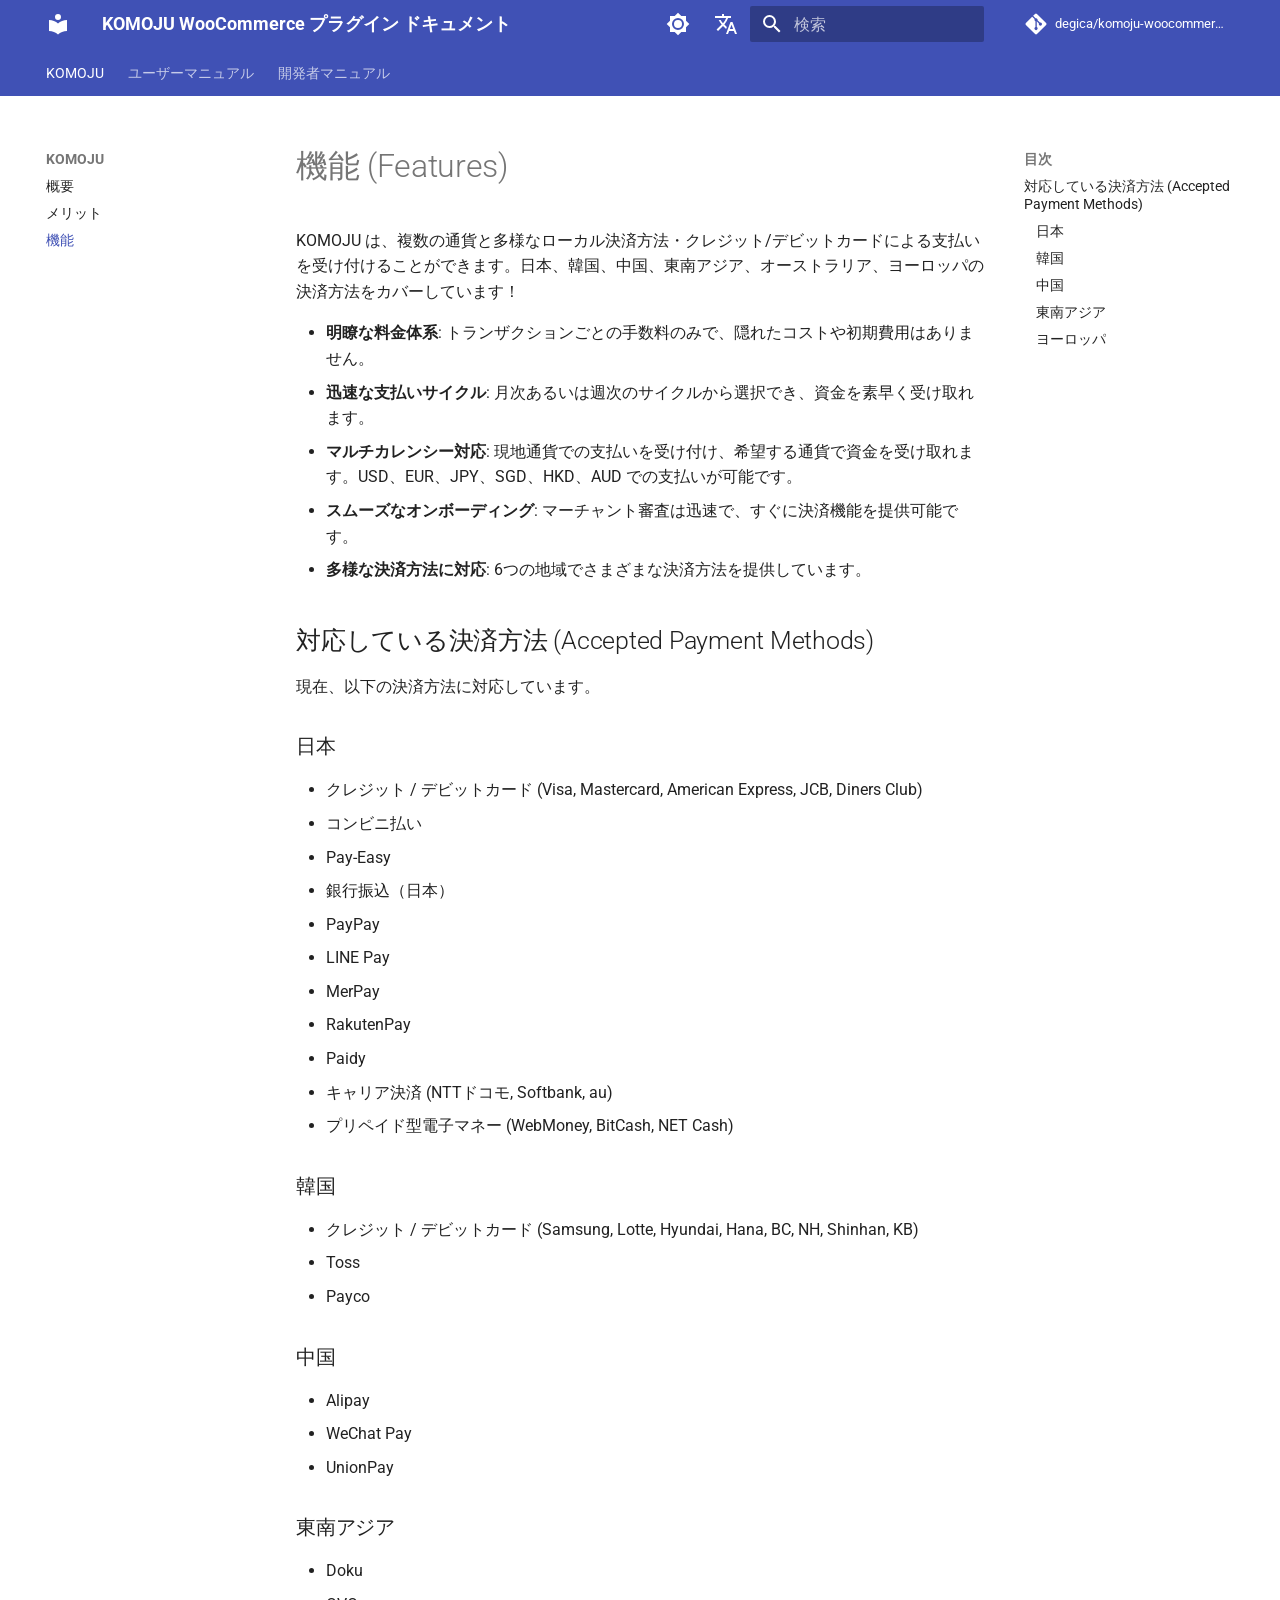
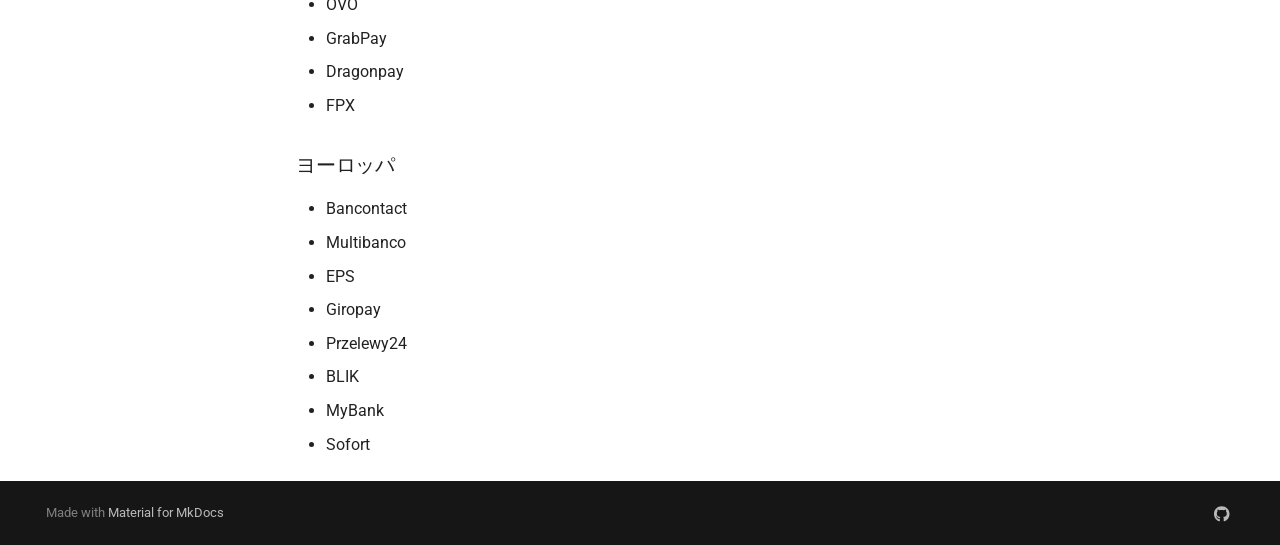
<file: komoju/features/index.html>
<!doctype html>
<html lang="ja" class="no-js">
  <head>
    
      <meta charset="utf-8">
      <meta name="viewport" content="width=device-width,initial-scale=1">
      
      
      
        <link rel="canonical" href="https://tech.degica.com/komoju-woocommerce/komoju/features/">
      
      
        <link rel="prev" href="../benefits/">
      
      
        <link rel="next" href="../../user_guide/getting_started/">
      
      
      <link rel="icon" href="../../assets/images/favicon.png">
      <meta name="generator" content="mkdocs-1.6.1, mkdocs-material-9.6.13">
    
    
      
        <title>機能 - KOMOJU WooCommerce プラグイン ドキュメント</title>
      
    
    
      <link rel="stylesheet" href="../../assets/stylesheets/main.342714a4.min.css">
      
        
        <link rel="stylesheet" href="../../assets/stylesheets/palette.06af60db.min.css">
      
      


    
    
      
    
    
      
        
        
        <link rel="preconnect" href="https://fonts.gstatic.com" crossorigin>
        <link rel="stylesheet" href="https://fonts.googleapis.com/css?family=Roboto:300,300i,400,400i,700,700i%7CRoboto+Mono:400,400i,700,700i&display=fallback">
        <style>:root{--md-text-font:"Roboto";--md-code-font:"Roboto Mono"}</style>
      
    
    
    <script>__md_scope=new URL("../..",location),__md_hash=e=>[...e].reduce(((e,_)=>(e<<5)-e+_.charCodeAt(0)),0),__md_get=(e,_=localStorage,t=__md_scope)=>JSON.parse(_.getItem(t.pathname+"."+e)),__md_set=(e,_,t=localStorage,a=__md_scope)=>{try{t.setItem(a.pathname+"."+e,JSON.stringify(_))}catch(e){}}</script>
    
      

    
    
    
  </head>
  
  
    
    
      
    
    
    
    
    <body dir="ltr" data-md-color-scheme="default" data-md-color-primary="indigo" data-md-color-accent="indigo">
  
    
    <input class="md-toggle" data-md-toggle="drawer" type="checkbox" id="__drawer" autocomplete="off">
    <input class="md-toggle" data-md-toggle="search" type="checkbox" id="__search" autocomplete="off">
    <label class="md-overlay" for="__drawer"></label>
    <div data-md-component="skip">
      
        
        <a href="#features" class="md-skip">
          コンテンツにスキップ
        </a>
      
    </div>
    <div data-md-component="announce">
      
    </div>
    
    
      

<header class="md-header" data-md-component="header">
  <nav class="md-header__inner md-grid" aria-label="ヘッダー">
    <a href="../.." title="KOMOJU WooCommerce プラグイン ドキュメント" class="md-header__button md-logo" aria-label="KOMOJU WooCommerce プラグイン ドキュメント" data-md-component="logo">
      
  
  <svg xmlns="http://www.w3.org/2000/svg" viewBox="0 0 24 24"><path d="M12 8a3 3 0 0 0 3-3 3 3 0 0 0-3-3 3 3 0 0 0-3 3 3 3 0 0 0 3 3m0 3.54C9.64 9.35 6.5 8 3 8v11c3.5 0 6.64 1.35 9 3.54 2.36-2.19 5.5-3.54 9-3.54V8c-3.5 0-6.64 1.35-9 3.54"/></svg>

    </a>
    <label class="md-header__button md-icon" for="__drawer">
      
      <svg xmlns="http://www.w3.org/2000/svg" viewBox="0 0 24 24"><path d="M3 6h18v2H3zm0 5h18v2H3zm0 5h18v2H3z"/></svg>
    </label>
    <div class="md-header__title" data-md-component="header-title">
      <div class="md-header__ellipsis">
        <div class="md-header__topic">
          <span class="md-ellipsis">
            KOMOJU WooCommerce プラグイン ドキュメント
          </span>
        </div>
        <div class="md-header__topic" data-md-component="header-topic">
          <span class="md-ellipsis">
            
              機能
            
          </span>
        </div>
      </div>
    </div>
    
      
        <form class="md-header__option" data-md-component="palette">
  
    
    
    
    <input class="md-option" data-md-color-media="(prefers-color-scheme: light)" data-md-color-scheme="default" data-md-color-primary="indigo" data-md-color-accent="indigo"  aria-label="Switch to dark mode"  type="radio" name="__palette" id="__palette_0">
    
      <label class="md-header__button md-icon" title="Switch to dark mode" for="__palette_1" hidden>
        <svg xmlns="http://www.w3.org/2000/svg" viewBox="0 0 24 24"><path d="M12 8a4 4 0 0 0-4 4 4 4 0 0 0 4 4 4 4 0 0 0 4-4 4 4 0 0 0-4-4m0 10a6 6 0 0 1-6-6 6 6 0 0 1 6-6 6 6 0 0 1 6 6 6 6 0 0 1-6 6m8-9.31V4h-4.69L12 .69 8.69 4H4v4.69L.69 12 4 15.31V20h4.69L12 23.31 15.31 20H20v-4.69L23.31 12z"/></svg>
      </label>
    
  
    
    
    
    <input class="md-option" data-md-color-media="(prefers-color-scheme: dark)" data-md-color-scheme="slate" data-md-color-primary="indigo" data-md-color-accent="indigo"  aria-label="Switch to system preference"  type="radio" name="__palette" id="__palette_1">
    
      <label class="md-header__button md-icon" title="Switch to system preference" for="__palette_0" hidden>
        <svg xmlns="http://www.w3.org/2000/svg" viewBox="0 0 24 24"><path d="M12 18c-.89 0-1.74-.2-2.5-.55C11.56 16.5 13 14.42 13 12s-1.44-4.5-3.5-5.45C10.26 6.2 11.11 6 12 6a6 6 0 0 1 6 6 6 6 0 0 1-6 6m8-9.31V4h-4.69L12 .69 8.69 4H4v4.69L.69 12 4 15.31V20h4.69L12 23.31 15.31 20H20v-4.69L23.31 12z"/></svg>
      </label>
    
  
</form>
      
    
    
      <script>var palette=__md_get("__palette");if(palette&&palette.color){if("(prefers-color-scheme)"===palette.color.media){var media=matchMedia("(prefers-color-scheme: light)"),input=document.querySelector(media.matches?"[data-md-color-media='(prefers-color-scheme: light)']":"[data-md-color-media='(prefers-color-scheme: dark)']");palette.color.media=input.getAttribute("data-md-color-media"),palette.color.scheme=input.getAttribute("data-md-color-scheme"),palette.color.primary=input.getAttribute("data-md-color-primary"),palette.color.accent=input.getAttribute("data-md-color-accent")}for(var[key,value]of Object.entries(palette.color))document.body.setAttribute("data-md-color-"+key,value)}</script>
    
    
      <div class="md-header__option">
  <div class="md-select">
    
    <button class="md-header__button md-icon" aria-label="言語切り替え">
      <svg xmlns="http://www.w3.org/2000/svg" viewBox="0 0 24 24"><path d="m12.87 15.07-2.54-2.51.03-.03A17.5 17.5 0 0 0 14.07 6H17V4h-7V2H8v2H1v2h11.17C11.5 7.92 10.44 9.75 9 11.35 8.07 10.32 7.3 9.19 6.69 8h-2c.73 1.63 1.73 3.17 2.98 4.56l-5.09 5.02L4 19l5-5 3.11 3.11zM18.5 10h-2L12 22h2l1.12-3h4.75L21 22h2zm-2.62 7 1.62-4.33L19.12 17z"/></svg>
    </button>
    <div class="md-select__inner">
      <ul class="md-select__list">
        
          <li class="md-select__item">
            <a href="./" hreflang="ja" class="md-select__link">
              日本語
            </a>
          </li>
        
          <li class="md-select__item">
            <a href="../../en/komoju/features/" hreflang="en" class="md-select__link">
              English
            </a>
          </li>
        
      </ul>
    </div>
  </div>
</div>
    
    
      
      
        <label class="md-header__button md-icon" for="__search">
          
          <svg xmlns="http://www.w3.org/2000/svg" viewBox="0 0 24 24"><path d="M9.5 3A6.5 6.5 0 0 1 16 9.5c0 1.61-.59 3.09-1.56 4.23l.27.27h.79l5 5-1.5 1.5-5-5v-.79l-.27-.27A6.52 6.52 0 0 1 9.5 16 6.5 6.5 0 0 1 3 9.5 6.5 6.5 0 0 1 9.5 3m0 2C7 5 5 7 5 9.5S7 14 9.5 14 14 12 14 9.5 12 5 9.5 5"/></svg>
        </label>
        <div class="md-search" data-md-component="search" role="dialog">
  <label class="md-search__overlay" for="__search"></label>
  <div class="md-search__inner" role="search">
    <form class="md-search__form" name="search">
      <input type="text" class="md-search__input" name="query" aria-label="検索" placeholder="検索" autocapitalize="off" autocorrect="off" autocomplete="off" spellcheck="false" data-md-component="search-query" required>
      <label class="md-search__icon md-icon" for="__search">
        
        <svg xmlns="http://www.w3.org/2000/svg" viewBox="0 0 24 24"><path d="M9.5 3A6.5 6.5 0 0 1 16 9.5c0 1.61-.59 3.09-1.56 4.23l.27.27h.79l5 5-1.5 1.5-5-5v-.79l-.27-.27A6.52 6.52 0 0 1 9.5 16 6.5 6.5 0 0 1 3 9.5 6.5 6.5 0 0 1 9.5 3m0 2C7 5 5 7 5 9.5S7 14 9.5 14 14 12 14 9.5 12 5 9.5 5"/></svg>
        
        <svg xmlns="http://www.w3.org/2000/svg" viewBox="0 0 24 24"><path d="M20 11v2H8l5.5 5.5-1.42 1.42L4.16 12l7.92-7.92L13.5 5.5 8 11z"/></svg>
      </label>
      <nav class="md-search__options" aria-label="検索">
        
        <button type="reset" class="md-search__icon md-icon" title="クリア" aria-label="クリア" tabindex="-1">
          
          <svg xmlns="http://www.w3.org/2000/svg" viewBox="0 0 24 24"><path d="M19 6.41 17.59 5 12 10.59 6.41 5 5 6.41 10.59 12 5 17.59 6.41 19 12 13.41 17.59 19 19 17.59 13.41 12z"/></svg>
        </button>
      </nav>
      
        <div class="md-search__suggest" data-md-component="search-suggest"></div>
      
    </form>
    <div class="md-search__output">
      <div class="md-search__scrollwrap" tabindex="0" data-md-scrollfix>
        <div class="md-search-result" data-md-component="search-result">
          <div class="md-search-result__meta">
            検索を初期化
          </div>
          <ol class="md-search-result__list" role="presentation"></ol>
        </div>
      </div>
    </div>
  </div>
</div>
      
    
    
      <div class="md-header__source">
        <a href="https://github.com/degica/komoju-woocommerce" title="リポジトリへ" class="md-source" data-md-component="source">
  <div class="md-source__icon md-icon">
    
    <svg xmlns="http://www.w3.org/2000/svg" viewBox="0 0 448 512"><!--! Font Awesome Free 6.7.2 by @fontawesome - https://fontawesome.com License - https://fontawesome.com/license/free (Icons: CC BY 4.0, Fonts: SIL OFL 1.1, Code: MIT License) Copyright 2024 Fonticons, Inc.--><path d="M439.55 236.05 244 40.45a28.87 28.87 0 0 0-40.81 0l-40.66 40.63 51.52 51.52c27.06-9.14 52.68 16.77 43.39 43.68l49.66 49.66c34.23-11.8 61.18 31 35.47 56.69-26.49 26.49-70.21-2.87-56-37.34L240.22 199v121.85c25.3 12.54 22.26 41.85 9.08 55a34.34 34.34 0 0 1-48.55 0c-17.57-17.6-11.07-46.91 11.25-56v-123c-20.8-8.51-24.6-30.74-18.64-45L142.57 101 8.45 235.14a28.86 28.86 0 0 0 0 40.81l195.61 195.6a28.86 28.86 0 0 0 40.8 0l194.69-194.69a28.86 28.86 0 0 0 0-40.81"/></svg>
  </div>
  <div class="md-source__repository">
    degica/komoju-woocommerce
  </div>
</a>
      </div>
    
  </nav>
  
</header>
    
    <div class="md-container" data-md-component="container">
      
      
        
          
            
<nav class="md-tabs" aria-label="タブ" data-md-component="tabs">
  <div class="md-grid">
    <ul class="md-tabs__list">
      
        
  
  
  
    
  
  
    
    
      <li class="md-tabs__item md-tabs__item--active">
        <a href="../.." class="md-tabs__link">
          
  
  
  KOMOJU

        </a>
      </li>
    
  

      
        
  
  
  
  
    <li class="md-tabs__item">
      <a href="../../user_guide/getting_started/" class="md-tabs__link">
        
  
  
    
  
  ユーザーマニュアル

      </a>
    </li>
  

      
        
  
  
  
  
    
    
      <li class="md-tabs__item">
        <a href="../../developer_guide/dev_setup/" class="md-tabs__link">
          
  
  
  開発者マニュアル

        </a>
      </li>
    
  

      
    </ul>
  </div>
</nav>
          
        
      
      <main class="md-main" data-md-component="main">
        <div class="md-main__inner md-grid">
          
            
              
              <div class="md-sidebar md-sidebar--primary" data-md-component="sidebar" data-md-type="navigation" >
                <div class="md-sidebar__scrollwrap">
                  <div class="md-sidebar__inner">
                    


  


<nav class="md-nav md-nav--primary md-nav--lifted" aria-label="ナビゲーション" data-md-level="0">
  <label class="md-nav__title" for="__drawer">
    <a href="../.." title="KOMOJU WooCommerce プラグイン ドキュメント" class="md-nav__button md-logo" aria-label="KOMOJU WooCommerce プラグイン ドキュメント" data-md-component="logo">
      
  
  <svg xmlns="http://www.w3.org/2000/svg" viewBox="0 0 24 24"><path d="M12 8a3 3 0 0 0 3-3 3 3 0 0 0-3-3 3 3 0 0 0-3 3 3 3 0 0 0 3 3m0 3.54C9.64 9.35 6.5 8 3 8v11c3.5 0 6.64 1.35 9 3.54 2.36-2.19 5.5-3.54 9-3.54V8c-3.5 0-6.64 1.35-9 3.54"/></svg>

    </a>
    KOMOJU WooCommerce プラグイン ドキュメント
  </label>
  
    <div class="md-nav__source">
      <a href="https://github.com/degica/komoju-woocommerce" title="リポジトリへ" class="md-source" data-md-component="source">
  <div class="md-source__icon md-icon">
    
    <svg xmlns="http://www.w3.org/2000/svg" viewBox="0 0 448 512"><!--! Font Awesome Free 6.7.2 by @fontawesome - https://fontawesome.com License - https://fontawesome.com/license/free (Icons: CC BY 4.0, Fonts: SIL OFL 1.1, Code: MIT License) Copyright 2024 Fonticons, Inc.--><path d="M439.55 236.05 244 40.45a28.87 28.87 0 0 0-40.81 0l-40.66 40.63 51.52 51.52c27.06-9.14 52.68 16.77 43.39 43.68l49.66 49.66c34.23-11.8 61.18 31 35.47 56.69-26.49 26.49-70.21-2.87-56-37.34L240.22 199v121.85c25.3 12.54 22.26 41.85 9.08 55a34.34 34.34 0 0 1-48.55 0c-17.57-17.6-11.07-46.91 11.25-56v-123c-20.8-8.51-24.6-30.74-18.64-45L142.57 101 8.45 235.14a28.86 28.86 0 0 0 0 40.81l195.61 195.6a28.86 28.86 0 0 0 40.8 0l194.69-194.69a28.86 28.86 0 0 0 0-40.81"/></svg>
  </div>
  <div class="md-source__repository">
    degica/komoju-woocommerce
  </div>
</a>
    </div>
  
  <ul class="md-nav__list" data-md-scrollfix>
    
      
      
  
  
    
  
  
  
    
    
    
    
      
        
        
      
      
    
    
    <li class="md-nav__item md-nav__item--active md-nav__item--section md-nav__item--nested">
      
        
        
        <input class="md-nav__toggle md-toggle " type="checkbox" id="__nav_1" checked>
        
          
          <label class="md-nav__link" for="__nav_1" id="__nav_1_label" tabindex="">
            
  
  
  <span class="md-ellipsis">
    KOMOJU
    
  </span>
  

            <span class="md-nav__icon md-icon"></span>
          </label>
        
        <nav class="md-nav" data-md-level="1" aria-labelledby="__nav_1_label" aria-expanded="true">
          <label class="md-nav__title" for="__nav_1">
            <span class="md-nav__icon md-icon"></span>
            KOMOJU
          </label>
          <ul class="md-nav__list" data-md-scrollfix>
            
              
                
  
  
  
  
    <li class="md-nav__item">
      <a href="../.." class="md-nav__link">
        
  
  
  <span class="md-ellipsis">
    概要
    
  </span>
  

      </a>
    </li>
  

              
            
              
                
  
  
  
  
    <li class="md-nav__item">
      <a href="../benefits/" class="md-nav__link">
        
  
  
  <span class="md-ellipsis">
    メリット
    
  </span>
  

      </a>
    </li>
  

              
            
              
                
  
  
    
  
  
  
    <li class="md-nav__item md-nav__item--active">
      
      <input class="md-nav__toggle md-toggle" type="checkbox" id="__toc">
      
      
        
      
      
        <label class="md-nav__link md-nav__link--active" for="__toc">
          
  
  
  <span class="md-ellipsis">
    機能
    
  </span>
  

          <span class="md-nav__icon md-icon"></span>
        </label>
      
      <a href="./" class="md-nav__link md-nav__link--active">
        
  
  
  <span class="md-ellipsis">
    機能
    
  </span>
  

      </a>
      
        

<nav class="md-nav md-nav--secondary" aria-label="目次">
  
  
  
    
  
  
    <label class="md-nav__title" for="__toc">
      <span class="md-nav__icon md-icon"></span>
      目次
    </label>
    <ul class="md-nav__list" data-md-component="toc" data-md-scrollfix>
      
        <li class="md-nav__item">
  <a href="#accepted-payment-methods" class="md-nav__link">
    <span class="md-ellipsis">
      対応している決済方法 (Accepted Payment Methods)
    </span>
  </a>
  
    <nav class="md-nav" aria-label="対応している決済方法 (Accepted Payment Methods)">
      <ul class="md-nav__list">
        
          <li class="md-nav__item">
  <a href="#_1" class="md-nav__link">
    <span class="md-ellipsis">
      日本
    </span>
  </a>
  
</li>
        
          <li class="md-nav__item">
  <a href="#_2" class="md-nav__link">
    <span class="md-ellipsis">
      韓国
    </span>
  </a>
  
</li>
        
          <li class="md-nav__item">
  <a href="#_3" class="md-nav__link">
    <span class="md-ellipsis">
      中国
    </span>
  </a>
  
</li>
        
          <li class="md-nav__item">
  <a href="#_4" class="md-nav__link">
    <span class="md-ellipsis">
      東南アジア
    </span>
  </a>
  
</li>
        
          <li class="md-nav__item">
  <a href="#_5" class="md-nav__link">
    <span class="md-ellipsis">
      ヨーロッパ
    </span>
  </a>
  
</li>
        
      </ul>
    </nav>
  
</li>
      
    </ul>
  
</nav>
      
    </li>
  

              
            
          </ul>
        </nav>
      
    </li>
  

    
      
      
  
  
  
  
    <li class="md-nav__item">
      <a href="../../user_guide/getting_started/" class="md-nav__link">
        
  
  
  <span class="md-ellipsis">
    ユーザーマニュアル
    
  </span>
  

      </a>
    </li>
  

    
      
      
  
  
  
  
    
    
    
    
      
      
    
    
    <li class="md-nav__item md-nav__item--nested">
      
        
        
        <input class="md-nav__toggle md-toggle " type="checkbox" id="__nav_3" >
        
          
          <label class="md-nav__link" for="__nav_3" id="__nav_3_label" tabindex="0">
            
  
  
  <span class="md-ellipsis">
    開発者マニュアル
    
  </span>
  

            <span class="md-nav__icon md-icon"></span>
          </label>
        
        <nav class="md-nav" data-md-level="1" aria-labelledby="__nav_3_label" aria-expanded="false">
          <label class="md-nav__title" for="__nav_3">
            <span class="md-nav__icon md-icon"></span>
            開発者マニュアル
          </label>
          <ul class="md-nav__list" data-md-scrollfix>
            
              
                
  
  
  
  
    <li class="md-nav__item">
      <a href="../../developer_guide/dev_setup/" class="md-nav__link">
        
  
  
  <span class="md-ellipsis">
    セットアップ
    
  </span>
  

      </a>
    </li>
  

              
            
              
                
  
  
  
  
    <li class="md-nav__item">
      <a href="../../developer_guide/uploading_to_wordpress_store/" class="md-nav__link">
        
  
  
  <span class="md-ellipsis">
    プラグインのアップロード
    
  </span>
  

      </a>
    </li>
  

              
            
              
                
  
  
  
  
    <li class="md-nav__item">
      <a href="../../developer_guide/documenting/" class="md-nav__link">
        
  
  
  <span class="md-ellipsis">
    ドキュメントの作成方法
    
  </span>
  

      </a>
    </li>
  

              
            
          </ul>
        </nav>
      
    </li>
  

    
  </ul>
</nav>
                  </div>
                </div>
              </div>
            
            
              
              <div class="md-sidebar md-sidebar--secondary" data-md-component="sidebar" data-md-type="toc" >
                <div class="md-sidebar__scrollwrap">
                  <div class="md-sidebar__inner">
                    

<nav class="md-nav md-nav--secondary" aria-label="目次">
  
  
  
    
  
  
    <label class="md-nav__title" for="__toc">
      <span class="md-nav__icon md-icon"></span>
      目次
    </label>
    <ul class="md-nav__list" data-md-component="toc" data-md-scrollfix>
      
        <li class="md-nav__item">
  <a href="#accepted-payment-methods" class="md-nav__link">
    <span class="md-ellipsis">
      対応している決済方法 (Accepted Payment Methods)
    </span>
  </a>
  
    <nav class="md-nav" aria-label="対応している決済方法 (Accepted Payment Methods)">
      <ul class="md-nav__list">
        
          <li class="md-nav__item">
  <a href="#_1" class="md-nav__link">
    <span class="md-ellipsis">
      日本
    </span>
  </a>
  
</li>
        
          <li class="md-nav__item">
  <a href="#_2" class="md-nav__link">
    <span class="md-ellipsis">
      韓国
    </span>
  </a>
  
</li>
        
          <li class="md-nav__item">
  <a href="#_3" class="md-nav__link">
    <span class="md-ellipsis">
      中国
    </span>
  </a>
  
</li>
        
          <li class="md-nav__item">
  <a href="#_4" class="md-nav__link">
    <span class="md-ellipsis">
      東南アジア
    </span>
  </a>
  
</li>
        
          <li class="md-nav__item">
  <a href="#_5" class="md-nav__link">
    <span class="md-ellipsis">
      ヨーロッパ
    </span>
  </a>
  
</li>
        
      </ul>
    </nav>
  
</li>
      
    </ul>
  
</nav>
                  </div>
                </div>
              </div>
            
          
          
            <div class="md-content" data-md-component="content">
              <article class="md-content__inner md-typeset">
                
                  


  
  


<h1 id="features">機能 (Features)</h1>
<p>KOMOJU は、複数の通貨と多様なローカル決済方法・クレジット/デビットカードによる支払いを受け付けることができます。日本、韓国、中国、東南アジア、オーストラリア、ヨーロッパの決済方法をカバーしています！</p>
<ul>
<li><strong>明瞭な料金体系</strong>: トランザクションごとの手数料のみで、隠れたコストや初期費用はありません。</li>
<li><strong>迅速な支払いサイクル</strong>: 月次あるいは週次のサイクルから選択でき、資金を素早く受け取れます。</li>
<li><strong>マルチカレンシー対応</strong>: 現地通貨での支払いを受け付け、希望する通貨で資金を受け取れます。USD、EUR、JPY、SGD、HKD、AUD での支払いが可能です。</li>
<li><strong>スムーズなオンボーディング</strong>: マーチャント審査は迅速で、すぐに決済機能を提供可能です。</li>
<li><strong>多様な決済方法に対応</strong>: 6つの地域でさまざまな決済方法を提供しています。</li>
</ul>
<h2 id="accepted-payment-methods">対応している決済方法 (Accepted Payment Methods)</h2>
<p>現在、以下の決済方法に対応しています。</p>
<h3 id="_1">日本</h3>
<ul>
<li>クレジット / デビットカード (Visa, Mastercard, American Express, JCB, Diners Club)</li>
<li>コンビニ払い</li>
<li>Pay-Easy</li>
<li>銀行振込（日本）</li>
<li>PayPay</li>
<li>LINE Pay</li>
<li>MerPay</li>
<li>RakutenPay</li>
<li>Paidy</li>
<li>キャリア決済 (NTTドコモ, Softbank, au)</li>
<li>プリペイド型電子マネー (WebMoney, BitCash, NET Cash)</li>
</ul>
<h3 id="_2">韓国</h3>
<ul>
<li>クレジット / デビットカード (Samsung, Lotte, Hyundai, Hana, BC, NH, Shinhan, KB)</li>
<li>Toss</li>
<li>Payco</li>
</ul>
<h3 id="_3">中国</h3>
<ul>
<li>Alipay</li>
<li>WeChat Pay</li>
<li>UnionPay</li>
</ul>
<h3 id="_4">東南アジア</h3>
<ul>
<li>Doku</li>
<li>OVO</li>
<li>GrabPay</li>
<li>Dragonpay</li>
<li>FPX</li>
</ul>
<h3 id="_5">ヨーロッパ</h3>
<ul>
<li>Bancontact</li>
<li>Multibanco</li>
<li>EPS</li>
<li>Giropay</li>
<li>Przelewy24</li>
<li>BLIK</li>
<li>MyBank</li>
<li>Sofort</li>
</ul>












                
              </article>
            </div>
          
          
<script>var target=document.getElementById(location.hash.slice(1));target&&target.name&&(target.checked=target.name.startsWith("__tabbed_"))</script>
        </div>
        
          <button type="button" class="md-top md-icon" data-md-component="top" hidden>
  
  <svg xmlns="http://www.w3.org/2000/svg" viewBox="0 0 24 24"><path d="M13 20h-2V8l-5.5 5.5-1.42-1.42L12 4.16l7.92 7.92-1.42 1.42L13 8z"/></svg>
  ページトップへ戻る
</button>
        
      </main>
      
        <footer class="md-footer">
  
  <div class="md-footer-meta md-typeset">
    <div class="md-footer-meta__inner md-grid">
      <div class="md-copyright">
  
  
    Made with
    <a href="https://squidfunk.github.io/mkdocs-material/" target="_blank" rel="noopener">
      Material for MkDocs
    </a>
  
</div>
      
        <div class="md-social">
  
    
    
    
    
    <a href="https://github.com/degica/komoju-woocommerce" target="_blank" rel="noopener" title="GitHub" class="md-social__link">
      <svg xmlns="http://www.w3.org/2000/svg" viewBox="0 0 496 512"><!--! Font Awesome Free 6.7.2 by @fontawesome - https://fontawesome.com License - https://fontawesome.com/license/free (Icons: CC BY 4.0, Fonts: SIL OFL 1.1, Code: MIT License) Copyright 2024 Fonticons, Inc.--><path d="M165.9 397.4c0 2-2.3 3.6-5.2 3.6-3.3.3-5.6-1.3-5.6-3.6 0-2 2.3-3.6 5.2-3.6 3-.3 5.6 1.3 5.6 3.6m-31.1-4.5c-.7 2 1.3 4.3 4.3 4.9 2.6 1 5.6 0 6.2-2s-1.3-4.3-4.3-5.2c-2.6-.7-5.5.3-6.2 2.3m44.2-1.7c-2.9.7-4.9 2.6-4.6 4.9.3 2 2.9 3.3 5.9 2.6 2.9-.7 4.9-2.6 4.6-4.6-.3-1.9-3-3.2-5.9-2.9M244.8 8C106.1 8 0 113.3 0 252c0 110.9 69.8 205.8 169.5 239.2 12.8 2.3 17.3-5.6 17.3-12.1 0-6.2-.3-40.4-.3-61.4 0 0-70 15-84.7-29.8 0 0-11.4-29.1-27.8-36.6 0 0-22.9-15.7 1.6-15.4 0 0 24.9 2 38.6 25.8 21.9 38.6 58.6 27.5 72.9 20.9 2.3-16 8.8-27.1 16-33.7-55.9-6.2-112.3-14.3-112.3-110.5 0-27.5 7.6-41.3 23.6-58.9-2.6-6.5-11.1-33.3 2.6-67.9 20.9-6.5 69 27 69 27 20-5.6 41.5-8.5 62.8-8.5s42.8 2.9 62.8 8.5c0 0 48.1-33.6 69-27 13.7 34.7 5.2 61.4 2.6 67.9 16 17.7 25.8 31.5 25.8 58.9 0 96.5-58.9 104.2-114.8 110.5 9.2 7.9 17 22.9 17 46.4 0 33.7-.3 75.4-.3 83.6 0 6.5 4.6 14.4 17.3 12.1C428.2 457.8 496 362.9 496 252 496 113.3 383.5 8 244.8 8M97.2 352.9c-1.3 1-1 3.3.7 5.2 1.6 1.6 3.9 2.3 5.2 1 1.3-1 1-3.3-.7-5.2-1.6-1.6-3.9-2.3-5.2-1m-10.8-8.1c-.7 1.3.3 2.9 2.3 3.9 1.6 1 3.6.7 4.3-.7.7-1.3-.3-2.9-2.3-3.9-2-.6-3.6-.3-4.3.7m32.4 35.6c-1.6 1.3-1 4.3 1.3 6.2 2.3 2.3 5.2 2.6 6.5 1 1.3-1.3.7-4.3-1.3-6.2-2.2-2.3-5.2-2.6-6.5-1m-11.4-14.7c-1.6 1-1.6 3.6 0 5.9s4.3 3.3 5.6 2.3c1.6-1.3 1.6-3.9 0-6.2-1.4-2.3-4-3.3-5.6-2"/></svg>
    </a>
  
</div>
      
    </div>
  </div>
</footer>
      
    </div>
    <div class="md-dialog" data-md-component="dialog">
      <div class="md-dialog__inner md-typeset"></div>
    </div>
    
    
    
      
      <script id="__config" type="application/json">{"base": "../..", "features": ["search.suggest", "navigation.tabs", "navigation.top"], "search": "../../assets/javascripts/workers/search.d50fe291.min.js", "tags": null, "translations": {"clipboard.copied": "\u30b3\u30d4\u30fc\u3057\u307e\u3057\u305f", "clipboard.copy": "\u30af\u30ea\u30c3\u30d7\u30dc\u30fc\u30c9\u3078\u30b3\u30d4\u30fc", "search.result.more.one": "\u3053\u306e\u30da\u30fc\u30b8\u5185\u306b\u3082\u30461\u4ef6\u898b\u3064\u304b\u308a\u307e\u3057\u305f", "search.result.more.other": "\u3053\u306e\u30da\u30fc\u30b8\u5185\u306b\u3042\u3068#\u4ef6\u898b\u3064\u304b\u308a\u307e\u3057\u305f", "search.result.none": "\u4f55\u3082\u898b\u3064\u304b\u308a\u307e\u305b\u3093\u3067\u3057\u305f", "search.result.one": "1\u4ef6\u898b\u3064\u304b\u308a\u307e\u3057\u305f", "search.result.other": "#\u4ef6\u898b\u3064\u304b\u308a\u307e\u3057\u305f", "search.result.placeholder": "\u691c\u7d22\u30ad\u30fc\u30ef\u30fc\u30c9\u3092\u5165\u529b\u3057\u3066\u304f\u3060\u3055\u3044", "search.result.term.missing": "\u691c\u7d22\u306b\u542b\u307e\u308c\u306a\u3044", "select.version": "\u30d0\u30fc\u30b8\u30e7\u30f3\u5207\u308a\u66ff\u3048"}, "version": null}</script>
    
    
      <script src="../../assets/javascripts/bundle.13a4f30d.min.js"></script>
      
    
  </body>
</html>
</file>
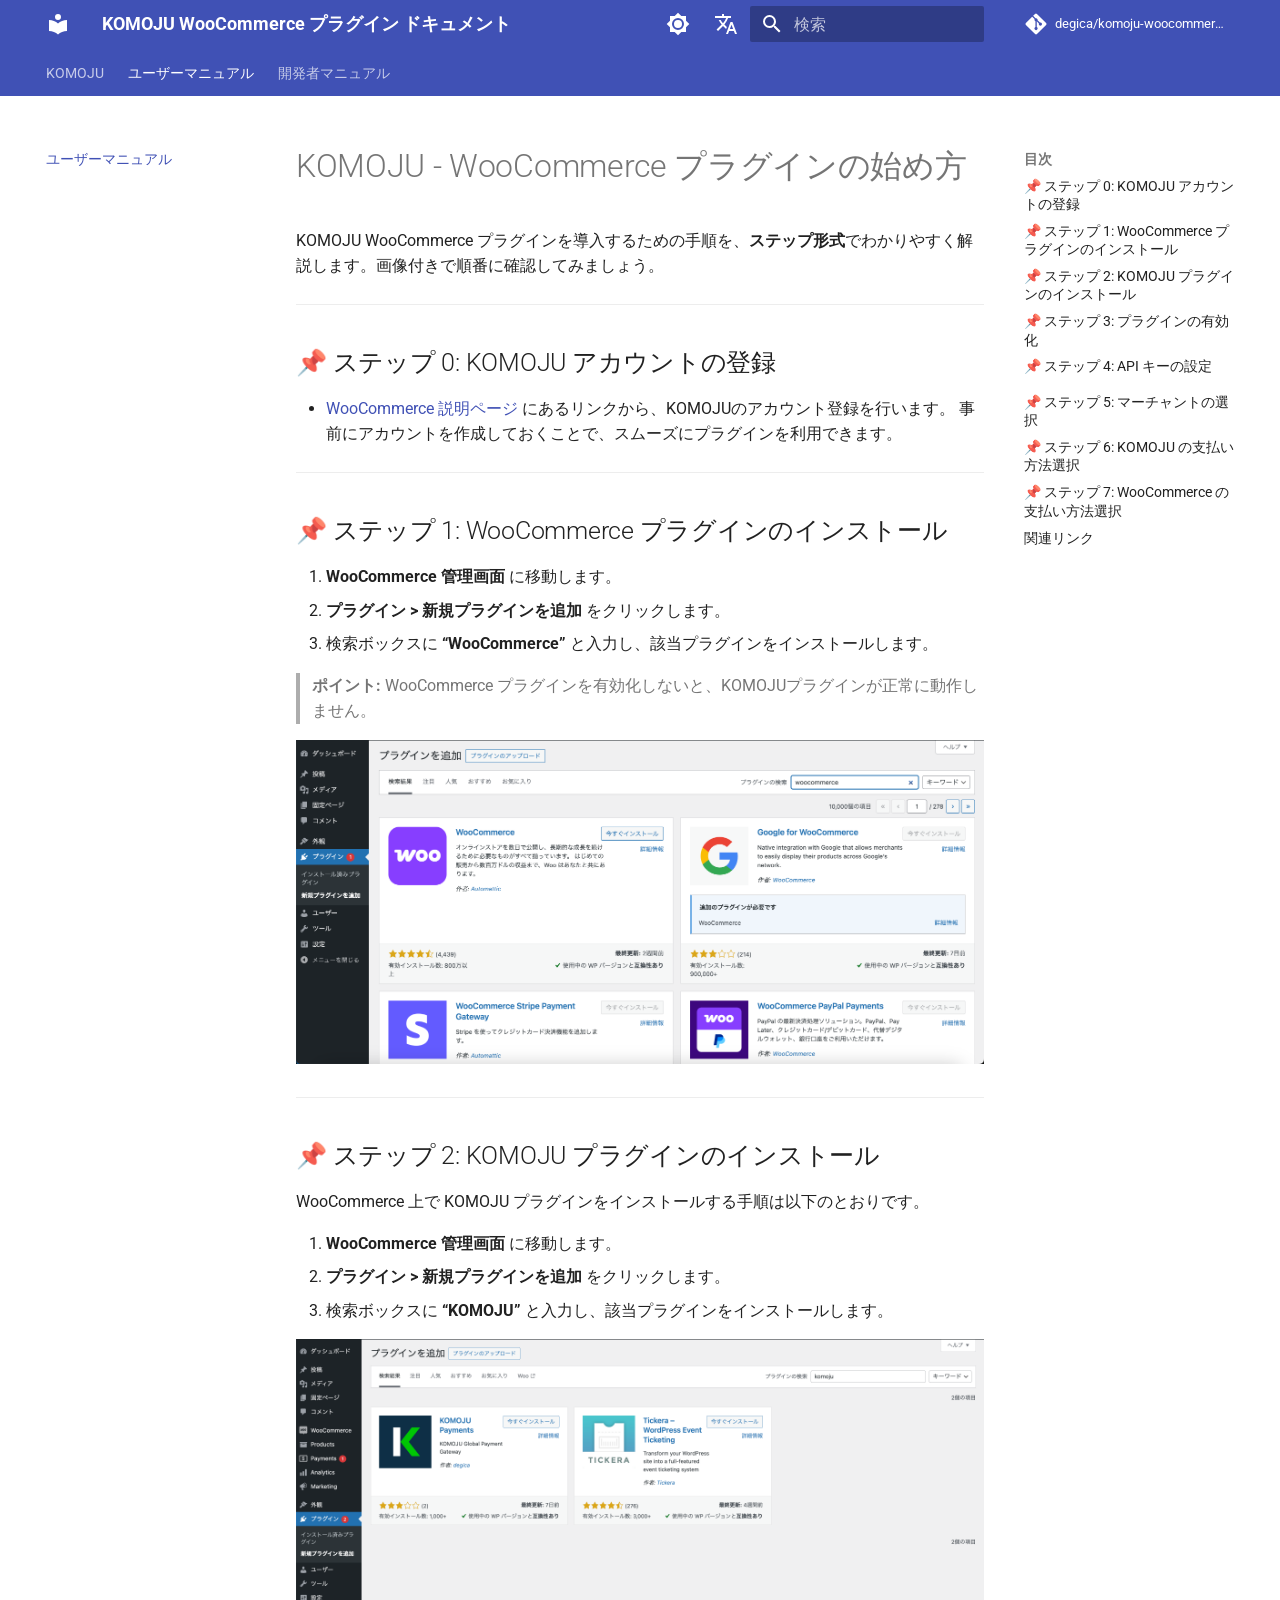
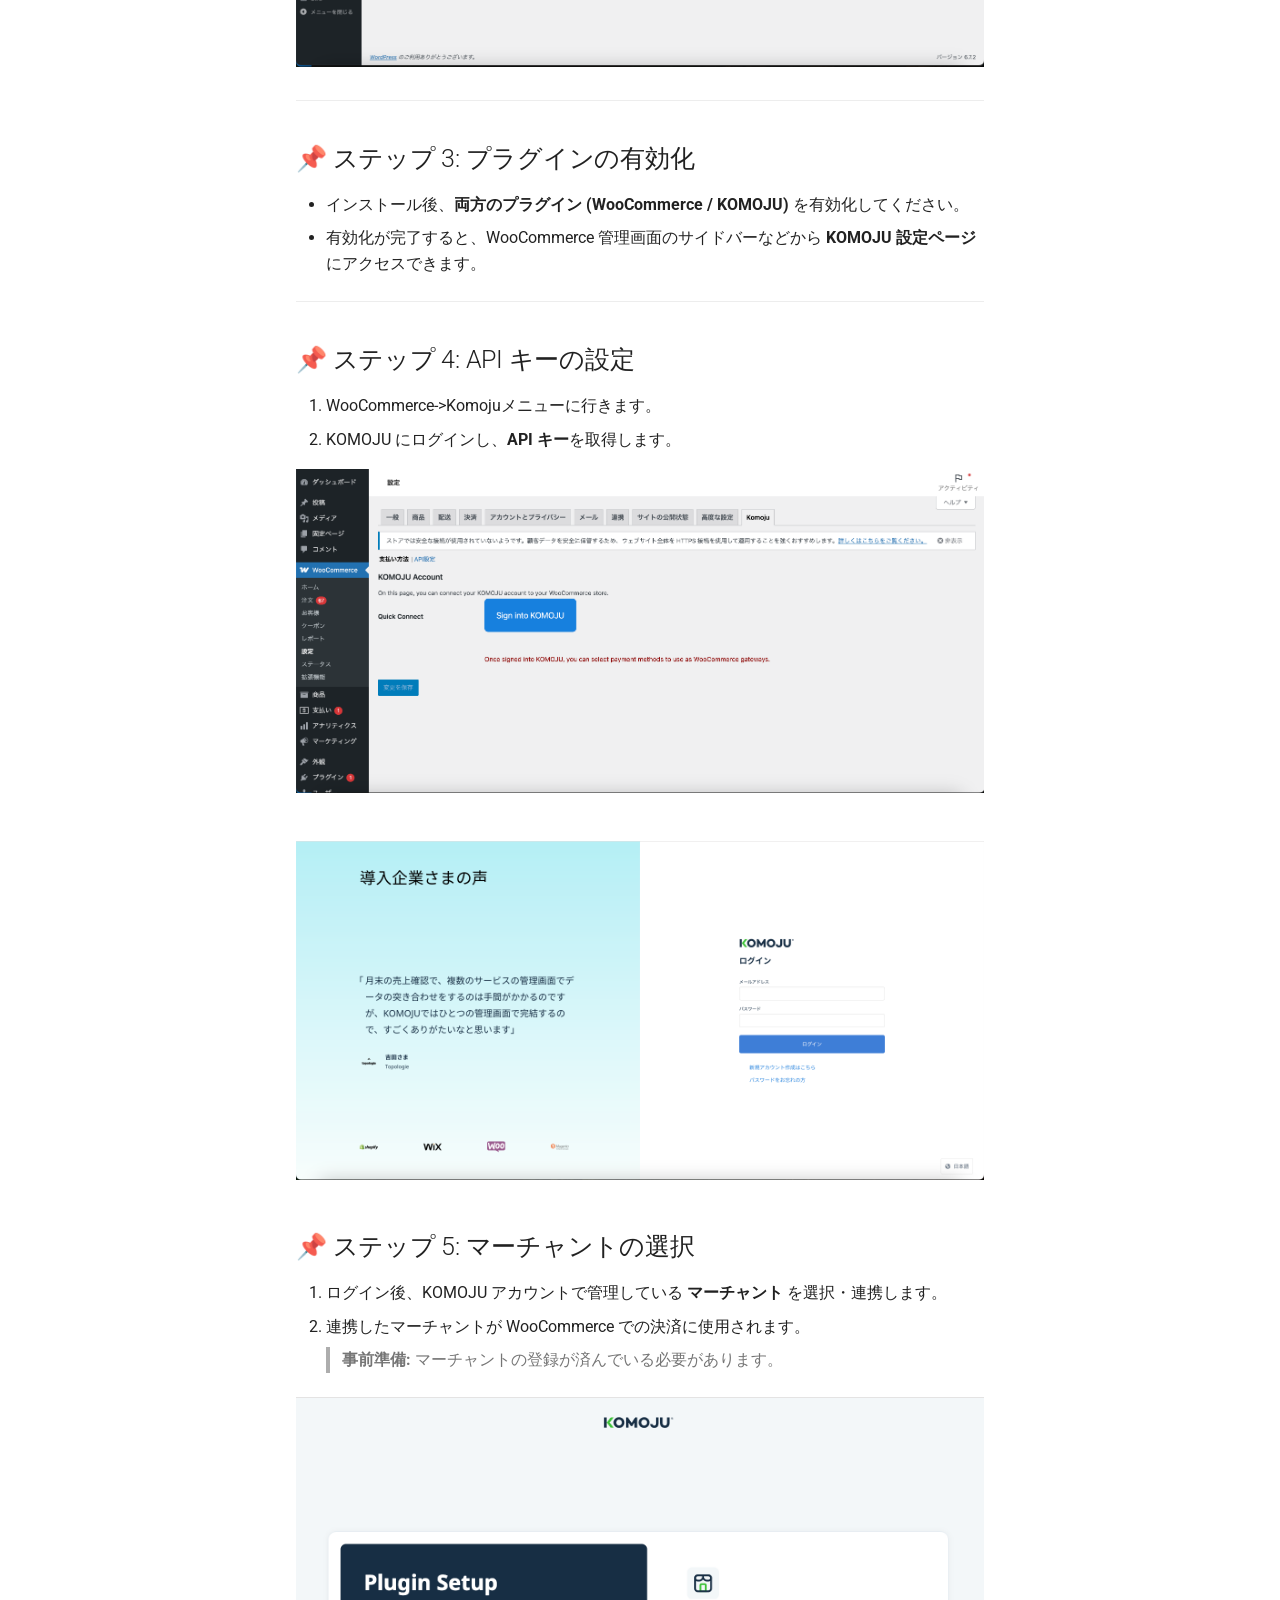
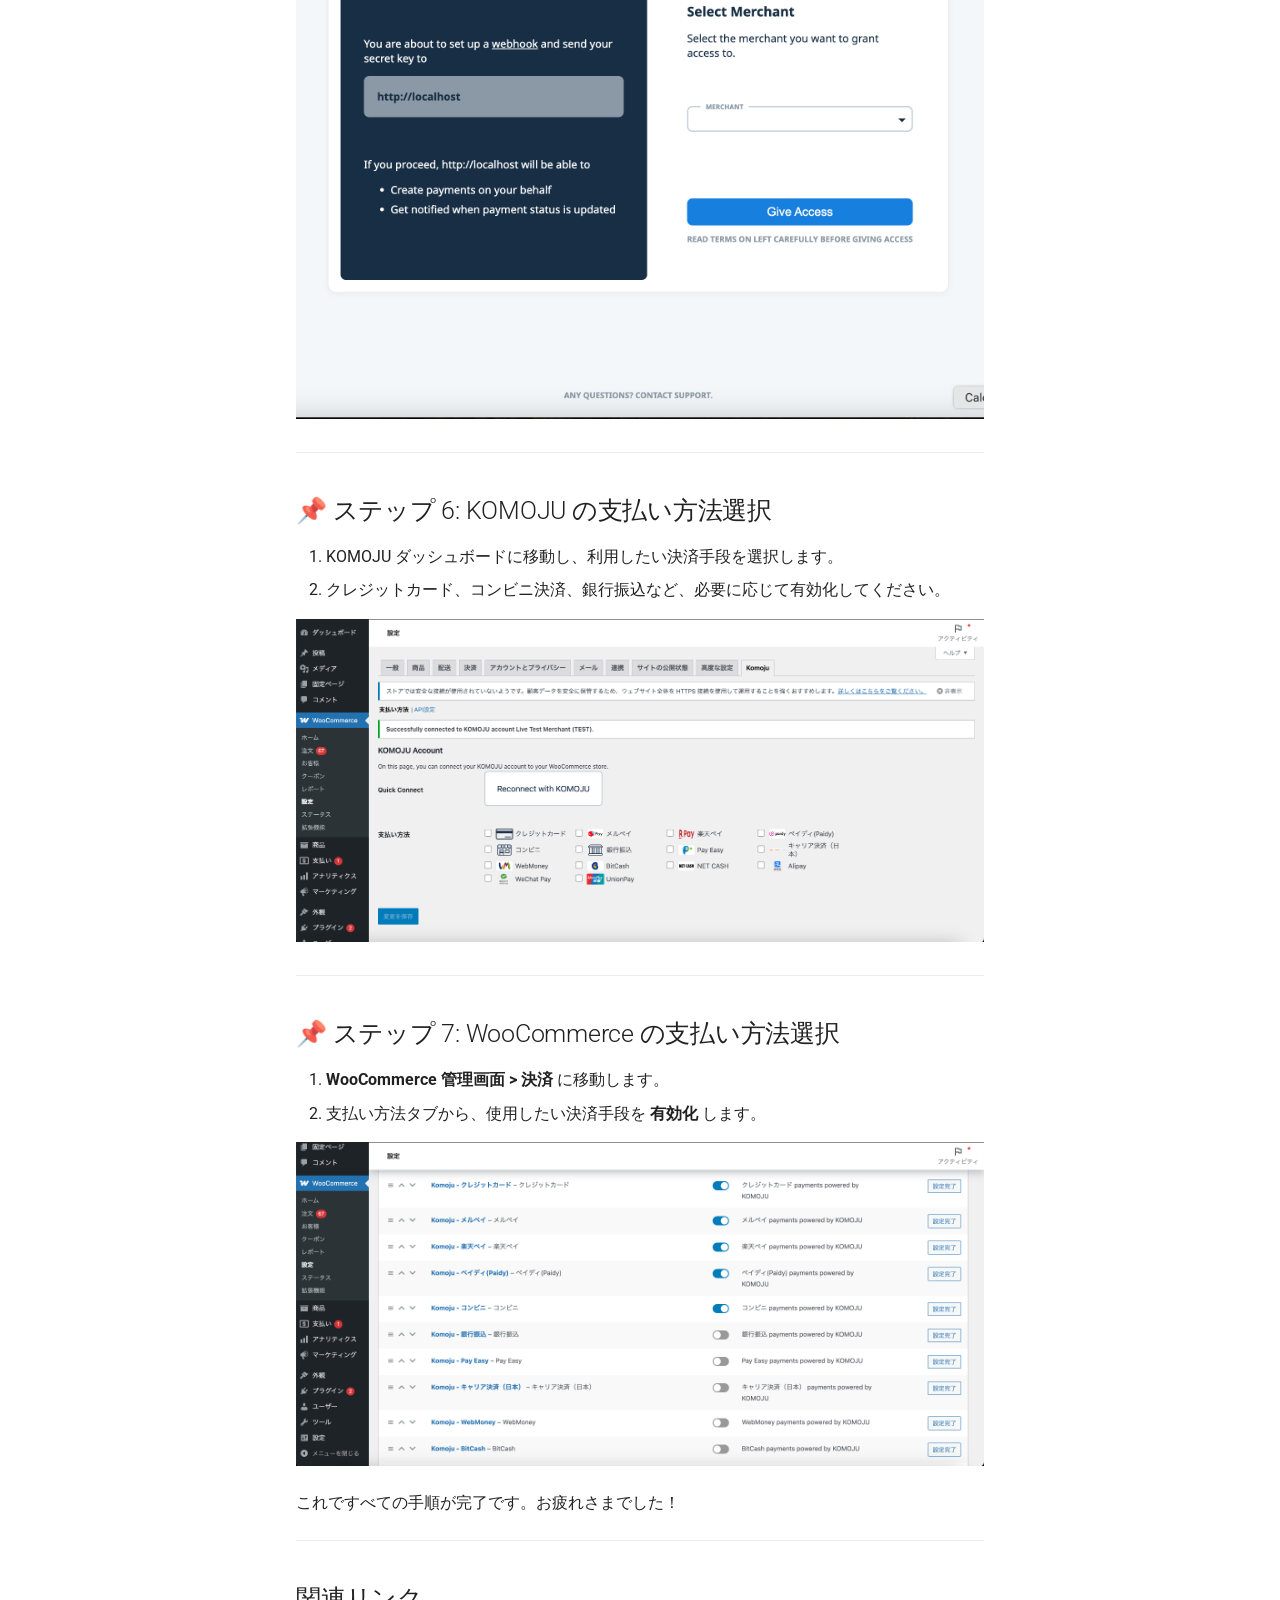
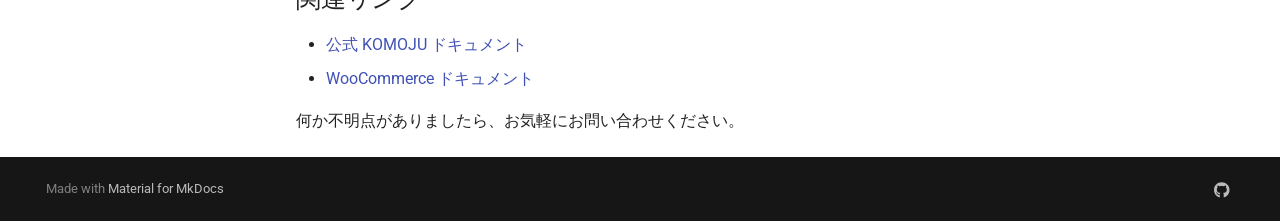
<file: user_guide/getting_started/index.html>
<!doctype html>
<html lang="ja" class="no-js">
  <head>
    
      <meta charset="utf-8">
      <meta name="viewport" content="width=device-width,initial-scale=1">
      
      
      
        <link rel="canonical" href="https://tech.degica.com/komoju-woocommerce/user_guide/getting_started/">
      
      
        <link rel="prev" href="../../komoju/features/">
      
      
        <link rel="next" href="../../developer_guide/dev_setup/">
      
      
      <link rel="icon" href="../../assets/images/favicon.png">
      <meta name="generator" content="mkdocs-1.6.1, mkdocs-material-9.6.13">
    
    
      
        <title>ユーザーマニュアル - KOMOJU WooCommerce プラグイン ドキュメント</title>
      
    
    
      <link rel="stylesheet" href="../../assets/stylesheets/main.342714a4.min.css">
      
        
        <link rel="stylesheet" href="../../assets/stylesheets/palette.06af60db.min.css">
      
      


    
    
      
    
    
      
        
        
        <link rel="preconnect" href="https://fonts.gstatic.com" crossorigin>
        <link rel="stylesheet" href="https://fonts.googleapis.com/css?family=Roboto:300,300i,400,400i,700,700i%7CRoboto+Mono:400,400i,700,700i&display=fallback">
        <style>:root{--md-text-font:"Roboto";--md-code-font:"Roboto Mono"}</style>
      
    
    
    <script>__md_scope=new URL("../..",location),__md_hash=e=>[...e].reduce(((e,_)=>(e<<5)-e+_.charCodeAt(0)),0),__md_get=(e,_=localStorage,t=__md_scope)=>JSON.parse(_.getItem(t.pathname+"."+e)),__md_set=(e,_,t=localStorage,a=__md_scope)=>{try{t.setItem(a.pathname+"."+e,JSON.stringify(_))}catch(e){}}</script>
    
      

    
    
    
  </head>
  
  
    
    
      
    
    
    
    
    <body dir="ltr" data-md-color-scheme="default" data-md-color-primary="indigo" data-md-color-accent="indigo">
  
    
    <input class="md-toggle" data-md-toggle="drawer" type="checkbox" id="__drawer" autocomplete="off">
    <input class="md-toggle" data-md-toggle="search" type="checkbox" id="__search" autocomplete="off">
    <label class="md-overlay" for="__drawer"></label>
    <div data-md-component="skip">
      
        
        <a href="#komoju-woocommerce" class="md-skip">
          コンテンツにスキップ
        </a>
      
    </div>
    <div data-md-component="announce">
      
    </div>
    
    
      

<header class="md-header" data-md-component="header">
  <nav class="md-header__inner md-grid" aria-label="ヘッダー">
    <a href="../.." title="KOMOJU WooCommerce プラグイン ドキュメント" class="md-header__button md-logo" aria-label="KOMOJU WooCommerce プラグイン ドキュメント" data-md-component="logo">
      
  
  <svg xmlns="http://www.w3.org/2000/svg" viewBox="0 0 24 24"><path d="M12 8a3 3 0 0 0 3-3 3 3 0 0 0-3-3 3 3 0 0 0-3 3 3 3 0 0 0 3 3m0 3.54C9.64 9.35 6.5 8 3 8v11c3.5 0 6.64 1.35 9 3.54 2.36-2.19 5.5-3.54 9-3.54V8c-3.5 0-6.64 1.35-9 3.54"/></svg>

    </a>
    <label class="md-header__button md-icon" for="__drawer">
      
      <svg xmlns="http://www.w3.org/2000/svg" viewBox="0 0 24 24"><path d="M3 6h18v2H3zm0 5h18v2H3zm0 5h18v2H3z"/></svg>
    </label>
    <div class="md-header__title" data-md-component="header-title">
      <div class="md-header__ellipsis">
        <div class="md-header__topic">
          <span class="md-ellipsis">
            KOMOJU WooCommerce プラグイン ドキュメント
          </span>
        </div>
        <div class="md-header__topic" data-md-component="header-topic">
          <span class="md-ellipsis">
            
              ユーザーマニュアル
            
          </span>
        </div>
      </div>
    </div>
    
      
        <form class="md-header__option" data-md-component="palette">
  
    
    
    
    <input class="md-option" data-md-color-media="(prefers-color-scheme: light)" data-md-color-scheme="default" data-md-color-primary="indigo" data-md-color-accent="indigo"  aria-label="Switch to dark mode"  type="radio" name="__palette" id="__palette_0">
    
      <label class="md-header__button md-icon" title="Switch to dark mode" for="__palette_1" hidden>
        <svg xmlns="http://www.w3.org/2000/svg" viewBox="0 0 24 24"><path d="M12 8a4 4 0 0 0-4 4 4 4 0 0 0 4 4 4 4 0 0 0 4-4 4 4 0 0 0-4-4m0 10a6 6 0 0 1-6-6 6 6 0 0 1 6-6 6 6 0 0 1 6 6 6 6 0 0 1-6 6m8-9.31V4h-4.69L12 .69 8.69 4H4v4.69L.69 12 4 15.31V20h4.69L12 23.31 15.31 20H20v-4.69L23.31 12z"/></svg>
      </label>
    
  
    
    
    
    <input class="md-option" data-md-color-media="(prefers-color-scheme: dark)" data-md-color-scheme="slate" data-md-color-primary="indigo" data-md-color-accent="indigo"  aria-label="Switch to system preference"  type="radio" name="__palette" id="__palette_1">
    
      <label class="md-header__button md-icon" title="Switch to system preference" for="__palette_0" hidden>
        <svg xmlns="http://www.w3.org/2000/svg" viewBox="0 0 24 24"><path d="M12 18c-.89 0-1.74-.2-2.5-.55C11.56 16.5 13 14.42 13 12s-1.44-4.5-3.5-5.45C10.26 6.2 11.11 6 12 6a6 6 0 0 1 6 6 6 6 0 0 1-6 6m8-9.31V4h-4.69L12 .69 8.69 4H4v4.69L.69 12 4 15.31V20h4.69L12 23.31 15.31 20H20v-4.69L23.31 12z"/></svg>
      </label>
    
  
</form>
      
    
    
      <script>var palette=__md_get("__palette");if(palette&&palette.color){if("(prefers-color-scheme)"===palette.color.media){var media=matchMedia("(prefers-color-scheme: light)"),input=document.querySelector(media.matches?"[data-md-color-media='(prefers-color-scheme: light)']":"[data-md-color-media='(prefers-color-scheme: dark)']");palette.color.media=input.getAttribute("data-md-color-media"),palette.color.scheme=input.getAttribute("data-md-color-scheme"),palette.color.primary=input.getAttribute("data-md-color-primary"),palette.color.accent=input.getAttribute("data-md-color-accent")}for(var[key,value]of Object.entries(palette.color))document.body.setAttribute("data-md-color-"+key,value)}</script>
    
    
      <div class="md-header__option">
  <div class="md-select">
    
    <button class="md-header__button md-icon" aria-label="言語切り替え">
      <svg xmlns="http://www.w3.org/2000/svg" viewBox="0 0 24 24"><path d="m12.87 15.07-2.54-2.51.03-.03A17.5 17.5 0 0 0 14.07 6H17V4h-7V2H8v2H1v2h11.17C11.5 7.92 10.44 9.75 9 11.35 8.07 10.32 7.3 9.19 6.69 8h-2c.73 1.63 1.73 3.17 2.98 4.56l-5.09 5.02L4 19l5-5 3.11 3.11zM18.5 10h-2L12 22h2l1.12-3h4.75L21 22h2zm-2.62 7 1.62-4.33L19.12 17z"/></svg>
    </button>
    <div class="md-select__inner">
      <ul class="md-select__list">
        
          <li class="md-select__item">
            <a href="./" hreflang="ja" class="md-select__link">
              日本語
            </a>
          </li>
        
          <li class="md-select__item">
            <a href="../../en/user_guide/getting_started/" hreflang="en" class="md-select__link">
              English
            </a>
          </li>
        
      </ul>
    </div>
  </div>
</div>
    
    
      
      
        <label class="md-header__button md-icon" for="__search">
          
          <svg xmlns="http://www.w3.org/2000/svg" viewBox="0 0 24 24"><path d="M9.5 3A6.5 6.5 0 0 1 16 9.5c0 1.61-.59 3.09-1.56 4.23l.27.27h.79l5 5-1.5 1.5-5-5v-.79l-.27-.27A6.52 6.52 0 0 1 9.5 16 6.5 6.5 0 0 1 3 9.5 6.5 6.5 0 0 1 9.5 3m0 2C7 5 5 7 5 9.5S7 14 9.5 14 14 12 14 9.5 12 5 9.5 5"/></svg>
        </label>
        <div class="md-search" data-md-component="search" role="dialog">
  <label class="md-search__overlay" for="__search"></label>
  <div class="md-search__inner" role="search">
    <form class="md-search__form" name="search">
      <input type="text" class="md-search__input" name="query" aria-label="検索" placeholder="検索" autocapitalize="off" autocorrect="off" autocomplete="off" spellcheck="false" data-md-component="search-query" required>
      <label class="md-search__icon md-icon" for="__search">
        
        <svg xmlns="http://www.w3.org/2000/svg" viewBox="0 0 24 24"><path d="M9.5 3A6.5 6.5 0 0 1 16 9.5c0 1.61-.59 3.09-1.56 4.23l.27.27h.79l5 5-1.5 1.5-5-5v-.79l-.27-.27A6.52 6.52 0 0 1 9.5 16 6.5 6.5 0 0 1 3 9.5 6.5 6.5 0 0 1 9.5 3m0 2C7 5 5 7 5 9.5S7 14 9.5 14 14 12 14 9.5 12 5 9.5 5"/></svg>
        
        <svg xmlns="http://www.w3.org/2000/svg" viewBox="0 0 24 24"><path d="M20 11v2H8l5.5 5.5-1.42 1.42L4.16 12l7.92-7.92L13.5 5.5 8 11z"/></svg>
      </label>
      <nav class="md-search__options" aria-label="検索">
        
        <button type="reset" class="md-search__icon md-icon" title="クリア" aria-label="クリア" tabindex="-1">
          
          <svg xmlns="http://www.w3.org/2000/svg" viewBox="0 0 24 24"><path d="M19 6.41 17.59 5 12 10.59 6.41 5 5 6.41 10.59 12 5 17.59 6.41 19 12 13.41 17.59 19 19 17.59 13.41 12z"/></svg>
        </button>
      </nav>
      
        <div class="md-search__suggest" data-md-component="search-suggest"></div>
      
    </form>
    <div class="md-search__output">
      <div class="md-search__scrollwrap" tabindex="0" data-md-scrollfix>
        <div class="md-search-result" data-md-component="search-result">
          <div class="md-search-result__meta">
            検索を初期化
          </div>
          <ol class="md-search-result__list" role="presentation"></ol>
        </div>
      </div>
    </div>
  </div>
</div>
      
    
    
      <div class="md-header__source">
        <a href="https://github.com/degica/komoju-woocommerce" title="リポジトリへ" class="md-source" data-md-component="source">
  <div class="md-source__icon md-icon">
    
    <svg xmlns="http://www.w3.org/2000/svg" viewBox="0 0 448 512"><!--! Font Awesome Free 6.7.2 by @fontawesome - https://fontawesome.com License - https://fontawesome.com/license/free (Icons: CC BY 4.0, Fonts: SIL OFL 1.1, Code: MIT License) Copyright 2024 Fonticons, Inc.--><path d="M439.55 236.05 244 40.45a28.87 28.87 0 0 0-40.81 0l-40.66 40.63 51.52 51.52c27.06-9.14 52.68 16.77 43.39 43.68l49.66 49.66c34.23-11.8 61.18 31 35.47 56.69-26.49 26.49-70.21-2.87-56-37.34L240.22 199v121.85c25.3 12.54 22.26 41.85 9.08 55a34.34 34.34 0 0 1-48.55 0c-17.57-17.6-11.07-46.91 11.25-56v-123c-20.8-8.51-24.6-30.74-18.64-45L142.57 101 8.45 235.14a28.86 28.86 0 0 0 0 40.81l195.61 195.6a28.86 28.86 0 0 0 40.8 0l194.69-194.69a28.86 28.86 0 0 0 0-40.81"/></svg>
  </div>
  <div class="md-source__repository">
    degica/komoju-woocommerce
  </div>
</a>
      </div>
    
  </nav>
  
</header>
    
    <div class="md-container" data-md-component="container">
      
      
        
          
            
<nav class="md-tabs" aria-label="タブ" data-md-component="tabs">
  <div class="md-grid">
    <ul class="md-tabs__list">
      
        
  
  
  
  
    
    
      <li class="md-tabs__item">
        <a href="../.." class="md-tabs__link">
          
  
  
  KOMOJU

        </a>
      </li>
    
  

      
        
  
  
  
    
  
  
    <li class="md-tabs__item md-tabs__item--active">
      <a href="./" class="md-tabs__link">
        
  
  
    
  
  ユーザーマニュアル

      </a>
    </li>
  

      
        
  
  
  
  
    
    
      <li class="md-tabs__item">
        <a href="../../developer_guide/dev_setup/" class="md-tabs__link">
          
  
  
  開発者マニュアル

        </a>
      </li>
    
  

      
    </ul>
  </div>
</nav>
          
        
      
      <main class="md-main" data-md-component="main">
        <div class="md-main__inner md-grid">
          
            
              
              <div class="md-sidebar md-sidebar--primary" data-md-component="sidebar" data-md-type="navigation" >
                <div class="md-sidebar__scrollwrap">
                  <div class="md-sidebar__inner">
                    


  


<nav class="md-nav md-nav--primary md-nav--lifted" aria-label="ナビゲーション" data-md-level="0">
  <label class="md-nav__title" for="__drawer">
    <a href="../.." title="KOMOJU WooCommerce プラグイン ドキュメント" class="md-nav__button md-logo" aria-label="KOMOJU WooCommerce プラグイン ドキュメント" data-md-component="logo">
      
  
  <svg xmlns="http://www.w3.org/2000/svg" viewBox="0 0 24 24"><path d="M12 8a3 3 0 0 0 3-3 3 3 0 0 0-3-3 3 3 0 0 0-3 3 3 3 0 0 0 3 3m0 3.54C9.64 9.35 6.5 8 3 8v11c3.5 0 6.64 1.35 9 3.54 2.36-2.19 5.5-3.54 9-3.54V8c-3.5 0-6.64 1.35-9 3.54"/></svg>

    </a>
    KOMOJU WooCommerce プラグイン ドキュメント
  </label>
  
    <div class="md-nav__source">
      <a href="https://github.com/degica/komoju-woocommerce" title="リポジトリへ" class="md-source" data-md-component="source">
  <div class="md-source__icon md-icon">
    
    <svg xmlns="http://www.w3.org/2000/svg" viewBox="0 0 448 512"><!--! Font Awesome Free 6.7.2 by @fontawesome - https://fontawesome.com License - https://fontawesome.com/license/free (Icons: CC BY 4.0, Fonts: SIL OFL 1.1, Code: MIT License) Copyright 2024 Fonticons, Inc.--><path d="M439.55 236.05 244 40.45a28.87 28.87 0 0 0-40.81 0l-40.66 40.63 51.52 51.52c27.06-9.14 52.68 16.77 43.39 43.68l49.66 49.66c34.23-11.8 61.18 31 35.47 56.69-26.49 26.49-70.21-2.87-56-37.34L240.22 199v121.85c25.3 12.54 22.26 41.85 9.08 55a34.34 34.34 0 0 1-48.55 0c-17.57-17.6-11.07-46.91 11.25-56v-123c-20.8-8.51-24.6-30.74-18.64-45L142.57 101 8.45 235.14a28.86 28.86 0 0 0 0 40.81l195.61 195.6a28.86 28.86 0 0 0 40.8 0l194.69-194.69a28.86 28.86 0 0 0 0-40.81"/></svg>
  </div>
  <div class="md-source__repository">
    degica/komoju-woocommerce
  </div>
</a>
    </div>
  
  <ul class="md-nav__list" data-md-scrollfix>
    
      
      
  
  
  
  
    
    
    
    
      
      
    
    
    <li class="md-nav__item md-nav__item--nested">
      
        
        
        <input class="md-nav__toggle md-toggle " type="checkbox" id="__nav_1" >
        
          
          <label class="md-nav__link" for="__nav_1" id="__nav_1_label" tabindex="0">
            
  
  
  <span class="md-ellipsis">
    KOMOJU
    
  </span>
  

            <span class="md-nav__icon md-icon"></span>
          </label>
        
        <nav class="md-nav" data-md-level="1" aria-labelledby="__nav_1_label" aria-expanded="false">
          <label class="md-nav__title" for="__nav_1">
            <span class="md-nav__icon md-icon"></span>
            KOMOJU
          </label>
          <ul class="md-nav__list" data-md-scrollfix>
            
              
                
  
  
  
  
    <li class="md-nav__item">
      <a href="../.." class="md-nav__link">
        
  
  
  <span class="md-ellipsis">
    概要
    
  </span>
  

      </a>
    </li>
  

              
            
              
                
  
  
  
  
    <li class="md-nav__item">
      <a href="../../komoju/benefits/" class="md-nav__link">
        
  
  
  <span class="md-ellipsis">
    メリット
    
  </span>
  

      </a>
    </li>
  

              
            
              
                
  
  
  
  
    <li class="md-nav__item">
      <a href="../../komoju/features/" class="md-nav__link">
        
  
  
  <span class="md-ellipsis">
    機能
    
  </span>
  

      </a>
    </li>
  

              
            
          </ul>
        </nav>
      
    </li>
  

    
      
      
  
  
    
  
  
  
    <li class="md-nav__item md-nav__item--active">
      
      <input class="md-nav__toggle md-toggle" type="checkbox" id="__toc">
      
      
        
      
      
        <label class="md-nav__link md-nav__link--active" for="__toc">
          
  
  
  <span class="md-ellipsis">
    ユーザーマニュアル
    
  </span>
  

          <span class="md-nav__icon md-icon"></span>
        </label>
      
      <a href="./" class="md-nav__link md-nav__link--active">
        
  
  
  <span class="md-ellipsis">
    ユーザーマニュアル
    
  </span>
  

      </a>
      
        

<nav class="md-nav md-nav--secondary" aria-label="目次">
  
  
  
    
  
  
    <label class="md-nav__title" for="__toc">
      <span class="md-nav__icon md-icon"></span>
      目次
    </label>
    <ul class="md-nav__list" data-md-component="toc" data-md-scrollfix>
      
        <li class="md-nav__item">
  <a href="#0-komoju" class="md-nav__link">
    <span class="md-ellipsis">
      📌 ステップ 0: KOMOJU アカウントの登録
    </span>
  </a>
  
</li>
      
        <li class="md-nav__item">
  <a href="#1-woocommerce" class="md-nav__link">
    <span class="md-ellipsis">
      📌 ステップ 1: WooCommerce プラグインのインストール
    </span>
  </a>
  
</li>
      
        <li class="md-nav__item">
  <a href="#2-komoju" class="md-nav__link">
    <span class="md-ellipsis">
      📌 ステップ 2: KOMOJU プラグインのインストール
    </span>
  </a>
  
</li>
      
        <li class="md-nav__item">
  <a href="#3" class="md-nav__link">
    <span class="md-ellipsis">
      📌 ステップ 3: プラグインの有効化
    </span>
  </a>
  
</li>
      
        <li class="md-nav__item">
  <a href="#4-api" class="md-nav__link">
    <span class="md-ellipsis">
      📌 ステップ 4: API キーの設定
    </span>
  </a>
  
</li>
      
        <li class="md-nav__item">
  <a href="#_1" class="md-nav__link">
    <span class="md-ellipsis">
      
    </span>
  </a>
  
</li>
      
        <li class="md-nav__item">
  <a href="#5" class="md-nav__link">
    <span class="md-ellipsis">
      📌 ステップ 5: マーチャントの選択
    </span>
  </a>
  
</li>
      
        <li class="md-nav__item">
  <a href="#6-komoju" class="md-nav__link">
    <span class="md-ellipsis">
      📌 ステップ 6: KOMOJU の支払い方法選択
    </span>
  </a>
  
</li>
      
        <li class="md-nav__item">
  <a href="#7-woocommerce" class="md-nav__link">
    <span class="md-ellipsis">
      📌 ステップ 7: WooCommerce の支払い方法選択
    </span>
  </a>
  
</li>
      
        <li class="md-nav__item">
  <a href="#_2" class="md-nav__link">
    <span class="md-ellipsis">
      関連リンク
    </span>
  </a>
  
</li>
      
    </ul>
  
</nav>
      
    </li>
  

    
      
      
  
  
  
  
    
    
    
    
      
      
    
    
    <li class="md-nav__item md-nav__item--nested">
      
        
        
        <input class="md-nav__toggle md-toggle " type="checkbox" id="__nav_3" >
        
          
          <label class="md-nav__link" for="__nav_3" id="__nav_3_label" tabindex="0">
            
  
  
  <span class="md-ellipsis">
    開発者マニュアル
    
  </span>
  

            <span class="md-nav__icon md-icon"></span>
          </label>
        
        <nav class="md-nav" data-md-level="1" aria-labelledby="__nav_3_label" aria-expanded="false">
          <label class="md-nav__title" for="__nav_3">
            <span class="md-nav__icon md-icon"></span>
            開発者マニュアル
          </label>
          <ul class="md-nav__list" data-md-scrollfix>
            
              
                
  
  
  
  
    <li class="md-nav__item">
      <a href="../../developer_guide/dev_setup/" class="md-nav__link">
        
  
  
  <span class="md-ellipsis">
    セットアップ
    
  </span>
  

      </a>
    </li>
  

              
            
              
                
  
  
  
  
    <li class="md-nav__item">
      <a href="../../developer_guide/uploading_to_wordpress_store/" class="md-nav__link">
        
  
  
  <span class="md-ellipsis">
    プラグインのアップロード
    
  </span>
  

      </a>
    </li>
  

              
            
              
                
  
  
  
  
    <li class="md-nav__item">
      <a href="../../developer_guide/documenting/" class="md-nav__link">
        
  
  
  <span class="md-ellipsis">
    ドキュメントの作成方法
    
  </span>
  

      </a>
    </li>
  

              
            
          </ul>
        </nav>
      
    </li>
  

    
  </ul>
</nav>
                  </div>
                </div>
              </div>
            
            
              
              <div class="md-sidebar md-sidebar--secondary" data-md-component="sidebar" data-md-type="toc" >
                <div class="md-sidebar__scrollwrap">
                  <div class="md-sidebar__inner">
                    

<nav class="md-nav md-nav--secondary" aria-label="目次">
  
  
  
    
  
  
    <label class="md-nav__title" for="__toc">
      <span class="md-nav__icon md-icon"></span>
      目次
    </label>
    <ul class="md-nav__list" data-md-component="toc" data-md-scrollfix>
      
        <li class="md-nav__item">
  <a href="#0-komoju" class="md-nav__link">
    <span class="md-ellipsis">
      📌 ステップ 0: KOMOJU アカウントの登録
    </span>
  </a>
  
</li>
      
        <li class="md-nav__item">
  <a href="#1-woocommerce" class="md-nav__link">
    <span class="md-ellipsis">
      📌 ステップ 1: WooCommerce プラグインのインストール
    </span>
  </a>
  
</li>
      
        <li class="md-nav__item">
  <a href="#2-komoju" class="md-nav__link">
    <span class="md-ellipsis">
      📌 ステップ 2: KOMOJU プラグインのインストール
    </span>
  </a>
  
</li>
      
        <li class="md-nav__item">
  <a href="#3" class="md-nav__link">
    <span class="md-ellipsis">
      📌 ステップ 3: プラグインの有効化
    </span>
  </a>
  
</li>
      
        <li class="md-nav__item">
  <a href="#4-api" class="md-nav__link">
    <span class="md-ellipsis">
      📌 ステップ 4: API キーの設定
    </span>
  </a>
  
</li>
      
        <li class="md-nav__item">
  <a href="#_1" class="md-nav__link">
    <span class="md-ellipsis">
      
    </span>
  </a>
  
</li>
      
        <li class="md-nav__item">
  <a href="#5" class="md-nav__link">
    <span class="md-ellipsis">
      📌 ステップ 5: マーチャントの選択
    </span>
  </a>
  
</li>
      
        <li class="md-nav__item">
  <a href="#6-komoju" class="md-nav__link">
    <span class="md-ellipsis">
      📌 ステップ 6: KOMOJU の支払い方法選択
    </span>
  </a>
  
</li>
      
        <li class="md-nav__item">
  <a href="#7-woocommerce" class="md-nav__link">
    <span class="md-ellipsis">
      📌 ステップ 7: WooCommerce の支払い方法選択
    </span>
  </a>
  
</li>
      
        <li class="md-nav__item">
  <a href="#_2" class="md-nav__link">
    <span class="md-ellipsis">
      関連リンク
    </span>
  </a>
  
</li>
      
    </ul>
  
</nav>
                  </div>
                </div>
              </div>
            
          
          
            <div class="md-content" data-md-component="content">
              <article class="md-content__inner md-typeset">
                
                  


  
  


<h1 id="komoju-woocommerce">KOMOJU - WooCommerce プラグインの始め方</h1>
<p>KOMOJU WooCommerce プラグインを導入するための手順を、<strong>ステップ形式</strong>でわかりやすく解説します。画像付きで順番に確認してみましょう。</p>
<hr />
<h2 id="0-komoju">📌 ステップ 0: KOMOJU アカウントの登録</h2>
<ul>
<li><a href="https://ja.komoju.com/integrations/woocommerce-integration/">WooCommerce 説明ページ</a> にあるリンクから、KOMOJUのアカウント登録を行います。
事前にアカウントを作成しておくことで、スムーズにプラグインを利用できます。</li>
</ul>
<hr />
<h2 id="1-woocommerce">📌 ステップ 1: WooCommerce プラグインのインストール</h2>
<ol>
<li><strong>WooCommerce 管理画面</strong> に移動します。</li>
<li><strong>プラグイン &gt; 新規プラグインを追加</strong> をクリックします。</li>
<li>検索ボックスに <strong>“WooCommerce”</strong> と入力し、該当プラグインをインストールします。</li>
</ol>
<blockquote>
<p><strong>ポイント:</strong> WooCommerce プラグインを有効化しないと、KOMOJUプラグインが正常に動作しません。</p>
</blockquote>
<p><img alt="Step 1" src="../../assets/images/step1.png" /></p>
<hr />
<h2 id="2-komoju">📌 ステップ 2: KOMOJU プラグインのインストール</h2>
<p>WooCommerce 上で KOMOJU プラグインをインストールする手順は以下のとおりです。</p>
<ol>
<li><strong>WooCommerce 管理画面</strong> に移動します。</li>
<li><strong>プラグイン &gt; 新規プラグインを追加</strong> をクリックします。</li>
<li>検索ボックスに <strong>“KOMOJU”</strong> と入力し、該当プラグインをインストールします。</li>
</ol>
<p><img alt="Step 2" src="../../assets/images/step2.png" /></p>
<hr />
<h2 id="3">📌 ステップ 3: プラグインの有効化</h2>
<ul>
<li>インストール後、<strong>両方のプラグイン (WooCommerce / KOMOJU)</strong> を有効化してください。</li>
<li>有効化が完了すると、WooCommerce 管理画面のサイドバーなどから <strong>KOMOJU 設定ページ</strong>にアクセスできます。</li>
</ul>
<hr />
<h2 id="4-api">📌 ステップ 4: API キーの設定</h2>
<ol>
<li>WooCommerce-&gt;Komojuメニューに行きます。</li>
<li>KOMOJU にログインし、<strong>API キー</strong>を取得します。</li>
</ol>
<p><img alt="Step 3" src="../../assets/images/step3.png" /></p>
<h2 id="_1"><img alt="Step 4" src="../../assets/images/step4.png" /></h2>
<h2 id="5">📌 ステップ 5: マーチャントの選択</h2>
<ol>
<li>ログイン後、KOMOJU アカウントで管理している <strong>マーチャント</strong> を選択・連携します。</li>
<li>連携したマーチャントが WooCommerce での決済に使用されます。<blockquote>
<p><strong>事前準備:</strong> マーチャントの登録が済んでいる必要があります。</p>
</blockquote>
</li>
</ol>
<p><img alt="Step 5" src="../../assets/images/step5.png" /></p>
<hr />
<h2 id="6-komoju">📌 ステップ 6: KOMOJU の支払い方法選択</h2>
<ol>
<li>KOMOJU ダッシュボードに移動し、利用したい決済手段を選択します。</li>
<li>クレジットカード、コンビニ決済、銀行振込など、必要に応じて有効化してください。</li>
</ol>
<p><img alt="Step 6" src="../../assets/images/step6.png" /></p>
<hr />
<h2 id="7-woocommerce">📌 ステップ 7: WooCommerce の支払い方法選択</h2>
<ol>
<li><strong>WooCommerce 管理画面 &gt; 決済</strong> に移動します。</li>
<li>支払い方法タブから、使用したい決済手段を <strong>有効化</strong> します。</li>
</ol>
<p><img alt="Step 7" src="../../assets/images/step7.png" /></p>
<p>これですべての手順が完了です。お疲れさまでした！</p>
<hr />
<h2 id="_2">関連リンク</h2>
<ul>
<li><a href="https://doc.komoju.com/">公式 KOMOJU ドキュメント</a></li>
<li><a href="https://woocommerce.com/documentation/">WooCommerce ドキュメント</a></li>
</ul>
<p>何か不明点がありましたら、お気軽にお問い合わせください。</p>












                
              </article>
            </div>
          
          
<script>var target=document.getElementById(location.hash.slice(1));target&&target.name&&(target.checked=target.name.startsWith("__tabbed_"))</script>
        </div>
        
          <button type="button" class="md-top md-icon" data-md-component="top" hidden>
  
  <svg xmlns="http://www.w3.org/2000/svg" viewBox="0 0 24 24"><path d="M13 20h-2V8l-5.5 5.5-1.42-1.42L12 4.16l7.92 7.92-1.42 1.42L13 8z"/></svg>
  ページトップへ戻る
</button>
        
      </main>
      
        <footer class="md-footer">
  
  <div class="md-footer-meta md-typeset">
    <div class="md-footer-meta__inner md-grid">
      <div class="md-copyright">
  
  
    Made with
    <a href="https://squidfunk.github.io/mkdocs-material/" target="_blank" rel="noopener">
      Material for MkDocs
    </a>
  
</div>
      
        <div class="md-social">
  
    
    
    
    
    <a href="https://github.com/degica/komoju-woocommerce" target="_blank" rel="noopener" title="GitHub" class="md-social__link">
      <svg xmlns="http://www.w3.org/2000/svg" viewBox="0 0 496 512"><!--! Font Awesome Free 6.7.2 by @fontawesome - https://fontawesome.com License - https://fontawesome.com/license/free (Icons: CC BY 4.0, Fonts: SIL OFL 1.1, Code: MIT License) Copyright 2024 Fonticons, Inc.--><path d="M165.9 397.4c0 2-2.3 3.6-5.2 3.6-3.3.3-5.6-1.3-5.6-3.6 0-2 2.3-3.6 5.2-3.6 3-.3 5.6 1.3 5.6 3.6m-31.1-4.5c-.7 2 1.3 4.3 4.3 4.9 2.6 1 5.6 0 6.2-2s-1.3-4.3-4.3-5.2c-2.6-.7-5.5.3-6.2 2.3m44.2-1.7c-2.9.7-4.9 2.6-4.6 4.9.3 2 2.9 3.3 5.9 2.6 2.9-.7 4.9-2.6 4.6-4.6-.3-1.9-3-3.2-5.9-2.9M244.8 8C106.1 8 0 113.3 0 252c0 110.9 69.8 205.8 169.5 239.2 12.8 2.3 17.3-5.6 17.3-12.1 0-6.2-.3-40.4-.3-61.4 0 0-70 15-84.7-29.8 0 0-11.4-29.1-27.8-36.6 0 0-22.9-15.7 1.6-15.4 0 0 24.9 2 38.6 25.8 21.9 38.6 58.6 27.5 72.9 20.9 2.3-16 8.8-27.1 16-33.7-55.9-6.2-112.3-14.3-112.3-110.5 0-27.5 7.6-41.3 23.6-58.9-2.6-6.5-11.1-33.3 2.6-67.9 20.9-6.5 69 27 69 27 20-5.6 41.5-8.5 62.8-8.5s42.8 2.9 62.8 8.5c0 0 48.1-33.6 69-27 13.7 34.7 5.2 61.4 2.6 67.9 16 17.7 25.8 31.5 25.8 58.9 0 96.5-58.9 104.2-114.8 110.5 9.2 7.9 17 22.9 17 46.4 0 33.7-.3 75.4-.3 83.6 0 6.5 4.6 14.4 17.3 12.1C428.2 457.8 496 362.9 496 252 496 113.3 383.5 8 244.8 8M97.2 352.9c-1.3 1-1 3.3.7 5.2 1.6 1.6 3.9 2.3 5.2 1 1.3-1 1-3.3-.7-5.2-1.6-1.6-3.9-2.3-5.2-1m-10.8-8.1c-.7 1.3.3 2.9 2.3 3.9 1.6 1 3.6.7 4.3-.7.7-1.3-.3-2.9-2.3-3.9-2-.6-3.6-.3-4.3.7m32.4 35.6c-1.6 1.3-1 4.3 1.3 6.2 2.3 2.3 5.2 2.6 6.5 1 1.3-1.3.7-4.3-1.3-6.2-2.2-2.3-5.2-2.6-6.5-1m-11.4-14.7c-1.6 1-1.6 3.6 0 5.9s4.3 3.3 5.6 2.3c1.6-1.3 1.6-3.9 0-6.2-1.4-2.3-4-3.3-5.6-2"/></svg>
    </a>
  
</div>
      
    </div>
  </div>
</footer>
      
    </div>
    <div class="md-dialog" data-md-component="dialog">
      <div class="md-dialog__inner md-typeset"></div>
    </div>
    
    
    
      
      <script id="__config" type="application/json">{"base": "../..", "features": ["search.suggest", "navigation.tabs", "navigation.top"], "search": "../../assets/javascripts/workers/search.d50fe291.min.js", "tags": null, "translations": {"clipboard.copied": "\u30b3\u30d4\u30fc\u3057\u307e\u3057\u305f", "clipboard.copy": "\u30af\u30ea\u30c3\u30d7\u30dc\u30fc\u30c9\u3078\u30b3\u30d4\u30fc", "search.result.more.one": "\u3053\u306e\u30da\u30fc\u30b8\u5185\u306b\u3082\u30461\u4ef6\u898b\u3064\u304b\u308a\u307e\u3057\u305f", "search.result.more.other": "\u3053\u306e\u30da\u30fc\u30b8\u5185\u306b\u3042\u3068#\u4ef6\u898b\u3064\u304b\u308a\u307e\u3057\u305f", "search.result.none": "\u4f55\u3082\u898b\u3064\u304b\u308a\u307e\u305b\u3093\u3067\u3057\u305f", "search.result.one": "1\u4ef6\u898b\u3064\u304b\u308a\u307e\u3057\u305f", "search.result.other": "#\u4ef6\u898b\u3064\u304b\u308a\u307e\u3057\u305f", "search.result.placeholder": "\u691c\u7d22\u30ad\u30fc\u30ef\u30fc\u30c9\u3092\u5165\u529b\u3057\u3066\u304f\u3060\u3055\u3044", "search.result.term.missing": "\u691c\u7d22\u306b\u542b\u307e\u308c\u306a\u3044", "select.version": "\u30d0\u30fc\u30b8\u30e7\u30f3\u5207\u308a\u66ff\u3048"}, "version": null}</script>
    
    
      <script src="../../assets/javascripts/bundle.13a4f30d.min.js"></script>
      
    
  </body>
</html>
</file>
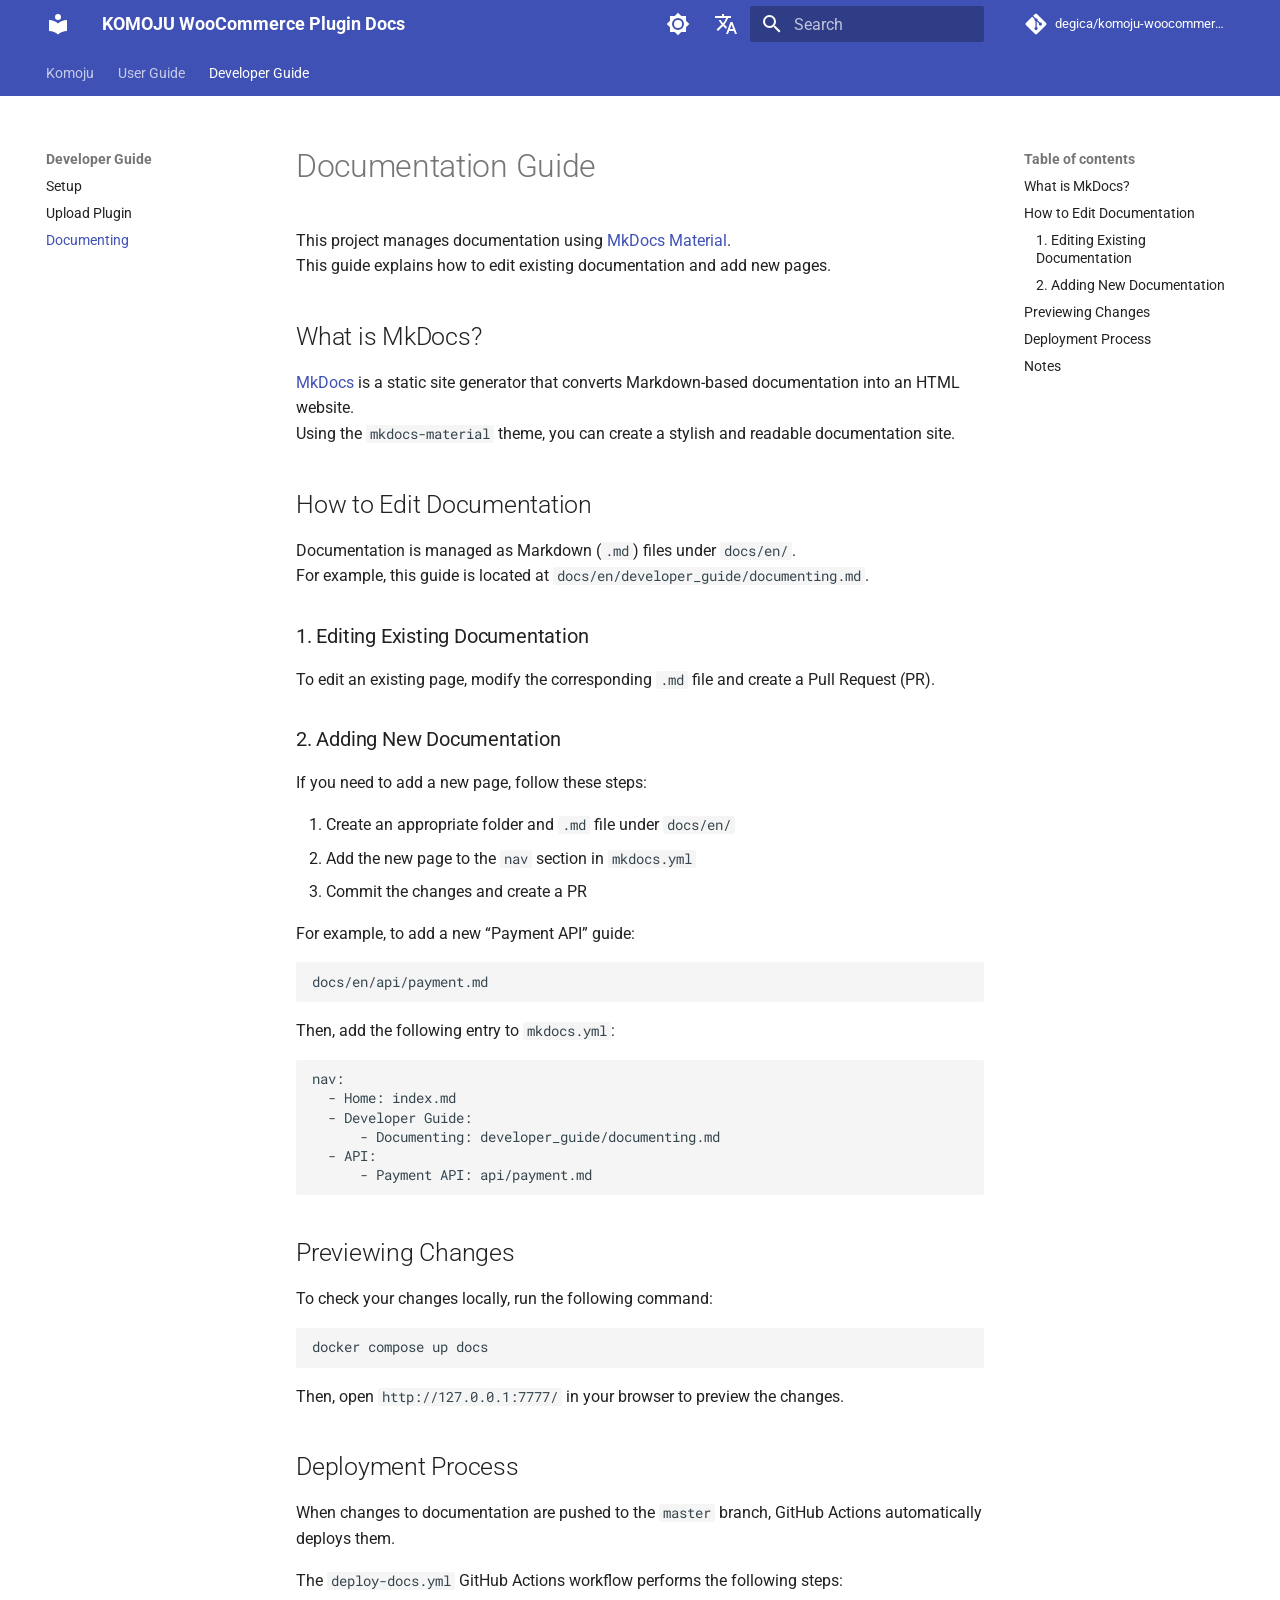
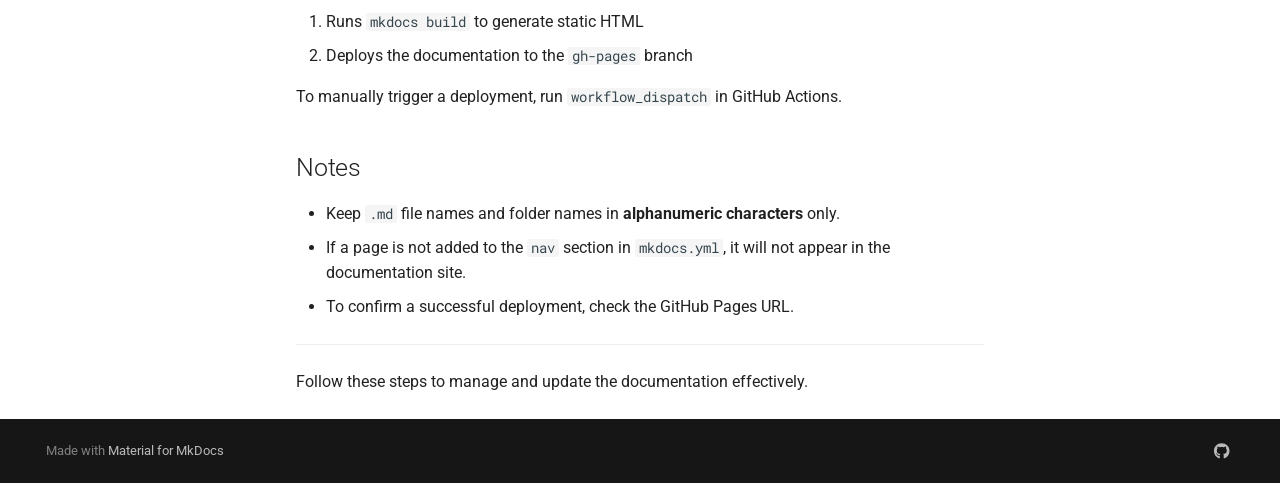
<file: en/developer_guide/documenting/index.html>
<!doctype html>
<html lang="en" class="no-js">
  <head>
    
      <meta charset="utf-8">
      <meta name="viewport" content="width=device-width,initial-scale=1">
      
      
      
        <link rel="canonical" href="https://tech.degica.com/komoju-woocommerce/en/developer_guide/documenting/">
      
      
        <link rel="prev" href="../uploading_to_wordpress_store/">
      
      
      
      <link rel="icon" href="../../../assets/images/favicon.png">
      <meta name="generator" content="mkdocs-1.6.1, mkdocs-material-9.6.13">
    
    
      
        <title>Documenting - KOMOJU WooCommerce Plugin Docs</title>
      
    
    
      <link rel="stylesheet" href="../../../assets/stylesheets/main.342714a4.min.css">
      
        
        <link rel="stylesheet" href="../../../assets/stylesheets/palette.06af60db.min.css">
      
      


    
    
      
    
    
      
        
        
        <link rel="preconnect" href="https://fonts.gstatic.com" crossorigin>
        <link rel="stylesheet" href="https://fonts.googleapis.com/css?family=Roboto:300,300i,400,400i,700,700i%7CRoboto+Mono:400,400i,700,700i&display=fallback">
        <style>:root{--md-text-font:"Roboto";--md-code-font:"Roboto Mono"}</style>
      
    
    
    <script>__md_scope=new URL("../../..",location),__md_hash=e=>[...e].reduce(((e,_)=>(e<<5)-e+_.charCodeAt(0)),0),__md_get=(e,_=localStorage,t=__md_scope)=>JSON.parse(_.getItem(t.pathname+"."+e)),__md_set=(e,_,t=localStorage,a=__md_scope)=>{try{t.setItem(a.pathname+"."+e,JSON.stringify(_))}catch(e){}}</script>
    
      

    
    
    
  </head>
  
  
    
    
      
    
    
    
    
    <body dir="ltr" data-md-color-scheme="default" data-md-color-primary="indigo" data-md-color-accent="indigo">
  
    
    <input class="md-toggle" data-md-toggle="drawer" type="checkbox" id="__drawer" autocomplete="off">
    <input class="md-toggle" data-md-toggle="search" type="checkbox" id="__search" autocomplete="off">
    <label class="md-overlay" for="__drawer"></label>
    <div data-md-component="skip">
      
        
        <a href="#documentation-guide" class="md-skip">
          Skip to content
        </a>
      
    </div>
    <div data-md-component="announce">
      
    </div>
    
    
      

<header class="md-header" data-md-component="header">
  <nav class="md-header__inner md-grid" aria-label="Header">
    <a href="../../" title="KOMOJU WooCommerce Plugin Docs" class="md-header__button md-logo" aria-label="KOMOJU WooCommerce Plugin Docs" data-md-component="logo">
      
  
  <svg xmlns="http://www.w3.org/2000/svg" viewBox="0 0 24 24"><path d="M12 8a3 3 0 0 0 3-3 3 3 0 0 0-3-3 3 3 0 0 0-3 3 3 3 0 0 0 3 3m0 3.54C9.64 9.35 6.5 8 3 8v11c3.5 0 6.64 1.35 9 3.54 2.36-2.19 5.5-3.54 9-3.54V8c-3.5 0-6.64 1.35-9 3.54"/></svg>

    </a>
    <label class="md-header__button md-icon" for="__drawer">
      
      <svg xmlns="http://www.w3.org/2000/svg" viewBox="0 0 24 24"><path d="M3 6h18v2H3zm0 5h18v2H3zm0 5h18v2H3z"/></svg>
    </label>
    <div class="md-header__title" data-md-component="header-title">
      <div class="md-header__ellipsis">
        <div class="md-header__topic">
          <span class="md-ellipsis">
            KOMOJU WooCommerce Plugin Docs
          </span>
        </div>
        <div class="md-header__topic" data-md-component="header-topic">
          <span class="md-ellipsis">
            
              Documenting
            
          </span>
        </div>
      </div>
    </div>
    
      
        <form class="md-header__option" data-md-component="palette">
  
    
    
    
    <input class="md-option" data-md-color-media="(prefers-color-scheme: light)" data-md-color-scheme="default" data-md-color-primary="indigo" data-md-color-accent="indigo"  aria-label="Switch to dark mode"  type="radio" name="__palette" id="__palette_0">
    
      <label class="md-header__button md-icon" title="Switch to dark mode" for="__palette_1" hidden>
        <svg xmlns="http://www.w3.org/2000/svg" viewBox="0 0 24 24"><path d="M12 8a4 4 0 0 0-4 4 4 4 0 0 0 4 4 4 4 0 0 0 4-4 4 4 0 0 0-4-4m0 10a6 6 0 0 1-6-6 6 6 0 0 1 6-6 6 6 0 0 1 6 6 6 6 0 0 1-6 6m8-9.31V4h-4.69L12 .69 8.69 4H4v4.69L.69 12 4 15.31V20h4.69L12 23.31 15.31 20H20v-4.69L23.31 12z"/></svg>
      </label>
    
  
    
    
    
    <input class="md-option" data-md-color-media="(prefers-color-scheme: dark)" data-md-color-scheme="slate" data-md-color-primary="indigo" data-md-color-accent="indigo"  aria-label="Switch to system preference"  type="radio" name="__palette" id="__palette_1">
    
      <label class="md-header__button md-icon" title="Switch to system preference" for="__palette_0" hidden>
        <svg xmlns="http://www.w3.org/2000/svg" viewBox="0 0 24 24"><path d="M12 18c-.89 0-1.74-.2-2.5-.55C11.56 16.5 13 14.42 13 12s-1.44-4.5-3.5-5.45C10.26 6.2 11.11 6 12 6a6 6 0 0 1 6 6 6 6 0 0 1-6 6m8-9.31V4h-4.69L12 .69 8.69 4H4v4.69L.69 12 4 15.31V20h4.69L12 23.31 15.31 20H20v-4.69L23.31 12z"/></svg>
      </label>
    
  
</form>
      
    
    
      <script>var palette=__md_get("__palette");if(palette&&palette.color){if("(prefers-color-scheme)"===palette.color.media){var media=matchMedia("(prefers-color-scheme: light)"),input=document.querySelector(media.matches?"[data-md-color-media='(prefers-color-scheme: light)']":"[data-md-color-media='(prefers-color-scheme: dark)']");palette.color.media=input.getAttribute("data-md-color-media"),palette.color.scheme=input.getAttribute("data-md-color-scheme"),palette.color.primary=input.getAttribute("data-md-color-primary"),palette.color.accent=input.getAttribute("data-md-color-accent")}for(var[key,value]of Object.entries(palette.color))document.body.setAttribute("data-md-color-"+key,value)}</script>
    
    
      <div class="md-header__option">
  <div class="md-select">
    
    <button class="md-header__button md-icon" aria-label="Select language">
      <svg xmlns="http://www.w3.org/2000/svg" viewBox="0 0 24 24"><path d="m12.87 15.07-2.54-2.51.03-.03A17.5 17.5 0 0 0 14.07 6H17V4h-7V2H8v2H1v2h11.17C11.5 7.92 10.44 9.75 9 11.35 8.07 10.32 7.3 9.19 6.69 8h-2c.73 1.63 1.73 3.17 2.98 4.56l-5.09 5.02L4 19l5-5 3.11 3.11zM18.5 10h-2L12 22h2l1.12-3h4.75L21 22h2zm-2.62 7 1.62-4.33L19.12 17z"/></svg>
    </button>
    <div class="md-select__inner">
      <ul class="md-select__list">
        
          <li class="md-select__item">
            <a href="../../../developer_guide/documenting/" hreflang="ja" class="md-select__link">
              日本語
            </a>
          </li>
        
          <li class="md-select__item">
            <a href="./" hreflang="en" class="md-select__link">
              English
            </a>
          </li>
        
      </ul>
    </div>
  </div>
</div>
    
    
      
      
        <label class="md-header__button md-icon" for="__search">
          
          <svg xmlns="http://www.w3.org/2000/svg" viewBox="0 0 24 24"><path d="M9.5 3A6.5 6.5 0 0 1 16 9.5c0 1.61-.59 3.09-1.56 4.23l.27.27h.79l5 5-1.5 1.5-5-5v-.79l-.27-.27A6.52 6.52 0 0 1 9.5 16 6.5 6.5 0 0 1 3 9.5 6.5 6.5 0 0 1 9.5 3m0 2C7 5 5 7 5 9.5S7 14 9.5 14 14 12 14 9.5 12 5 9.5 5"/></svg>
        </label>
        <div class="md-search" data-md-component="search" role="dialog">
  <label class="md-search__overlay" for="__search"></label>
  <div class="md-search__inner" role="search">
    <form class="md-search__form" name="search">
      <input type="text" class="md-search__input" name="query" aria-label="Search" placeholder="Search" autocapitalize="off" autocorrect="off" autocomplete="off" spellcheck="false" data-md-component="search-query" required>
      <label class="md-search__icon md-icon" for="__search">
        
        <svg xmlns="http://www.w3.org/2000/svg" viewBox="0 0 24 24"><path d="M9.5 3A6.5 6.5 0 0 1 16 9.5c0 1.61-.59 3.09-1.56 4.23l.27.27h.79l5 5-1.5 1.5-5-5v-.79l-.27-.27A6.52 6.52 0 0 1 9.5 16 6.5 6.5 0 0 1 3 9.5 6.5 6.5 0 0 1 9.5 3m0 2C7 5 5 7 5 9.5S7 14 9.5 14 14 12 14 9.5 12 5 9.5 5"/></svg>
        
        <svg xmlns="http://www.w3.org/2000/svg" viewBox="0 0 24 24"><path d="M20 11v2H8l5.5 5.5-1.42 1.42L4.16 12l7.92-7.92L13.5 5.5 8 11z"/></svg>
      </label>
      <nav class="md-search__options" aria-label="Search">
        
        <button type="reset" class="md-search__icon md-icon" title="Clear" aria-label="Clear" tabindex="-1">
          
          <svg xmlns="http://www.w3.org/2000/svg" viewBox="0 0 24 24"><path d="M19 6.41 17.59 5 12 10.59 6.41 5 5 6.41 10.59 12 5 17.59 6.41 19 12 13.41 17.59 19 19 17.59 13.41 12z"/></svg>
        </button>
      </nav>
      
        <div class="md-search__suggest" data-md-component="search-suggest"></div>
      
    </form>
    <div class="md-search__output">
      <div class="md-search__scrollwrap" tabindex="0" data-md-scrollfix>
        <div class="md-search-result" data-md-component="search-result">
          <div class="md-search-result__meta">
            Initializing search
          </div>
          <ol class="md-search-result__list" role="presentation"></ol>
        </div>
      </div>
    </div>
  </div>
</div>
      
    
    
      <div class="md-header__source">
        <a href="https://github.com/degica/komoju-woocommerce" title="Go to repository" class="md-source" data-md-component="source">
  <div class="md-source__icon md-icon">
    
    <svg xmlns="http://www.w3.org/2000/svg" viewBox="0 0 448 512"><!--! Font Awesome Free 6.7.2 by @fontawesome - https://fontawesome.com License - https://fontawesome.com/license/free (Icons: CC BY 4.0, Fonts: SIL OFL 1.1, Code: MIT License) Copyright 2024 Fonticons, Inc.--><path d="M439.55 236.05 244 40.45a28.87 28.87 0 0 0-40.81 0l-40.66 40.63 51.52 51.52c27.06-9.14 52.68 16.77 43.39 43.68l49.66 49.66c34.23-11.8 61.18 31 35.47 56.69-26.49 26.49-70.21-2.87-56-37.34L240.22 199v121.85c25.3 12.54 22.26 41.85 9.08 55a34.34 34.34 0 0 1-48.55 0c-17.57-17.6-11.07-46.91 11.25-56v-123c-20.8-8.51-24.6-30.74-18.64-45L142.57 101 8.45 235.14a28.86 28.86 0 0 0 0 40.81l195.61 195.6a28.86 28.86 0 0 0 40.8 0l194.69-194.69a28.86 28.86 0 0 0 0-40.81"/></svg>
  </div>
  <div class="md-source__repository">
    degica/komoju-woocommerce
  </div>
</a>
      </div>
    
  </nav>
  
</header>
    
    <div class="md-container" data-md-component="container">
      
      
        
          
            
<nav class="md-tabs" aria-label="Tabs" data-md-component="tabs">
  <div class="md-grid">
    <ul class="md-tabs__list">
      
        
  
  
  
  
    
    
      <li class="md-tabs__item">
        <a href="../../" class="md-tabs__link">
          
  
  
  Komoju

        </a>
      </li>
    
  

      
        
  
  
  
  
    <li class="md-tabs__item">
      <a href="../../user_guide/getting_started/" class="md-tabs__link">
        
  
  
    
  
  User Guide

      </a>
    </li>
  

      
        
  
  
  
    
  
  
    
    
      <li class="md-tabs__item md-tabs__item--active">
        <a href="../dev_setup/" class="md-tabs__link">
          
  
  
  Developer Guide

        </a>
      </li>
    
  

      
    </ul>
  </div>
</nav>
          
        
      
      <main class="md-main" data-md-component="main">
        <div class="md-main__inner md-grid">
          
            
              
              <div class="md-sidebar md-sidebar--primary" data-md-component="sidebar" data-md-type="navigation" >
                <div class="md-sidebar__scrollwrap">
                  <div class="md-sidebar__inner">
                    


  


<nav class="md-nav md-nav--primary md-nav--lifted" aria-label="Navigation" data-md-level="0">
  <label class="md-nav__title" for="__drawer">
    <a href="../../" title="KOMOJU WooCommerce Plugin Docs" class="md-nav__button md-logo" aria-label="KOMOJU WooCommerce Plugin Docs" data-md-component="logo">
      
  
  <svg xmlns="http://www.w3.org/2000/svg" viewBox="0 0 24 24"><path d="M12 8a3 3 0 0 0 3-3 3 3 0 0 0-3-3 3 3 0 0 0-3 3 3 3 0 0 0 3 3m0 3.54C9.64 9.35 6.5 8 3 8v11c3.5 0 6.64 1.35 9 3.54 2.36-2.19 5.5-3.54 9-3.54V8c-3.5 0-6.64 1.35-9 3.54"/></svg>

    </a>
    KOMOJU WooCommerce Plugin Docs
  </label>
  
    <div class="md-nav__source">
      <a href="https://github.com/degica/komoju-woocommerce" title="Go to repository" class="md-source" data-md-component="source">
  <div class="md-source__icon md-icon">
    
    <svg xmlns="http://www.w3.org/2000/svg" viewBox="0 0 448 512"><!--! Font Awesome Free 6.7.2 by @fontawesome - https://fontawesome.com License - https://fontawesome.com/license/free (Icons: CC BY 4.0, Fonts: SIL OFL 1.1, Code: MIT License) Copyright 2024 Fonticons, Inc.--><path d="M439.55 236.05 244 40.45a28.87 28.87 0 0 0-40.81 0l-40.66 40.63 51.52 51.52c27.06-9.14 52.68 16.77 43.39 43.68l49.66 49.66c34.23-11.8 61.18 31 35.47 56.69-26.49 26.49-70.21-2.87-56-37.34L240.22 199v121.85c25.3 12.54 22.26 41.85 9.08 55a34.34 34.34 0 0 1-48.55 0c-17.57-17.6-11.07-46.91 11.25-56v-123c-20.8-8.51-24.6-30.74-18.64-45L142.57 101 8.45 235.14a28.86 28.86 0 0 0 0 40.81l195.61 195.6a28.86 28.86 0 0 0 40.8 0l194.69-194.69a28.86 28.86 0 0 0 0-40.81"/></svg>
  </div>
  <div class="md-source__repository">
    degica/komoju-woocommerce
  </div>
</a>
    </div>
  
  <ul class="md-nav__list" data-md-scrollfix>
    
      
      
  
  
  
  
    
    
    
    
      
      
    
    
    <li class="md-nav__item md-nav__item--nested">
      
        
        
        <input class="md-nav__toggle md-toggle " type="checkbox" id="__nav_1" >
        
          
          <label class="md-nav__link" for="__nav_1" id="__nav_1_label" tabindex="0">
            
  
  
  <span class="md-ellipsis">
    Komoju
    
  </span>
  

            <span class="md-nav__icon md-icon"></span>
          </label>
        
        <nav class="md-nav" data-md-level="1" aria-labelledby="__nav_1_label" aria-expanded="false">
          <label class="md-nav__title" for="__nav_1">
            <span class="md-nav__icon md-icon"></span>
            Komoju
          </label>
          <ul class="md-nav__list" data-md-scrollfix>
            
              
                
  
  
  
  
    <li class="md-nav__item">
      <a href="../../" class="md-nav__link">
        
  
  
  <span class="md-ellipsis">
    Overview
    
  </span>
  

      </a>
    </li>
  

              
            
              
                
  
  
  
  
    <li class="md-nav__item">
      <a href="../../komoju/benefits/" class="md-nav__link">
        
  
  
  <span class="md-ellipsis">
    Benefits
    
  </span>
  

      </a>
    </li>
  

              
            
              
                
  
  
  
  
    <li class="md-nav__item">
      <a href="../../komoju/features/" class="md-nav__link">
        
  
  
  <span class="md-ellipsis">
    Features
    
  </span>
  

      </a>
    </li>
  

              
            
          </ul>
        </nav>
      
    </li>
  

    
      
      
  
  
  
  
    <li class="md-nav__item">
      <a href="../../user_guide/getting_started/" class="md-nav__link">
        
  
  
  <span class="md-ellipsis">
    User Guide
    
  </span>
  

      </a>
    </li>
  

    
      
      
  
  
    
  
  
  
    
    
    
    
      
        
        
      
      
    
    
    <li class="md-nav__item md-nav__item--active md-nav__item--section md-nav__item--nested">
      
        
        
        <input class="md-nav__toggle md-toggle " type="checkbox" id="__nav_3" checked>
        
          
          <label class="md-nav__link" for="__nav_3" id="__nav_3_label" tabindex="">
            
  
  
  <span class="md-ellipsis">
    Developer Guide
    
  </span>
  

            <span class="md-nav__icon md-icon"></span>
          </label>
        
        <nav class="md-nav" data-md-level="1" aria-labelledby="__nav_3_label" aria-expanded="true">
          <label class="md-nav__title" for="__nav_3">
            <span class="md-nav__icon md-icon"></span>
            Developer Guide
          </label>
          <ul class="md-nav__list" data-md-scrollfix>
            
              
                
  
  
  
  
    <li class="md-nav__item">
      <a href="../dev_setup/" class="md-nav__link">
        
  
  
  <span class="md-ellipsis">
    Setup
    
  </span>
  

      </a>
    </li>
  

              
            
              
                
  
  
  
  
    <li class="md-nav__item">
      <a href="../uploading_to_wordpress_store/" class="md-nav__link">
        
  
  
  <span class="md-ellipsis">
    Upload Plugin
    
  </span>
  

      </a>
    </li>
  

              
            
              
                
  
  
    
  
  
  
    <li class="md-nav__item md-nav__item--active">
      
      <input class="md-nav__toggle md-toggle" type="checkbox" id="__toc">
      
      
        
      
      
        <label class="md-nav__link md-nav__link--active" for="__toc">
          
  
  
  <span class="md-ellipsis">
    Documenting
    
  </span>
  

          <span class="md-nav__icon md-icon"></span>
        </label>
      
      <a href="./" class="md-nav__link md-nav__link--active">
        
  
  
  <span class="md-ellipsis">
    Documenting
    
  </span>
  

      </a>
      
        

<nav class="md-nav md-nav--secondary" aria-label="Table of contents">
  
  
  
    
  
  
    <label class="md-nav__title" for="__toc">
      <span class="md-nav__icon md-icon"></span>
      Table of contents
    </label>
    <ul class="md-nav__list" data-md-component="toc" data-md-scrollfix>
      
        <li class="md-nav__item">
  <a href="#what-is-mkdocs" class="md-nav__link">
    <span class="md-ellipsis">
      What is MkDocs?
    </span>
  </a>
  
</li>
      
        <li class="md-nav__item">
  <a href="#how-to-edit-documentation" class="md-nav__link">
    <span class="md-ellipsis">
      How to Edit Documentation
    </span>
  </a>
  
    <nav class="md-nav" aria-label="How to Edit Documentation">
      <ul class="md-nav__list">
        
          <li class="md-nav__item">
  <a href="#1-editing-existing-documentation" class="md-nav__link">
    <span class="md-ellipsis">
      1. Editing Existing Documentation
    </span>
  </a>
  
</li>
        
          <li class="md-nav__item">
  <a href="#2-adding-new-documentation" class="md-nav__link">
    <span class="md-ellipsis">
      2. Adding New Documentation
    </span>
  </a>
  
</li>
        
      </ul>
    </nav>
  
</li>
      
        <li class="md-nav__item">
  <a href="#previewing-changes" class="md-nav__link">
    <span class="md-ellipsis">
      Previewing Changes
    </span>
  </a>
  
</li>
      
        <li class="md-nav__item">
  <a href="#deployment-process" class="md-nav__link">
    <span class="md-ellipsis">
      Deployment Process
    </span>
  </a>
  
</li>
      
        <li class="md-nav__item">
  <a href="#notes" class="md-nav__link">
    <span class="md-ellipsis">
      Notes
    </span>
  </a>
  
</li>
      
    </ul>
  
</nav>
      
    </li>
  

              
            
          </ul>
        </nav>
      
    </li>
  

    
  </ul>
</nav>
                  </div>
                </div>
              </div>
            
            
              
              <div class="md-sidebar md-sidebar--secondary" data-md-component="sidebar" data-md-type="toc" >
                <div class="md-sidebar__scrollwrap">
                  <div class="md-sidebar__inner">
                    

<nav class="md-nav md-nav--secondary" aria-label="Table of contents">
  
  
  
    
  
  
    <label class="md-nav__title" for="__toc">
      <span class="md-nav__icon md-icon"></span>
      Table of contents
    </label>
    <ul class="md-nav__list" data-md-component="toc" data-md-scrollfix>
      
        <li class="md-nav__item">
  <a href="#what-is-mkdocs" class="md-nav__link">
    <span class="md-ellipsis">
      What is MkDocs?
    </span>
  </a>
  
</li>
      
        <li class="md-nav__item">
  <a href="#how-to-edit-documentation" class="md-nav__link">
    <span class="md-ellipsis">
      How to Edit Documentation
    </span>
  </a>
  
    <nav class="md-nav" aria-label="How to Edit Documentation">
      <ul class="md-nav__list">
        
          <li class="md-nav__item">
  <a href="#1-editing-existing-documentation" class="md-nav__link">
    <span class="md-ellipsis">
      1. Editing Existing Documentation
    </span>
  </a>
  
</li>
        
          <li class="md-nav__item">
  <a href="#2-adding-new-documentation" class="md-nav__link">
    <span class="md-ellipsis">
      2. Adding New Documentation
    </span>
  </a>
  
</li>
        
      </ul>
    </nav>
  
</li>
      
        <li class="md-nav__item">
  <a href="#previewing-changes" class="md-nav__link">
    <span class="md-ellipsis">
      Previewing Changes
    </span>
  </a>
  
</li>
      
        <li class="md-nav__item">
  <a href="#deployment-process" class="md-nav__link">
    <span class="md-ellipsis">
      Deployment Process
    </span>
  </a>
  
</li>
      
        <li class="md-nav__item">
  <a href="#notes" class="md-nav__link">
    <span class="md-ellipsis">
      Notes
    </span>
  </a>
  
</li>
      
    </ul>
  
</nav>
                  </div>
                </div>
              </div>
            
          
          
            <div class="md-content" data-md-component="content">
              <article class="md-content__inner md-typeset">
                
                  


  
  


<h1 id="documentation-guide">Documentation Guide</h1>
<p>This project manages documentation using <a href="https://squidfunk.github.io/mkdocs-material/">MkDocs Material</a>.<br />
This guide explains how to edit existing documentation and add new pages.</p>
<h2 id="what-is-mkdocs">What is MkDocs?</h2>
<p><a href="https://www.mkdocs.org/">MkDocs</a> is a static site generator that converts Markdown-based documentation into an HTML website.<br />
Using the <code>mkdocs-material</code> theme, you can create a stylish and readable documentation site.</p>
<h2 id="how-to-edit-documentation">How to Edit Documentation</h2>
<p>Documentation is managed as Markdown (<code>.md</code>) files under <code>docs/en/</code>.<br />
For example, this guide is located at <code>docs/en/developer_guide/documenting.md</code>.</p>
<h3 id="1-editing-existing-documentation">1. Editing Existing Documentation</h3>
<p>To edit an existing page, modify the corresponding <code>.md</code> file and create a Pull Request (PR).</p>
<h3 id="2-adding-new-documentation">2. Adding New Documentation</h3>
<p>If you need to add a new page, follow these steps:</p>
<ol>
<li>Create an appropriate folder and <code>.md</code> file under <code>docs/en/</code></li>
<li>Add the new page to the <code>nav</code> section in <code>mkdocs.yml</code></li>
<li>Commit the changes and create a PR</li>
</ol>
<p>For example, to add a new “Payment API” guide:</p>
<pre><code class="language-plaintext">docs/en/api/payment.md
</code></pre>
<p>Then, add the following entry to <code>mkdocs.yml</code>:</p>
<pre><code class="language-yaml">nav:
  - Home: index.md
  - Developer Guide:
      - Documenting: developer_guide/documenting.md
  - API:
      - Payment API: api/payment.md
</code></pre>
<h2 id="previewing-changes">Previewing Changes</h2>
<p>To check your changes locally, run the following command:</p>
<pre><code class="language-sh">docker compose up docs
</code></pre>
<p>Then, open <code>http://127.0.0.1:7777/</code> in your browser to preview the changes.</p>
<h2 id="deployment-process">Deployment Process</h2>
<p>When changes to documentation are pushed to the <code>master</code> branch, GitHub Actions automatically deploys them.</p>
<p>The <code>deploy-docs.yml</code> GitHub Actions workflow performs the following steps:</p>
<ol>
<li>Runs <code>mkdocs build</code> to generate static HTML</li>
<li>Deploys the documentation to the <code>gh-pages</code> branch</li>
</ol>
<p>To manually trigger a deployment, run <code>workflow_dispatch</code> in GitHub Actions.</p>
<h2 id="notes">Notes</h2>
<ul>
<li>Keep <code>.md</code> file names and folder names in <strong>alphanumeric characters</strong> only.</li>
<li>If a page is not added to the <code>nav</code> section in <code>mkdocs.yml</code>, it will not appear in the documentation site.</li>
<li>To confirm a successful deployment, check the GitHub Pages URL.</li>
</ul>
<hr />
<p>Follow these steps to manage and update the documentation effectively.</p>












                
              </article>
            </div>
          
          
<script>var target=document.getElementById(location.hash.slice(1));target&&target.name&&(target.checked=target.name.startsWith("__tabbed_"))</script>
        </div>
        
          <button type="button" class="md-top md-icon" data-md-component="top" hidden>
  
  <svg xmlns="http://www.w3.org/2000/svg" viewBox="0 0 24 24"><path d="M13 20h-2V8l-5.5 5.5-1.42-1.42L12 4.16l7.92 7.92-1.42 1.42L13 8z"/></svg>
  Back to top
</button>
        
      </main>
      
        <footer class="md-footer">
  
  <div class="md-footer-meta md-typeset">
    <div class="md-footer-meta__inner md-grid">
      <div class="md-copyright">
  
  
    Made with
    <a href="https://squidfunk.github.io/mkdocs-material/" target="_blank" rel="noopener">
      Material for MkDocs
    </a>
  
</div>
      
        <div class="md-social">
  
    
    
    
    
    <a href="https://github.com/degica/komoju-woocommerce" target="_blank" rel="noopener" title="GitHub" class="md-social__link">
      <svg xmlns="http://www.w3.org/2000/svg" viewBox="0 0 496 512"><!--! Font Awesome Free 6.7.2 by @fontawesome - https://fontawesome.com License - https://fontawesome.com/license/free (Icons: CC BY 4.0, Fonts: SIL OFL 1.1, Code: MIT License) Copyright 2024 Fonticons, Inc.--><path d="M165.9 397.4c0 2-2.3 3.6-5.2 3.6-3.3.3-5.6-1.3-5.6-3.6 0-2 2.3-3.6 5.2-3.6 3-.3 5.6 1.3 5.6 3.6m-31.1-4.5c-.7 2 1.3 4.3 4.3 4.9 2.6 1 5.6 0 6.2-2s-1.3-4.3-4.3-5.2c-2.6-.7-5.5.3-6.2 2.3m44.2-1.7c-2.9.7-4.9 2.6-4.6 4.9.3 2 2.9 3.3 5.9 2.6 2.9-.7 4.9-2.6 4.6-4.6-.3-1.9-3-3.2-5.9-2.9M244.8 8C106.1 8 0 113.3 0 252c0 110.9 69.8 205.8 169.5 239.2 12.8 2.3 17.3-5.6 17.3-12.1 0-6.2-.3-40.4-.3-61.4 0 0-70 15-84.7-29.8 0 0-11.4-29.1-27.8-36.6 0 0-22.9-15.7 1.6-15.4 0 0 24.9 2 38.6 25.8 21.9 38.6 58.6 27.5 72.9 20.9 2.3-16 8.8-27.1 16-33.7-55.9-6.2-112.3-14.3-112.3-110.5 0-27.5 7.6-41.3 23.6-58.9-2.6-6.5-11.1-33.3 2.6-67.9 20.9-6.5 69 27 69 27 20-5.6 41.5-8.5 62.8-8.5s42.8 2.9 62.8 8.5c0 0 48.1-33.6 69-27 13.7 34.7 5.2 61.4 2.6 67.9 16 17.7 25.8 31.5 25.8 58.9 0 96.5-58.9 104.2-114.8 110.5 9.2 7.9 17 22.9 17 46.4 0 33.7-.3 75.4-.3 83.6 0 6.5 4.6 14.4 17.3 12.1C428.2 457.8 496 362.9 496 252 496 113.3 383.5 8 244.8 8M97.2 352.9c-1.3 1-1 3.3.7 5.2 1.6 1.6 3.9 2.3 5.2 1 1.3-1 1-3.3-.7-5.2-1.6-1.6-3.9-2.3-5.2-1m-10.8-8.1c-.7 1.3.3 2.9 2.3 3.9 1.6 1 3.6.7 4.3-.7.7-1.3-.3-2.9-2.3-3.9-2-.6-3.6-.3-4.3.7m32.4 35.6c-1.6 1.3-1 4.3 1.3 6.2 2.3 2.3 5.2 2.6 6.5 1 1.3-1.3.7-4.3-1.3-6.2-2.2-2.3-5.2-2.6-6.5-1m-11.4-14.7c-1.6 1-1.6 3.6 0 5.9s4.3 3.3 5.6 2.3c1.6-1.3 1.6-3.9 0-6.2-1.4-2.3-4-3.3-5.6-2"/></svg>
    </a>
  
</div>
      
    </div>
  </div>
</footer>
      
    </div>
    <div class="md-dialog" data-md-component="dialog">
      <div class="md-dialog__inner md-typeset"></div>
    </div>
    
    
    
      
      <script id="__config" type="application/json">{"base": "../../..", "features": ["search.suggest", "navigation.tabs", "navigation.top"], "search": "../../../assets/javascripts/workers/search.d50fe291.min.js", "tags": null, "translations": {"clipboard.copied": "Copied to clipboard", "clipboard.copy": "Copy to clipboard", "search.result.more.one": "1 more on this page", "search.result.more.other": "# more on this page", "search.result.none": "No matching documents", "search.result.one": "1 matching document", "search.result.other": "# matching documents", "search.result.placeholder": "Type to start searching", "search.result.term.missing": "Missing", "select.version": "Select version"}, "version": null}</script>
    
    
      <script src="../../../assets/javascripts/bundle.13a4f30d.min.js"></script>
      
    
  </body>
</html>
</file>
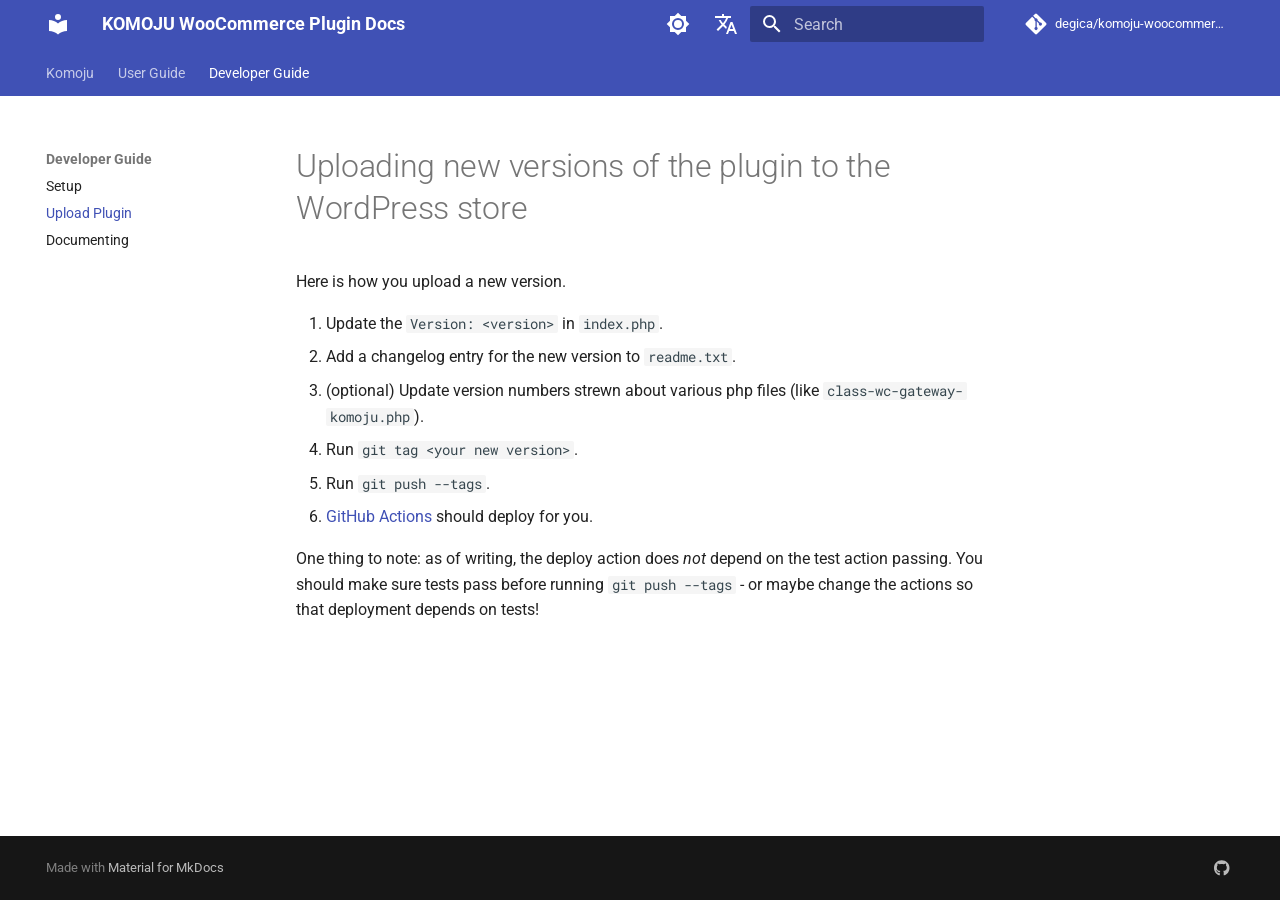
<file: en/developer_guide/uploading_to_wordpress_store/index.html>
<!doctype html>
<html lang="en" class="no-js">
  <head>
    
      <meta charset="utf-8">
      <meta name="viewport" content="width=device-width,initial-scale=1">
      
      
      
        <link rel="canonical" href="https://tech.degica.com/komoju-woocommerce/en/developer_guide/uploading_to_wordpress_store/">
      
      
        <link rel="prev" href="../dev_setup/">
      
      
        <link rel="next" href="../documenting/">
      
      
      <link rel="icon" href="../../../assets/images/favicon.png">
      <meta name="generator" content="mkdocs-1.6.1, mkdocs-material-9.6.13">
    
    
      
        <title>Upload Plugin - KOMOJU WooCommerce Plugin Docs</title>
      
    
    
      <link rel="stylesheet" href="../../../assets/stylesheets/main.342714a4.min.css">
      
        
        <link rel="stylesheet" href="../../../assets/stylesheets/palette.06af60db.min.css">
      
      


    
    
      
    
    
      
        
        
        <link rel="preconnect" href="https://fonts.gstatic.com" crossorigin>
        <link rel="stylesheet" href="https://fonts.googleapis.com/css?family=Roboto:300,300i,400,400i,700,700i%7CRoboto+Mono:400,400i,700,700i&display=fallback">
        <style>:root{--md-text-font:"Roboto";--md-code-font:"Roboto Mono"}</style>
      
    
    
    <script>__md_scope=new URL("../../..",location),__md_hash=e=>[...e].reduce(((e,_)=>(e<<5)-e+_.charCodeAt(0)),0),__md_get=(e,_=localStorage,t=__md_scope)=>JSON.parse(_.getItem(t.pathname+"."+e)),__md_set=(e,_,t=localStorage,a=__md_scope)=>{try{t.setItem(a.pathname+"."+e,JSON.stringify(_))}catch(e){}}</script>
    
      

    
    
    
  </head>
  
  
    
    
      
    
    
    
    
    <body dir="ltr" data-md-color-scheme="default" data-md-color-primary="indigo" data-md-color-accent="indigo">
  
    
    <input class="md-toggle" data-md-toggle="drawer" type="checkbox" id="__drawer" autocomplete="off">
    <input class="md-toggle" data-md-toggle="search" type="checkbox" id="__search" autocomplete="off">
    <label class="md-overlay" for="__drawer"></label>
    <div data-md-component="skip">
      
        
        <a href="#uploading-new-versions-of-the-plugin-to-the-wordpress-store" class="md-skip">
          Skip to content
        </a>
      
    </div>
    <div data-md-component="announce">
      
    </div>
    
    
      

<header class="md-header" data-md-component="header">
  <nav class="md-header__inner md-grid" aria-label="Header">
    <a href="../../" title="KOMOJU WooCommerce Plugin Docs" class="md-header__button md-logo" aria-label="KOMOJU WooCommerce Plugin Docs" data-md-component="logo">
      
  
  <svg xmlns="http://www.w3.org/2000/svg" viewBox="0 0 24 24"><path d="M12 8a3 3 0 0 0 3-3 3 3 0 0 0-3-3 3 3 0 0 0-3 3 3 3 0 0 0 3 3m0 3.54C9.64 9.35 6.5 8 3 8v11c3.5 0 6.64 1.35 9 3.54 2.36-2.19 5.5-3.54 9-3.54V8c-3.5 0-6.64 1.35-9 3.54"/></svg>

    </a>
    <label class="md-header__button md-icon" for="__drawer">
      
      <svg xmlns="http://www.w3.org/2000/svg" viewBox="0 0 24 24"><path d="M3 6h18v2H3zm0 5h18v2H3zm0 5h18v2H3z"/></svg>
    </label>
    <div class="md-header__title" data-md-component="header-title">
      <div class="md-header__ellipsis">
        <div class="md-header__topic">
          <span class="md-ellipsis">
            KOMOJU WooCommerce Plugin Docs
          </span>
        </div>
        <div class="md-header__topic" data-md-component="header-topic">
          <span class="md-ellipsis">
            
              Upload Plugin
            
          </span>
        </div>
      </div>
    </div>
    
      
        <form class="md-header__option" data-md-component="palette">
  
    
    
    
    <input class="md-option" data-md-color-media="(prefers-color-scheme: light)" data-md-color-scheme="default" data-md-color-primary="indigo" data-md-color-accent="indigo"  aria-label="Switch to dark mode"  type="radio" name="__palette" id="__palette_0">
    
      <label class="md-header__button md-icon" title="Switch to dark mode" for="__palette_1" hidden>
        <svg xmlns="http://www.w3.org/2000/svg" viewBox="0 0 24 24"><path d="M12 8a4 4 0 0 0-4 4 4 4 0 0 0 4 4 4 4 0 0 0 4-4 4 4 0 0 0-4-4m0 10a6 6 0 0 1-6-6 6 6 0 0 1 6-6 6 6 0 0 1 6 6 6 6 0 0 1-6 6m8-9.31V4h-4.69L12 .69 8.69 4H4v4.69L.69 12 4 15.31V20h4.69L12 23.31 15.31 20H20v-4.69L23.31 12z"/></svg>
      </label>
    
  
    
    
    
    <input class="md-option" data-md-color-media="(prefers-color-scheme: dark)" data-md-color-scheme="slate" data-md-color-primary="indigo" data-md-color-accent="indigo"  aria-label="Switch to system preference"  type="radio" name="__palette" id="__palette_1">
    
      <label class="md-header__button md-icon" title="Switch to system preference" for="__palette_0" hidden>
        <svg xmlns="http://www.w3.org/2000/svg" viewBox="0 0 24 24"><path d="M12 18c-.89 0-1.74-.2-2.5-.55C11.56 16.5 13 14.42 13 12s-1.44-4.5-3.5-5.45C10.26 6.2 11.11 6 12 6a6 6 0 0 1 6 6 6 6 0 0 1-6 6m8-9.31V4h-4.69L12 .69 8.69 4H4v4.69L.69 12 4 15.31V20h4.69L12 23.31 15.31 20H20v-4.69L23.31 12z"/></svg>
      </label>
    
  
</form>
      
    
    
      <script>var palette=__md_get("__palette");if(palette&&palette.color){if("(prefers-color-scheme)"===palette.color.media){var media=matchMedia("(prefers-color-scheme: light)"),input=document.querySelector(media.matches?"[data-md-color-media='(prefers-color-scheme: light)']":"[data-md-color-media='(prefers-color-scheme: dark)']");palette.color.media=input.getAttribute("data-md-color-media"),palette.color.scheme=input.getAttribute("data-md-color-scheme"),palette.color.primary=input.getAttribute("data-md-color-primary"),palette.color.accent=input.getAttribute("data-md-color-accent")}for(var[key,value]of Object.entries(palette.color))document.body.setAttribute("data-md-color-"+key,value)}</script>
    
    
      <div class="md-header__option">
  <div class="md-select">
    
    <button class="md-header__button md-icon" aria-label="Select language">
      <svg xmlns="http://www.w3.org/2000/svg" viewBox="0 0 24 24"><path d="m12.87 15.07-2.54-2.51.03-.03A17.5 17.5 0 0 0 14.07 6H17V4h-7V2H8v2H1v2h11.17C11.5 7.92 10.44 9.75 9 11.35 8.07 10.32 7.3 9.19 6.69 8h-2c.73 1.63 1.73 3.17 2.98 4.56l-5.09 5.02L4 19l5-5 3.11 3.11zM18.5 10h-2L12 22h2l1.12-3h4.75L21 22h2zm-2.62 7 1.62-4.33L19.12 17z"/></svg>
    </button>
    <div class="md-select__inner">
      <ul class="md-select__list">
        
          <li class="md-select__item">
            <a href="../../../developer_guide/uploading_to_wordpress_store/" hreflang="ja" class="md-select__link">
              日本語
            </a>
          </li>
        
          <li class="md-select__item">
            <a href="./" hreflang="en" class="md-select__link">
              English
            </a>
          </li>
        
      </ul>
    </div>
  </div>
</div>
    
    
      
      
        <label class="md-header__button md-icon" for="__search">
          
          <svg xmlns="http://www.w3.org/2000/svg" viewBox="0 0 24 24"><path d="M9.5 3A6.5 6.5 0 0 1 16 9.5c0 1.61-.59 3.09-1.56 4.23l.27.27h.79l5 5-1.5 1.5-5-5v-.79l-.27-.27A6.52 6.52 0 0 1 9.5 16 6.5 6.5 0 0 1 3 9.5 6.5 6.5 0 0 1 9.5 3m0 2C7 5 5 7 5 9.5S7 14 9.5 14 14 12 14 9.5 12 5 9.5 5"/></svg>
        </label>
        <div class="md-search" data-md-component="search" role="dialog">
  <label class="md-search__overlay" for="__search"></label>
  <div class="md-search__inner" role="search">
    <form class="md-search__form" name="search">
      <input type="text" class="md-search__input" name="query" aria-label="Search" placeholder="Search" autocapitalize="off" autocorrect="off" autocomplete="off" spellcheck="false" data-md-component="search-query" required>
      <label class="md-search__icon md-icon" for="__search">
        
        <svg xmlns="http://www.w3.org/2000/svg" viewBox="0 0 24 24"><path d="M9.5 3A6.5 6.5 0 0 1 16 9.5c0 1.61-.59 3.09-1.56 4.23l.27.27h.79l5 5-1.5 1.5-5-5v-.79l-.27-.27A6.52 6.52 0 0 1 9.5 16 6.5 6.5 0 0 1 3 9.5 6.5 6.5 0 0 1 9.5 3m0 2C7 5 5 7 5 9.5S7 14 9.5 14 14 12 14 9.5 12 5 9.5 5"/></svg>
        
        <svg xmlns="http://www.w3.org/2000/svg" viewBox="0 0 24 24"><path d="M20 11v2H8l5.5 5.5-1.42 1.42L4.16 12l7.92-7.92L13.5 5.5 8 11z"/></svg>
      </label>
      <nav class="md-search__options" aria-label="Search">
        
        <button type="reset" class="md-search__icon md-icon" title="Clear" aria-label="Clear" tabindex="-1">
          
          <svg xmlns="http://www.w3.org/2000/svg" viewBox="0 0 24 24"><path d="M19 6.41 17.59 5 12 10.59 6.41 5 5 6.41 10.59 12 5 17.59 6.41 19 12 13.41 17.59 19 19 17.59 13.41 12z"/></svg>
        </button>
      </nav>
      
        <div class="md-search__suggest" data-md-component="search-suggest"></div>
      
    </form>
    <div class="md-search__output">
      <div class="md-search__scrollwrap" tabindex="0" data-md-scrollfix>
        <div class="md-search-result" data-md-component="search-result">
          <div class="md-search-result__meta">
            Initializing search
          </div>
          <ol class="md-search-result__list" role="presentation"></ol>
        </div>
      </div>
    </div>
  </div>
</div>
      
    
    
      <div class="md-header__source">
        <a href="https://github.com/degica/komoju-woocommerce" title="Go to repository" class="md-source" data-md-component="source">
  <div class="md-source__icon md-icon">
    
    <svg xmlns="http://www.w3.org/2000/svg" viewBox="0 0 448 512"><!--! Font Awesome Free 6.7.2 by @fontawesome - https://fontawesome.com License - https://fontawesome.com/license/free (Icons: CC BY 4.0, Fonts: SIL OFL 1.1, Code: MIT License) Copyright 2024 Fonticons, Inc.--><path d="M439.55 236.05 244 40.45a28.87 28.87 0 0 0-40.81 0l-40.66 40.63 51.52 51.52c27.06-9.14 52.68 16.77 43.39 43.68l49.66 49.66c34.23-11.8 61.18 31 35.47 56.69-26.49 26.49-70.21-2.87-56-37.34L240.22 199v121.85c25.3 12.54 22.26 41.85 9.08 55a34.34 34.34 0 0 1-48.55 0c-17.57-17.6-11.07-46.91 11.25-56v-123c-20.8-8.51-24.6-30.74-18.64-45L142.57 101 8.45 235.14a28.86 28.86 0 0 0 0 40.81l195.61 195.6a28.86 28.86 0 0 0 40.8 0l194.69-194.69a28.86 28.86 0 0 0 0-40.81"/></svg>
  </div>
  <div class="md-source__repository">
    degica/komoju-woocommerce
  </div>
</a>
      </div>
    
  </nav>
  
</header>
    
    <div class="md-container" data-md-component="container">
      
      
        
          
            
<nav class="md-tabs" aria-label="Tabs" data-md-component="tabs">
  <div class="md-grid">
    <ul class="md-tabs__list">
      
        
  
  
  
  
    
    
      <li class="md-tabs__item">
        <a href="../../" class="md-tabs__link">
          
  
  
  Komoju

        </a>
      </li>
    
  

      
        
  
  
  
  
    <li class="md-tabs__item">
      <a href="../../user_guide/getting_started/" class="md-tabs__link">
        
  
  
    
  
  User Guide

      </a>
    </li>
  

      
        
  
  
  
    
  
  
    
    
      <li class="md-tabs__item md-tabs__item--active">
        <a href="../dev_setup/" class="md-tabs__link">
          
  
  
  Developer Guide

        </a>
      </li>
    
  

      
    </ul>
  </div>
</nav>
          
        
      
      <main class="md-main" data-md-component="main">
        <div class="md-main__inner md-grid">
          
            
              
              <div class="md-sidebar md-sidebar--primary" data-md-component="sidebar" data-md-type="navigation" >
                <div class="md-sidebar__scrollwrap">
                  <div class="md-sidebar__inner">
                    


  


<nav class="md-nav md-nav--primary md-nav--lifted" aria-label="Navigation" data-md-level="0">
  <label class="md-nav__title" for="__drawer">
    <a href="../../" title="KOMOJU WooCommerce Plugin Docs" class="md-nav__button md-logo" aria-label="KOMOJU WooCommerce Plugin Docs" data-md-component="logo">
      
  
  <svg xmlns="http://www.w3.org/2000/svg" viewBox="0 0 24 24"><path d="M12 8a3 3 0 0 0 3-3 3 3 0 0 0-3-3 3 3 0 0 0-3 3 3 3 0 0 0 3 3m0 3.54C9.64 9.35 6.5 8 3 8v11c3.5 0 6.64 1.35 9 3.54 2.36-2.19 5.5-3.54 9-3.54V8c-3.5 0-6.64 1.35-9 3.54"/></svg>

    </a>
    KOMOJU WooCommerce Plugin Docs
  </label>
  
    <div class="md-nav__source">
      <a href="https://github.com/degica/komoju-woocommerce" title="Go to repository" class="md-source" data-md-component="source">
  <div class="md-source__icon md-icon">
    
    <svg xmlns="http://www.w3.org/2000/svg" viewBox="0 0 448 512"><!--! Font Awesome Free 6.7.2 by @fontawesome - https://fontawesome.com License - https://fontawesome.com/license/free (Icons: CC BY 4.0, Fonts: SIL OFL 1.1, Code: MIT License) Copyright 2024 Fonticons, Inc.--><path d="M439.55 236.05 244 40.45a28.87 28.87 0 0 0-40.81 0l-40.66 40.63 51.52 51.52c27.06-9.14 52.68 16.77 43.39 43.68l49.66 49.66c34.23-11.8 61.18 31 35.47 56.69-26.49 26.49-70.21-2.87-56-37.34L240.22 199v121.85c25.3 12.54 22.26 41.85 9.08 55a34.34 34.34 0 0 1-48.55 0c-17.57-17.6-11.07-46.91 11.25-56v-123c-20.8-8.51-24.6-30.74-18.64-45L142.57 101 8.45 235.14a28.86 28.86 0 0 0 0 40.81l195.61 195.6a28.86 28.86 0 0 0 40.8 0l194.69-194.69a28.86 28.86 0 0 0 0-40.81"/></svg>
  </div>
  <div class="md-source__repository">
    degica/komoju-woocommerce
  </div>
</a>
    </div>
  
  <ul class="md-nav__list" data-md-scrollfix>
    
      
      
  
  
  
  
    
    
    
    
      
      
    
    
    <li class="md-nav__item md-nav__item--nested">
      
        
        
        <input class="md-nav__toggle md-toggle " type="checkbox" id="__nav_1" >
        
          
          <label class="md-nav__link" for="__nav_1" id="__nav_1_label" tabindex="0">
            
  
  
  <span class="md-ellipsis">
    Komoju
    
  </span>
  

            <span class="md-nav__icon md-icon"></span>
          </label>
        
        <nav class="md-nav" data-md-level="1" aria-labelledby="__nav_1_label" aria-expanded="false">
          <label class="md-nav__title" for="__nav_1">
            <span class="md-nav__icon md-icon"></span>
            Komoju
          </label>
          <ul class="md-nav__list" data-md-scrollfix>
            
              
                
  
  
  
  
    <li class="md-nav__item">
      <a href="../../" class="md-nav__link">
        
  
  
  <span class="md-ellipsis">
    Overview
    
  </span>
  

      </a>
    </li>
  

              
            
              
                
  
  
  
  
    <li class="md-nav__item">
      <a href="../../komoju/benefits/" class="md-nav__link">
        
  
  
  <span class="md-ellipsis">
    Benefits
    
  </span>
  

      </a>
    </li>
  

              
            
              
                
  
  
  
  
    <li class="md-nav__item">
      <a href="../../komoju/features/" class="md-nav__link">
        
  
  
  <span class="md-ellipsis">
    Features
    
  </span>
  

      </a>
    </li>
  

              
            
          </ul>
        </nav>
      
    </li>
  

    
      
      
  
  
  
  
    <li class="md-nav__item">
      <a href="../../user_guide/getting_started/" class="md-nav__link">
        
  
  
  <span class="md-ellipsis">
    User Guide
    
  </span>
  

      </a>
    </li>
  

    
      
      
  
  
    
  
  
  
    
    
    
    
      
        
        
      
      
    
    
    <li class="md-nav__item md-nav__item--active md-nav__item--section md-nav__item--nested">
      
        
        
        <input class="md-nav__toggle md-toggle " type="checkbox" id="__nav_3" checked>
        
          
          <label class="md-nav__link" for="__nav_3" id="__nav_3_label" tabindex="">
            
  
  
  <span class="md-ellipsis">
    Developer Guide
    
  </span>
  

            <span class="md-nav__icon md-icon"></span>
          </label>
        
        <nav class="md-nav" data-md-level="1" aria-labelledby="__nav_3_label" aria-expanded="true">
          <label class="md-nav__title" for="__nav_3">
            <span class="md-nav__icon md-icon"></span>
            Developer Guide
          </label>
          <ul class="md-nav__list" data-md-scrollfix>
            
              
                
  
  
  
  
    <li class="md-nav__item">
      <a href="../dev_setup/" class="md-nav__link">
        
  
  
  <span class="md-ellipsis">
    Setup
    
  </span>
  

      </a>
    </li>
  

              
            
              
                
  
  
    
  
  
  
    <li class="md-nav__item md-nav__item--active">
      
      <input class="md-nav__toggle md-toggle" type="checkbox" id="__toc">
      
      
        
      
      
      <a href="./" class="md-nav__link md-nav__link--active">
        
  
  
  <span class="md-ellipsis">
    Upload Plugin
    
  </span>
  

      </a>
      
    </li>
  

              
            
              
                
  
  
  
  
    <li class="md-nav__item">
      <a href="../documenting/" class="md-nav__link">
        
  
  
  <span class="md-ellipsis">
    Documenting
    
  </span>
  

      </a>
    </li>
  

              
            
          </ul>
        </nav>
      
    </li>
  

    
  </ul>
</nav>
                  </div>
                </div>
              </div>
            
            
              
              <div class="md-sidebar md-sidebar--secondary" data-md-component="sidebar" data-md-type="toc" >
                <div class="md-sidebar__scrollwrap">
                  <div class="md-sidebar__inner">
                    

<nav class="md-nav md-nav--secondary" aria-label="Table of contents">
  
  
  
    
  
  
</nav>
                  </div>
                </div>
              </div>
            
          
          
            <div class="md-content" data-md-component="content">
              <article class="md-content__inner md-typeset">
                
                  


  
  


<h1 id="uploading-new-versions-of-the-plugin-to-the-wordpress-store">Uploading new versions of the plugin to the WordPress store</h1>
<p>Here is how you upload a new version.</p>
<ol>
<li>Update the <code>Version: &lt;version&gt;</code> in <code>index.php</code>.</li>
<li>Add a changelog entry for the new version to <code>readme.txt</code>.</li>
<li>(optional) Update version numbers strewn about various php files (like <code>class-wc-gateway-komoju.php</code>).</li>
<li>Run <code>git tag &lt;your new version&gt;</code>.</li>
<li>Run <code>git push --tags</code>.</li>
<li><a href="https://github.com/degica/komoju-woocommerce/actions">GitHub Actions</a> should deploy for you.</li>
</ol>
<p>One thing to note: as of writing, the deploy action does <em>not</em> depend on the test action passing. You should make sure tests pass before running <code>git push --tags</code> - or maybe change the actions so that deployment depends on tests!</p>












                
              </article>
            </div>
          
          
<script>var target=document.getElementById(location.hash.slice(1));target&&target.name&&(target.checked=target.name.startsWith("__tabbed_"))</script>
        </div>
        
          <button type="button" class="md-top md-icon" data-md-component="top" hidden>
  
  <svg xmlns="http://www.w3.org/2000/svg" viewBox="0 0 24 24"><path d="M13 20h-2V8l-5.5 5.5-1.42-1.42L12 4.16l7.92 7.92-1.42 1.42L13 8z"/></svg>
  Back to top
</button>
        
      </main>
      
        <footer class="md-footer">
  
  <div class="md-footer-meta md-typeset">
    <div class="md-footer-meta__inner md-grid">
      <div class="md-copyright">
  
  
    Made with
    <a href="https://squidfunk.github.io/mkdocs-material/" target="_blank" rel="noopener">
      Material for MkDocs
    </a>
  
</div>
      
        <div class="md-social">
  
    
    
    
    
    <a href="https://github.com/degica/komoju-woocommerce" target="_blank" rel="noopener" title="GitHub" class="md-social__link">
      <svg xmlns="http://www.w3.org/2000/svg" viewBox="0 0 496 512"><!--! Font Awesome Free 6.7.2 by @fontawesome - https://fontawesome.com License - https://fontawesome.com/license/free (Icons: CC BY 4.0, Fonts: SIL OFL 1.1, Code: MIT License) Copyright 2024 Fonticons, Inc.--><path d="M165.9 397.4c0 2-2.3 3.6-5.2 3.6-3.3.3-5.6-1.3-5.6-3.6 0-2 2.3-3.6 5.2-3.6 3-.3 5.6 1.3 5.6 3.6m-31.1-4.5c-.7 2 1.3 4.3 4.3 4.9 2.6 1 5.6 0 6.2-2s-1.3-4.3-4.3-5.2c-2.6-.7-5.5.3-6.2 2.3m44.2-1.7c-2.9.7-4.9 2.6-4.6 4.9.3 2 2.9 3.3 5.9 2.6 2.9-.7 4.9-2.6 4.6-4.6-.3-1.9-3-3.2-5.9-2.9M244.8 8C106.1 8 0 113.3 0 252c0 110.9 69.8 205.8 169.5 239.2 12.8 2.3 17.3-5.6 17.3-12.1 0-6.2-.3-40.4-.3-61.4 0 0-70 15-84.7-29.8 0 0-11.4-29.1-27.8-36.6 0 0-22.9-15.7 1.6-15.4 0 0 24.9 2 38.6 25.8 21.9 38.6 58.6 27.5 72.9 20.9 2.3-16 8.8-27.1 16-33.7-55.9-6.2-112.3-14.3-112.3-110.5 0-27.5 7.6-41.3 23.6-58.9-2.6-6.5-11.1-33.3 2.6-67.9 20.9-6.5 69 27 69 27 20-5.6 41.5-8.5 62.8-8.5s42.8 2.9 62.8 8.5c0 0 48.1-33.6 69-27 13.7 34.7 5.2 61.4 2.6 67.9 16 17.7 25.8 31.5 25.8 58.9 0 96.5-58.9 104.2-114.8 110.5 9.2 7.9 17 22.9 17 46.4 0 33.7-.3 75.4-.3 83.6 0 6.5 4.6 14.4 17.3 12.1C428.2 457.8 496 362.9 496 252 496 113.3 383.5 8 244.8 8M97.2 352.9c-1.3 1-1 3.3.7 5.2 1.6 1.6 3.9 2.3 5.2 1 1.3-1 1-3.3-.7-5.2-1.6-1.6-3.9-2.3-5.2-1m-10.8-8.1c-.7 1.3.3 2.9 2.3 3.9 1.6 1 3.6.7 4.3-.7.7-1.3-.3-2.9-2.3-3.9-2-.6-3.6-.3-4.3.7m32.4 35.6c-1.6 1.3-1 4.3 1.3 6.2 2.3 2.3 5.2 2.6 6.5 1 1.3-1.3.7-4.3-1.3-6.2-2.2-2.3-5.2-2.6-6.5-1m-11.4-14.7c-1.6 1-1.6 3.6 0 5.9s4.3 3.3 5.6 2.3c1.6-1.3 1.6-3.9 0-6.2-1.4-2.3-4-3.3-5.6-2"/></svg>
    </a>
  
</div>
      
    </div>
  </div>
</footer>
      
    </div>
    <div class="md-dialog" data-md-component="dialog">
      <div class="md-dialog__inner md-typeset"></div>
    </div>
    
    
    
      
      <script id="__config" type="application/json">{"base": "../../..", "features": ["search.suggest", "navigation.tabs", "navigation.top"], "search": "../../../assets/javascripts/workers/search.d50fe291.min.js", "tags": null, "translations": {"clipboard.copied": "Copied to clipboard", "clipboard.copy": "Copy to clipboard", "search.result.more.one": "1 more on this page", "search.result.more.other": "# more on this page", "search.result.none": "No matching documents", "search.result.one": "1 matching document", "search.result.other": "# matching documents", "search.result.placeholder": "Type to start searching", "search.result.term.missing": "Missing", "select.version": "Select version"}, "version": null}</script>
    
    
      <script src="../../../assets/javascripts/bundle.13a4f30d.min.js"></script>
      
    
  </body>
</html>
</file>
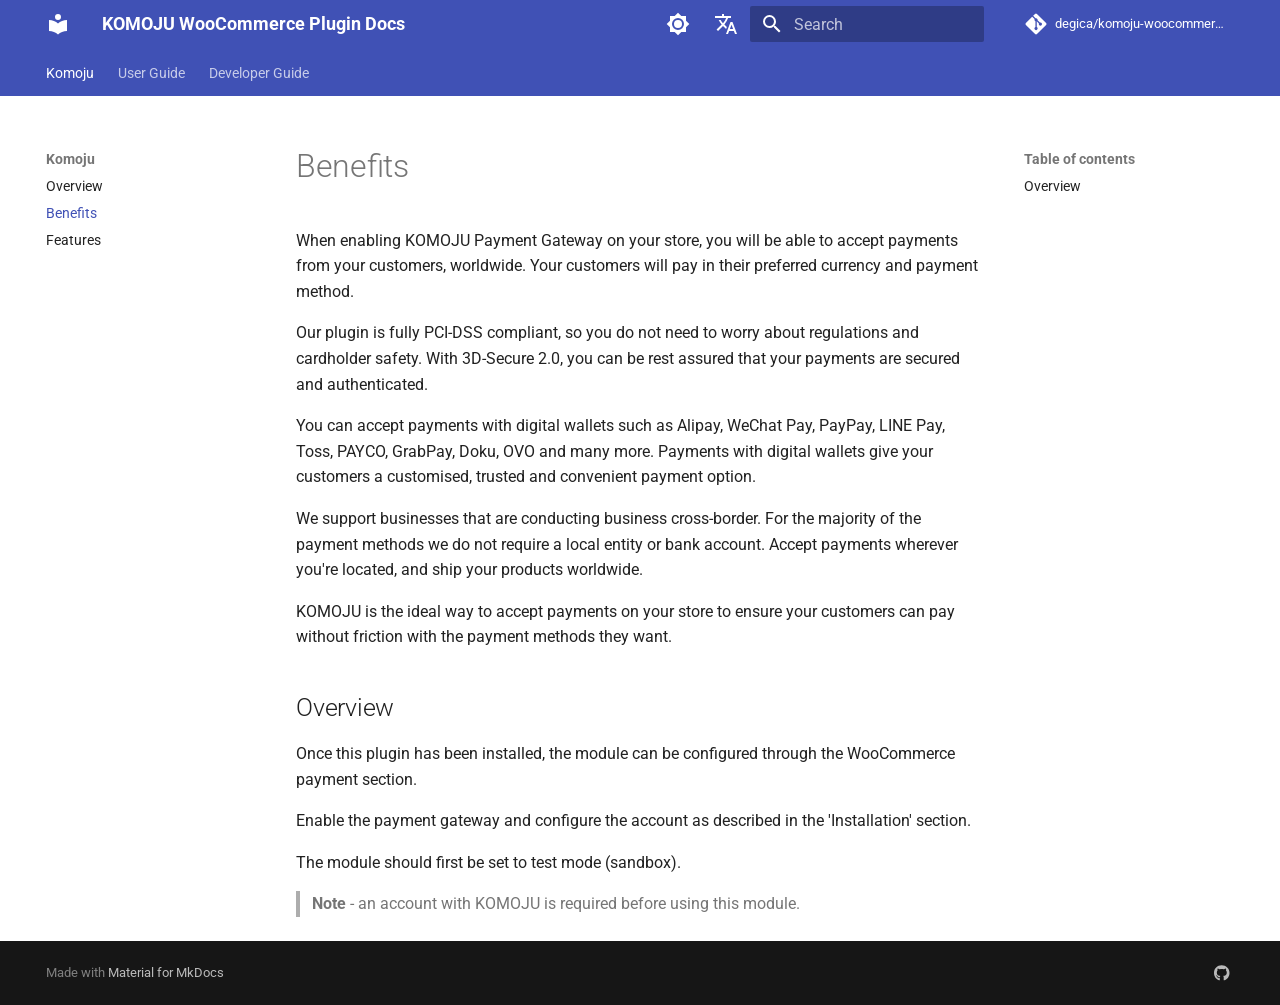
<file: en/komoju/benefits/index.html>
<!doctype html>
<html lang="en" class="no-js">
  <head>
    
      <meta charset="utf-8">
      <meta name="viewport" content="width=device-width,initial-scale=1">
      
      
      
        <link rel="canonical" href="https://tech.degica.com/komoju-woocommerce/en/komoju/benefits/">
      
      
        <link rel="prev" href="../../">
      
      
        <link rel="next" href="../features/">
      
      
      <link rel="icon" href="../../../assets/images/favicon.png">
      <meta name="generator" content="mkdocs-1.6.1, mkdocs-material-9.6.13">
    
    
      
        <title>Benefits - KOMOJU WooCommerce Plugin Docs</title>
      
    
    
      <link rel="stylesheet" href="../../../assets/stylesheets/main.342714a4.min.css">
      
        
        <link rel="stylesheet" href="../../../assets/stylesheets/palette.06af60db.min.css">
      
      


    
    
      
    
    
      
        
        
        <link rel="preconnect" href="https://fonts.gstatic.com" crossorigin>
        <link rel="stylesheet" href="https://fonts.googleapis.com/css?family=Roboto:300,300i,400,400i,700,700i%7CRoboto+Mono:400,400i,700,700i&display=fallback">
        <style>:root{--md-text-font:"Roboto";--md-code-font:"Roboto Mono"}</style>
      
    
    
    <script>__md_scope=new URL("../../..",location),__md_hash=e=>[...e].reduce(((e,_)=>(e<<5)-e+_.charCodeAt(0)),0),__md_get=(e,_=localStorage,t=__md_scope)=>JSON.parse(_.getItem(t.pathname+"."+e)),__md_set=(e,_,t=localStorage,a=__md_scope)=>{try{t.setItem(a.pathname+"."+e,JSON.stringify(_))}catch(e){}}</script>
    
      

    
    
    
  </head>
  
  
    
    
      
    
    
    
    
    <body dir="ltr" data-md-color-scheme="default" data-md-color-primary="indigo" data-md-color-accent="indigo">
  
    
    <input class="md-toggle" data-md-toggle="drawer" type="checkbox" id="__drawer" autocomplete="off">
    <input class="md-toggle" data-md-toggle="search" type="checkbox" id="__search" autocomplete="off">
    <label class="md-overlay" for="__drawer"></label>
    <div data-md-component="skip">
      
        
        <a href="#benefits" class="md-skip">
          Skip to content
        </a>
      
    </div>
    <div data-md-component="announce">
      
    </div>
    
    
      

<header class="md-header" data-md-component="header">
  <nav class="md-header__inner md-grid" aria-label="Header">
    <a href="../../" title="KOMOJU WooCommerce Plugin Docs" class="md-header__button md-logo" aria-label="KOMOJU WooCommerce Plugin Docs" data-md-component="logo">
      
  
  <svg xmlns="http://www.w3.org/2000/svg" viewBox="0 0 24 24"><path d="M12 8a3 3 0 0 0 3-3 3 3 0 0 0-3-3 3 3 0 0 0-3 3 3 3 0 0 0 3 3m0 3.54C9.64 9.35 6.5 8 3 8v11c3.5 0 6.64 1.35 9 3.54 2.36-2.19 5.5-3.54 9-3.54V8c-3.5 0-6.64 1.35-9 3.54"/></svg>

    </a>
    <label class="md-header__button md-icon" for="__drawer">
      
      <svg xmlns="http://www.w3.org/2000/svg" viewBox="0 0 24 24"><path d="M3 6h18v2H3zm0 5h18v2H3zm0 5h18v2H3z"/></svg>
    </label>
    <div class="md-header__title" data-md-component="header-title">
      <div class="md-header__ellipsis">
        <div class="md-header__topic">
          <span class="md-ellipsis">
            KOMOJU WooCommerce Plugin Docs
          </span>
        </div>
        <div class="md-header__topic" data-md-component="header-topic">
          <span class="md-ellipsis">
            
              Benefits
            
          </span>
        </div>
      </div>
    </div>
    
      
        <form class="md-header__option" data-md-component="palette">
  
    
    
    
    <input class="md-option" data-md-color-media="(prefers-color-scheme: light)" data-md-color-scheme="default" data-md-color-primary="indigo" data-md-color-accent="indigo"  aria-label="Switch to dark mode"  type="radio" name="__palette" id="__palette_0">
    
      <label class="md-header__button md-icon" title="Switch to dark mode" for="__palette_1" hidden>
        <svg xmlns="http://www.w3.org/2000/svg" viewBox="0 0 24 24"><path d="M12 8a4 4 0 0 0-4 4 4 4 0 0 0 4 4 4 4 0 0 0 4-4 4 4 0 0 0-4-4m0 10a6 6 0 0 1-6-6 6 6 0 0 1 6-6 6 6 0 0 1 6 6 6 6 0 0 1-6 6m8-9.31V4h-4.69L12 .69 8.69 4H4v4.69L.69 12 4 15.31V20h4.69L12 23.31 15.31 20H20v-4.69L23.31 12z"/></svg>
      </label>
    
  
    
    
    
    <input class="md-option" data-md-color-media="(prefers-color-scheme: dark)" data-md-color-scheme="slate" data-md-color-primary="indigo" data-md-color-accent="indigo"  aria-label="Switch to system preference"  type="radio" name="__palette" id="__palette_1">
    
      <label class="md-header__button md-icon" title="Switch to system preference" for="__palette_0" hidden>
        <svg xmlns="http://www.w3.org/2000/svg" viewBox="0 0 24 24"><path d="M12 18c-.89 0-1.74-.2-2.5-.55C11.56 16.5 13 14.42 13 12s-1.44-4.5-3.5-5.45C10.26 6.2 11.11 6 12 6a6 6 0 0 1 6 6 6 6 0 0 1-6 6m8-9.31V4h-4.69L12 .69 8.69 4H4v4.69L.69 12 4 15.31V20h4.69L12 23.31 15.31 20H20v-4.69L23.31 12z"/></svg>
      </label>
    
  
</form>
      
    
    
      <script>var palette=__md_get("__palette");if(palette&&palette.color){if("(prefers-color-scheme)"===palette.color.media){var media=matchMedia("(prefers-color-scheme: light)"),input=document.querySelector(media.matches?"[data-md-color-media='(prefers-color-scheme: light)']":"[data-md-color-media='(prefers-color-scheme: dark)']");palette.color.media=input.getAttribute("data-md-color-media"),palette.color.scheme=input.getAttribute("data-md-color-scheme"),palette.color.primary=input.getAttribute("data-md-color-primary"),palette.color.accent=input.getAttribute("data-md-color-accent")}for(var[key,value]of Object.entries(palette.color))document.body.setAttribute("data-md-color-"+key,value)}</script>
    
    
      <div class="md-header__option">
  <div class="md-select">
    
    <button class="md-header__button md-icon" aria-label="Select language">
      <svg xmlns="http://www.w3.org/2000/svg" viewBox="0 0 24 24"><path d="m12.87 15.07-2.54-2.51.03-.03A17.5 17.5 0 0 0 14.07 6H17V4h-7V2H8v2H1v2h11.17C11.5 7.92 10.44 9.75 9 11.35 8.07 10.32 7.3 9.19 6.69 8h-2c.73 1.63 1.73 3.17 2.98 4.56l-5.09 5.02L4 19l5-5 3.11 3.11zM18.5 10h-2L12 22h2l1.12-3h4.75L21 22h2zm-2.62 7 1.62-4.33L19.12 17z"/></svg>
    </button>
    <div class="md-select__inner">
      <ul class="md-select__list">
        
          <li class="md-select__item">
            <a href="../../../komoju/benefits/" hreflang="ja" class="md-select__link">
              日本語
            </a>
          </li>
        
          <li class="md-select__item">
            <a href="./" hreflang="en" class="md-select__link">
              English
            </a>
          </li>
        
      </ul>
    </div>
  </div>
</div>
    
    
      
      
        <label class="md-header__button md-icon" for="__search">
          
          <svg xmlns="http://www.w3.org/2000/svg" viewBox="0 0 24 24"><path d="M9.5 3A6.5 6.5 0 0 1 16 9.5c0 1.61-.59 3.09-1.56 4.23l.27.27h.79l5 5-1.5 1.5-5-5v-.79l-.27-.27A6.52 6.52 0 0 1 9.5 16 6.5 6.5 0 0 1 3 9.5 6.5 6.5 0 0 1 9.5 3m0 2C7 5 5 7 5 9.5S7 14 9.5 14 14 12 14 9.5 12 5 9.5 5"/></svg>
        </label>
        <div class="md-search" data-md-component="search" role="dialog">
  <label class="md-search__overlay" for="__search"></label>
  <div class="md-search__inner" role="search">
    <form class="md-search__form" name="search">
      <input type="text" class="md-search__input" name="query" aria-label="Search" placeholder="Search" autocapitalize="off" autocorrect="off" autocomplete="off" spellcheck="false" data-md-component="search-query" required>
      <label class="md-search__icon md-icon" for="__search">
        
        <svg xmlns="http://www.w3.org/2000/svg" viewBox="0 0 24 24"><path d="M9.5 3A6.5 6.5 0 0 1 16 9.5c0 1.61-.59 3.09-1.56 4.23l.27.27h.79l5 5-1.5 1.5-5-5v-.79l-.27-.27A6.52 6.52 0 0 1 9.5 16 6.5 6.5 0 0 1 3 9.5 6.5 6.5 0 0 1 9.5 3m0 2C7 5 5 7 5 9.5S7 14 9.5 14 14 12 14 9.5 12 5 9.5 5"/></svg>
        
        <svg xmlns="http://www.w3.org/2000/svg" viewBox="0 0 24 24"><path d="M20 11v2H8l5.5 5.5-1.42 1.42L4.16 12l7.92-7.92L13.5 5.5 8 11z"/></svg>
      </label>
      <nav class="md-search__options" aria-label="Search">
        
        <button type="reset" class="md-search__icon md-icon" title="Clear" aria-label="Clear" tabindex="-1">
          
          <svg xmlns="http://www.w3.org/2000/svg" viewBox="0 0 24 24"><path d="M19 6.41 17.59 5 12 10.59 6.41 5 5 6.41 10.59 12 5 17.59 6.41 19 12 13.41 17.59 19 19 17.59 13.41 12z"/></svg>
        </button>
      </nav>
      
        <div class="md-search__suggest" data-md-component="search-suggest"></div>
      
    </form>
    <div class="md-search__output">
      <div class="md-search__scrollwrap" tabindex="0" data-md-scrollfix>
        <div class="md-search-result" data-md-component="search-result">
          <div class="md-search-result__meta">
            Initializing search
          </div>
          <ol class="md-search-result__list" role="presentation"></ol>
        </div>
      </div>
    </div>
  </div>
</div>
      
    
    
      <div class="md-header__source">
        <a href="https://github.com/degica/komoju-woocommerce" title="Go to repository" class="md-source" data-md-component="source">
  <div class="md-source__icon md-icon">
    
    <svg xmlns="http://www.w3.org/2000/svg" viewBox="0 0 448 512"><!--! Font Awesome Free 6.7.2 by @fontawesome - https://fontawesome.com License - https://fontawesome.com/license/free (Icons: CC BY 4.0, Fonts: SIL OFL 1.1, Code: MIT License) Copyright 2024 Fonticons, Inc.--><path d="M439.55 236.05 244 40.45a28.87 28.87 0 0 0-40.81 0l-40.66 40.63 51.52 51.52c27.06-9.14 52.68 16.77 43.39 43.68l49.66 49.66c34.23-11.8 61.18 31 35.47 56.69-26.49 26.49-70.21-2.87-56-37.34L240.22 199v121.85c25.3 12.54 22.26 41.85 9.08 55a34.34 34.34 0 0 1-48.55 0c-17.57-17.6-11.07-46.91 11.25-56v-123c-20.8-8.51-24.6-30.74-18.64-45L142.57 101 8.45 235.14a28.86 28.86 0 0 0 0 40.81l195.61 195.6a28.86 28.86 0 0 0 40.8 0l194.69-194.69a28.86 28.86 0 0 0 0-40.81"/></svg>
  </div>
  <div class="md-source__repository">
    degica/komoju-woocommerce
  </div>
</a>
      </div>
    
  </nav>
  
</header>
    
    <div class="md-container" data-md-component="container">
      
      
        
          
            
<nav class="md-tabs" aria-label="Tabs" data-md-component="tabs">
  <div class="md-grid">
    <ul class="md-tabs__list">
      
        
  
  
  
    
  
  
    
    
      <li class="md-tabs__item md-tabs__item--active">
        <a href="../../" class="md-tabs__link">
          
  
  
  Komoju

        </a>
      </li>
    
  

      
        
  
  
  
  
    <li class="md-tabs__item">
      <a href="../../user_guide/getting_started/" class="md-tabs__link">
        
  
  
    
  
  User Guide

      </a>
    </li>
  

      
        
  
  
  
  
    
    
      <li class="md-tabs__item">
        <a href="../../developer_guide/dev_setup/" class="md-tabs__link">
          
  
  
  Developer Guide

        </a>
      </li>
    
  

      
    </ul>
  </div>
</nav>
          
        
      
      <main class="md-main" data-md-component="main">
        <div class="md-main__inner md-grid">
          
            
              
              <div class="md-sidebar md-sidebar--primary" data-md-component="sidebar" data-md-type="navigation" >
                <div class="md-sidebar__scrollwrap">
                  <div class="md-sidebar__inner">
                    


  


<nav class="md-nav md-nav--primary md-nav--lifted" aria-label="Navigation" data-md-level="0">
  <label class="md-nav__title" for="__drawer">
    <a href="../../" title="KOMOJU WooCommerce Plugin Docs" class="md-nav__button md-logo" aria-label="KOMOJU WooCommerce Plugin Docs" data-md-component="logo">
      
  
  <svg xmlns="http://www.w3.org/2000/svg" viewBox="0 0 24 24"><path d="M12 8a3 3 0 0 0 3-3 3 3 0 0 0-3-3 3 3 0 0 0-3 3 3 3 0 0 0 3 3m0 3.54C9.64 9.35 6.5 8 3 8v11c3.5 0 6.64 1.35 9 3.54 2.36-2.19 5.5-3.54 9-3.54V8c-3.5 0-6.64 1.35-9 3.54"/></svg>

    </a>
    KOMOJU WooCommerce Plugin Docs
  </label>
  
    <div class="md-nav__source">
      <a href="https://github.com/degica/komoju-woocommerce" title="Go to repository" class="md-source" data-md-component="source">
  <div class="md-source__icon md-icon">
    
    <svg xmlns="http://www.w3.org/2000/svg" viewBox="0 0 448 512"><!--! Font Awesome Free 6.7.2 by @fontawesome - https://fontawesome.com License - https://fontawesome.com/license/free (Icons: CC BY 4.0, Fonts: SIL OFL 1.1, Code: MIT License) Copyright 2024 Fonticons, Inc.--><path d="M439.55 236.05 244 40.45a28.87 28.87 0 0 0-40.81 0l-40.66 40.63 51.52 51.52c27.06-9.14 52.68 16.77 43.39 43.68l49.66 49.66c34.23-11.8 61.18 31 35.47 56.69-26.49 26.49-70.21-2.87-56-37.34L240.22 199v121.85c25.3 12.54 22.26 41.85 9.08 55a34.34 34.34 0 0 1-48.55 0c-17.57-17.6-11.07-46.91 11.25-56v-123c-20.8-8.51-24.6-30.74-18.64-45L142.57 101 8.45 235.14a28.86 28.86 0 0 0 0 40.81l195.61 195.6a28.86 28.86 0 0 0 40.8 0l194.69-194.69a28.86 28.86 0 0 0 0-40.81"/></svg>
  </div>
  <div class="md-source__repository">
    degica/komoju-woocommerce
  </div>
</a>
    </div>
  
  <ul class="md-nav__list" data-md-scrollfix>
    
      
      
  
  
    
  
  
  
    
    
    
    
      
        
        
      
      
    
    
    <li class="md-nav__item md-nav__item--active md-nav__item--section md-nav__item--nested">
      
        
        
        <input class="md-nav__toggle md-toggle " type="checkbox" id="__nav_1" checked>
        
          
          <label class="md-nav__link" for="__nav_1" id="__nav_1_label" tabindex="">
            
  
  
  <span class="md-ellipsis">
    Komoju
    
  </span>
  

            <span class="md-nav__icon md-icon"></span>
          </label>
        
        <nav class="md-nav" data-md-level="1" aria-labelledby="__nav_1_label" aria-expanded="true">
          <label class="md-nav__title" for="__nav_1">
            <span class="md-nav__icon md-icon"></span>
            Komoju
          </label>
          <ul class="md-nav__list" data-md-scrollfix>
            
              
                
  
  
  
  
    <li class="md-nav__item">
      <a href="../../" class="md-nav__link">
        
  
  
  <span class="md-ellipsis">
    Overview
    
  </span>
  

      </a>
    </li>
  

              
            
              
                
  
  
    
  
  
  
    <li class="md-nav__item md-nav__item--active">
      
      <input class="md-nav__toggle md-toggle" type="checkbox" id="__toc">
      
      
        
      
      
        <label class="md-nav__link md-nav__link--active" for="__toc">
          
  
  
  <span class="md-ellipsis">
    Benefits
    
  </span>
  

          <span class="md-nav__icon md-icon"></span>
        </label>
      
      <a href="./" class="md-nav__link md-nav__link--active">
        
  
  
  <span class="md-ellipsis">
    Benefits
    
  </span>
  

      </a>
      
        

<nav class="md-nav md-nav--secondary" aria-label="Table of contents">
  
  
  
    
  
  
    <label class="md-nav__title" for="__toc">
      <span class="md-nav__icon md-icon"></span>
      Table of contents
    </label>
    <ul class="md-nav__list" data-md-component="toc" data-md-scrollfix>
      
        <li class="md-nav__item">
  <a href="#overview" class="md-nav__link">
    <span class="md-ellipsis">
      Overview
    </span>
  </a>
  
</li>
      
    </ul>
  
</nav>
      
    </li>
  

              
            
              
                
  
  
  
  
    <li class="md-nav__item">
      <a href="../features/" class="md-nav__link">
        
  
  
  <span class="md-ellipsis">
    Features
    
  </span>
  

      </a>
    </li>
  

              
            
          </ul>
        </nav>
      
    </li>
  

    
      
      
  
  
  
  
    <li class="md-nav__item">
      <a href="../../user_guide/getting_started/" class="md-nav__link">
        
  
  
  <span class="md-ellipsis">
    User Guide
    
  </span>
  

      </a>
    </li>
  

    
      
      
  
  
  
  
    
    
    
    
      
      
    
    
    <li class="md-nav__item md-nav__item--nested">
      
        
        
        <input class="md-nav__toggle md-toggle " type="checkbox" id="__nav_3" >
        
          
          <label class="md-nav__link" for="__nav_3" id="__nav_3_label" tabindex="0">
            
  
  
  <span class="md-ellipsis">
    Developer Guide
    
  </span>
  

            <span class="md-nav__icon md-icon"></span>
          </label>
        
        <nav class="md-nav" data-md-level="1" aria-labelledby="__nav_3_label" aria-expanded="false">
          <label class="md-nav__title" for="__nav_3">
            <span class="md-nav__icon md-icon"></span>
            Developer Guide
          </label>
          <ul class="md-nav__list" data-md-scrollfix>
            
              
                
  
  
  
  
    <li class="md-nav__item">
      <a href="../../developer_guide/dev_setup/" class="md-nav__link">
        
  
  
  <span class="md-ellipsis">
    Setup
    
  </span>
  

      </a>
    </li>
  

              
            
              
                
  
  
  
  
    <li class="md-nav__item">
      <a href="../../developer_guide/uploading_to_wordpress_store/" class="md-nav__link">
        
  
  
  <span class="md-ellipsis">
    Upload Plugin
    
  </span>
  

      </a>
    </li>
  

              
            
              
                
  
  
  
  
    <li class="md-nav__item">
      <a href="../../developer_guide/documenting/" class="md-nav__link">
        
  
  
  <span class="md-ellipsis">
    Documenting
    
  </span>
  

      </a>
    </li>
  

              
            
          </ul>
        </nav>
      
    </li>
  

    
  </ul>
</nav>
                  </div>
                </div>
              </div>
            
            
              
              <div class="md-sidebar md-sidebar--secondary" data-md-component="sidebar" data-md-type="toc" >
                <div class="md-sidebar__scrollwrap">
                  <div class="md-sidebar__inner">
                    

<nav class="md-nav md-nav--secondary" aria-label="Table of contents">
  
  
  
    
  
  
    <label class="md-nav__title" for="__toc">
      <span class="md-nav__icon md-icon"></span>
      Table of contents
    </label>
    <ul class="md-nav__list" data-md-component="toc" data-md-scrollfix>
      
        <li class="md-nav__item">
  <a href="#overview" class="md-nav__link">
    <span class="md-ellipsis">
      Overview
    </span>
  </a>
  
</li>
      
    </ul>
  
</nav>
                  </div>
                </div>
              </div>
            
          
          
            <div class="md-content" data-md-component="content">
              <article class="md-content__inner md-typeset">
                
                  


  
  


<h1 id="benefits">Benefits</h1>
<p>When enabling KOMOJU Payment Gateway on your store, you will be able to accept payments from your customers, worldwide. Your customers will pay in their preferred currency and payment method.</p>
<p>Our plugin is fully PCI-DSS compliant, so you do not need to worry about regulations and cardholder safety. With 3D-Secure 2.0, you can be rest assured that your payments are secured and authenticated.</p>
<p>You can accept payments with digital wallets such as Alipay, WeChat Pay, PayPay, LINE Pay, Toss, PAYCO, GrabPay, Doku, OVO and many more. Payments with digital wallets give your customers a customised, trusted and convenient payment option.</p>
<p>We support businesses that are conducting business cross-border. For the majority of the payment methods we do not require a local entity or bank account. Accept payments wherever you're located, and ship your products worldwide.</p>
<p>KOMOJU is the ideal way to accept payments on your store to ensure your customers can pay without friction with the payment methods they want.</p>
<h2 id="overview">Overview</h2>
<p>Once this plugin has been installed, the module can be configured through the WooCommerce payment section.</p>
<p>Enable the payment gateway and configure the account as described in the 'Installation' section.</p>
<p>The module should first be set to test mode (sandbox).</p>
<blockquote>
<p><strong>Note</strong> - an account with KOMOJU is required before using this module.</p>
</blockquote>












                
              </article>
            </div>
          
          
<script>var target=document.getElementById(location.hash.slice(1));target&&target.name&&(target.checked=target.name.startsWith("__tabbed_"))</script>
        </div>
        
          <button type="button" class="md-top md-icon" data-md-component="top" hidden>
  
  <svg xmlns="http://www.w3.org/2000/svg" viewBox="0 0 24 24"><path d="M13 20h-2V8l-5.5 5.5-1.42-1.42L12 4.16l7.92 7.92-1.42 1.42L13 8z"/></svg>
  Back to top
</button>
        
      </main>
      
        <footer class="md-footer">
  
  <div class="md-footer-meta md-typeset">
    <div class="md-footer-meta__inner md-grid">
      <div class="md-copyright">
  
  
    Made with
    <a href="https://squidfunk.github.io/mkdocs-material/" target="_blank" rel="noopener">
      Material for MkDocs
    </a>
  
</div>
      
        <div class="md-social">
  
    
    
    
    
    <a href="https://github.com/degica/komoju-woocommerce" target="_blank" rel="noopener" title="GitHub" class="md-social__link">
      <svg xmlns="http://www.w3.org/2000/svg" viewBox="0 0 496 512"><!--! Font Awesome Free 6.7.2 by @fontawesome - https://fontawesome.com License - https://fontawesome.com/license/free (Icons: CC BY 4.0, Fonts: SIL OFL 1.1, Code: MIT License) Copyright 2024 Fonticons, Inc.--><path d="M165.9 397.4c0 2-2.3 3.6-5.2 3.6-3.3.3-5.6-1.3-5.6-3.6 0-2 2.3-3.6 5.2-3.6 3-.3 5.6 1.3 5.6 3.6m-31.1-4.5c-.7 2 1.3 4.3 4.3 4.9 2.6 1 5.6 0 6.2-2s-1.3-4.3-4.3-5.2c-2.6-.7-5.5.3-6.2 2.3m44.2-1.7c-2.9.7-4.9 2.6-4.6 4.9.3 2 2.9 3.3 5.9 2.6 2.9-.7 4.9-2.6 4.6-4.6-.3-1.9-3-3.2-5.9-2.9M244.8 8C106.1 8 0 113.3 0 252c0 110.9 69.8 205.8 169.5 239.2 12.8 2.3 17.3-5.6 17.3-12.1 0-6.2-.3-40.4-.3-61.4 0 0-70 15-84.7-29.8 0 0-11.4-29.1-27.8-36.6 0 0-22.9-15.7 1.6-15.4 0 0 24.9 2 38.6 25.8 21.9 38.6 58.6 27.5 72.9 20.9 2.3-16 8.8-27.1 16-33.7-55.9-6.2-112.3-14.3-112.3-110.5 0-27.5 7.6-41.3 23.6-58.9-2.6-6.5-11.1-33.3 2.6-67.9 20.9-6.5 69 27 69 27 20-5.6 41.5-8.5 62.8-8.5s42.8 2.9 62.8 8.5c0 0 48.1-33.6 69-27 13.7 34.7 5.2 61.4 2.6 67.9 16 17.7 25.8 31.5 25.8 58.9 0 96.5-58.9 104.2-114.8 110.5 9.2 7.9 17 22.9 17 46.4 0 33.7-.3 75.4-.3 83.6 0 6.5 4.6 14.4 17.3 12.1C428.2 457.8 496 362.9 496 252 496 113.3 383.5 8 244.8 8M97.2 352.9c-1.3 1-1 3.3.7 5.2 1.6 1.6 3.9 2.3 5.2 1 1.3-1 1-3.3-.7-5.2-1.6-1.6-3.9-2.3-5.2-1m-10.8-8.1c-.7 1.3.3 2.9 2.3 3.9 1.6 1 3.6.7 4.3-.7.7-1.3-.3-2.9-2.3-3.9-2-.6-3.6-.3-4.3.7m32.4 35.6c-1.6 1.3-1 4.3 1.3 6.2 2.3 2.3 5.2 2.6 6.5 1 1.3-1.3.7-4.3-1.3-6.2-2.2-2.3-5.2-2.6-6.5-1m-11.4-14.7c-1.6 1-1.6 3.6 0 5.9s4.3 3.3 5.6 2.3c1.6-1.3 1.6-3.9 0-6.2-1.4-2.3-4-3.3-5.6-2"/></svg>
    </a>
  
</div>
      
    </div>
  </div>
</footer>
      
    </div>
    <div class="md-dialog" data-md-component="dialog">
      <div class="md-dialog__inner md-typeset"></div>
    </div>
    
    
    
      
      <script id="__config" type="application/json">{"base": "../../..", "features": ["search.suggest", "navigation.tabs", "navigation.top"], "search": "../../../assets/javascripts/workers/search.d50fe291.min.js", "tags": null, "translations": {"clipboard.copied": "Copied to clipboard", "clipboard.copy": "Copy to clipboard", "search.result.more.one": "1 more on this page", "search.result.more.other": "# more on this page", "search.result.none": "No matching documents", "search.result.one": "1 matching document", "search.result.other": "# matching documents", "search.result.placeholder": "Type to start searching", "search.result.term.missing": "Missing", "select.version": "Select version"}, "version": null}</script>
    
    
      <script src="../../../assets/javascripts/bundle.13a4f30d.min.js"></script>
      
    
  </body>
</html>
</file>
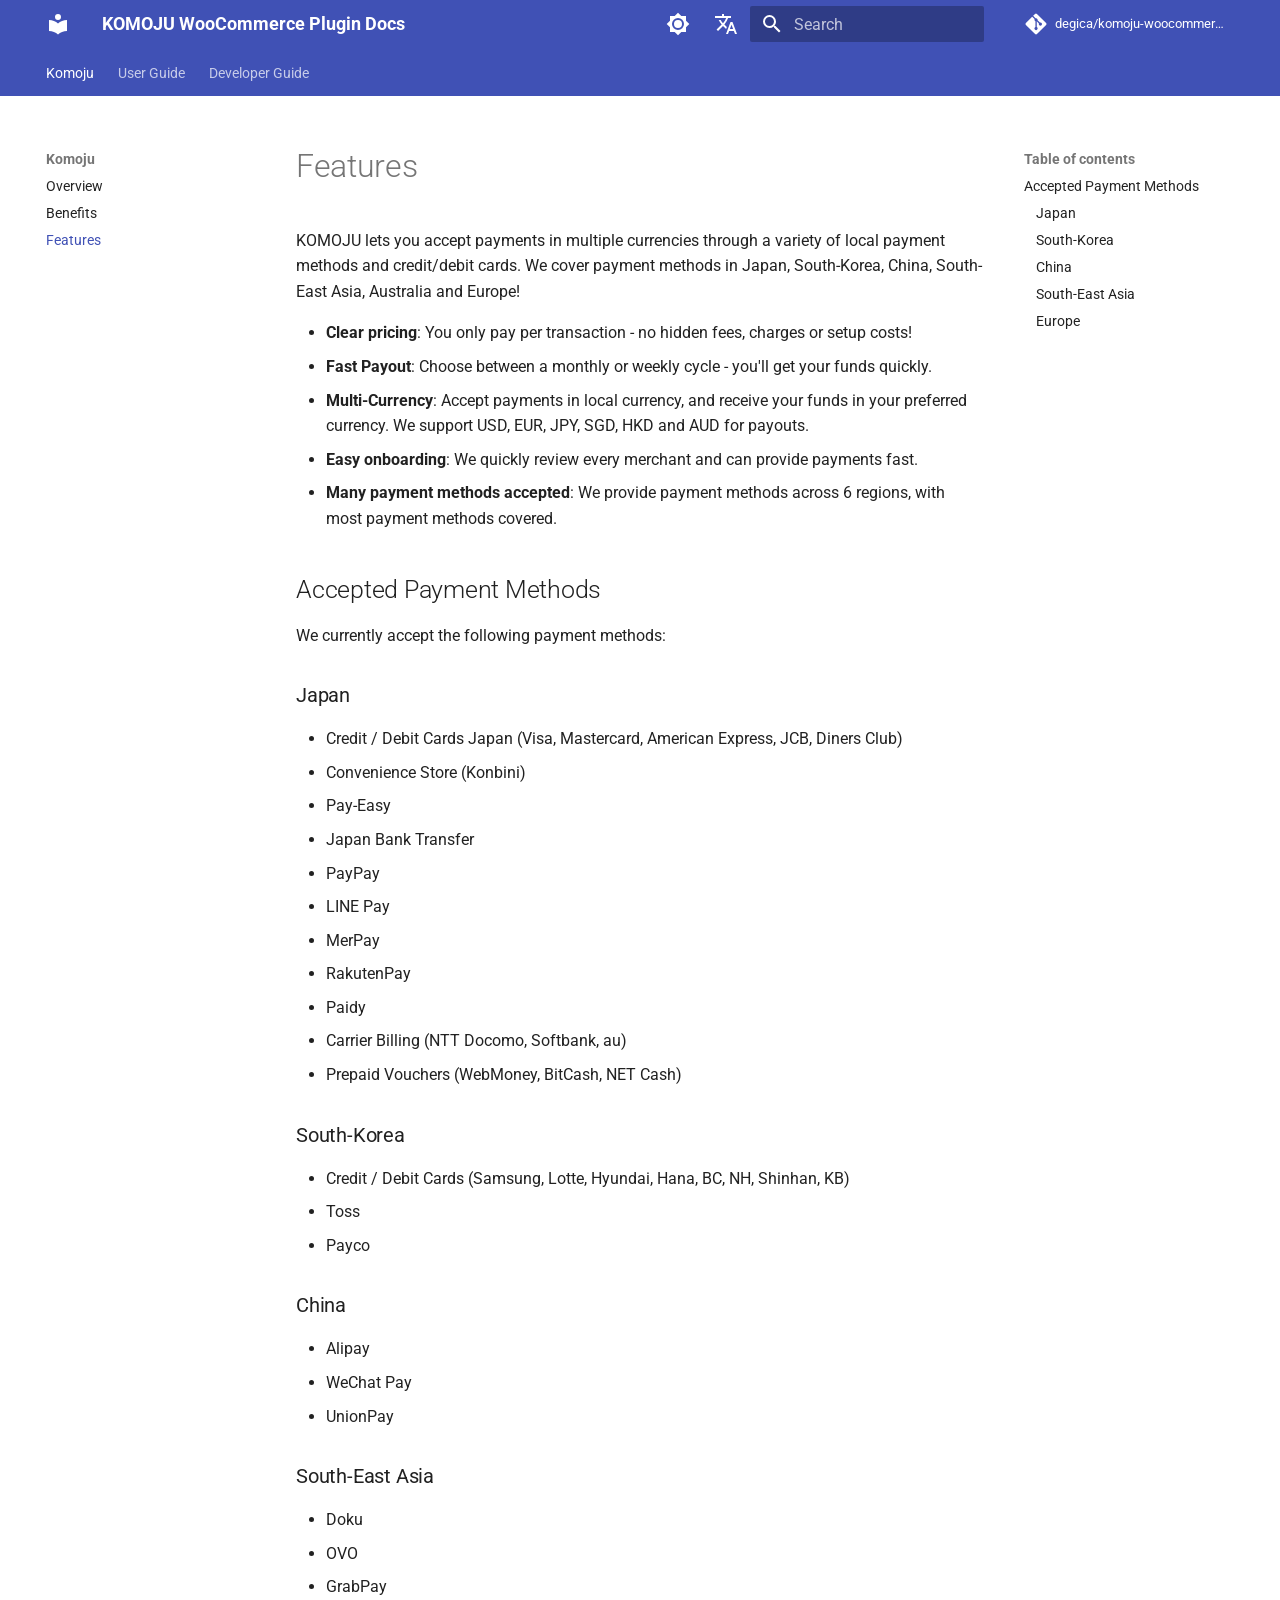
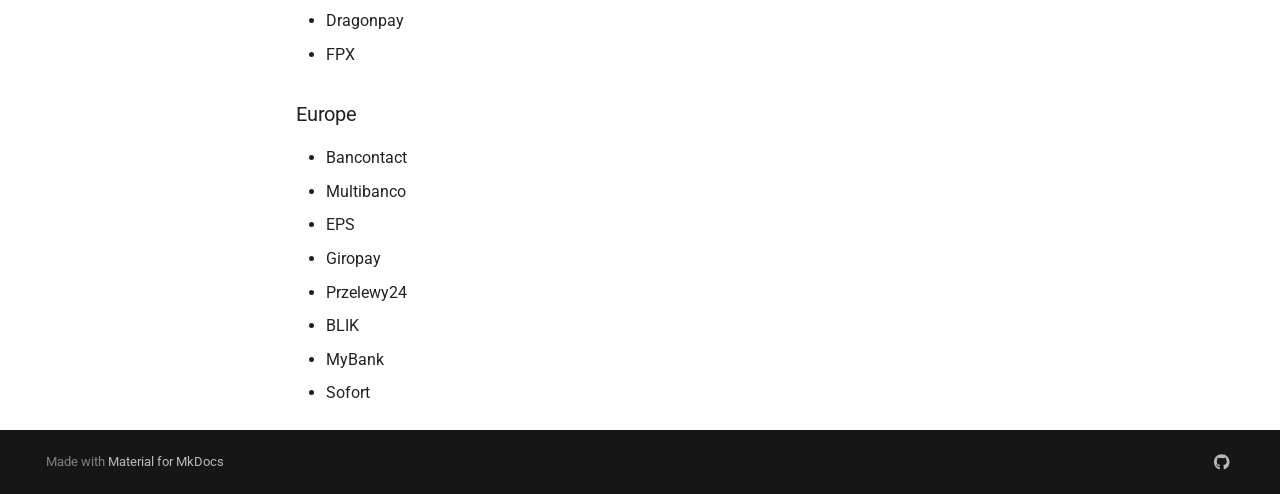
<file: en/komoju/features/index.html>
<!doctype html>
<html lang="en" class="no-js">
  <head>
    
      <meta charset="utf-8">
      <meta name="viewport" content="width=device-width,initial-scale=1">
      
      
      
        <link rel="canonical" href="https://tech.degica.com/komoju-woocommerce/en/komoju/features/">
      
      
        <link rel="prev" href="../benefits/">
      
      
        <link rel="next" href="../../user_guide/getting_started/">
      
      
      <link rel="icon" href="../../../assets/images/favicon.png">
      <meta name="generator" content="mkdocs-1.6.1, mkdocs-material-9.6.13">
    
    
      
        <title>Features - KOMOJU WooCommerce Plugin Docs</title>
      
    
    
      <link rel="stylesheet" href="../../../assets/stylesheets/main.342714a4.min.css">
      
        
        <link rel="stylesheet" href="../../../assets/stylesheets/palette.06af60db.min.css">
      
      


    
    
      
    
    
      
        
        
        <link rel="preconnect" href="https://fonts.gstatic.com" crossorigin>
        <link rel="stylesheet" href="https://fonts.googleapis.com/css?family=Roboto:300,300i,400,400i,700,700i%7CRoboto+Mono:400,400i,700,700i&display=fallback">
        <style>:root{--md-text-font:"Roboto";--md-code-font:"Roboto Mono"}</style>
      
    
    
    <script>__md_scope=new URL("../../..",location),__md_hash=e=>[...e].reduce(((e,_)=>(e<<5)-e+_.charCodeAt(0)),0),__md_get=(e,_=localStorage,t=__md_scope)=>JSON.parse(_.getItem(t.pathname+"."+e)),__md_set=(e,_,t=localStorage,a=__md_scope)=>{try{t.setItem(a.pathname+"."+e,JSON.stringify(_))}catch(e){}}</script>
    
      

    
    
    
  </head>
  
  
    
    
      
    
    
    
    
    <body dir="ltr" data-md-color-scheme="default" data-md-color-primary="indigo" data-md-color-accent="indigo">
  
    
    <input class="md-toggle" data-md-toggle="drawer" type="checkbox" id="__drawer" autocomplete="off">
    <input class="md-toggle" data-md-toggle="search" type="checkbox" id="__search" autocomplete="off">
    <label class="md-overlay" for="__drawer"></label>
    <div data-md-component="skip">
      
        
        <a href="#features" class="md-skip">
          Skip to content
        </a>
      
    </div>
    <div data-md-component="announce">
      
    </div>
    
    
      

<header class="md-header" data-md-component="header">
  <nav class="md-header__inner md-grid" aria-label="Header">
    <a href="../../" title="KOMOJU WooCommerce Plugin Docs" class="md-header__button md-logo" aria-label="KOMOJU WooCommerce Plugin Docs" data-md-component="logo">
      
  
  <svg xmlns="http://www.w3.org/2000/svg" viewBox="0 0 24 24"><path d="M12 8a3 3 0 0 0 3-3 3 3 0 0 0-3-3 3 3 0 0 0-3 3 3 3 0 0 0 3 3m0 3.54C9.64 9.35 6.5 8 3 8v11c3.5 0 6.64 1.35 9 3.54 2.36-2.19 5.5-3.54 9-3.54V8c-3.5 0-6.64 1.35-9 3.54"/></svg>

    </a>
    <label class="md-header__button md-icon" for="__drawer">
      
      <svg xmlns="http://www.w3.org/2000/svg" viewBox="0 0 24 24"><path d="M3 6h18v2H3zm0 5h18v2H3zm0 5h18v2H3z"/></svg>
    </label>
    <div class="md-header__title" data-md-component="header-title">
      <div class="md-header__ellipsis">
        <div class="md-header__topic">
          <span class="md-ellipsis">
            KOMOJU WooCommerce Plugin Docs
          </span>
        </div>
        <div class="md-header__topic" data-md-component="header-topic">
          <span class="md-ellipsis">
            
              Features
            
          </span>
        </div>
      </div>
    </div>
    
      
        <form class="md-header__option" data-md-component="palette">
  
    
    
    
    <input class="md-option" data-md-color-media="(prefers-color-scheme: light)" data-md-color-scheme="default" data-md-color-primary="indigo" data-md-color-accent="indigo"  aria-label="Switch to dark mode"  type="radio" name="__palette" id="__palette_0">
    
      <label class="md-header__button md-icon" title="Switch to dark mode" for="__palette_1" hidden>
        <svg xmlns="http://www.w3.org/2000/svg" viewBox="0 0 24 24"><path d="M12 8a4 4 0 0 0-4 4 4 4 0 0 0 4 4 4 4 0 0 0 4-4 4 4 0 0 0-4-4m0 10a6 6 0 0 1-6-6 6 6 0 0 1 6-6 6 6 0 0 1 6 6 6 6 0 0 1-6 6m8-9.31V4h-4.69L12 .69 8.69 4H4v4.69L.69 12 4 15.31V20h4.69L12 23.31 15.31 20H20v-4.69L23.31 12z"/></svg>
      </label>
    
  
    
    
    
    <input class="md-option" data-md-color-media="(prefers-color-scheme: dark)" data-md-color-scheme="slate" data-md-color-primary="indigo" data-md-color-accent="indigo"  aria-label="Switch to system preference"  type="radio" name="__palette" id="__palette_1">
    
      <label class="md-header__button md-icon" title="Switch to system preference" for="__palette_0" hidden>
        <svg xmlns="http://www.w3.org/2000/svg" viewBox="0 0 24 24"><path d="M12 18c-.89 0-1.74-.2-2.5-.55C11.56 16.5 13 14.42 13 12s-1.44-4.5-3.5-5.45C10.26 6.2 11.11 6 12 6a6 6 0 0 1 6 6 6 6 0 0 1-6 6m8-9.31V4h-4.69L12 .69 8.69 4H4v4.69L.69 12 4 15.31V20h4.69L12 23.31 15.31 20H20v-4.69L23.31 12z"/></svg>
      </label>
    
  
</form>
      
    
    
      <script>var palette=__md_get("__palette");if(palette&&palette.color){if("(prefers-color-scheme)"===palette.color.media){var media=matchMedia("(prefers-color-scheme: light)"),input=document.querySelector(media.matches?"[data-md-color-media='(prefers-color-scheme: light)']":"[data-md-color-media='(prefers-color-scheme: dark)']");palette.color.media=input.getAttribute("data-md-color-media"),palette.color.scheme=input.getAttribute("data-md-color-scheme"),palette.color.primary=input.getAttribute("data-md-color-primary"),palette.color.accent=input.getAttribute("data-md-color-accent")}for(var[key,value]of Object.entries(palette.color))document.body.setAttribute("data-md-color-"+key,value)}</script>
    
    
      <div class="md-header__option">
  <div class="md-select">
    
    <button class="md-header__button md-icon" aria-label="Select language">
      <svg xmlns="http://www.w3.org/2000/svg" viewBox="0 0 24 24"><path d="m12.87 15.07-2.54-2.51.03-.03A17.5 17.5 0 0 0 14.07 6H17V4h-7V2H8v2H1v2h11.17C11.5 7.92 10.44 9.75 9 11.35 8.07 10.32 7.3 9.19 6.69 8h-2c.73 1.63 1.73 3.17 2.98 4.56l-5.09 5.02L4 19l5-5 3.11 3.11zM18.5 10h-2L12 22h2l1.12-3h4.75L21 22h2zm-2.62 7 1.62-4.33L19.12 17z"/></svg>
    </button>
    <div class="md-select__inner">
      <ul class="md-select__list">
        
          <li class="md-select__item">
            <a href="../../../komoju/features/" hreflang="ja" class="md-select__link">
              日本語
            </a>
          </li>
        
          <li class="md-select__item">
            <a href="./" hreflang="en" class="md-select__link">
              English
            </a>
          </li>
        
      </ul>
    </div>
  </div>
</div>
    
    
      
      
        <label class="md-header__button md-icon" for="__search">
          
          <svg xmlns="http://www.w3.org/2000/svg" viewBox="0 0 24 24"><path d="M9.5 3A6.5 6.5 0 0 1 16 9.5c0 1.61-.59 3.09-1.56 4.23l.27.27h.79l5 5-1.5 1.5-5-5v-.79l-.27-.27A6.52 6.52 0 0 1 9.5 16 6.5 6.5 0 0 1 3 9.5 6.5 6.5 0 0 1 9.5 3m0 2C7 5 5 7 5 9.5S7 14 9.5 14 14 12 14 9.5 12 5 9.5 5"/></svg>
        </label>
        <div class="md-search" data-md-component="search" role="dialog">
  <label class="md-search__overlay" for="__search"></label>
  <div class="md-search__inner" role="search">
    <form class="md-search__form" name="search">
      <input type="text" class="md-search__input" name="query" aria-label="Search" placeholder="Search" autocapitalize="off" autocorrect="off" autocomplete="off" spellcheck="false" data-md-component="search-query" required>
      <label class="md-search__icon md-icon" for="__search">
        
        <svg xmlns="http://www.w3.org/2000/svg" viewBox="0 0 24 24"><path d="M9.5 3A6.5 6.5 0 0 1 16 9.5c0 1.61-.59 3.09-1.56 4.23l.27.27h.79l5 5-1.5 1.5-5-5v-.79l-.27-.27A6.52 6.52 0 0 1 9.5 16 6.5 6.5 0 0 1 3 9.5 6.5 6.5 0 0 1 9.5 3m0 2C7 5 5 7 5 9.5S7 14 9.5 14 14 12 14 9.5 12 5 9.5 5"/></svg>
        
        <svg xmlns="http://www.w3.org/2000/svg" viewBox="0 0 24 24"><path d="M20 11v2H8l5.5 5.5-1.42 1.42L4.16 12l7.92-7.92L13.5 5.5 8 11z"/></svg>
      </label>
      <nav class="md-search__options" aria-label="Search">
        
        <button type="reset" class="md-search__icon md-icon" title="Clear" aria-label="Clear" tabindex="-1">
          
          <svg xmlns="http://www.w3.org/2000/svg" viewBox="0 0 24 24"><path d="M19 6.41 17.59 5 12 10.59 6.41 5 5 6.41 10.59 12 5 17.59 6.41 19 12 13.41 17.59 19 19 17.59 13.41 12z"/></svg>
        </button>
      </nav>
      
        <div class="md-search__suggest" data-md-component="search-suggest"></div>
      
    </form>
    <div class="md-search__output">
      <div class="md-search__scrollwrap" tabindex="0" data-md-scrollfix>
        <div class="md-search-result" data-md-component="search-result">
          <div class="md-search-result__meta">
            Initializing search
          </div>
          <ol class="md-search-result__list" role="presentation"></ol>
        </div>
      </div>
    </div>
  </div>
</div>
      
    
    
      <div class="md-header__source">
        <a href="https://github.com/degica/komoju-woocommerce" title="Go to repository" class="md-source" data-md-component="source">
  <div class="md-source__icon md-icon">
    
    <svg xmlns="http://www.w3.org/2000/svg" viewBox="0 0 448 512"><!--! Font Awesome Free 6.7.2 by @fontawesome - https://fontawesome.com License - https://fontawesome.com/license/free (Icons: CC BY 4.0, Fonts: SIL OFL 1.1, Code: MIT License) Copyright 2024 Fonticons, Inc.--><path d="M439.55 236.05 244 40.45a28.87 28.87 0 0 0-40.81 0l-40.66 40.63 51.52 51.52c27.06-9.14 52.68 16.77 43.39 43.68l49.66 49.66c34.23-11.8 61.18 31 35.47 56.69-26.49 26.49-70.21-2.87-56-37.34L240.22 199v121.85c25.3 12.54 22.26 41.85 9.08 55a34.34 34.34 0 0 1-48.55 0c-17.57-17.6-11.07-46.91 11.25-56v-123c-20.8-8.51-24.6-30.74-18.64-45L142.57 101 8.45 235.14a28.86 28.86 0 0 0 0 40.81l195.61 195.6a28.86 28.86 0 0 0 40.8 0l194.69-194.69a28.86 28.86 0 0 0 0-40.81"/></svg>
  </div>
  <div class="md-source__repository">
    degica/komoju-woocommerce
  </div>
</a>
      </div>
    
  </nav>
  
</header>
    
    <div class="md-container" data-md-component="container">
      
      
        
          
            
<nav class="md-tabs" aria-label="Tabs" data-md-component="tabs">
  <div class="md-grid">
    <ul class="md-tabs__list">
      
        
  
  
  
    
  
  
    
    
      <li class="md-tabs__item md-tabs__item--active">
        <a href="../../" class="md-tabs__link">
          
  
  
  Komoju

        </a>
      </li>
    
  

      
        
  
  
  
  
    <li class="md-tabs__item">
      <a href="../../user_guide/getting_started/" class="md-tabs__link">
        
  
  
    
  
  User Guide

      </a>
    </li>
  

      
        
  
  
  
  
    
    
      <li class="md-tabs__item">
        <a href="../../developer_guide/dev_setup/" class="md-tabs__link">
          
  
  
  Developer Guide

        </a>
      </li>
    
  

      
    </ul>
  </div>
</nav>
          
        
      
      <main class="md-main" data-md-component="main">
        <div class="md-main__inner md-grid">
          
            
              
              <div class="md-sidebar md-sidebar--primary" data-md-component="sidebar" data-md-type="navigation" >
                <div class="md-sidebar__scrollwrap">
                  <div class="md-sidebar__inner">
                    


  


<nav class="md-nav md-nav--primary md-nav--lifted" aria-label="Navigation" data-md-level="0">
  <label class="md-nav__title" for="__drawer">
    <a href="../../" title="KOMOJU WooCommerce Plugin Docs" class="md-nav__button md-logo" aria-label="KOMOJU WooCommerce Plugin Docs" data-md-component="logo">
      
  
  <svg xmlns="http://www.w3.org/2000/svg" viewBox="0 0 24 24"><path d="M12 8a3 3 0 0 0 3-3 3 3 0 0 0-3-3 3 3 0 0 0-3 3 3 3 0 0 0 3 3m0 3.54C9.64 9.35 6.5 8 3 8v11c3.5 0 6.64 1.35 9 3.54 2.36-2.19 5.5-3.54 9-3.54V8c-3.5 0-6.64 1.35-9 3.54"/></svg>

    </a>
    KOMOJU WooCommerce Plugin Docs
  </label>
  
    <div class="md-nav__source">
      <a href="https://github.com/degica/komoju-woocommerce" title="Go to repository" class="md-source" data-md-component="source">
  <div class="md-source__icon md-icon">
    
    <svg xmlns="http://www.w3.org/2000/svg" viewBox="0 0 448 512"><!--! Font Awesome Free 6.7.2 by @fontawesome - https://fontawesome.com License - https://fontawesome.com/license/free (Icons: CC BY 4.0, Fonts: SIL OFL 1.1, Code: MIT License) Copyright 2024 Fonticons, Inc.--><path d="M439.55 236.05 244 40.45a28.87 28.87 0 0 0-40.81 0l-40.66 40.63 51.52 51.52c27.06-9.14 52.68 16.77 43.39 43.68l49.66 49.66c34.23-11.8 61.18 31 35.47 56.69-26.49 26.49-70.21-2.87-56-37.34L240.22 199v121.85c25.3 12.54 22.26 41.85 9.08 55a34.34 34.34 0 0 1-48.55 0c-17.57-17.6-11.07-46.91 11.25-56v-123c-20.8-8.51-24.6-30.74-18.64-45L142.57 101 8.45 235.14a28.86 28.86 0 0 0 0 40.81l195.61 195.6a28.86 28.86 0 0 0 40.8 0l194.69-194.69a28.86 28.86 0 0 0 0-40.81"/></svg>
  </div>
  <div class="md-source__repository">
    degica/komoju-woocommerce
  </div>
</a>
    </div>
  
  <ul class="md-nav__list" data-md-scrollfix>
    
      
      
  
  
    
  
  
  
    
    
    
    
      
        
        
      
      
    
    
    <li class="md-nav__item md-nav__item--active md-nav__item--section md-nav__item--nested">
      
        
        
        <input class="md-nav__toggle md-toggle " type="checkbox" id="__nav_1" checked>
        
          
          <label class="md-nav__link" for="__nav_1" id="__nav_1_label" tabindex="">
            
  
  
  <span class="md-ellipsis">
    Komoju
    
  </span>
  

            <span class="md-nav__icon md-icon"></span>
          </label>
        
        <nav class="md-nav" data-md-level="1" aria-labelledby="__nav_1_label" aria-expanded="true">
          <label class="md-nav__title" for="__nav_1">
            <span class="md-nav__icon md-icon"></span>
            Komoju
          </label>
          <ul class="md-nav__list" data-md-scrollfix>
            
              
                
  
  
  
  
    <li class="md-nav__item">
      <a href="../../" class="md-nav__link">
        
  
  
  <span class="md-ellipsis">
    Overview
    
  </span>
  

      </a>
    </li>
  

              
            
              
                
  
  
  
  
    <li class="md-nav__item">
      <a href="../benefits/" class="md-nav__link">
        
  
  
  <span class="md-ellipsis">
    Benefits
    
  </span>
  

      </a>
    </li>
  

              
            
              
                
  
  
    
  
  
  
    <li class="md-nav__item md-nav__item--active">
      
      <input class="md-nav__toggle md-toggle" type="checkbox" id="__toc">
      
      
        
      
      
        <label class="md-nav__link md-nav__link--active" for="__toc">
          
  
  
  <span class="md-ellipsis">
    Features
    
  </span>
  

          <span class="md-nav__icon md-icon"></span>
        </label>
      
      <a href="./" class="md-nav__link md-nav__link--active">
        
  
  
  <span class="md-ellipsis">
    Features
    
  </span>
  

      </a>
      
        

<nav class="md-nav md-nav--secondary" aria-label="Table of contents">
  
  
  
    
  
  
    <label class="md-nav__title" for="__toc">
      <span class="md-nav__icon md-icon"></span>
      Table of contents
    </label>
    <ul class="md-nav__list" data-md-component="toc" data-md-scrollfix>
      
        <li class="md-nav__item">
  <a href="#accepted-payment-methods" class="md-nav__link">
    <span class="md-ellipsis">
      Accepted Payment Methods
    </span>
  </a>
  
    <nav class="md-nav" aria-label="Accepted Payment Methods">
      <ul class="md-nav__list">
        
          <li class="md-nav__item">
  <a href="#japan" class="md-nav__link">
    <span class="md-ellipsis">
      Japan
    </span>
  </a>
  
</li>
        
          <li class="md-nav__item">
  <a href="#south-korea" class="md-nav__link">
    <span class="md-ellipsis">
      South-Korea
    </span>
  </a>
  
</li>
        
          <li class="md-nav__item">
  <a href="#china" class="md-nav__link">
    <span class="md-ellipsis">
      China
    </span>
  </a>
  
</li>
        
          <li class="md-nav__item">
  <a href="#south-east-asia" class="md-nav__link">
    <span class="md-ellipsis">
      South-East Asia
    </span>
  </a>
  
</li>
        
          <li class="md-nav__item">
  <a href="#europe" class="md-nav__link">
    <span class="md-ellipsis">
      Europe
    </span>
  </a>
  
</li>
        
      </ul>
    </nav>
  
</li>
      
    </ul>
  
</nav>
      
    </li>
  

              
            
          </ul>
        </nav>
      
    </li>
  

    
      
      
  
  
  
  
    <li class="md-nav__item">
      <a href="../../user_guide/getting_started/" class="md-nav__link">
        
  
  
  <span class="md-ellipsis">
    User Guide
    
  </span>
  

      </a>
    </li>
  

    
      
      
  
  
  
  
    
    
    
    
      
      
    
    
    <li class="md-nav__item md-nav__item--nested">
      
        
        
        <input class="md-nav__toggle md-toggle " type="checkbox" id="__nav_3" >
        
          
          <label class="md-nav__link" for="__nav_3" id="__nav_3_label" tabindex="0">
            
  
  
  <span class="md-ellipsis">
    Developer Guide
    
  </span>
  

            <span class="md-nav__icon md-icon"></span>
          </label>
        
        <nav class="md-nav" data-md-level="1" aria-labelledby="__nav_3_label" aria-expanded="false">
          <label class="md-nav__title" for="__nav_3">
            <span class="md-nav__icon md-icon"></span>
            Developer Guide
          </label>
          <ul class="md-nav__list" data-md-scrollfix>
            
              
                
  
  
  
  
    <li class="md-nav__item">
      <a href="../../developer_guide/dev_setup/" class="md-nav__link">
        
  
  
  <span class="md-ellipsis">
    Setup
    
  </span>
  

      </a>
    </li>
  

              
            
              
                
  
  
  
  
    <li class="md-nav__item">
      <a href="../../developer_guide/uploading_to_wordpress_store/" class="md-nav__link">
        
  
  
  <span class="md-ellipsis">
    Upload Plugin
    
  </span>
  

      </a>
    </li>
  

              
            
              
                
  
  
  
  
    <li class="md-nav__item">
      <a href="../../developer_guide/documenting/" class="md-nav__link">
        
  
  
  <span class="md-ellipsis">
    Documenting
    
  </span>
  

      </a>
    </li>
  

              
            
          </ul>
        </nav>
      
    </li>
  

    
  </ul>
</nav>
                  </div>
                </div>
              </div>
            
            
              
              <div class="md-sidebar md-sidebar--secondary" data-md-component="sidebar" data-md-type="toc" >
                <div class="md-sidebar__scrollwrap">
                  <div class="md-sidebar__inner">
                    

<nav class="md-nav md-nav--secondary" aria-label="Table of contents">
  
  
  
    
  
  
    <label class="md-nav__title" for="__toc">
      <span class="md-nav__icon md-icon"></span>
      Table of contents
    </label>
    <ul class="md-nav__list" data-md-component="toc" data-md-scrollfix>
      
        <li class="md-nav__item">
  <a href="#accepted-payment-methods" class="md-nav__link">
    <span class="md-ellipsis">
      Accepted Payment Methods
    </span>
  </a>
  
    <nav class="md-nav" aria-label="Accepted Payment Methods">
      <ul class="md-nav__list">
        
          <li class="md-nav__item">
  <a href="#japan" class="md-nav__link">
    <span class="md-ellipsis">
      Japan
    </span>
  </a>
  
</li>
        
          <li class="md-nav__item">
  <a href="#south-korea" class="md-nav__link">
    <span class="md-ellipsis">
      South-Korea
    </span>
  </a>
  
</li>
        
          <li class="md-nav__item">
  <a href="#china" class="md-nav__link">
    <span class="md-ellipsis">
      China
    </span>
  </a>
  
</li>
        
          <li class="md-nav__item">
  <a href="#south-east-asia" class="md-nav__link">
    <span class="md-ellipsis">
      South-East Asia
    </span>
  </a>
  
</li>
        
          <li class="md-nav__item">
  <a href="#europe" class="md-nav__link">
    <span class="md-ellipsis">
      Europe
    </span>
  </a>
  
</li>
        
      </ul>
    </nav>
  
</li>
      
    </ul>
  
</nav>
                  </div>
                </div>
              </div>
            
          
          
            <div class="md-content" data-md-component="content">
              <article class="md-content__inner md-typeset">
                
                  


  
  


<h1 id="features">Features</h1>
<p>KOMOJU lets you accept payments in multiple currencies through a variety of local payment methods and credit/debit cards. We cover payment methods in Japan, South-Korea, China, South-East Asia, Australia and Europe!</p>
<ul>
<li><strong>Clear pricing</strong>: You only pay per transaction - no hidden fees, charges or setup costs!</li>
<li><strong>Fast Payout</strong>: Choose between a monthly or weekly cycle - you'll get your funds quickly.</li>
<li><strong>Multi-Currency</strong>: Accept payments in local currency, and receive your funds in your preferred currency. We support USD, EUR, JPY, SGD, HKD and AUD for payouts.</li>
<li><strong>Easy onboarding</strong>: We quickly review every merchant and can provide payments fast.</li>
<li><strong>Many payment methods accepted</strong>: We provide payment methods across 6 regions, with most payment methods covered.</li>
</ul>
<h2 id="accepted-payment-methods">Accepted Payment Methods</h2>
<p>We currently accept the following payment methods:</p>
<h3 id="japan">Japan</h3>
<ul>
<li>Credit / Debit Cards Japan (Visa, Mastercard, American Express, JCB, Diners Club)</li>
<li>Convenience Store (Konbini)</li>
<li>Pay-Easy</li>
<li>Japan Bank Transfer</li>
<li>PayPay</li>
<li>LINE Pay</li>
<li>MerPay</li>
<li>RakutenPay</li>
<li>Paidy</li>
<li>Carrier Billing (NTT Docomo, Softbank, au)</li>
<li>Prepaid Vouchers (WebMoney, BitCash, NET Cash)</li>
</ul>
<h3 id="south-korea">South-Korea</h3>
<ul>
<li>Credit / Debit Cards (Samsung, Lotte, Hyundai, Hana, BC, NH, Shinhan, KB)</li>
<li>Toss</li>
<li>Payco</li>
</ul>
<h3 id="china">China</h3>
<ul>
<li>Alipay</li>
<li>WeChat Pay</li>
<li>UnionPay</li>
</ul>
<h3 id="south-east-asia">South-East Asia</h3>
<ul>
<li>Doku</li>
<li>OVO</li>
<li>GrabPay</li>
<li>Dragonpay</li>
<li>FPX</li>
</ul>
<h3 id="europe">Europe</h3>
<ul>
<li>Bancontact</li>
<li>Multibanco</li>
<li>EPS</li>
<li>Giropay</li>
<li>Przelewy24</li>
<li>BLIK</li>
<li>MyBank</li>
<li>Sofort</li>
</ul>












                
              </article>
            </div>
          
          
<script>var target=document.getElementById(location.hash.slice(1));target&&target.name&&(target.checked=target.name.startsWith("__tabbed_"))</script>
        </div>
        
          <button type="button" class="md-top md-icon" data-md-component="top" hidden>
  
  <svg xmlns="http://www.w3.org/2000/svg" viewBox="0 0 24 24"><path d="M13 20h-2V8l-5.5 5.5-1.42-1.42L12 4.16l7.92 7.92-1.42 1.42L13 8z"/></svg>
  Back to top
</button>
        
      </main>
      
        <footer class="md-footer">
  
  <div class="md-footer-meta md-typeset">
    <div class="md-footer-meta__inner md-grid">
      <div class="md-copyright">
  
  
    Made with
    <a href="https://squidfunk.github.io/mkdocs-material/" target="_blank" rel="noopener">
      Material for MkDocs
    </a>
  
</div>
      
        <div class="md-social">
  
    
    
    
    
    <a href="https://github.com/degica/komoju-woocommerce" target="_blank" rel="noopener" title="GitHub" class="md-social__link">
      <svg xmlns="http://www.w3.org/2000/svg" viewBox="0 0 496 512"><!--! Font Awesome Free 6.7.2 by @fontawesome - https://fontawesome.com License - https://fontawesome.com/license/free (Icons: CC BY 4.0, Fonts: SIL OFL 1.1, Code: MIT License) Copyright 2024 Fonticons, Inc.--><path d="M165.9 397.4c0 2-2.3 3.6-5.2 3.6-3.3.3-5.6-1.3-5.6-3.6 0-2 2.3-3.6 5.2-3.6 3-.3 5.6 1.3 5.6 3.6m-31.1-4.5c-.7 2 1.3 4.3 4.3 4.9 2.6 1 5.6 0 6.2-2s-1.3-4.3-4.3-5.2c-2.6-.7-5.5.3-6.2 2.3m44.2-1.7c-2.9.7-4.9 2.6-4.6 4.9.3 2 2.9 3.3 5.9 2.6 2.9-.7 4.9-2.6 4.6-4.6-.3-1.9-3-3.2-5.9-2.9M244.8 8C106.1 8 0 113.3 0 252c0 110.9 69.8 205.8 169.5 239.2 12.8 2.3 17.3-5.6 17.3-12.1 0-6.2-.3-40.4-.3-61.4 0 0-70 15-84.7-29.8 0 0-11.4-29.1-27.8-36.6 0 0-22.9-15.7 1.6-15.4 0 0 24.9 2 38.6 25.8 21.9 38.6 58.6 27.5 72.9 20.9 2.3-16 8.8-27.1 16-33.7-55.9-6.2-112.3-14.3-112.3-110.5 0-27.5 7.6-41.3 23.6-58.9-2.6-6.5-11.1-33.3 2.6-67.9 20.9-6.5 69 27 69 27 20-5.6 41.5-8.5 62.8-8.5s42.8 2.9 62.8 8.5c0 0 48.1-33.6 69-27 13.7 34.7 5.2 61.4 2.6 67.9 16 17.7 25.8 31.5 25.8 58.9 0 96.5-58.9 104.2-114.8 110.5 9.2 7.9 17 22.9 17 46.4 0 33.7-.3 75.4-.3 83.6 0 6.5 4.6 14.4 17.3 12.1C428.2 457.8 496 362.9 496 252 496 113.3 383.5 8 244.8 8M97.2 352.9c-1.3 1-1 3.3.7 5.2 1.6 1.6 3.9 2.3 5.2 1 1.3-1 1-3.3-.7-5.2-1.6-1.6-3.9-2.3-5.2-1m-10.8-8.1c-.7 1.3.3 2.9 2.3 3.9 1.6 1 3.6.7 4.3-.7.7-1.3-.3-2.9-2.3-3.9-2-.6-3.6-.3-4.3.7m32.4 35.6c-1.6 1.3-1 4.3 1.3 6.2 2.3 2.3 5.2 2.6 6.5 1 1.3-1.3.7-4.3-1.3-6.2-2.2-2.3-5.2-2.6-6.5-1m-11.4-14.7c-1.6 1-1.6 3.6 0 5.9s4.3 3.3 5.6 2.3c1.6-1.3 1.6-3.9 0-6.2-1.4-2.3-4-3.3-5.6-2"/></svg>
    </a>
  
</div>
      
    </div>
  </div>
</footer>
      
    </div>
    <div class="md-dialog" data-md-component="dialog">
      <div class="md-dialog__inner md-typeset"></div>
    </div>
    
    
    
      
      <script id="__config" type="application/json">{"base": "../../..", "features": ["search.suggest", "navigation.tabs", "navigation.top"], "search": "../../../assets/javascripts/workers/search.d50fe291.min.js", "tags": null, "translations": {"clipboard.copied": "Copied to clipboard", "clipboard.copy": "Copy to clipboard", "search.result.more.one": "1 more on this page", "search.result.more.other": "# more on this page", "search.result.none": "No matching documents", "search.result.one": "1 matching document", "search.result.other": "# matching documents", "search.result.placeholder": "Type to start searching", "search.result.term.missing": "Missing", "select.version": "Select version"}, "version": null}</script>
    
    
      <script src="../../../assets/javascripts/bundle.13a4f30d.min.js"></script>
      
    
  </body>
</html>
</file>
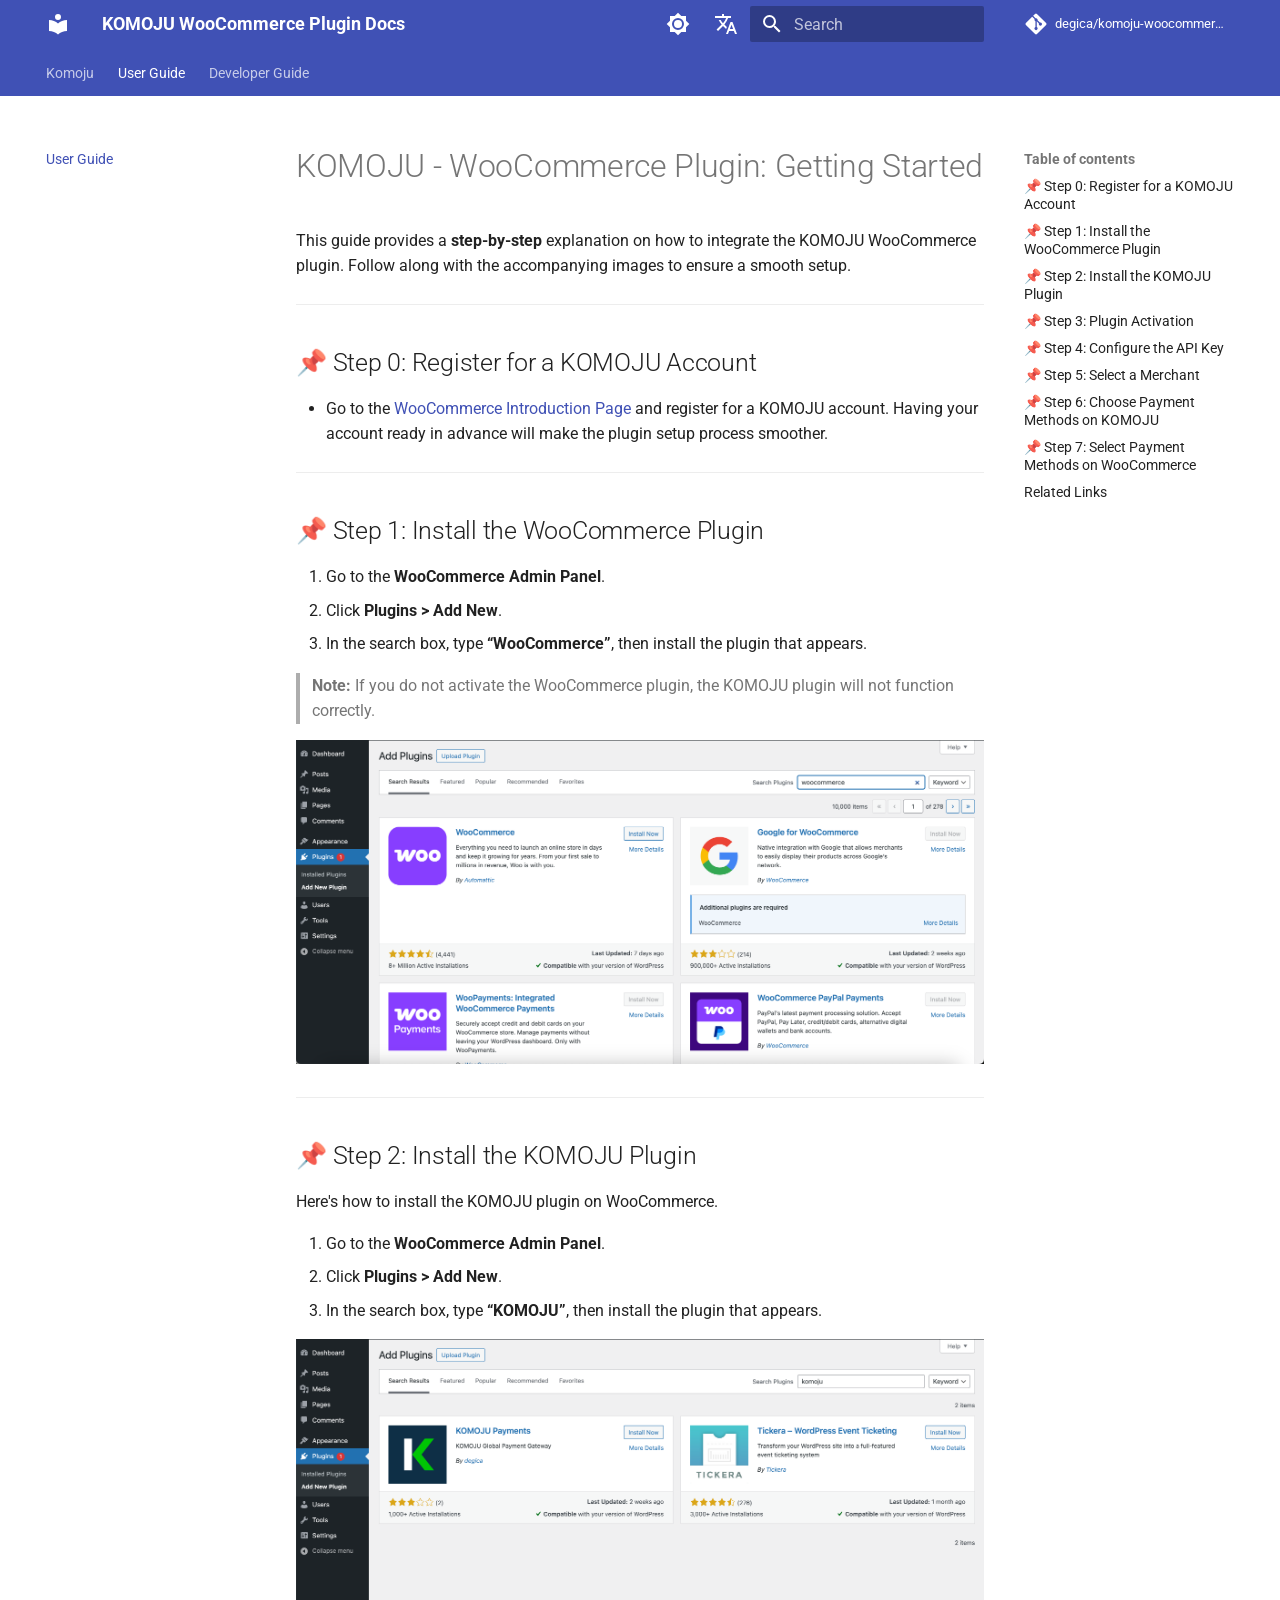
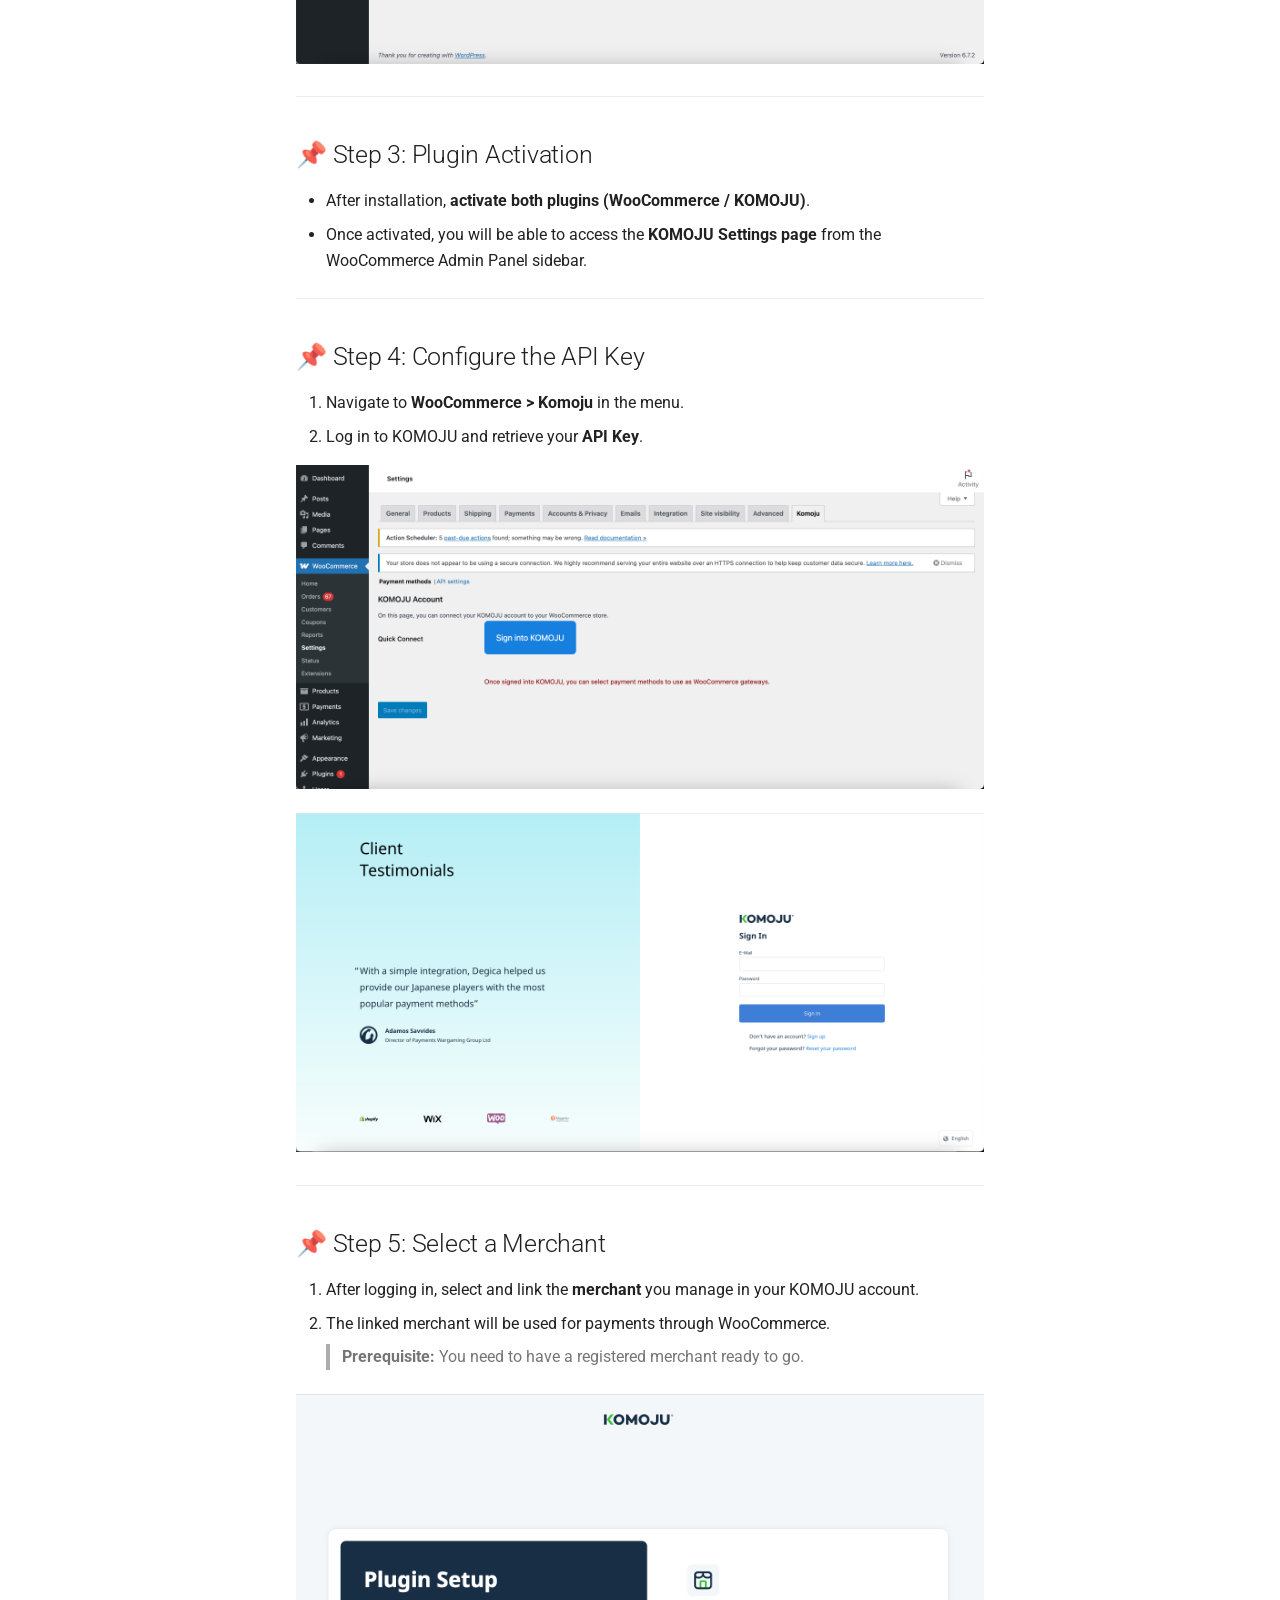
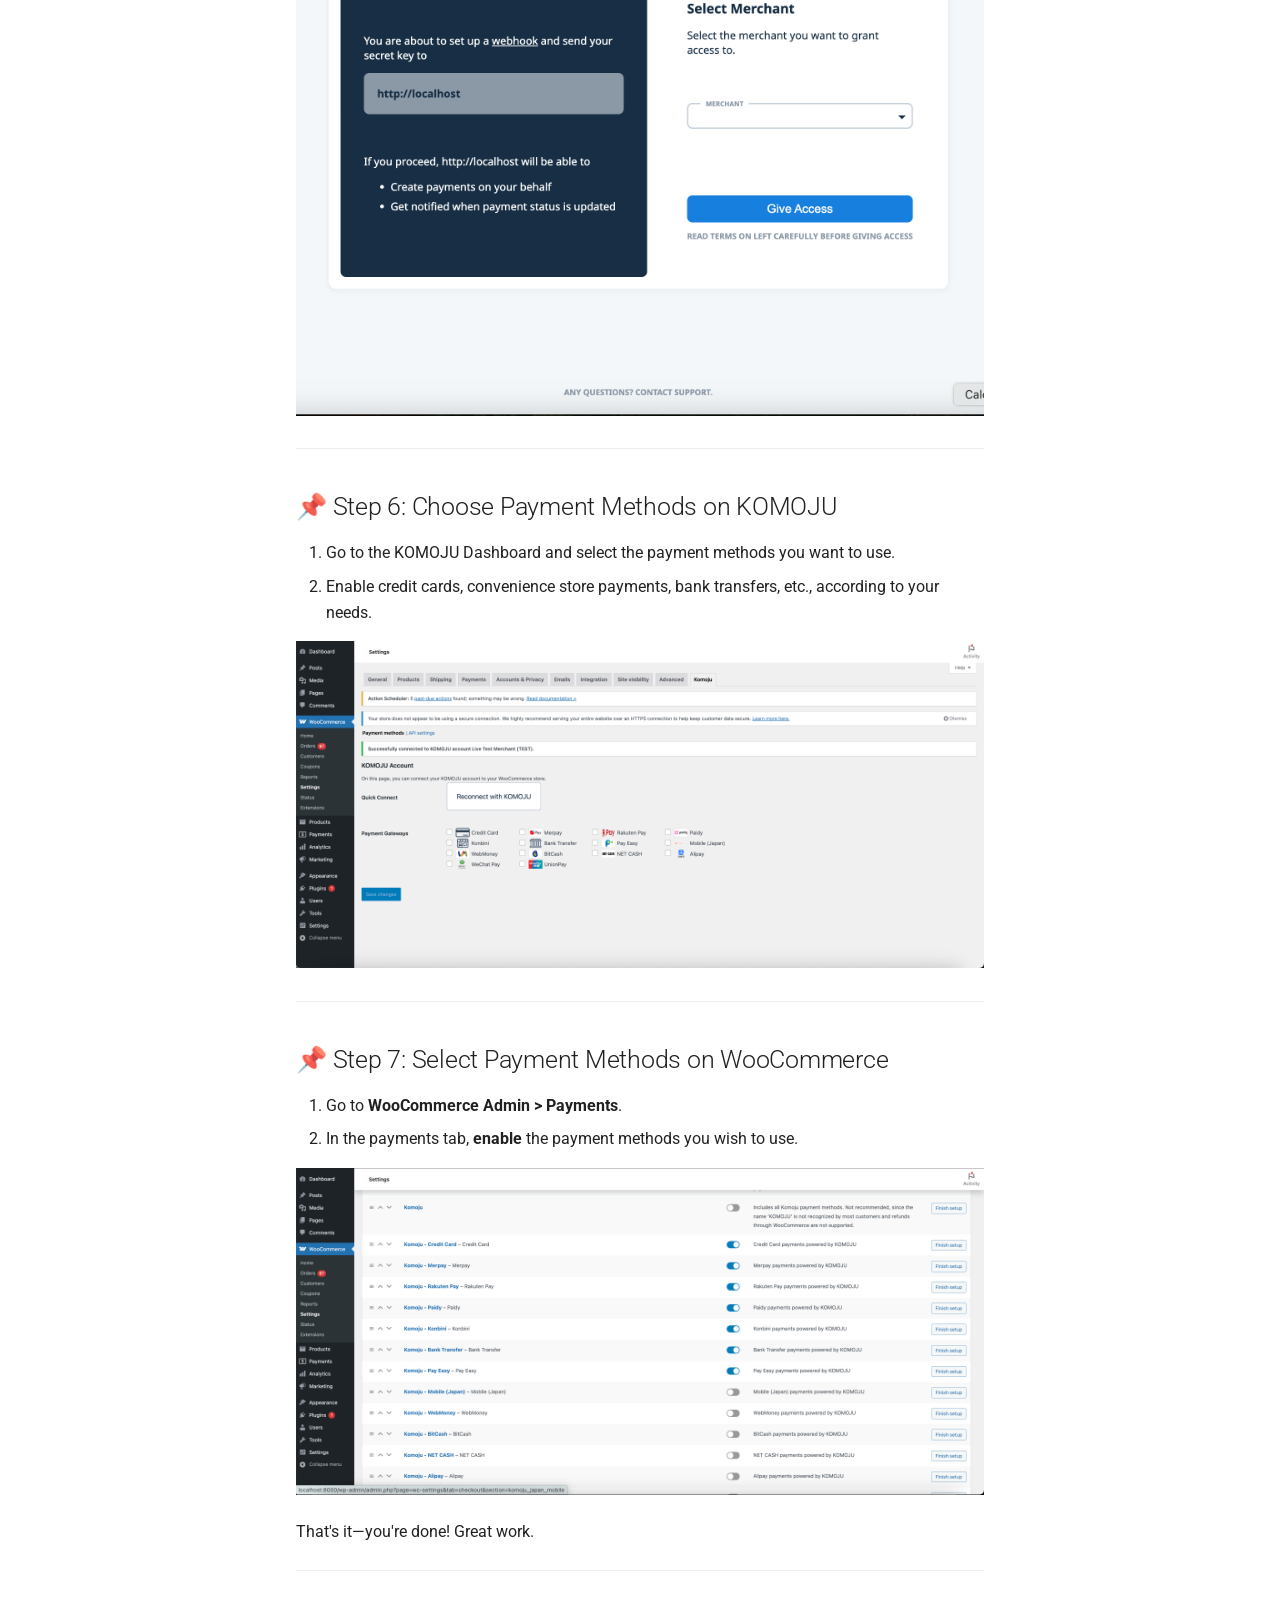
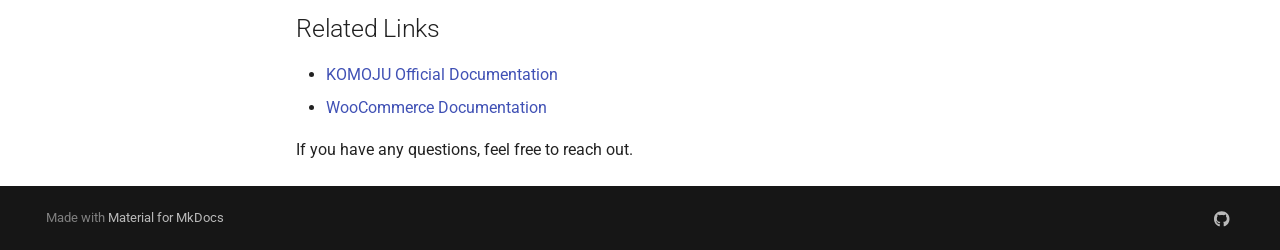
<file: en/user_guide/getting_started/index.html>
<!doctype html>
<html lang="en" class="no-js">
  <head>
    
      <meta charset="utf-8">
      <meta name="viewport" content="width=device-width,initial-scale=1">
      
      
      
        <link rel="canonical" href="https://tech.degica.com/komoju-woocommerce/en/user_guide/getting_started/">
      
      
        <link rel="prev" href="../../komoju/features/">
      
      
        <link rel="next" href="../../developer_guide/dev_setup/">
      
      
      <link rel="icon" href="../../../assets/images/favicon.png">
      <meta name="generator" content="mkdocs-1.6.1, mkdocs-material-9.6.13">
    
    
      
        <title>User Guide - KOMOJU WooCommerce Plugin Docs</title>
      
    
    
      <link rel="stylesheet" href="../../../assets/stylesheets/main.342714a4.min.css">
      
        
        <link rel="stylesheet" href="../../../assets/stylesheets/palette.06af60db.min.css">
      
      


    
    
      
    
    
      
        
        
        <link rel="preconnect" href="https://fonts.gstatic.com" crossorigin>
        <link rel="stylesheet" href="https://fonts.googleapis.com/css?family=Roboto:300,300i,400,400i,700,700i%7CRoboto+Mono:400,400i,700,700i&display=fallback">
        <style>:root{--md-text-font:"Roboto";--md-code-font:"Roboto Mono"}</style>
      
    
    
    <script>__md_scope=new URL("../../..",location),__md_hash=e=>[...e].reduce(((e,_)=>(e<<5)-e+_.charCodeAt(0)),0),__md_get=(e,_=localStorage,t=__md_scope)=>JSON.parse(_.getItem(t.pathname+"."+e)),__md_set=(e,_,t=localStorage,a=__md_scope)=>{try{t.setItem(a.pathname+"."+e,JSON.stringify(_))}catch(e){}}</script>
    
      

    
    
    
  </head>
  
  
    
    
      
    
    
    
    
    <body dir="ltr" data-md-color-scheme="default" data-md-color-primary="indigo" data-md-color-accent="indigo">
  
    
    <input class="md-toggle" data-md-toggle="drawer" type="checkbox" id="__drawer" autocomplete="off">
    <input class="md-toggle" data-md-toggle="search" type="checkbox" id="__search" autocomplete="off">
    <label class="md-overlay" for="__drawer"></label>
    <div data-md-component="skip">
      
        
        <a href="#komoju-woocommerce-plugin-getting-started" class="md-skip">
          Skip to content
        </a>
      
    </div>
    <div data-md-component="announce">
      
    </div>
    
    
      

<header class="md-header" data-md-component="header">
  <nav class="md-header__inner md-grid" aria-label="Header">
    <a href="../../" title="KOMOJU WooCommerce Plugin Docs" class="md-header__button md-logo" aria-label="KOMOJU WooCommerce Plugin Docs" data-md-component="logo">
      
  
  <svg xmlns="http://www.w3.org/2000/svg" viewBox="0 0 24 24"><path d="M12 8a3 3 0 0 0 3-3 3 3 0 0 0-3-3 3 3 0 0 0-3 3 3 3 0 0 0 3 3m0 3.54C9.64 9.35 6.5 8 3 8v11c3.5 0 6.64 1.35 9 3.54 2.36-2.19 5.5-3.54 9-3.54V8c-3.5 0-6.64 1.35-9 3.54"/></svg>

    </a>
    <label class="md-header__button md-icon" for="__drawer">
      
      <svg xmlns="http://www.w3.org/2000/svg" viewBox="0 0 24 24"><path d="M3 6h18v2H3zm0 5h18v2H3zm0 5h18v2H3z"/></svg>
    </label>
    <div class="md-header__title" data-md-component="header-title">
      <div class="md-header__ellipsis">
        <div class="md-header__topic">
          <span class="md-ellipsis">
            KOMOJU WooCommerce Plugin Docs
          </span>
        </div>
        <div class="md-header__topic" data-md-component="header-topic">
          <span class="md-ellipsis">
            
              User Guide
            
          </span>
        </div>
      </div>
    </div>
    
      
        <form class="md-header__option" data-md-component="palette">
  
    
    
    
    <input class="md-option" data-md-color-media="(prefers-color-scheme: light)" data-md-color-scheme="default" data-md-color-primary="indigo" data-md-color-accent="indigo"  aria-label="Switch to dark mode"  type="radio" name="__palette" id="__palette_0">
    
      <label class="md-header__button md-icon" title="Switch to dark mode" for="__palette_1" hidden>
        <svg xmlns="http://www.w3.org/2000/svg" viewBox="0 0 24 24"><path d="M12 8a4 4 0 0 0-4 4 4 4 0 0 0 4 4 4 4 0 0 0 4-4 4 4 0 0 0-4-4m0 10a6 6 0 0 1-6-6 6 6 0 0 1 6-6 6 6 0 0 1 6 6 6 6 0 0 1-6 6m8-9.31V4h-4.69L12 .69 8.69 4H4v4.69L.69 12 4 15.31V20h4.69L12 23.31 15.31 20H20v-4.69L23.31 12z"/></svg>
      </label>
    
  
    
    
    
    <input class="md-option" data-md-color-media="(prefers-color-scheme: dark)" data-md-color-scheme="slate" data-md-color-primary="indigo" data-md-color-accent="indigo"  aria-label="Switch to system preference"  type="radio" name="__palette" id="__palette_1">
    
      <label class="md-header__button md-icon" title="Switch to system preference" for="__palette_0" hidden>
        <svg xmlns="http://www.w3.org/2000/svg" viewBox="0 0 24 24"><path d="M12 18c-.89 0-1.74-.2-2.5-.55C11.56 16.5 13 14.42 13 12s-1.44-4.5-3.5-5.45C10.26 6.2 11.11 6 12 6a6 6 0 0 1 6 6 6 6 0 0 1-6 6m8-9.31V4h-4.69L12 .69 8.69 4H4v4.69L.69 12 4 15.31V20h4.69L12 23.31 15.31 20H20v-4.69L23.31 12z"/></svg>
      </label>
    
  
</form>
      
    
    
      <script>var palette=__md_get("__palette");if(palette&&palette.color){if("(prefers-color-scheme)"===palette.color.media){var media=matchMedia("(prefers-color-scheme: light)"),input=document.querySelector(media.matches?"[data-md-color-media='(prefers-color-scheme: light)']":"[data-md-color-media='(prefers-color-scheme: dark)']");palette.color.media=input.getAttribute("data-md-color-media"),palette.color.scheme=input.getAttribute("data-md-color-scheme"),palette.color.primary=input.getAttribute("data-md-color-primary"),palette.color.accent=input.getAttribute("data-md-color-accent")}for(var[key,value]of Object.entries(palette.color))document.body.setAttribute("data-md-color-"+key,value)}</script>
    
    
      <div class="md-header__option">
  <div class="md-select">
    
    <button class="md-header__button md-icon" aria-label="Select language">
      <svg xmlns="http://www.w3.org/2000/svg" viewBox="0 0 24 24"><path d="m12.87 15.07-2.54-2.51.03-.03A17.5 17.5 0 0 0 14.07 6H17V4h-7V2H8v2H1v2h11.17C11.5 7.92 10.44 9.75 9 11.35 8.07 10.32 7.3 9.19 6.69 8h-2c.73 1.63 1.73 3.17 2.98 4.56l-5.09 5.02L4 19l5-5 3.11 3.11zM18.5 10h-2L12 22h2l1.12-3h4.75L21 22h2zm-2.62 7 1.62-4.33L19.12 17z"/></svg>
    </button>
    <div class="md-select__inner">
      <ul class="md-select__list">
        
          <li class="md-select__item">
            <a href="../../../user_guide/getting_started/" hreflang="ja" class="md-select__link">
              日本語
            </a>
          </li>
        
          <li class="md-select__item">
            <a href="./" hreflang="en" class="md-select__link">
              English
            </a>
          </li>
        
      </ul>
    </div>
  </div>
</div>
    
    
      
      
        <label class="md-header__button md-icon" for="__search">
          
          <svg xmlns="http://www.w3.org/2000/svg" viewBox="0 0 24 24"><path d="M9.5 3A6.5 6.5 0 0 1 16 9.5c0 1.61-.59 3.09-1.56 4.23l.27.27h.79l5 5-1.5 1.5-5-5v-.79l-.27-.27A6.52 6.52 0 0 1 9.5 16 6.5 6.5 0 0 1 3 9.5 6.5 6.5 0 0 1 9.5 3m0 2C7 5 5 7 5 9.5S7 14 9.5 14 14 12 14 9.5 12 5 9.5 5"/></svg>
        </label>
        <div class="md-search" data-md-component="search" role="dialog">
  <label class="md-search__overlay" for="__search"></label>
  <div class="md-search__inner" role="search">
    <form class="md-search__form" name="search">
      <input type="text" class="md-search__input" name="query" aria-label="Search" placeholder="Search" autocapitalize="off" autocorrect="off" autocomplete="off" spellcheck="false" data-md-component="search-query" required>
      <label class="md-search__icon md-icon" for="__search">
        
        <svg xmlns="http://www.w3.org/2000/svg" viewBox="0 0 24 24"><path d="M9.5 3A6.5 6.5 0 0 1 16 9.5c0 1.61-.59 3.09-1.56 4.23l.27.27h.79l5 5-1.5 1.5-5-5v-.79l-.27-.27A6.52 6.52 0 0 1 9.5 16 6.5 6.5 0 0 1 3 9.5 6.5 6.5 0 0 1 9.5 3m0 2C7 5 5 7 5 9.5S7 14 9.5 14 14 12 14 9.5 12 5 9.5 5"/></svg>
        
        <svg xmlns="http://www.w3.org/2000/svg" viewBox="0 0 24 24"><path d="M20 11v2H8l5.5 5.5-1.42 1.42L4.16 12l7.92-7.92L13.5 5.5 8 11z"/></svg>
      </label>
      <nav class="md-search__options" aria-label="Search">
        
        <button type="reset" class="md-search__icon md-icon" title="Clear" aria-label="Clear" tabindex="-1">
          
          <svg xmlns="http://www.w3.org/2000/svg" viewBox="0 0 24 24"><path d="M19 6.41 17.59 5 12 10.59 6.41 5 5 6.41 10.59 12 5 17.59 6.41 19 12 13.41 17.59 19 19 17.59 13.41 12z"/></svg>
        </button>
      </nav>
      
        <div class="md-search__suggest" data-md-component="search-suggest"></div>
      
    </form>
    <div class="md-search__output">
      <div class="md-search__scrollwrap" tabindex="0" data-md-scrollfix>
        <div class="md-search-result" data-md-component="search-result">
          <div class="md-search-result__meta">
            Initializing search
          </div>
          <ol class="md-search-result__list" role="presentation"></ol>
        </div>
      </div>
    </div>
  </div>
</div>
      
    
    
      <div class="md-header__source">
        <a href="https://github.com/degica/komoju-woocommerce" title="Go to repository" class="md-source" data-md-component="source">
  <div class="md-source__icon md-icon">
    
    <svg xmlns="http://www.w3.org/2000/svg" viewBox="0 0 448 512"><!--! Font Awesome Free 6.7.2 by @fontawesome - https://fontawesome.com License - https://fontawesome.com/license/free (Icons: CC BY 4.0, Fonts: SIL OFL 1.1, Code: MIT License) Copyright 2024 Fonticons, Inc.--><path d="M439.55 236.05 244 40.45a28.87 28.87 0 0 0-40.81 0l-40.66 40.63 51.52 51.52c27.06-9.14 52.68 16.77 43.39 43.68l49.66 49.66c34.23-11.8 61.18 31 35.47 56.69-26.49 26.49-70.21-2.87-56-37.34L240.22 199v121.85c25.3 12.54 22.26 41.85 9.08 55a34.34 34.34 0 0 1-48.55 0c-17.57-17.6-11.07-46.91 11.25-56v-123c-20.8-8.51-24.6-30.74-18.64-45L142.57 101 8.45 235.14a28.86 28.86 0 0 0 0 40.81l195.61 195.6a28.86 28.86 0 0 0 40.8 0l194.69-194.69a28.86 28.86 0 0 0 0-40.81"/></svg>
  </div>
  <div class="md-source__repository">
    degica/komoju-woocommerce
  </div>
</a>
      </div>
    
  </nav>
  
</header>
    
    <div class="md-container" data-md-component="container">
      
      
        
          
            
<nav class="md-tabs" aria-label="Tabs" data-md-component="tabs">
  <div class="md-grid">
    <ul class="md-tabs__list">
      
        
  
  
  
  
    
    
      <li class="md-tabs__item">
        <a href="../../" class="md-tabs__link">
          
  
  
  Komoju

        </a>
      </li>
    
  

      
        
  
  
  
    
  
  
    <li class="md-tabs__item md-tabs__item--active">
      <a href="./" class="md-tabs__link">
        
  
  
    
  
  User Guide

      </a>
    </li>
  

      
        
  
  
  
  
    
    
      <li class="md-tabs__item">
        <a href="../../developer_guide/dev_setup/" class="md-tabs__link">
          
  
  
  Developer Guide

        </a>
      </li>
    
  

      
    </ul>
  </div>
</nav>
          
        
      
      <main class="md-main" data-md-component="main">
        <div class="md-main__inner md-grid">
          
            
              
              <div class="md-sidebar md-sidebar--primary" data-md-component="sidebar" data-md-type="navigation" >
                <div class="md-sidebar__scrollwrap">
                  <div class="md-sidebar__inner">
                    


  


<nav class="md-nav md-nav--primary md-nav--lifted" aria-label="Navigation" data-md-level="0">
  <label class="md-nav__title" for="__drawer">
    <a href="../../" title="KOMOJU WooCommerce Plugin Docs" class="md-nav__button md-logo" aria-label="KOMOJU WooCommerce Plugin Docs" data-md-component="logo">
      
  
  <svg xmlns="http://www.w3.org/2000/svg" viewBox="0 0 24 24"><path d="M12 8a3 3 0 0 0 3-3 3 3 0 0 0-3-3 3 3 0 0 0-3 3 3 3 0 0 0 3 3m0 3.54C9.64 9.35 6.5 8 3 8v11c3.5 0 6.64 1.35 9 3.54 2.36-2.19 5.5-3.54 9-3.54V8c-3.5 0-6.64 1.35-9 3.54"/></svg>

    </a>
    KOMOJU WooCommerce Plugin Docs
  </label>
  
    <div class="md-nav__source">
      <a href="https://github.com/degica/komoju-woocommerce" title="Go to repository" class="md-source" data-md-component="source">
  <div class="md-source__icon md-icon">
    
    <svg xmlns="http://www.w3.org/2000/svg" viewBox="0 0 448 512"><!--! Font Awesome Free 6.7.2 by @fontawesome - https://fontawesome.com License - https://fontawesome.com/license/free (Icons: CC BY 4.0, Fonts: SIL OFL 1.1, Code: MIT License) Copyright 2024 Fonticons, Inc.--><path d="M439.55 236.05 244 40.45a28.87 28.87 0 0 0-40.81 0l-40.66 40.63 51.52 51.52c27.06-9.14 52.68 16.77 43.39 43.68l49.66 49.66c34.23-11.8 61.18 31 35.47 56.69-26.49 26.49-70.21-2.87-56-37.34L240.22 199v121.85c25.3 12.54 22.26 41.85 9.08 55a34.34 34.34 0 0 1-48.55 0c-17.57-17.6-11.07-46.91 11.25-56v-123c-20.8-8.51-24.6-30.74-18.64-45L142.57 101 8.45 235.14a28.86 28.86 0 0 0 0 40.81l195.61 195.6a28.86 28.86 0 0 0 40.8 0l194.69-194.69a28.86 28.86 0 0 0 0-40.81"/></svg>
  </div>
  <div class="md-source__repository">
    degica/komoju-woocommerce
  </div>
</a>
    </div>
  
  <ul class="md-nav__list" data-md-scrollfix>
    
      
      
  
  
  
  
    
    
    
    
      
      
    
    
    <li class="md-nav__item md-nav__item--nested">
      
        
        
        <input class="md-nav__toggle md-toggle " type="checkbox" id="__nav_1" >
        
          
          <label class="md-nav__link" for="__nav_1" id="__nav_1_label" tabindex="0">
            
  
  
  <span class="md-ellipsis">
    Komoju
    
  </span>
  

            <span class="md-nav__icon md-icon"></span>
          </label>
        
        <nav class="md-nav" data-md-level="1" aria-labelledby="__nav_1_label" aria-expanded="false">
          <label class="md-nav__title" for="__nav_1">
            <span class="md-nav__icon md-icon"></span>
            Komoju
          </label>
          <ul class="md-nav__list" data-md-scrollfix>
            
              
                
  
  
  
  
    <li class="md-nav__item">
      <a href="../../" class="md-nav__link">
        
  
  
  <span class="md-ellipsis">
    Overview
    
  </span>
  

      </a>
    </li>
  

              
            
              
                
  
  
  
  
    <li class="md-nav__item">
      <a href="../../komoju/benefits/" class="md-nav__link">
        
  
  
  <span class="md-ellipsis">
    Benefits
    
  </span>
  

      </a>
    </li>
  

              
            
              
                
  
  
  
  
    <li class="md-nav__item">
      <a href="../../komoju/features/" class="md-nav__link">
        
  
  
  <span class="md-ellipsis">
    Features
    
  </span>
  

      </a>
    </li>
  

              
            
          </ul>
        </nav>
      
    </li>
  

    
      
      
  
  
    
  
  
  
    <li class="md-nav__item md-nav__item--active">
      
      <input class="md-nav__toggle md-toggle" type="checkbox" id="__toc">
      
      
        
      
      
        <label class="md-nav__link md-nav__link--active" for="__toc">
          
  
  
  <span class="md-ellipsis">
    User Guide
    
  </span>
  

          <span class="md-nav__icon md-icon"></span>
        </label>
      
      <a href="./" class="md-nav__link md-nav__link--active">
        
  
  
  <span class="md-ellipsis">
    User Guide
    
  </span>
  

      </a>
      
        

<nav class="md-nav md-nav--secondary" aria-label="Table of contents">
  
  
  
    
  
  
    <label class="md-nav__title" for="__toc">
      <span class="md-nav__icon md-icon"></span>
      Table of contents
    </label>
    <ul class="md-nav__list" data-md-component="toc" data-md-scrollfix>
      
        <li class="md-nav__item">
  <a href="#step-0-register-for-a-komoju-account" class="md-nav__link">
    <span class="md-ellipsis">
      📌 Step 0: Register for a KOMOJU Account
    </span>
  </a>
  
</li>
      
        <li class="md-nav__item">
  <a href="#step-1-install-the-woocommerce-plugin" class="md-nav__link">
    <span class="md-ellipsis">
      📌 Step 1: Install the WooCommerce Plugin
    </span>
  </a>
  
</li>
      
        <li class="md-nav__item">
  <a href="#step-2-install-the-komoju-plugin" class="md-nav__link">
    <span class="md-ellipsis">
      📌 Step 2: Install the KOMOJU Plugin
    </span>
  </a>
  
</li>
      
        <li class="md-nav__item">
  <a href="#step-3-plugin-activation" class="md-nav__link">
    <span class="md-ellipsis">
      📌 Step 3: Plugin Activation
    </span>
  </a>
  
</li>
      
        <li class="md-nav__item">
  <a href="#step-4-configure-the-api-key" class="md-nav__link">
    <span class="md-ellipsis">
      📌 Step 4: Configure the API Key
    </span>
  </a>
  
</li>
      
        <li class="md-nav__item">
  <a href="#step-5-select-a-merchant" class="md-nav__link">
    <span class="md-ellipsis">
      📌 Step 5: Select a Merchant
    </span>
  </a>
  
</li>
      
        <li class="md-nav__item">
  <a href="#step-6-choose-payment-methods-on-komoju" class="md-nav__link">
    <span class="md-ellipsis">
      📌 Step 6: Choose Payment Methods on KOMOJU
    </span>
  </a>
  
</li>
      
        <li class="md-nav__item">
  <a href="#step-7-select-payment-methods-on-woocommerce" class="md-nav__link">
    <span class="md-ellipsis">
      📌 Step 7: Select Payment Methods on WooCommerce
    </span>
  </a>
  
</li>
      
        <li class="md-nav__item">
  <a href="#related-links" class="md-nav__link">
    <span class="md-ellipsis">
      Related Links
    </span>
  </a>
  
</li>
      
    </ul>
  
</nav>
      
    </li>
  

    
      
      
  
  
  
  
    
    
    
    
      
      
    
    
    <li class="md-nav__item md-nav__item--nested">
      
        
        
        <input class="md-nav__toggle md-toggle " type="checkbox" id="__nav_3" >
        
          
          <label class="md-nav__link" for="__nav_3" id="__nav_3_label" tabindex="0">
            
  
  
  <span class="md-ellipsis">
    Developer Guide
    
  </span>
  

            <span class="md-nav__icon md-icon"></span>
          </label>
        
        <nav class="md-nav" data-md-level="1" aria-labelledby="__nav_3_label" aria-expanded="false">
          <label class="md-nav__title" for="__nav_3">
            <span class="md-nav__icon md-icon"></span>
            Developer Guide
          </label>
          <ul class="md-nav__list" data-md-scrollfix>
            
              
                
  
  
  
  
    <li class="md-nav__item">
      <a href="../../developer_guide/dev_setup/" class="md-nav__link">
        
  
  
  <span class="md-ellipsis">
    Setup
    
  </span>
  

      </a>
    </li>
  

              
            
              
                
  
  
  
  
    <li class="md-nav__item">
      <a href="../../developer_guide/uploading_to_wordpress_store/" class="md-nav__link">
        
  
  
  <span class="md-ellipsis">
    Upload Plugin
    
  </span>
  

      </a>
    </li>
  

              
            
              
                
  
  
  
  
    <li class="md-nav__item">
      <a href="../../developer_guide/documenting/" class="md-nav__link">
        
  
  
  <span class="md-ellipsis">
    Documenting
    
  </span>
  

      </a>
    </li>
  

              
            
          </ul>
        </nav>
      
    </li>
  

    
  </ul>
</nav>
                  </div>
                </div>
              </div>
            
            
              
              <div class="md-sidebar md-sidebar--secondary" data-md-component="sidebar" data-md-type="toc" >
                <div class="md-sidebar__scrollwrap">
                  <div class="md-sidebar__inner">
                    

<nav class="md-nav md-nav--secondary" aria-label="Table of contents">
  
  
  
    
  
  
    <label class="md-nav__title" for="__toc">
      <span class="md-nav__icon md-icon"></span>
      Table of contents
    </label>
    <ul class="md-nav__list" data-md-component="toc" data-md-scrollfix>
      
        <li class="md-nav__item">
  <a href="#step-0-register-for-a-komoju-account" class="md-nav__link">
    <span class="md-ellipsis">
      📌 Step 0: Register for a KOMOJU Account
    </span>
  </a>
  
</li>
      
        <li class="md-nav__item">
  <a href="#step-1-install-the-woocommerce-plugin" class="md-nav__link">
    <span class="md-ellipsis">
      📌 Step 1: Install the WooCommerce Plugin
    </span>
  </a>
  
</li>
      
        <li class="md-nav__item">
  <a href="#step-2-install-the-komoju-plugin" class="md-nav__link">
    <span class="md-ellipsis">
      📌 Step 2: Install the KOMOJU Plugin
    </span>
  </a>
  
</li>
      
        <li class="md-nav__item">
  <a href="#step-3-plugin-activation" class="md-nav__link">
    <span class="md-ellipsis">
      📌 Step 3: Plugin Activation
    </span>
  </a>
  
</li>
      
        <li class="md-nav__item">
  <a href="#step-4-configure-the-api-key" class="md-nav__link">
    <span class="md-ellipsis">
      📌 Step 4: Configure the API Key
    </span>
  </a>
  
</li>
      
        <li class="md-nav__item">
  <a href="#step-5-select-a-merchant" class="md-nav__link">
    <span class="md-ellipsis">
      📌 Step 5: Select a Merchant
    </span>
  </a>
  
</li>
      
        <li class="md-nav__item">
  <a href="#step-6-choose-payment-methods-on-komoju" class="md-nav__link">
    <span class="md-ellipsis">
      📌 Step 6: Choose Payment Methods on KOMOJU
    </span>
  </a>
  
</li>
      
        <li class="md-nav__item">
  <a href="#step-7-select-payment-methods-on-woocommerce" class="md-nav__link">
    <span class="md-ellipsis">
      📌 Step 7: Select Payment Methods on WooCommerce
    </span>
  </a>
  
</li>
      
        <li class="md-nav__item">
  <a href="#related-links" class="md-nav__link">
    <span class="md-ellipsis">
      Related Links
    </span>
  </a>
  
</li>
      
    </ul>
  
</nav>
                  </div>
                </div>
              </div>
            
          
          
            <div class="md-content" data-md-component="content">
              <article class="md-content__inner md-typeset">
                
                  


  
  


<h1 id="komoju-woocommerce-plugin-getting-started">KOMOJU - WooCommerce Plugin: Getting Started</h1>
<p>This guide provides a <strong>step-by-step</strong> explanation on how to integrate the KOMOJU WooCommerce plugin. Follow along with the accompanying images to ensure a smooth setup.</p>
<hr />
<h2 id="step-0-register-for-a-komoju-account">📌 Step 0: Register for a KOMOJU Account</h2>
<ul>
<li>Go to the <a href="https://en.komoju.com/integrations/woocommerce/">WooCommerce Introduction Page</a> and register for a KOMOJU account.
  Having your account ready in advance will make the plugin setup process smoother.</li>
</ul>
<hr />
<h2 id="step-1-install-the-woocommerce-plugin">📌 Step 1: Install the WooCommerce Plugin</h2>
<ol>
<li>Go to the <strong>WooCommerce Admin Panel</strong>.</li>
<li>Click <strong>Plugins &gt; Add New</strong>.</li>
<li>In the search box, type <strong>“WooCommerce”</strong>, then install the plugin that appears.</li>
</ol>
<blockquote>
<p><strong>Note:</strong> If you do not activate the WooCommerce plugin, the KOMOJU plugin will not function correctly.</p>
</blockquote>
<p><img alt="Step 1" src="../../assets/images/step1.png" /></p>
<hr />
<h2 id="step-2-install-the-komoju-plugin">📌 Step 2: Install the KOMOJU Plugin</h2>
<p>Here's how to install the KOMOJU plugin on WooCommerce.</p>
<ol>
<li>Go to the <strong>WooCommerce Admin Panel</strong>.</li>
<li>Click <strong>Plugins &gt; Add New</strong>.</li>
<li>In the search box, type <strong>“KOMOJU”</strong>, then install the plugin that appears.</li>
</ol>
<p><img alt="Step 2" src="../../assets/images/step2.png" /></p>
<hr />
<h2 id="step-3-plugin-activation">📌 Step 3: Plugin Activation</h2>
<ul>
<li>After installation, <strong>activate both plugins (WooCommerce / KOMOJU)</strong>.</li>
<li>Once activated, you will be able to access the <strong>KOMOJU Settings page</strong> from the WooCommerce Admin Panel sidebar.</li>
</ul>
<hr />
<h2 id="step-4-configure-the-api-key">📌 Step 4: Configure the API Key</h2>
<ol>
<li>Navigate to <strong>WooCommerce &gt; Komoju</strong> in the menu.</li>
<li>Log in to KOMOJU and retrieve your <strong>API Key</strong>.</li>
</ol>
<p><img alt="Step 3" src="../../assets/images/step3.png" /></p>
<p><img alt="Step 4" src="../../assets/images/step4.png" /></p>
<hr />
<h2 id="step-5-select-a-merchant">📌 Step 5: Select a Merchant</h2>
<ol>
<li>After logging in, select and link the <strong>merchant</strong> you manage in your KOMOJU account.</li>
<li>The linked merchant will be used for payments through WooCommerce.<blockquote>
<p><strong>Prerequisite:</strong> You need to have a registered merchant ready to go.</p>
</blockquote>
</li>
</ol>
<p><img alt="Step 5" src="../../assets/images/step5.png" /></p>
<hr />
<h2 id="step-6-choose-payment-methods-on-komoju">📌 Step 6: Choose Payment Methods on KOMOJU</h2>
<ol>
<li>Go to the KOMOJU Dashboard and select the payment methods you want to use.</li>
<li>Enable credit cards, convenience store payments, bank transfers, etc., according to your needs.</li>
</ol>
<p><img alt="Step 6" src="../../assets/images/step6.png" /></p>
<hr />
<h2 id="step-7-select-payment-methods-on-woocommerce">📌 Step 7: Select Payment Methods on WooCommerce</h2>
<ol>
<li>Go to <strong>WooCommerce Admin &gt; Payments</strong>.</li>
<li>In the payments tab, <strong>enable</strong> the payment methods you wish to use.</li>
</ol>
<p><img alt="Step 7" src="../../assets/images/step7.png" /></p>
<p>That's it—you're done! Great work.</p>
<hr />
<h2 id="related-links">Related Links</h2>
<ul>
<li><a href="https://doc.komoju.com/">KOMOJU Official Documentation</a></li>
<li><a href="https://woocommerce.com/documentation/">WooCommerce Documentation</a></li>
</ul>
<p>If you have any questions, feel free to reach out.</p>












                
              </article>
            </div>
          
          
<script>var target=document.getElementById(location.hash.slice(1));target&&target.name&&(target.checked=target.name.startsWith("__tabbed_"))</script>
        </div>
        
          <button type="button" class="md-top md-icon" data-md-component="top" hidden>
  
  <svg xmlns="http://www.w3.org/2000/svg" viewBox="0 0 24 24"><path d="M13 20h-2V8l-5.5 5.5-1.42-1.42L12 4.16l7.92 7.92-1.42 1.42L13 8z"/></svg>
  Back to top
</button>
        
      </main>
      
        <footer class="md-footer">
  
  <div class="md-footer-meta md-typeset">
    <div class="md-footer-meta__inner md-grid">
      <div class="md-copyright">
  
  
    Made with
    <a href="https://squidfunk.github.io/mkdocs-material/" target="_blank" rel="noopener">
      Material for MkDocs
    </a>
  
</div>
      
        <div class="md-social">
  
    
    
    
    
    <a href="https://github.com/degica/komoju-woocommerce" target="_blank" rel="noopener" title="GitHub" class="md-social__link">
      <svg xmlns="http://www.w3.org/2000/svg" viewBox="0 0 496 512"><!--! Font Awesome Free 6.7.2 by @fontawesome - https://fontawesome.com License - https://fontawesome.com/license/free (Icons: CC BY 4.0, Fonts: SIL OFL 1.1, Code: MIT License) Copyright 2024 Fonticons, Inc.--><path d="M165.9 397.4c0 2-2.3 3.6-5.2 3.6-3.3.3-5.6-1.3-5.6-3.6 0-2 2.3-3.6 5.2-3.6 3-.3 5.6 1.3 5.6 3.6m-31.1-4.5c-.7 2 1.3 4.3 4.3 4.9 2.6 1 5.6 0 6.2-2s-1.3-4.3-4.3-5.2c-2.6-.7-5.5.3-6.2 2.3m44.2-1.7c-2.9.7-4.9 2.6-4.6 4.9.3 2 2.9 3.3 5.9 2.6 2.9-.7 4.9-2.6 4.6-4.6-.3-1.9-3-3.2-5.9-2.9M244.8 8C106.1 8 0 113.3 0 252c0 110.9 69.8 205.8 169.5 239.2 12.8 2.3 17.3-5.6 17.3-12.1 0-6.2-.3-40.4-.3-61.4 0 0-70 15-84.7-29.8 0 0-11.4-29.1-27.8-36.6 0 0-22.9-15.7 1.6-15.4 0 0 24.9 2 38.6 25.8 21.9 38.6 58.6 27.5 72.9 20.9 2.3-16 8.8-27.1 16-33.7-55.9-6.2-112.3-14.3-112.3-110.5 0-27.5 7.6-41.3 23.6-58.9-2.6-6.5-11.1-33.3 2.6-67.9 20.9-6.5 69 27 69 27 20-5.6 41.5-8.5 62.8-8.5s42.8 2.9 62.8 8.5c0 0 48.1-33.6 69-27 13.7 34.7 5.2 61.4 2.6 67.9 16 17.7 25.8 31.5 25.8 58.9 0 96.5-58.9 104.2-114.8 110.5 9.2 7.9 17 22.9 17 46.4 0 33.7-.3 75.4-.3 83.6 0 6.5 4.6 14.4 17.3 12.1C428.2 457.8 496 362.9 496 252 496 113.3 383.5 8 244.8 8M97.2 352.9c-1.3 1-1 3.3.7 5.2 1.6 1.6 3.9 2.3 5.2 1 1.3-1 1-3.3-.7-5.2-1.6-1.6-3.9-2.3-5.2-1m-10.8-8.1c-.7 1.3.3 2.9 2.3 3.9 1.6 1 3.6.7 4.3-.7.7-1.3-.3-2.9-2.3-3.9-2-.6-3.6-.3-4.3.7m32.4 35.6c-1.6 1.3-1 4.3 1.3 6.2 2.3 2.3 5.2 2.6 6.5 1 1.3-1.3.7-4.3-1.3-6.2-2.2-2.3-5.2-2.6-6.5-1m-11.4-14.7c-1.6 1-1.6 3.6 0 5.9s4.3 3.3 5.6 2.3c1.6-1.3 1.6-3.9 0-6.2-1.4-2.3-4-3.3-5.6-2"/></svg>
    </a>
  
</div>
      
    </div>
  </div>
</footer>
      
    </div>
    <div class="md-dialog" data-md-component="dialog">
      <div class="md-dialog__inner md-typeset"></div>
    </div>
    
    
    
      
      <script id="__config" type="application/json">{"base": "../../..", "features": ["search.suggest", "navigation.tabs", "navigation.top"], "search": "../../../assets/javascripts/workers/search.d50fe291.min.js", "tags": null, "translations": {"clipboard.copied": "Copied to clipboard", "clipboard.copy": "Copy to clipboard", "search.result.more.one": "1 more on this page", "search.result.more.other": "# more on this page", "search.result.none": "No matching documents", "search.result.one": "1 matching document", "search.result.other": "# matching documents", "search.result.placeholder": "Type to start searching", "search.result.term.missing": "Missing", "select.version": "Select version"}, "version": null}</script>
    
    
      <script src="../../../assets/javascripts/bundle.13a4f30d.min.js"></script>
      
    
  </body>
</html>
</file>
<file: assets/stylesheets/main.342714a4.min.css>
@charset "UTF-8";html{-webkit-text-size-adjust:none;-moz-text-size-adjust:none;text-size-adjust:none;box-sizing:border-box}*,:after,:before{box-sizing:inherit}@media (prefers-reduced-motion){*,:after,:before{transition:none!important}}body{margin:0}a,button,input,label{-webkit-tap-highlight-color:transparent}a{color:inherit;text-decoration:none}hr{border:0;box-sizing:initial;display:block;height:.05rem;overflow:visible;padding:0}small{font-size:80%}sub,sup{line-height:1em}img{border-style:none}table{border-collapse:initial;border-spacing:0}td,th{font-weight:400;vertical-align:top}button{background:#0000;border:0;font-family:inherit;font-size:inherit;margin:0;padding:0}input{border:0;outline:none}:root{--md-primary-fg-color:#4051b5;--md-primary-fg-color--light:#5d6cc0;--md-primary-fg-color--dark:#303fa1;--md-primary-bg-color:#fff;--md-primary-bg-color--light:#ffffffb3;--md-accent-fg-color:#526cfe;--md-accent-fg-color--transparent:#526cfe1a;--md-accent-bg-color:#fff;--md-accent-bg-color--light:#ffffffb3}[data-md-color-scheme=default]{color-scheme:light}[data-md-color-scheme=default] img[src$="#gh-dark-mode-only"],[data-md-color-scheme=default] img[src$="#only-dark"]{display:none}:root,[data-md-color-scheme=default]{--md-hue:225deg;--md-default-fg-color:#000000de;--md-default-fg-color--light:#0000008a;--md-default-fg-color--lighter:#00000052;--md-default-fg-color--lightest:#00000012;--md-default-bg-color:#fff;--md-default-bg-color--light:#ffffffb3;--md-default-bg-color--lighter:#ffffff4d;--md-default-bg-color--lightest:#ffffff1f;--md-code-fg-color:#36464e;--md-code-bg-color:#f5f5f5;--md-code-hl-color:#4287ff;--md-code-hl-color--light:#4287ff1a;--md-code-hl-number-color:#d52a2a;--md-code-hl-special-color:#db1457;--md-code-hl-function-color:#a846b9;--md-code-hl-constant-color:#6e59d9;--md-code-hl-keyword-color:#3f6ec6;--md-code-hl-string-color:#1c7d4d;--md-code-hl-name-color:var(--md-code-fg-color);--md-code-hl-operator-color:var(--md-default-fg-color--light);--md-code-hl-punctuation-color:var(--md-default-fg-color--light);--md-code-hl-comment-color:var(--md-default-fg-color--light);--md-code-hl-generic-color:var(--md-default-fg-color--light);--md-code-hl-variable-color:var(--md-default-fg-color--light);--md-typeset-color:var(--md-default-fg-color);--md-typeset-a-color:var(--md-primary-fg-color);--md-typeset-del-color:#f5503d26;--md-typeset-ins-color:#0bd57026;--md-typeset-kbd-color:#fafafa;--md-typeset-kbd-accent-color:#fff;--md-typeset-kbd-border-color:#b8b8b8;--md-typeset-mark-color:#ffff0080;--md-typeset-table-color:#0000001f;--md-typeset-table-color--light:rgba(0,0,0,.035);--md-admonition-fg-color:var(--md-default-fg-color);--md-admonition-bg-color:var(--md-default-bg-color);--md-warning-fg-color:#000000de;--md-warning-bg-color:#ff9;--md-footer-fg-color:#fff;--md-footer-fg-color--light:#ffffffb3;--md-footer-fg-color--lighter:#ffffff73;--md-footer-bg-color:#000000de;--md-footer-bg-color--dark:#00000052;--md-shadow-z1:0 0.2rem 0.5rem #0000000d,0 0 0.05rem #0000001a;--md-shadow-z2:0 0.2rem 0.5rem #0000001a,0 0 0.05rem #00000040;--md-shadow-z3:0 0.2rem 0.5rem #0003,0 0 0.05rem #00000059}.md-icon svg{fill:currentcolor;display:block;height:1.2rem;width:1.2rem}body{-webkit-font-smoothing:antialiased;-moz-osx-font-smoothing:grayscale;--md-text-font-family:var(--md-text-font,_),-apple-system,BlinkMacSystemFont,Helvetica,Arial,sans-serif;--md-code-font-family:var(--md-code-font,_),SFMono-Regular,Consolas,Menlo,monospace}aside,body,input{font-feature-settings:"kern","liga";color:var(--md-typeset-color);font-family:var(--md-text-font-family)}code,kbd,pre{font-feature-settings:"kern";font-family:var(--md-code-font-family)}:root{--md-typeset-table-sort-icon:url('data:image/svg+xml;charset=utf-8,<svg xmlns="http://www.w3.org/2000/svg" viewBox="0 0 24 24"><path d="m18 21-4-4h3V7h-3l4-4 4 4h-3v10h3M2 19v-2h10v2M2 13v-2h7v2M2 7V5h4v2z"/></svg>');--md-typeset-table-sort-icon--asc:url('data:image/svg+xml;charset=utf-8,<svg xmlns="http://www.w3.org/2000/svg" viewBox="0 0 24 24"><path d="M19 17h3l-4 4-4-4h3V3h2M2 17h10v2H2M6 5v2H2V5m0 6h7v2H2z"/></svg>');--md-typeset-table-sort-icon--desc:url('data:image/svg+xml;charset=utf-8,<svg xmlns="http://www.w3.org/2000/svg" viewBox="0 0 24 24"><path d="M19 7h3l-4-4-4 4h3v14h2M2 17h10v2H2M6 5v2H2V5m0 6h7v2H2z"/></svg>')}.md-typeset{-webkit-print-color-adjust:exact;color-adjust:exact;font-size:.8rem;line-height:1.6;overflow-wrap:break-word}@media print{.md-typeset{font-size:.68rem}}.md-typeset blockquote,.md-typeset dl,.md-typeset figure,.md-typeset ol,.md-typeset pre,.md-typeset ul{margin-bottom:1em;margin-top:1em}.md-typeset h1{color:var(--md-default-fg-color--light);font-size:2em;line-height:1.3;margin:0 0 1.25em}.md-typeset h1,.md-typeset h2{font-weight:300;letter-spacing:-.01em}.md-typeset h2{font-size:1.5625em;line-height:1.4;margin:1.6em 0 .64em}.md-typeset h3{font-size:1.25em;font-weight:400;letter-spacing:-.01em;line-height:1.5;margin:1.6em 0 .8em}.md-typeset h2+h3{margin-top:.8em}.md-typeset h4{font-weight:700;letter-spacing:-.01em;margin:1em 0}.md-typeset h5,.md-typeset h6{color:var(--md-default-fg-color--light);font-size:.8em;font-weight:700;letter-spacing:-.01em;margin:1.25em 0}.md-typeset h5{text-transform:uppercase}.md-typeset h5 code{text-transform:none}.md-typeset hr{border-bottom:.05rem solid var(--md-default-fg-color--lightest);display:flow-root;margin:1.5em 0}.md-typeset a{color:var(--md-typeset-a-color);word-break:break-word}.md-typeset a,.md-typeset a:before{transition:color 125ms}.md-typeset a:focus,.md-typeset a:hover{color:var(--md-accent-fg-color)}.md-typeset a:focus code,.md-typeset a:hover code{background-color:var(--md-accent-fg-color--transparent)}.md-typeset a code{color:currentcolor;transition:background-color 125ms}.md-typeset a.focus-visible{outline-color:var(--md-accent-fg-color);outline-offset:.2rem}.md-typeset code,.md-typeset kbd,.md-typeset pre{color:var(--md-code-fg-color);direction:ltr;font-variant-ligatures:none}@media print{.md-typeset code,.md-typeset kbd,.md-typeset pre{white-space:pre-wrap}}.md-typeset code{background-color:var(--md-code-bg-color);border-radius:.1rem;-webkit-box-decoration-break:clone;box-decoration-break:clone;font-size:.85em;padding:0 .2941176471em;word-break:break-word}.md-typeset code:not(.focus-visible){-webkit-tap-highlight-color:transparent;outline:none}.md-typeset pre{display:flow-root;line-height:1.4;position:relative}.md-typeset pre>code{-webkit-box-decoration-break:slice;box-decoration-break:slice;box-shadow:none;display:block;margin:0;outline-color:var(--md-accent-fg-color);overflow:auto;padding:.7720588235em 1.1764705882em;scrollbar-color:var(--md-default-fg-color--lighter) #0000;scrollbar-width:thin;touch-action:auto;word-break:normal}.md-typeset pre>code:hover{scrollbar-color:var(--md-accent-fg-color) #0000}.md-typeset pre>code::-webkit-scrollbar{height:.2rem;width:.2rem}.md-typeset pre>code::-webkit-scrollbar-thumb{background-color:var(--md-default-fg-color--lighter)}.md-typeset pre>code::-webkit-scrollbar-thumb:hover{background-color:var(--md-accent-fg-color)}.md-typeset kbd{background-color:var(--md-typeset-kbd-color);border-radius:.1rem;box-shadow:0 .1rem 0 .05rem var(--md-typeset-kbd-border-color),0 .1rem 0 var(--md-typeset-kbd-border-color),0 -.1rem .2rem var(--md-typeset-kbd-accent-color) inset;color:var(--md-default-fg-color);display:inline-block;font-size:.75em;padding:0 .6666666667em;vertical-align:text-top;word-break:break-word}.md-typeset mark{background-color:var(--md-typeset-mark-color);-webkit-box-decoration-break:clone;box-decoration-break:clone;color:inherit;word-break:break-word}.md-typeset abbr{border-bottom:.05rem dotted var(--md-default-fg-color--light);cursor:help;text-decoration:none}.md-typeset small{opacity:.75}[dir=ltr] .md-typeset sub,[dir=ltr] .md-typeset sup{margin-left:.078125em}[dir=rtl] .md-typeset sub,[dir=rtl] .md-typeset sup{margin-right:.078125em}[dir=ltr] .md-typeset blockquote{padding-left:.6rem}[dir=rtl] .md-typeset blockquote{padding-right:.6rem}[dir=ltr] .md-typeset blockquote{border-left:.2rem solid var(--md-default-fg-color--lighter)}[dir=rtl] .md-typeset blockquote{border-right:.2rem solid var(--md-default-fg-color--lighter)}.md-typeset blockquote{color:var(--md-default-fg-color--light);margin-left:0;margin-right:0}.md-typeset ul{list-style-type:disc}.md-typeset ul[type]{list-style-type:revert-layer}[dir=ltr] .md-typeset ol,[dir=ltr] .md-typeset ul{margin-left:.625em}[dir=rtl] .md-typeset ol,[dir=rtl] .md-typeset ul{margin-right:.625em}.md-typeset ol,.md-typeset ul{padding:0}.md-typeset ol:not([hidden]),.md-typeset ul:not([hidden]){display:flow-root}.md-typeset ol ol,.md-typeset ul ol{list-style-type:lower-alpha}.md-typeset ol ol ol,.md-typeset ul ol ol{list-style-type:lower-roman}.md-typeset ol ol ol ol,.md-typeset ul ol ol ol{list-style-type:upper-alpha}.md-typeset ol ol ol ol ol,.md-typeset ul ol ol ol ol{list-style-type:upper-roman}.md-typeset ol[type],.md-typeset ul[type]{list-style-type:revert-layer}[dir=ltr] .md-typeset ol li,[dir=ltr] .md-typeset ul li{margin-left:1.25em}[dir=rtl] .md-typeset ol li,[dir=rtl] .md-typeset ul li{margin-right:1.25em}.md-typeset ol li,.md-typeset ul li{margin-bottom:.5em}.md-typeset ol li blockquote,.md-typeset ol li p,.md-typeset ul li blockquote,.md-typeset ul li p{margin:.5em 0}.md-typeset ol li:last-child,.md-typeset ul li:last-child{margin-bottom:0}[dir=ltr] .md-typeset ol li ol,[dir=ltr] .md-typeset ol li ul,[dir=ltr] .md-typeset ul li ol,[dir=ltr] .md-typeset ul li ul{margin-left:.625em}[dir=rtl] .md-typeset ol li ol,[dir=rtl] .md-typeset ol li ul,[dir=rtl] .md-typeset ul li ol,[dir=rtl] .md-typeset ul li ul{margin-right:.625em}.md-typeset ol li ol,.md-typeset ol li ul,.md-typeset ul li ol,.md-typeset ul li ul{margin-bottom:.5em;margin-top:.5em}[dir=ltr] .md-typeset dd{margin-left:1.875em}[dir=rtl] .md-typeset dd{margin-right:1.875em}.md-typeset dd{margin-bottom:1.5em;margin-top:1em}.md-typeset img,.md-typeset svg,.md-typeset video{height:auto;max-width:100%}.md-typeset img[align=left]{margin:1em 1em 1em 0}.md-typeset img[align=right]{margin:1em 0 1em 1em}.md-typeset img[align]:only-child{margin-top:0}.md-typeset figure{display:flow-root;margin:1em auto;max-width:100%;text-align:center;width:-moz-fit-content;width:fit-content}.md-typeset figure img{display:block;margin:0 auto}.md-typeset figcaption{font-style:italic;margin:1em auto;max-width:24rem}.md-typeset iframe{max-width:100%}.md-typeset table:not([class]){background-color:var(--md-default-bg-color);border:.05rem solid var(--md-typeset-table-color);border-radius:.1rem;display:inline-block;font-size:.64rem;max-width:100%;overflow:auto;touch-action:auto}@media print{.md-typeset table:not([class]){display:table}}.md-typeset table:not([class])+*{margin-top:1.5em}.md-typeset table:not([class]) td>:first-child,.md-typeset table:not([class]) th>:first-child{margin-top:0}.md-typeset table:not([class]) td>:last-child,.md-typeset table:not([class]) th>:last-child{margin-bottom:0}.md-typeset table:not([class]) td:not([align]),.md-typeset table:not([class]) th:not([align]){text-align:left}[dir=rtl] .md-typeset table:not([class]) td:not([align]),[dir=rtl] .md-typeset table:not([class]) th:not([align]){text-align:right}.md-typeset table:not([class]) th{font-weight:700;min-width:5rem;padding:.9375em 1.25em;vertical-align:top}.md-typeset table:not([class]) td{border-top:.05rem solid var(--md-typeset-table-color);padding:.9375em 1.25em;vertical-align:top}.md-typeset table:not([class]) tbody tr{transition:background-color 125ms}.md-typeset table:not([class]) tbody tr:hover{background-color:var(--md-typeset-table-color--light);box-shadow:0 .05rem 0 var(--md-default-bg-color) inset}.md-typeset table:not([class]) a{word-break:normal}.md-typeset table th[role=columnheader]{cursor:pointer}[dir=ltr] .md-typeset table th[role=columnheader]:after{margin-left:.5em}[dir=rtl] .md-typeset table th[role=columnheader]:after{margin-right:.5em}.md-typeset table th[role=columnheader]:after{content:"";display:inline-block;height:1.2em;-webkit-mask-image:var(--md-typeset-table-sort-icon);mask-image:var(--md-typeset-table-sort-icon);-webkit-mask-repeat:no-repeat;mask-repeat:no-repeat;-webkit-mask-size:contain;mask-size:contain;transition:background-color 125ms;vertical-align:text-bottom;width:1.2em}.md-typeset table th[role=columnheader]:hover:after{background-color:var(--md-default-fg-color--lighter)}.md-typeset table th[role=columnheader][aria-sort=ascending]:after{background-color:var(--md-default-fg-color--light);-webkit-mask-image:var(--md-typeset-table-sort-icon--asc);mask-image:var(--md-typeset-table-sort-icon--asc)}.md-typeset table th[role=columnheader][aria-sort=descending]:after{background-color:var(--md-default-fg-color--light);-webkit-mask-image:var(--md-typeset-table-sort-icon--desc);mask-image:var(--md-typeset-table-sort-icon--desc)}.md-typeset__scrollwrap{margin:1em -.8rem;overflow-x:auto;touch-action:auto}.md-typeset__table{display:inline-block;margin-bottom:.5em;padding:0 .8rem}@media print{.md-typeset__table{display:block}}html .md-typeset__table table{display:table;margin:0;overflow:hidden;width:100%}@media screen and (max-width:44.984375em){.md-content__inner>pre{margin:1em -.8rem}.md-content__inner>pre code{border-radius:0}}.md-typeset .md-author{border-radius:100%;display:block;flex-shrink:0;height:1.6rem;overflow:hidden;position:relative;transition:color 125ms,transform 125ms;width:1.6rem}.md-typeset .md-author img{display:block}.md-typeset .md-author--more{background:var(--md-default-fg-color--lightest);color:var(--md-default-fg-color--lighter);font-size:.6rem;font-weight:700;line-height:1.6rem;text-align:center}.md-typeset .md-author--long{height:2.4rem;width:2.4rem}.md-typeset a.md-author{transform:scale(1)}.md-typeset a.md-author img{border-radius:100%;filter:grayscale(100%) opacity(75%);transition:filter 125ms}.md-typeset a.md-author:focus,.md-typeset a.md-author:hover{transform:scale(1.1);z-index:1}.md-typeset a.md-author:focus img,.md-typeset a.md-author:hover img{filter:grayscale(0)}.md-banner{background-color:var(--md-footer-bg-color);color:var(--md-footer-fg-color);overflow:auto}@media print{.md-banner{display:none}}.md-banner--warning{background-color:var(--md-warning-bg-color);color:var(--md-warning-fg-color)}.md-banner__inner{font-size:.7rem;margin:.6rem auto;padding:0 .8rem}[dir=ltr] .md-banner__button{float:right}[dir=rtl] .md-banner__button{float:left}.md-banner__button{color:inherit;cursor:pointer;transition:opacity .25s}.no-js .md-banner__button{display:none}.md-banner__button:hover{opacity:.7}html{font-size:125%;height:100%;overflow-x:hidden}@media screen and (min-width:100em){html{font-size:137.5%}}@media screen and (min-width:125em){html{font-size:150%}}body{background-color:var(--md-default-bg-color);display:flex;flex-direction:column;font-size:.5rem;min-height:100%;position:relative;width:100%}@media print{body{display:block}}@media screen and (max-width:59.984375em){body[data-md-scrolllock]{position:fixed}}.md-grid{margin-left:auto;margin-right:auto;max-width:61rem}.md-container{display:flex;flex-direction:column;flex-grow:1}@media print{.md-container{display:block}}.md-main{flex-grow:1}.md-main__inner{display:flex;height:100%;margin-top:1.5rem}.md-ellipsis{overflow:hidden;text-overflow:ellipsis}.md-toggle{display:none}.md-option{height:0;opacity:0;position:absolute;width:0}.md-option:checked+label:not([hidden]){display:block}.md-option.focus-visible+label{outline-color:var(--md-accent-fg-color);outline-style:auto}.md-skip{background-color:var(--md-default-fg-color);border-radius:.1rem;color:var(--md-default-bg-color);font-size:.64rem;margin:.5rem;opacity:0;outline-color:var(--md-accent-fg-color);padding:.3rem .5rem;position:fixed;transform:translateY(.4rem);z-index:-1}.md-skip:focus{opacity:1;transform:translateY(0);transition:transform .25s cubic-bezier(.4,0,.2,1),opacity 175ms 75ms;z-index:10}@page{margin:25mm}:root{--md-clipboard-icon:url('data:image/svg+xml;charset=utf-8,<svg xmlns="http://www.w3.org/2000/svg" viewBox="0 0 24 24"><path d="M19 21H8V7h11m0-2H8a2 2 0 0 0-2 2v14a2 2 0 0 0 2 2h11a2 2 0 0 0 2-2V7a2 2 0 0 0-2-2m-3-4H4a2 2 0 0 0-2 2v14h2V3h12z"/></svg>')}.md-clipboard{border-radius:.1rem;color:var(--md-default-fg-color--lightest);cursor:pointer;height:1.5em;outline-color:var(--md-accent-fg-color);outline-offset:.1rem;position:absolute;right:.5em;top:.5em;transition:color .25s;width:1.5em;z-index:1}@media print{.md-clipboard{display:none}}.md-clipboard:not(.focus-visible){-webkit-tap-highlight-color:transparent;outline:none}:hover>.md-clipboard{color:var(--md-default-fg-color--light)}.md-clipboard:focus,.md-clipboard:hover{color:var(--md-accent-fg-color)}.md-clipboard:after{background-color:currentcolor;content:"";display:block;height:1.125em;margin:0 auto;-webkit-mask-image:var(--md-clipboard-icon);mask-image:var(--md-clipboard-icon);-webkit-mask-position:center;mask-position:center;-webkit-mask-repeat:no-repeat;mask-repeat:no-repeat;-webkit-mask-size:contain;mask-size:contain;width:1.125em}.md-clipboard--inline{cursor:pointer}.md-clipboard--inline code{transition:color .25s,background-color .25s}.md-clipboard--inline:focus code,.md-clipboard--inline:hover code{background-color:var(--md-accent-fg-color--transparent);color:var(--md-accent-fg-color)}.md-typeset .md-code__content{display:grid}@keyframes consent{0%{opacity:0;transform:translateY(100%)}to{opacity:1;transform:translateY(0)}}@keyframes overlay{0%{opacity:0}to{opacity:1}}.md-consent__overlay{animation:overlay .25s both;-webkit-backdrop-filter:blur(.1rem);backdrop-filter:blur(.1rem);background-color:#0000008a;height:100%;opacity:1;position:fixed;top:0;width:100%;z-index:5}.md-consent__inner{animation:consent .5s cubic-bezier(.1,.7,.1,1) both;background-color:var(--md-default-bg-color);border:0;border-radius:.1rem;bottom:0;box-shadow:0 0 .2rem #0000001a,0 .2rem .4rem #0003;max-height:100%;overflow:auto;padding:0;position:fixed;width:100%;z-index:5}.md-consent__form{padding:.8rem}.md-consent__settings{display:none;margin:1em 0}input:checked+.md-consent__settings{display:block}.md-consent__controls{margin-bottom:.8rem}.md-typeset .md-consent__controls .md-button{display:inline}@media screen and (max-width:44.984375em){.md-typeset .md-consent__controls .md-button{display:block;margin-top:.4rem;text-align:center;width:100%}}.md-consent label{cursor:pointer}.md-content{flex-grow:1;min-width:0}.md-content__inner{margin:0 .8rem 1.2rem;padding-top:.6rem}@media screen and (min-width:76.25em){[dir=ltr] .md-sidebar--primary:not([hidden])~.md-content>.md-content__inner{margin-left:1.2rem}[dir=ltr] .md-sidebar--secondary:not([hidden])~.md-content>.md-content__inner,[dir=rtl] .md-sidebar--primary:not([hidden])~.md-content>.md-content__inner{margin-right:1.2rem}[dir=rtl] .md-sidebar--secondary:not([hidden])~.md-content>.md-content__inner{margin-left:1.2rem}}.md-content__inner:before{content:"";display:block;height:.4rem}.md-content__inner>:last-child{margin-bottom:0}[dir=ltr] .md-content__button{float:right}[dir=rtl] .md-content__button{float:left}[dir=ltr] .md-content__button{margin-left:.4rem}[dir=rtl] .md-content__button{margin-right:.4rem}.md-content__button{margin:.4rem 0;padding:0}@media print{.md-content__button{display:none}}.md-typeset .md-content__button{color:var(--md-default-fg-color--lighter)}.md-content__button svg{display:inline;vertical-align:top}[dir=rtl] .md-content__button svg{transform:scaleX(-1)}[dir=ltr] .md-dialog{right:.8rem}[dir=rtl] .md-dialog{left:.8rem}.md-dialog{background-color:var(--md-default-fg-color);border-radius:.1rem;bottom:.8rem;box-shadow:var(--md-shadow-z3);min-width:11.1rem;opacity:0;padding:.4rem .6rem;pointer-events:none;position:fixed;transform:translateY(100%);transition:transform 0ms .4s,opacity .4s;z-index:4}@media print{.md-dialog{display:none}}.md-dialog--active{opacity:1;pointer-events:auto;transform:translateY(0);transition:transform .4s cubic-bezier(.075,.85,.175,1),opacity .4s}.md-dialog__inner{color:var(--md-default-bg-color);font-size:.7rem}.md-feedback{margin:2em 0 1em;text-align:center}.md-feedback fieldset{border:none;margin:0;padding:0}.md-feedback__title{font-weight:700;margin:1em auto}.md-feedback__inner{position:relative}.md-feedback__list{display:flex;flex-wrap:wrap;place-content:baseline center;position:relative}.md-feedback__list:hover .md-icon:not(:disabled){color:var(--md-default-fg-color--lighter)}:disabled .md-feedback__list{min-height:1.8rem}.md-feedback__icon{color:var(--md-default-fg-color--light);cursor:pointer;flex-shrink:0;margin:0 .1rem;transition:color 125ms}.md-feedback__icon:not(:disabled).md-icon:hover{color:var(--md-accent-fg-color)}.md-feedback__icon:disabled{color:var(--md-default-fg-color--lightest);pointer-events:none}.md-feedback__note{opacity:0;position:relative;transform:translateY(.4rem);transition:transform .4s cubic-bezier(.1,.7,.1,1),opacity .15s}.md-feedback__note>*{margin:0 auto;max-width:16rem}:disabled .md-feedback__note{opacity:1;transform:translateY(0)}@media print{.md-feedback{display:none}}.md-footer{background-color:var(--md-footer-bg-color);color:var(--md-footer-fg-color)}@media print{.md-footer{display:none}}.md-footer__inner{justify-content:space-between;overflow:auto;padding:.2rem}.md-footer__inner:not([hidden]){display:flex}.md-footer__link{align-items:end;display:flex;flex-grow:0.01;margin-bottom:.4rem;margin-top:1rem;max-width:100%;outline-color:var(--md-accent-fg-color);overflow:hidden;transition:opacity .25s}.md-footer__link:focus,.md-footer__link:hover{opacity:.7}[dir=rtl] .md-footer__link svg{transform:scaleX(-1)}@media screen and (max-width:44.984375em){.md-footer__link--prev{flex-shrink:0}.md-footer__link--prev .md-footer__title{display:none}}[dir=ltr] .md-footer__link--next{margin-left:auto}[dir=rtl] .md-footer__link--next{margin-right:auto}.md-footer__link--next{text-align:right}[dir=rtl] .md-footer__link--next{text-align:left}.md-footer__title{flex-grow:1;font-size:.9rem;margin-bottom:.7rem;max-width:calc(100% - 2.4rem);padding:0 1rem;white-space:nowrap}.md-footer__button{margin:.2rem;padding:.4rem}.md-footer__direction{font-size:.64rem;opacity:.7}.md-footer-meta{background-color:var(--md-footer-bg-color--dark)}.md-footer-meta__inner{display:flex;flex-wrap:wrap;justify-content:space-between;padding:.2rem}html .md-footer-meta.md-typeset a{color:var(--md-footer-fg-color--light)}html .md-footer-meta.md-typeset a:focus,html .md-footer-meta.md-typeset a:hover{color:var(--md-footer-fg-color)}.md-copyright{color:var(--md-footer-fg-color--lighter);font-size:.64rem;margin:auto .6rem;padding:.4rem 0;width:100%}@media screen and (min-width:45em){.md-copyright{width:auto}}.md-copyright__highlight{color:var(--md-footer-fg-color--light)}.md-social{display:inline-flex;gap:.2rem;margin:0 .4rem;padding:.2rem 0 .6rem}@media screen and (min-width:45em){.md-social{padding:.6rem 0}}.md-social__link{display:inline-block;height:1.6rem;text-align:center;width:1.6rem}.md-social__link:before{line-height:1.9}.md-social__link svg{fill:currentcolor;max-height:.8rem;vertical-align:-25%}.md-typeset .md-button{border:.1rem solid;border-radius:.1rem;color:var(--md-primary-fg-color);cursor:pointer;display:inline-block;font-weight:700;padding:.625em 2em;transition:color 125ms,background-color 125ms,border-color 125ms}.md-typeset .md-button--primary{background-color:var(--md-primary-fg-color);border-color:var(--md-primary-fg-color);color:var(--md-primary-bg-color)}.md-typeset .md-button:focus,.md-typeset .md-button:hover{background-color:var(--md-accent-fg-color);border-color:var(--md-accent-fg-color);color:var(--md-accent-bg-color)}[dir=ltr] .md-typeset .md-input{border-top-left-radius:.1rem}[dir=ltr] .md-typeset .md-input,[dir=rtl] .md-typeset .md-input{border-top-right-radius:.1rem}[dir=rtl] .md-typeset .md-input{border-top-left-radius:.1rem}.md-typeset .md-input{border-bottom:.1rem solid var(--md-default-fg-color--lighter);box-shadow:var(--md-shadow-z1);font-size:.8rem;height:1.8rem;padding:0 .6rem;transition:border .25s,box-shadow .25s}.md-typeset .md-input:focus,.md-typeset .md-input:hover{border-bottom-color:var(--md-accent-fg-color);box-shadow:var(--md-shadow-z2)}.md-typeset .md-input--stretch{width:100%}.md-header{background-color:var(--md-primary-fg-color);box-shadow:0 0 .2rem #0000,0 .2rem .4rem #0000;color:var(--md-primary-bg-color);display:block;left:0;position:sticky;right:0;top:0;z-index:4}@media print{.md-header{display:none}}.md-header[hidden]{transform:translateY(-100%);transition:transform .25s cubic-bezier(.8,0,.6,1),box-shadow .25s}.md-header--shadow{box-shadow:0 0 .2rem #0000001a,0 .2rem .4rem #0003;transition:transform .25s cubic-bezier(.1,.7,.1,1),box-shadow .25s}.md-header__inner{align-items:center;display:flex;padding:0 .2rem}.md-header__button{color:currentcolor;cursor:pointer;margin:.2rem;outline-color:var(--md-accent-fg-color);padding:.4rem;position:relative;transition:opacity .25s;vertical-align:middle;z-index:1}.md-header__button:hover{opacity:.7}.md-header__button:not([hidden]){display:inline-block}.md-header__button:not(.focus-visible){-webkit-tap-highlight-color:transparent;outline:none}.md-header__button.md-logo{margin:.2rem;padding:.4rem}@media screen and (max-width:76.234375em){.md-header__button.md-logo{display:none}}.md-header__button.md-logo img,.md-header__button.md-logo svg{fill:currentcolor;display:block;height:1.2rem;width:auto}@media screen and (min-width:60em){.md-header__button[for=__search]{display:none}}.no-js .md-header__button[for=__search]{display:none}[dir=rtl] .md-header__button[for=__search] svg{transform:scaleX(-1)}@media screen and (min-width:76.25em){.md-header__button[for=__drawer]{display:none}}.md-header__topic{display:flex;max-width:100%;position:absolute;transition:transform .4s cubic-bezier(.1,.7,.1,1),opacity .15s;white-space:nowrap}.md-header__topic+.md-header__topic{opacity:0;pointer-events:none;transform:translateX(1.25rem);transition:transform .4s cubic-bezier(1,.7,.1,.1),opacity .15s;z-index:-1}[dir=rtl] .md-header__topic+.md-header__topic{transform:translateX(-1.25rem)}.md-header__topic:first-child{font-weight:700}[dir=ltr] .md-header__title{margin-left:1rem;margin-right:.4rem}[dir=rtl] .md-header__title{margin-left:.4rem;margin-right:1rem}.md-header__title{flex-grow:1;font-size:.9rem;height:2.4rem;line-height:2.4rem}.md-header__title--active .md-header__topic{opacity:0;pointer-events:none;transform:translateX(-1.25rem);transition:transform .4s cubic-bezier(1,.7,.1,.1),opacity .15s;z-index:-1}[dir=rtl] .md-header__title--active .md-header__topic{transform:translateX(1.25rem)}.md-header__title--active .md-header__topic+.md-header__topic{opacity:1;pointer-events:auto;transform:translateX(0);transition:transform .4s cubic-bezier(.1,.7,.1,1),opacity .15s;z-index:0}.md-header__title>.md-header__ellipsis{height:100%;position:relative;width:100%}.md-header__option{display:flex;flex-shrink:0;max-width:100%;transition:max-width 0ms .25s,opacity .25s .25s;white-space:nowrap}[data-md-toggle=search]:checked~.md-header .md-header__option{max-width:0;opacity:0;transition:max-width 0ms,opacity 0ms}.md-header__option>input{bottom:0}.md-header__source{display:none}@media screen and (min-width:60em){[dir=ltr] .md-header__source{margin-left:1rem}[dir=rtl] .md-header__source{margin-right:1rem}.md-header__source{display:block;max-width:11.7rem;width:11.7rem}}@media screen and (min-width:76.25em){[dir=ltr] .md-header__source{margin-left:1.4rem}[dir=rtl] .md-header__source{margin-right:1.4rem}}.md-meta{color:var(--md-default-fg-color--light);font-size:.7rem;line-height:1.3}.md-meta__list{display:inline-flex;flex-wrap:wrap;list-style:none;margin:0;padding:0}.md-meta__item:not(:last-child):after{content:"·";margin-left:.2rem;margin-right:.2rem}.md-meta__link{color:var(--md-typeset-a-color)}.md-meta__link:focus,.md-meta__link:hover{color:var(--md-accent-fg-color)}.md-draft{background-color:#ff1744;border-radius:.125em;color:#fff;display:inline-block;font-weight:700;padding-left:.5714285714em;padding-right:.5714285714em}:root{--md-nav-icon--prev:url('data:image/svg+xml;charset=utf-8,<svg xmlns="http://www.w3.org/2000/svg" viewBox="0 0 24 24"><path d="M20 11v2H8l5.5 5.5-1.42 1.42L4.16 12l7.92-7.92L13.5 5.5 8 11z"/></svg>');--md-nav-icon--next:url('data:image/svg+xml;charset=utf-8,<svg xmlns="http://www.w3.org/2000/svg" viewBox="0 0 24 24"><path d="M8.59 16.58 13.17 12 8.59 7.41 10 6l6 6-6 6z"/></svg>');--md-toc-icon:url('data:image/svg+xml;charset=utf-8,<svg xmlns="http://www.w3.org/2000/svg" viewBox="0 0 24 24"><path d="M3 9h14V7H3zm0 4h14v-2H3zm0 4h14v-2H3zm16 0h2v-2h-2zm0-10v2h2V7zm0 6h2v-2h-2z"/></svg>')}.md-nav{font-size:.7rem;line-height:1.3}.md-nav__title{color:var(--md-default-fg-color--light);display:block;font-weight:700;overflow:hidden;padding:0 .6rem;text-overflow:ellipsis}.md-nav__title .md-nav__button{display:none}.md-nav__title .md-nav__button img{height:100%;width:auto}.md-nav__title .md-nav__button.md-logo img,.md-nav__title .md-nav__button.md-logo svg{fill:currentcolor;display:block;height:2.4rem;max-width:100%;object-fit:contain;width:auto}.md-nav__list{list-style:none;margin:0;padding:0}.md-nav__link{align-items:flex-start;display:flex;gap:.4rem;margin-top:.625em;scroll-snap-align:start;transition:color 125ms}.md-nav__link--passed{color:var(--md-default-fg-color--light)}.md-nav__item .md-nav__link--active,.md-nav__item .md-nav__link--active code{color:var(--md-typeset-a-color)}.md-nav__link .md-ellipsis{position:relative}[dir=ltr] .md-nav__link .md-icon:last-child{margin-left:auto}[dir=rtl] .md-nav__link .md-icon:last-child{margin-right:auto}.md-nav__link svg{fill:currentcolor;flex-shrink:0;height:1.3em;position:relative}.md-nav__link[for]:focus,.md-nav__link[for]:hover,.md-nav__link[href]:focus,.md-nav__link[href]:hover{color:var(--md-accent-fg-color);cursor:pointer}.md-nav__link.focus-visible{outline-color:var(--md-accent-fg-color);outline-offset:.2rem}.md-nav--primary .md-nav__link[for=__toc]{display:none}.md-nav--primary .md-nav__link[for=__toc] .md-icon:after{background-color:currentcolor;display:block;height:100%;-webkit-mask-image:var(--md-toc-icon);mask-image:var(--md-toc-icon);width:100%}.md-nav--primary .md-nav__link[for=__toc]~.md-nav{display:none}.md-nav__container>.md-nav__link{margin-top:0}.md-nav__container>.md-nav__link:first-child{flex-grow:1;min-width:0}.md-nav__icon{flex-shrink:0}.md-nav__source{display:none}@media screen and (max-width:76.234375em){.md-nav--primary,.md-nav--primary .md-nav{background-color:var(--md-default-bg-color);display:flex;flex-direction:column;height:100%;left:0;position:absolute;right:0;top:0;z-index:1}.md-nav--primary .md-nav__item,.md-nav--primary .md-nav__title{font-size:.8rem;line-height:1.5}.md-nav--primary .md-nav__title{background-color:var(--md-default-fg-color--lightest);color:var(--md-default-fg-color--light);cursor:pointer;height:5.6rem;line-height:2.4rem;padding:3rem .8rem .2rem;position:relative;white-space:nowrap}[dir=ltr] .md-nav--primary .md-nav__title .md-nav__icon{left:.4rem}[dir=rtl] .md-nav--primary .md-nav__title .md-nav__icon{right:.4rem}.md-nav--primary .md-nav__title .md-nav__icon{display:block;height:1.2rem;margin:.2rem;position:absolute;top:.4rem;width:1.2rem}.md-nav--primary .md-nav__title .md-nav__icon:after{background-color:currentcolor;content:"";display:block;height:100%;-webkit-mask-image:var(--md-nav-icon--prev);mask-image:var(--md-nav-icon--prev);-webkit-mask-position:center;mask-position:center;-webkit-mask-repeat:no-repeat;mask-repeat:no-repeat;-webkit-mask-size:contain;mask-size:contain;width:100%}.md-nav--primary .md-nav__title~.md-nav__list{background-color:var(--md-default-bg-color);box-shadow:0 .05rem 0 var(--md-default-fg-color--lightest) inset;overflow-y:auto;scroll-snap-type:y mandatory;touch-action:pan-y}.md-nav--primary .md-nav__title~.md-nav__list>:first-child{border-top:0}.md-nav--primary .md-nav__title[for=__drawer]{background-color:var(--md-primary-fg-color);color:var(--md-primary-bg-color);font-weight:700}.md-nav--primary .md-nav__title .md-logo{display:block;left:.2rem;margin:.2rem;padding:.4rem;position:absolute;right:.2rem;top:.2rem}.md-nav--primary .md-nav__list{flex:1}.md-nav--primary .md-nav__item{border-top:.05rem solid var(--md-default-fg-color--lightest)}.md-nav--primary .md-nav__item--active>.md-nav__link{color:var(--md-typeset-a-color)}.md-nav--primary .md-nav__item--active>.md-nav__link:focus,.md-nav--primary .md-nav__item--active>.md-nav__link:hover{color:var(--md-accent-fg-color)}.md-nav--primary .md-nav__link{margin-top:0;padding:.6rem .8rem}.md-nav--primary .md-nav__link svg{margin-top:.1em}.md-nav--primary .md-nav__link>.md-nav__link{padding:0}[dir=ltr] .md-nav--primary .md-nav__link .md-nav__icon{margin-right:-.2rem}[dir=rtl] .md-nav--primary .md-nav__link .md-nav__icon{margin-left:-.2rem}.md-nav--primary .md-nav__link .md-nav__icon{font-size:1.2rem;height:1.2rem;width:1.2rem}.md-nav--primary .md-nav__link .md-nav__icon:after{background-color:currentcolor;content:"";display:block;height:100%;-webkit-mask-image:var(--md-nav-icon--next);mask-image:var(--md-nav-icon--next);-webkit-mask-position:center;mask-position:center;-webkit-mask-repeat:no-repeat;mask-repeat:no-repeat;-webkit-mask-size:contain;mask-size:contain;width:100%}[dir=rtl] .md-nav--primary .md-nav__icon:after{transform:scale(-1)}.md-nav--primary .md-nav--secondary .md-nav{background-color:initial;position:static}[dir=ltr] .md-nav--primary .md-nav--secondary .md-nav .md-nav__link{padding-left:1.4rem}[dir=rtl] .md-nav--primary .md-nav--secondary .md-nav .md-nav__link{padding-right:1.4rem}[dir=ltr] .md-nav--primary .md-nav--secondary .md-nav .md-nav .md-nav__link{padding-left:2rem}[dir=rtl] .md-nav--primary .md-nav--secondary .md-nav .md-nav .md-nav__link{padding-right:2rem}[dir=ltr] .md-nav--primary .md-nav--secondary .md-nav .md-nav .md-nav .md-nav__link{padding-left:2.6rem}[dir=rtl] .md-nav--primary .md-nav--secondary .md-nav .md-nav .md-nav .md-nav__link{padding-right:2.6rem}[dir=ltr] .md-nav--primary .md-nav--secondary .md-nav .md-nav .md-nav .md-nav .md-nav__link{padding-left:3.2rem}[dir=rtl] .md-nav--primary .md-nav--secondary .md-nav .md-nav .md-nav .md-nav .md-nav__link{padding-right:3.2rem}.md-nav--secondary{background-color:initial}.md-nav__toggle~.md-nav{display:flex;opacity:0;transform:translateX(100%);transition:transform .25s cubic-bezier(.8,0,.6,1),opacity 125ms 50ms}[dir=rtl] .md-nav__toggle~.md-nav{transform:translateX(-100%)}.md-nav__toggle:checked~.md-nav{opacity:1;transform:translateX(0);transition:transform .25s cubic-bezier(.4,0,.2,1),opacity 125ms 125ms}.md-nav__toggle:checked~.md-nav>.md-nav__list{-webkit-backface-visibility:hidden;backface-visibility:hidden}}@media screen and (max-width:59.984375em){.md-nav--primary .md-nav__link[for=__toc]{display:flex}.md-nav--primary .md-nav__link[for=__toc] .md-icon:after{content:""}.md-nav--primary .md-nav__link[for=__toc]+.md-nav__link{display:none}.md-nav--primary .md-nav__link[for=__toc]~.md-nav{display:flex}.md-nav__source{background-color:var(--md-primary-fg-color--dark);color:var(--md-primary-bg-color);display:block;padding:0 .2rem}}@media screen and (min-width:60em) and (max-width:76.234375em){.md-nav--integrated .md-nav__link[for=__toc]{display:flex}.md-nav--integrated .md-nav__link[for=__toc] .md-icon:after{content:""}.md-nav--integrated .md-nav__link[for=__toc]+.md-nav__link{display:none}.md-nav--integrated .md-nav__link[for=__toc]~.md-nav{display:flex}}@media screen and (min-width:60em){.md-nav{margin-bottom:-.4rem}.md-nav--secondary .md-nav__title{background:var(--md-default-bg-color);box-shadow:0 0 .4rem .4rem var(--md-default-bg-color);position:sticky;top:0;z-index:1}.md-nav--secondary .md-nav__title[for=__toc]{scroll-snap-align:start}.md-nav--secondary .md-nav__title .md-nav__icon{display:none}[dir=ltr] .md-nav--secondary .md-nav__list{padding-left:.6rem}[dir=rtl] .md-nav--secondary .md-nav__list{padding-right:.6rem}.md-nav--secondary .md-nav__list{padding-bottom:.4rem}[dir=ltr] .md-nav--secondary .md-nav__item>.md-nav__link{margin-right:.4rem}[dir=rtl] .md-nav--secondary .md-nav__item>.md-nav__link{margin-left:.4rem}}@media screen and (min-width:76.25em){.md-nav{margin-bottom:-.4rem;transition:max-height .25s cubic-bezier(.86,0,.07,1)}.md-nav--primary .md-nav__title{background:var(--md-default-bg-color);box-shadow:0 0 .4rem .4rem var(--md-default-bg-color);position:sticky;top:0;z-index:1}.md-nav--primary .md-nav__title[for=__drawer]{scroll-snap-align:start}.md-nav--primary .md-nav__title .md-nav__icon{display:none}[dir=ltr] .md-nav--primary .md-nav__list{padding-left:.6rem}[dir=rtl] .md-nav--primary .md-nav__list{padding-right:.6rem}.md-nav--primary .md-nav__list{padding-bottom:.4rem}[dir=ltr] .md-nav--primary .md-nav__item>.md-nav__link{margin-right:.4rem}[dir=rtl] .md-nav--primary .md-nav__item>.md-nav__link{margin-left:.4rem}.md-nav__toggle~.md-nav{display:grid;grid-template-rows:minmax(.4rem,0fr);opacity:0;transition:grid-template-rows .25s cubic-bezier(.86,0,.07,1),opacity .25s,visibility 0ms .25s;visibility:collapse}.md-nav__toggle~.md-nav>.md-nav__list{overflow:hidden}.md-nav__toggle.md-toggle--indeterminate~.md-nav,.md-nav__toggle:checked~.md-nav{grid-template-rows:minmax(.4rem,1fr);opacity:1;transition:grid-template-rows .25s cubic-bezier(.86,0,.07,1),opacity .15s .1s,visibility 0ms;visibility:visible}.md-nav__toggle.md-toggle--indeterminate~.md-nav{transition:none}.md-nav__item--nested>.md-nav>.md-nav__title{display:none}.md-nav__item--section{display:block;margin:1.25em 0}.md-nav__item--section:last-child{margin-bottom:0}.md-nav__item--section>.md-nav__link{font-weight:700}.md-nav__item--section>.md-nav__link[for]{color:var(--md-default-fg-color--light)}.md-nav__item--section>.md-nav__link:not(.md-nav__container){pointer-events:none}.md-nav__item--section>.md-nav__link .md-icon,.md-nav__item--section>.md-nav__link>[for]{display:none}[dir=ltr] .md-nav__item--section>.md-nav{margin-left:-.6rem}[dir=rtl] .md-nav__item--section>.md-nav{margin-right:-.6rem}.md-nav__item--section>.md-nav{display:block;opacity:1;visibility:visible}.md-nav__item--section>.md-nav>.md-nav__list>.md-nav__item{padding:0}.md-nav__icon{border-radius:100%;height:.9rem;transition:background-color .25s;width:.9rem}.md-nav__icon:hover{background-color:var(--md-accent-fg-color--transparent)}.md-nav__icon:after{background-color:currentcolor;border-radius:100%;content:"";display:inline-block;height:100%;-webkit-mask-image:var(--md-nav-icon--next);mask-image:var(--md-nav-icon--next);-webkit-mask-position:center;mask-position:center;-webkit-mask-repeat:no-repeat;mask-repeat:no-repeat;-webkit-mask-size:contain;mask-size:contain;transition:transform .25s;vertical-align:-.1rem;width:100%}[dir=rtl] .md-nav__icon:after{transform:rotate(180deg)}.md-nav__item--nested .md-nav__toggle:checked~.md-nav__link .md-nav__icon:after,.md-nav__item--nested .md-toggle--indeterminate~.md-nav__link .md-nav__icon:after{transform:rotate(90deg)}.md-nav--lifted>.md-nav__list>.md-nav__item,.md-nav--lifted>.md-nav__title{display:none}.md-nav--lifted>.md-nav__list>.md-nav__item--active{display:block}.md-nav--lifted>.md-nav__list>.md-nav__item--active>.md-nav__link{background:var(--md-default-bg-color);box-shadow:0 0 .4rem .4rem var(--md-default-bg-color);margin-top:0;position:sticky;top:0;z-index:1}.md-nav--lifted>.md-nav__list>.md-nav__item--active>.md-nav__link:not(.md-nav__container){pointer-events:none}.md-nav--lifted>.md-nav__list>.md-nav__item--active.md-nav__item--section{margin:0}[dir=ltr] .md-nav--lifted>.md-nav__list>.md-nav__item>.md-nav:not(.md-nav--secondary){margin-left:-.6rem}[dir=rtl] .md-nav--lifted>.md-nav__list>.md-nav__item>.md-nav:not(.md-nav--secondary){margin-right:-.6rem}.md-nav--lifted>.md-nav__list>.md-nav__item>[for]{color:var(--md-default-fg-color--light)}.md-nav--lifted .md-nav[data-md-level="1"]{grid-template-rows:minmax(.4rem,1fr);opacity:1;visibility:visible}[dir=ltr] .md-nav--integrated>.md-nav__list>.md-nav__item--active .md-nav--secondary{border-left:.05rem solid var(--md-primary-fg-color)}[dir=rtl] .md-nav--integrated>.md-nav__list>.md-nav__item--active .md-nav--secondary{border-right:.05rem solid var(--md-primary-fg-color)}.md-nav--integrated>.md-nav__list>.md-nav__item--active .md-nav--secondary{display:block;margin-bottom:1.25em;opacity:1;visibility:visible}.md-nav--integrated>.md-nav__list>.md-nav__item--active .md-nav--secondary>.md-nav__list{overflow:visible;padding-bottom:0}.md-nav--integrated>.md-nav__list>.md-nav__item--active .md-nav--secondary>.md-nav__title{display:none}}.md-pagination{font-size:.8rem;font-weight:700;gap:.4rem}.md-pagination,.md-pagination>*{align-items:center;display:flex;justify-content:center}.md-pagination>*{border-radius:.2rem;height:1.8rem;min-width:1.8rem;text-align:center}.md-pagination__current{background-color:var(--md-default-fg-color--lightest);color:var(--md-default-fg-color--light)}.md-pagination__link{transition:color 125ms,background-color 125ms}.md-pagination__link:focus,.md-pagination__link:hover{background-color:var(--md-accent-fg-color--transparent);color:var(--md-accent-fg-color)}.md-pagination__link:focus svg,.md-pagination__link:hover svg{color:var(--md-accent-fg-color)}.md-pagination__link.focus-visible{outline-color:var(--md-accent-fg-color);outline-offset:.2rem}.md-pagination__link svg{fill:currentcolor;color:var(--md-default-fg-color--lighter);display:block;max-height:100%;width:1.2rem}.md-post__back{border-bottom:.05rem solid var(--md-default-fg-color--lightest);margin-bottom:1.2rem;padding-bottom:1.2rem}@media screen and (max-width:76.234375em){.md-post__back{display:none}}[dir=rtl] .md-post__back svg{transform:scaleX(-1)}.md-post__authors{display:flex;flex-direction:column;gap:.6rem;margin:0 .6rem 1.2rem}.md-post .md-post__meta a{transition:color 125ms}.md-post .md-post__meta a:focus,.md-post .md-post__meta a:hover{color:var(--md-accent-fg-color)}.md-post__title{color:var(--md-default-fg-color--light);font-weight:700}.md-post--excerpt{margin-bottom:3.2rem}.md-post--excerpt .md-post__header{align-items:center;display:flex;gap:.6rem;min-height:1.6rem}.md-post--excerpt .md-post__authors{align-items:center;display:inline-flex;flex-direction:row;gap:.2rem;margin:0;min-height:2.4rem}[dir=ltr] .md-post--excerpt .md-post__meta .md-meta__list{margin-right:.4rem}[dir=rtl] .md-post--excerpt .md-post__meta .md-meta__list{margin-left:.4rem}.md-post--excerpt .md-post__content>:first-child{--md-scroll-margin:6rem;margin-top:0}.md-post>.md-nav--secondary{margin:1em 0}.md-profile{align-items:center;display:flex;font-size:.7rem;gap:.6rem;line-height:1.4;width:100%}.md-profile__description{flex-grow:1}.md-content--post{display:flex}@media screen and (max-width:76.234375em){.md-content--post{flex-flow:column-reverse}}.md-content--post>.md-content__inner{flex-grow:1;min-width:0}@media screen and (min-width:76.25em){[dir=ltr] .md-content--post>.md-content__inner{margin-left:1.2rem}[dir=rtl] .md-content--post>.md-content__inner{margin-right:1.2rem}}@media screen and (max-width:76.234375em){.md-sidebar.md-sidebar--post{padding:0;position:static;width:100%}.md-sidebar.md-sidebar--post .md-sidebar__scrollwrap{overflow:visible}.md-sidebar.md-sidebar--post .md-sidebar__inner{padding:0}.md-sidebar.md-sidebar--post .md-post__meta{margin-left:.6rem;margin-right:.6rem}.md-sidebar.md-sidebar--post .md-nav__item{border:none;display:inline}.md-sidebar.md-sidebar--post .md-nav__list{display:inline-flex;flex-wrap:wrap;gap:.6rem;padding-bottom:.6rem;padding-top:.6rem}.md-sidebar.md-sidebar--post .md-nav__link{padding:0}.md-sidebar.md-sidebar--post .md-nav{height:auto;margin-bottom:0;position:static}}:root{--md-progress-value:0;--md-progress-delay:400ms}.md-progress{background:var(--md-primary-bg-color);height:.075rem;opacity:min(clamp(0,var(--md-progress-value),1),clamp(0,100 - var(--md-progress-value),1));position:fixed;top:0;transform:scaleX(calc(var(--md-progress-value)*1%));transform-origin:left;transition:transform .5s cubic-bezier(.19,1,.22,1),opacity .25s var(--md-progress-delay);width:100%;z-index:4}:root{--md-search-result-icon:url('data:image/svg+xml;charset=utf-8,<svg xmlns="http://www.w3.org/2000/svg" viewBox="0 0 24 24"><path d="M14 2H6a2 2 0 0 0-2 2v16a2 2 0 0 0 2 2h7c-.41-.25-.8-.56-1.14-.9-.33-.33-.61-.7-.86-1.1H6V4h7v5h5v1.18c.71.16 1.39.43 2 .82V8zm6.31 16.9c1.33-2.11.69-4.9-1.4-6.22-2.11-1.33-4.91-.68-6.22 1.4-1.34 2.11-.69 4.89 1.4 6.22 1.46.93 3.32.93 4.79.02L22 23.39 23.39 22zm-3.81.1a2.5 2.5 0 0 1-2.5-2.5 2.5 2.5 0 0 1 2.5-2.5 2.5 2.5 0 0 1 2.5 2.5 2.5 2.5 0 0 1-2.5 2.5"/></svg>')}.md-search{position:relative}@media screen and (min-width:60em){.md-search{padding:.2rem 0}}.no-js .md-search{display:none}.md-search__overlay{opacity:0;z-index:1}@media screen and (max-width:59.984375em){[dir=ltr] .md-search__overlay{left:-2.2rem}[dir=rtl] .md-search__overlay{right:-2.2rem}.md-search__overlay{background-color:var(--md-default-bg-color);border-radius:1rem;height:2rem;overflow:hidden;pointer-events:none;position:absolute;top:-1rem;transform-origin:center;transition:transform .3s .1s,opacity .2s .2s;width:2rem}[data-md-toggle=search]:checked~.md-header .md-search__overlay{opacity:1;transition:transform .4s,opacity .1s}}@media screen and (min-width:60em){[dir=ltr] .md-search__overlay{left:0}[dir=rtl] .md-search__overlay{right:0}.md-search__overlay{background-color:#0000008a;cursor:pointer;height:0;position:fixed;top:0;transition:width 0ms .25s,height 0ms .25s,opacity .25s;width:0}[data-md-toggle=search]:checked~.md-header .md-search__overlay{height:200vh;opacity:1;transition:width 0ms,height 0ms,opacity .25s;width:100%}}@media screen and (max-width:29.984375em){[data-md-toggle=search]:checked~.md-header .md-search__overlay{transform:scale(45)}}@media screen and (min-width:30em) and (max-width:44.984375em){[data-md-toggle=search]:checked~.md-header .md-search__overlay{transform:scale(60)}}@media screen and (min-width:45em) and (max-width:59.984375em){[data-md-toggle=search]:checked~.md-header .md-search__overlay{transform:scale(75)}}.md-search__inner{-webkit-backface-visibility:hidden;backface-visibility:hidden}@media screen and (max-width:59.984375em){[dir=ltr] .md-search__inner{left:0}[dir=rtl] .md-search__inner{right:0}.md-search__inner{height:0;opacity:0;overflow:hidden;position:fixed;top:0;transform:translateX(5%);transition:width 0ms .3s,height 0ms .3s,transform .15s cubic-bezier(.4,0,.2,1) .15s,opacity .15s .15s;width:0;z-index:2}[dir=rtl] .md-search__inner{transform:translateX(-5%)}[data-md-toggle=search]:checked~.md-header .md-search__inner{height:100%;opacity:1;transform:translateX(0);transition:width 0ms 0ms,height 0ms 0ms,transform .15s cubic-bezier(.1,.7,.1,1) .15s,opacity .15s .15s;width:100%}}@media screen and (min-width:60em){[dir=ltr] .md-search__inner{float:right}[dir=rtl] .md-search__inner{float:left}.md-search__inner{padding:.1rem 0;position:relative;transition:width .25s cubic-bezier(.1,.7,.1,1);width:11.7rem}}@media screen and (min-width:60em) and (max-width:76.234375em){[data-md-toggle=search]:checked~.md-header .md-search__inner{width:23.4rem}}@media screen and (min-width:76.25em){[data-md-toggle=search]:checked~.md-header .md-search__inner{width:34.4rem}}.md-search__form{background-color:var(--md-default-bg-color);box-shadow:0 0 .6rem #0000;height:2.4rem;position:relative;transition:color .25s,background-color .25s;z-index:2}@media screen and (min-width:60em){.md-search__form{background-color:#00000042;border-radius:.1rem;height:1.8rem}.md-search__form:hover{background-color:#ffffff1f}}[data-md-toggle=search]:checked~.md-header .md-search__form{background-color:var(--md-default-bg-color);border-radius:.1rem .1rem 0 0;box-shadow:0 0 .6rem #00000012;color:var(--md-default-fg-color)}[dir=ltr] .md-search__input{padding-left:3.6rem;padding-right:2.2rem}[dir=rtl] .md-search__input{padding-left:2.2rem;padding-right:3.6rem}.md-search__input{background:#0000;font-size:.9rem;height:100%;position:relative;text-overflow:ellipsis;width:100%;z-index:2}.md-search__input::placeholder{transition:color .25s}.md-search__input::placeholder,.md-search__input~.md-search__icon{color:var(--md-default-fg-color--light)}.md-search__input::-ms-clear{display:none}@media screen and (max-width:59.984375em){.md-search__input{font-size:.9rem;height:2.4rem;width:100%}}@media screen and (min-width:60em){[dir=ltr] .md-search__input{padding-left:2.2rem}[dir=rtl] .md-search__input{padding-right:2.2rem}.md-search__input{color:inherit;font-size:.8rem}.md-search__input::placeholder{color:var(--md-primary-bg-color--light)}.md-search__input+.md-search__icon{color:var(--md-primary-bg-color)}[data-md-toggle=search]:checked~.md-header .md-search__input{text-overflow:clip}[data-md-toggle=search]:checked~.md-header .md-search__input+.md-search__icon{color:var(--md-default-fg-color--light)}[data-md-toggle=search]:checked~.md-header .md-search__input::placeholder{color:#0000}}.md-search__icon{cursor:pointer;display:inline-block;height:1.2rem;transition:color .25s,opacity .25s;width:1.2rem}.md-search__icon:hover{opacity:.7}[dir=ltr] .md-search__icon[for=__search]{left:.5rem}[dir=rtl] .md-search__icon[for=__search]{right:.5rem}.md-search__icon[for=__search]{position:absolute;top:.3rem;z-index:2}[dir=rtl] .md-search__icon[for=__search] svg{transform:scaleX(-1)}@media screen and (max-width:59.984375em){[dir=ltr] .md-search__icon[for=__search]{left:.8rem}[dir=rtl] .md-search__icon[for=__search]{right:.8rem}.md-search__icon[for=__search]{top:.6rem}.md-search__icon[for=__search] svg:first-child{display:none}}@media screen and (min-width:60em){.md-search__icon[for=__search]{pointer-events:none}.md-search__icon[for=__search] svg:last-child{display:none}}[dir=ltr] .md-search__options{right:.5rem}[dir=rtl] .md-search__options{left:.5rem}.md-search__options{pointer-events:none;position:absolute;top:.3rem;z-index:2}@media screen and (max-width:59.984375em){[dir=ltr] .md-search__options{right:.8rem}[dir=rtl] .md-search__options{left:.8rem}.md-search__options{top:.6rem}}[dir=ltr] .md-search__options>.md-icon{margin-left:.2rem}[dir=rtl] .md-search__options>.md-icon{margin-right:.2rem}.md-search__options>.md-icon{color:var(--md-default-fg-color--light);opacity:0;transform:scale(.75);transition:transform .15s cubic-bezier(.1,.7,.1,1),opacity .15s}.md-search__options>.md-icon:not(.focus-visible){-webkit-tap-highlight-color:transparent;outline:none}[data-md-toggle=search]:checked~.md-header .md-search__input:valid~.md-search__options>.md-icon{opacity:1;pointer-events:auto;transform:scale(1)}[data-md-toggle=search]:checked~.md-header .md-search__input:valid~.md-search__options>.md-icon:hover{opacity:.7}[dir=ltr] .md-search__suggest{padding-left:3.6rem;padding-right:2.2rem}[dir=rtl] .md-search__suggest{padding-left:2.2rem;padding-right:3.6rem}.md-search__suggest{align-items:center;color:var(--md-default-fg-color--lighter);display:flex;font-size:.9rem;height:100%;opacity:0;position:absolute;top:0;transition:opacity 50ms;white-space:nowrap;width:100%}@media screen and (min-width:60em){[dir=ltr] .md-search__suggest{padding-left:2.2rem}[dir=rtl] .md-search__suggest{padding-right:2.2rem}.md-search__suggest{font-size:.8rem}}[data-md-toggle=search]:checked~.md-header .md-search__suggest{opacity:1;transition:opacity .3s .1s}[dir=ltr] .md-search__output{border-bottom-left-radius:.1rem}[dir=ltr] .md-search__output,[dir=rtl] .md-search__output{border-bottom-right-radius:.1rem}[dir=rtl] .md-search__output{border-bottom-left-radius:.1rem}.md-search__output{overflow:hidden;position:absolute;width:100%;z-index:1}@media screen and (max-width:59.984375em){.md-search__output{bottom:0;top:2.4rem}}@media screen and (min-width:60em){.md-search__output{opacity:0;top:1.9rem;transition:opacity .4s}[data-md-toggle=search]:checked~.md-header .md-search__output{box-shadow:var(--md-shadow-z3);opacity:1}}.md-search__scrollwrap{-webkit-backface-visibility:hidden;backface-visibility:hidden;background-color:var(--md-default-bg-color);height:100%;overflow-y:auto;touch-action:pan-y}@media (-webkit-max-device-pixel-ratio:1),(max-resolution:1dppx){.md-search__scrollwrap{transform:translateZ(0)}}@media screen and (min-width:60em) and (max-width:76.234375em){.md-search__scrollwrap{width:23.4rem}}@media screen and (min-width:76.25em){.md-search__scrollwrap{width:34.4rem}}@media screen and (min-width:60em){.md-search__scrollwrap{max-height:0;scrollbar-color:var(--md-default-fg-color--lighter) #0000;scrollbar-width:thin}[data-md-toggle=search]:checked~.md-header .md-search__scrollwrap{max-height:75vh}.md-search__scrollwrap:hover{scrollbar-color:var(--md-accent-fg-color) #0000}.md-search__scrollwrap::-webkit-scrollbar{height:.2rem;width:.2rem}.md-search__scrollwrap::-webkit-scrollbar-thumb{background-color:var(--md-default-fg-color--lighter)}.md-search__scrollwrap::-webkit-scrollbar-thumb:hover{background-color:var(--md-accent-fg-color)}}.md-search-result{color:var(--md-default-fg-color);word-break:break-word}.md-search-result__meta{background-color:var(--md-default-fg-color--lightest);color:var(--md-default-fg-color--light);font-size:.64rem;line-height:1.8rem;padding:0 .8rem;scroll-snap-align:start}@media screen and (min-width:60em){[dir=ltr] .md-search-result__meta{padding-left:2.2rem}[dir=rtl] .md-search-result__meta{padding-right:2.2rem}}.md-search-result__list{list-style:none;margin:0;padding:0;-webkit-user-select:none;user-select:none}.md-search-result__item{box-shadow:0 -.05rem var(--md-default-fg-color--lightest)}.md-search-result__item:first-child{box-shadow:none}.md-search-result__link{display:block;outline:none;scroll-snap-align:start;transition:background-color .25s}.md-search-result__link:focus,.md-search-result__link:hover{background-color:var(--md-accent-fg-color--transparent)}.md-search-result__link:last-child p:last-child{margin-bottom:.6rem}.md-search-result__more>summary{cursor:pointer;display:block;outline:none;position:sticky;scroll-snap-align:start;top:0;z-index:1}.md-search-result__more>summary::marker{display:none}.md-search-result__more>summary::-webkit-details-marker{display:none}.md-search-result__more>summary>div{color:var(--md-typeset-a-color);font-size:.64rem;padding:.75em .8rem;transition:color .25s,background-color .25s}@media screen and (min-width:60em){[dir=ltr] .md-search-result__more>summary>div{padding-left:2.2rem}[dir=rtl] .md-search-result__more>summary>div{padding-right:2.2rem}}.md-search-result__more>summary:focus>div,.md-search-result__more>summary:hover>div{background-color:var(--md-accent-fg-color--transparent);color:var(--md-accent-fg-color)}.md-search-result__more[open]>summary{background-color:var(--md-default-bg-color)}.md-search-result__article{overflow:hidden;padding:0 .8rem;position:relative}@media screen and (min-width:60em){[dir=ltr] .md-search-result__article{padding-left:2.2rem}[dir=rtl] .md-search-result__article{padding-right:2.2rem}}[dir=ltr] .md-search-result__icon{left:0}[dir=rtl] .md-search-result__icon{right:0}.md-search-result__icon{color:var(--md-default-fg-color--light);height:1.2rem;margin:.5rem;position:absolute;width:1.2rem}@media screen and (max-width:59.984375em){.md-search-result__icon{display:none}}.md-search-result__icon:after{background-color:currentcolor;content:"";display:inline-block;height:100%;-webkit-mask-image:var(--md-search-result-icon);mask-image:var(--md-search-result-icon);-webkit-mask-position:center;mask-position:center;-webkit-mask-repeat:no-repeat;mask-repeat:no-repeat;-webkit-mask-size:contain;mask-size:contain;width:100%}[dir=rtl] .md-search-result__icon:after{transform:scaleX(-1)}.md-search-result .md-typeset{color:var(--md-default-fg-color--light);font-size:.64rem;line-height:1.6}.md-search-result .md-typeset h1{color:var(--md-default-fg-color);font-size:.8rem;font-weight:400;line-height:1.4;margin:.55rem 0}.md-search-result .md-typeset h1 mark{text-decoration:none}.md-search-result .md-typeset h2{color:var(--md-default-fg-color);font-size:.64rem;font-weight:700;line-height:1.6;margin:.5em 0}.md-search-result .md-typeset h2 mark{text-decoration:none}.md-search-result__terms{color:var(--md-default-fg-color);display:block;font-size:.64rem;font-style:italic;margin:.5em 0}.md-search-result mark{background-color:initial;color:var(--md-accent-fg-color);text-decoration:underline}.md-select{position:relative;z-index:1}.md-select__inner{background-color:var(--md-default-bg-color);border-radius:.1rem;box-shadow:var(--md-shadow-z2);color:var(--md-default-fg-color);left:50%;margin-top:.2rem;max-height:0;opacity:0;position:absolute;top:calc(100% - .2rem);transform:translate3d(-50%,.3rem,0);transition:transform .25s 375ms,opacity .25s .25s,max-height 0ms .5s}.md-select:focus-within .md-select__inner,.md-select:hover .md-select__inner{max-height:10rem;opacity:1;transform:translate3d(-50%,0,0);transition:transform .25s cubic-bezier(.1,.7,.1,1),opacity .25s,max-height 0ms}.md-select__inner:after{border-bottom:.2rem solid #0000;border-bottom-color:var(--md-default-bg-color);border-left:.2rem solid #0000;border-right:.2rem solid #0000;border-top:0;content:"";height:0;left:50%;margin-left:-.2rem;margin-top:-.2rem;position:absolute;top:0;width:0}.md-select__list{border-radius:.1rem;font-size:.8rem;list-style-type:none;margin:0;max-height:inherit;overflow:auto;padding:0}.md-select__item{line-height:1.8rem}[dir=ltr] .md-select__link{padding-left:.6rem;padding-right:1.2rem}[dir=rtl] .md-select__link{padding-left:1.2rem;padding-right:.6rem}.md-select__link{cursor:pointer;display:block;outline:none;scroll-snap-align:start;transition:background-color .25s,color .25s;width:100%}.md-select__link:focus,.md-select__link:hover{color:var(--md-accent-fg-color)}.md-select__link:focus{background-color:var(--md-default-fg-color--lightest)}.md-sidebar{align-self:flex-start;flex-shrink:0;padding:1.2rem 0;position:sticky;top:2.4rem;width:12.1rem}@media print{.md-sidebar{display:none}}@media screen and (max-width:76.234375em){[dir=ltr] .md-sidebar--primary{left:-12.1rem}[dir=rtl] .md-sidebar--primary{right:-12.1rem}.md-sidebar--primary{background-color:var(--md-default-bg-color);display:block;height:100%;position:fixed;top:0;transform:translateX(0);transition:transform .25s cubic-bezier(.4,0,.2,1),box-shadow .25s;width:12.1rem;z-index:5}[data-md-toggle=drawer]:checked~.md-container .md-sidebar--primary{box-shadow:var(--md-shadow-z3);transform:translateX(12.1rem)}[dir=rtl] [data-md-toggle=drawer]:checked~.md-container .md-sidebar--primary{transform:translateX(-12.1rem)}.md-sidebar--primary .md-sidebar__scrollwrap{bottom:0;left:0;margin:0;overflow:hidden;position:absolute;right:0;scroll-snap-type:none;top:0}}@media screen and (min-width:76.25em){.md-sidebar{height:0}.no-js .md-sidebar{height:auto}.md-header--lifted~.md-container .md-sidebar{top:4.8rem}}.md-sidebar--secondary{display:none;order:2}@media screen and (min-width:60em){.md-sidebar--secondary{height:0}.no-js .md-sidebar--secondary{height:auto}.md-sidebar--secondary:not([hidden]){display:block}.md-sidebar--secondary .md-sidebar__scrollwrap{touch-action:pan-y}}.md-sidebar__scrollwrap{-webkit-backface-visibility:hidden;backface-visibility:hidden;margin:0 .2rem;overflow-y:auto;scrollbar-color:var(--md-default-fg-color--lighter) #0000}@media screen and (min-width:60em){.md-sidebar__scrollwrap{scrollbar-gutter:stable;scrollbar-width:thin}}.md-sidebar__scrollwrap::-webkit-scrollbar{height:.2rem;width:.2rem}.md-sidebar__scrollwrap:focus-within,.md-sidebar__scrollwrap:hover{scrollbar-color:var(--md-accent-fg-color) #0000}.md-sidebar__scrollwrap:focus-within::-webkit-scrollbar-thumb,.md-sidebar__scrollwrap:hover::-webkit-scrollbar-thumb{background-color:var(--md-default-fg-color--lighter)}.md-sidebar__scrollwrap:focus-within::-webkit-scrollbar-thumb:hover,.md-sidebar__scrollwrap:hover::-webkit-scrollbar-thumb:hover{background-color:var(--md-accent-fg-color)}@supports selector(::-webkit-scrollbar){.md-sidebar__scrollwrap{scrollbar-gutter:auto}[dir=ltr] .md-sidebar__inner{padding-right:calc(100% - 11.5rem)}[dir=rtl] .md-sidebar__inner{padding-left:calc(100% - 11.5rem)}}@media screen and (max-width:76.234375em){.md-overlay{background-color:#0000008a;height:0;opacity:0;position:fixed;top:0;transition:width 0ms .25s,height 0ms .25s,opacity .25s;width:0;z-index:5}[data-md-toggle=drawer]:checked~.md-overlay{height:100%;opacity:1;transition:width 0ms,height 0ms,opacity .25s;width:100%}}@keyframes facts{0%{height:0}to{height:.65rem}}@keyframes fact{0%{opacity:0;transform:translateY(100%)}50%{opacity:0}to{opacity:1;transform:translateY(0)}}:root{--md-source-forks-icon:url('data:image/svg+xml;charset=utf-8,<svg xmlns="http://www.w3.org/2000/svg" viewBox="0 0 16 16"><path d="M5 5.372v.878c0 .414.336.75.75.75h4.5a.75.75 0 0 0 .75-.75v-.878a2.25 2.25 0 1 1 1.5 0v.878a2.25 2.25 0 0 1-2.25 2.25h-1.5v2.128a2.251 2.251 0 1 1-1.5 0V8.5h-1.5A2.25 2.25 0 0 1 3.5 6.25v-.878a2.25 2.25 0 1 1 1.5 0M5 3.25a.75.75 0 1 0-1.5 0 .75.75 0 0 0 1.5 0m6.75.75a.75.75 0 1 0 0-1.5.75.75 0 0 0 0 1.5m-3 8.75a.75.75 0 1 0-1.5 0 .75.75 0 0 0 1.5 0"/></svg>');--md-source-repositories-icon:url('data:image/svg+xml;charset=utf-8,<svg xmlns="http://www.w3.org/2000/svg" viewBox="0 0 16 16"><path d="M2 2.5A2.5 2.5 0 0 1 4.5 0h8.75a.75.75 0 0 1 .75.75v12.5a.75.75 0 0 1-.75.75h-2.5a.75.75 0 0 1 0-1.5h1.75v-2h-8a1 1 0 0 0-.714 1.7.75.75 0 1 1-1.072 1.05A2.5 2.5 0 0 1 2 11.5Zm10.5-1h-8a1 1 0 0 0-1 1v6.708A2.5 2.5 0 0 1 4.5 9h8ZM5 12.25a.25.25 0 0 1 .25-.25h3.5a.25.25 0 0 1 .25.25v3.25a.25.25 0 0 1-.4.2l-1.45-1.087a.25.25 0 0 0-.3 0L5.4 15.7a.25.25 0 0 1-.4-.2Z"/></svg>');--md-source-stars-icon:url('data:image/svg+xml;charset=utf-8,<svg xmlns="http://www.w3.org/2000/svg" viewBox="0 0 16 16"><path d="M8 .25a.75.75 0 0 1 .673.418l1.882 3.815 4.21.612a.75.75 0 0 1 .416 1.279l-3.046 2.97.719 4.192a.751.751 0 0 1-1.088.791L8 12.347l-3.766 1.98a.75.75 0 0 1-1.088-.79l.72-4.194L.818 6.374a.75.75 0 0 1 .416-1.28l4.21-.611L7.327.668A.75.75 0 0 1 8 .25m0 2.445L6.615 5.5a.75.75 0 0 1-.564.41l-3.097.45 2.24 2.184a.75.75 0 0 1 .216.664l-.528 3.084 2.769-1.456a.75.75 0 0 1 .698 0l2.77 1.456-.53-3.084a.75.75 0 0 1 .216-.664l2.24-2.183-3.096-.45a.75.75 0 0 1-.564-.41z"/></svg>');--md-source-version-icon:url('data:image/svg+xml;charset=utf-8,<svg xmlns="http://www.w3.org/2000/svg" viewBox="0 0 16 16"><path d="M1 7.775V2.75C1 1.784 1.784 1 2.75 1h5.025c.464 0 .91.184 1.238.513l6.25 6.25a1.75 1.75 0 0 1 0 2.474l-5.026 5.026a1.75 1.75 0 0 1-2.474 0l-6.25-6.25A1.75 1.75 0 0 1 1 7.775m1.5 0c0 .066.026.13.073.177l6.25 6.25a.25.25 0 0 0 .354 0l5.025-5.025a.25.25 0 0 0 0-.354l-6.25-6.25a.25.25 0 0 0-.177-.073H2.75a.25.25 0 0 0-.25.25ZM6 5a1 1 0 1 1 0 2 1 1 0 0 1 0-2"/></svg>')}.md-source{-webkit-backface-visibility:hidden;backface-visibility:hidden;display:block;font-size:.65rem;line-height:1.2;outline-color:var(--md-accent-fg-color);transition:opacity .25s;white-space:nowrap}.md-source:hover{opacity:.7}.md-source__icon{display:inline-block;height:2.4rem;vertical-align:middle;width:2rem}[dir=ltr] .md-source__icon svg{margin-left:.6rem}[dir=rtl] .md-source__icon svg{margin-right:.6rem}.md-source__icon svg{margin-top:.6rem}[dir=ltr] .md-source__icon+.md-source__repository{padding-left:2rem}[dir=rtl] .md-source__icon+.md-source__repository{padding-right:2rem}[dir=ltr] .md-source__icon+.md-source__repository{margin-left:-2rem}[dir=rtl] .md-source__icon+.md-source__repository{margin-right:-2rem}[dir=ltr] .md-source__repository{margin-left:.6rem}[dir=rtl] .md-source__repository{margin-right:.6rem}.md-source__repository{display:inline-block;max-width:calc(100% - 1.2rem);overflow:hidden;text-overflow:ellipsis;vertical-align:middle}.md-source__facts{display:flex;font-size:.55rem;gap:.4rem;list-style-type:none;margin:.1rem 0 0;opacity:.75;overflow:hidden;padding:0;width:100%}.md-source__repository--active .md-source__facts{animation:facts .25s ease-in}.md-source__fact{overflow:hidden;text-overflow:ellipsis}.md-source__repository--active .md-source__fact{animation:fact .4s ease-out}[dir=ltr] .md-source__fact:before{margin-right:.1rem}[dir=rtl] .md-source__fact:before{margin-left:.1rem}.md-source__fact:before{background-color:currentcolor;content:"";display:inline-block;height:.6rem;-webkit-mask-position:center;mask-position:center;-webkit-mask-repeat:no-repeat;mask-repeat:no-repeat;-webkit-mask-size:contain;mask-size:contain;vertical-align:text-top;width:.6rem}.md-source__fact:nth-child(1n+2){flex-shrink:0}.md-source__fact--version:before{-webkit-mask-image:var(--md-source-version-icon);mask-image:var(--md-source-version-icon)}.md-source__fact--stars:before{-webkit-mask-image:var(--md-source-stars-icon);mask-image:var(--md-source-stars-icon)}.md-source__fact--forks:before{-webkit-mask-image:var(--md-source-forks-icon);mask-image:var(--md-source-forks-icon)}.md-source__fact--repositories:before{-webkit-mask-image:var(--md-source-repositories-icon);mask-image:var(--md-source-repositories-icon)}.md-source-file{margin:1em 0}[dir=ltr] .md-source-file__fact{margin-right:.6rem}[dir=rtl] .md-source-file__fact{margin-left:.6rem}.md-source-file__fact{align-items:center;color:var(--md-default-fg-color--light);display:inline-flex;font-size:.68rem;gap:.3rem}.md-source-file__fact .md-icon{flex-shrink:0;margin-bottom:.05rem}[dir=ltr] .md-source-file__fact .md-author{float:left}[dir=rtl] .md-source-file__fact .md-author{float:right}.md-source-file__fact .md-author{margin-right:.2rem}.md-source-file__fact svg{width:.9rem}:root{--md-status:url('data:image/svg+xml;charset=utf-8,<svg xmlns="http://www.w3.org/2000/svg" viewBox="0 0 24 24"><path d="M11 9h2V7h-2m1 13c-4.41 0-8-3.59-8-8s3.59-8 8-8 8 3.59 8 8-3.59 8-8 8m0-18A10 10 0 0 0 2 12a10 10 0 0 0 10 10 10 10 0 0 0 10-10A10 10 0 0 0 12 2m-1 15h2v-6h-2z"/></svg>');--md-status--new:url('data:image/svg+xml;charset=utf-8,<svg xmlns="http://www.w3.org/2000/svg" viewBox="0 0 24 24"><path d="m23 12-2.44-2.78.34-3.68-3.61-.82-1.89-3.18L12 3 8.6 1.54 6.71 4.72l-3.61.81.34 3.68L1 12l2.44 2.78-.34 3.69 3.61.82 1.89 3.18L12 21l3.4 1.46 1.89-3.18 3.61-.82-.34-3.68zm-10 5h-2v-2h2zm0-4h-2V7h2z"/></svg>');--md-status--deprecated:url('data:image/svg+xml;charset=utf-8,<svg xmlns="http://www.w3.org/2000/svg" viewBox="0 0 24 24"><path d="M9 3v1H4v2h1v13a2 2 0 0 0 2 2h10a2 2 0 0 0 2-2V6h1V4h-5V3zm0 5h2v9H9zm4 0h2v9h-2z"/></svg>');--md-status--encrypted:url('data:image/svg+xml;charset=utf-8,<svg xmlns="http://www.w3.org/2000/svg" viewBox="0 0 24 24"><path d="M12 1 3 5v6c0 5.55 3.84 10.74 9 12 5.16-1.26 9-6.45 9-12V5zm0 6c1.4 0 2.8 1.1 2.8 2.5V11c.6 0 1.2.6 1.2 1.3v3.5c0 .6-.6 1.2-1.3 1.2H9.2c-.6 0-1.2-.6-1.2-1.3v-3.5c0-.6.6-1.2 1.2-1.2V9.5C9.2 8.1 10.6 7 12 7m0 1.2c-.8 0-1.5.5-1.5 1.3V11h3V9.5c0-.8-.7-1.3-1.5-1.3"/></svg>')}.md-status:after{background-color:var(--md-default-fg-color--light);content:"";display:inline-block;height:1.125em;-webkit-mask-image:var(--md-status);mask-image:var(--md-status);-webkit-mask-position:center;mask-position:center;-webkit-mask-repeat:no-repeat;mask-repeat:no-repeat;-webkit-mask-size:contain;mask-size:contain;vertical-align:text-bottom;width:1.125em}.md-status:hover:after{background-color:currentcolor}.md-status--new:after{-webkit-mask-image:var(--md-status--new);mask-image:var(--md-status--new)}.md-status--deprecated:after{-webkit-mask-image:var(--md-status--deprecated);mask-image:var(--md-status--deprecated)}.md-status--encrypted:after{-webkit-mask-image:var(--md-status--encrypted);mask-image:var(--md-status--encrypted)}.md-tabs{background-color:var(--md-primary-fg-color);color:var(--md-primary-bg-color);display:block;line-height:1.3;overflow:auto;width:100%;z-index:3}@media print{.md-tabs{display:none}}@media screen and (max-width:76.234375em){.md-tabs{display:none}}.md-tabs[hidden]{pointer-events:none}[dir=ltr] .md-tabs__list{margin-left:.2rem}[dir=rtl] .md-tabs__list{margin-right:.2rem}.md-tabs__list{contain:content;display:flex;list-style:none;margin:0;overflow:auto;padding:0;scrollbar-width:none;white-space:nowrap}.md-tabs__list::-webkit-scrollbar{display:none}.md-tabs__item{height:2.4rem;padding-left:.6rem;padding-right:.6rem}.md-tabs__item--active .md-tabs__link{color:inherit;opacity:1}.md-tabs__link{-webkit-backface-visibility:hidden;backface-visibility:hidden;display:flex;font-size:.7rem;margin-top:.8rem;opacity:.7;outline-color:var(--md-accent-fg-color);outline-offset:.2rem;transition:transform .4s cubic-bezier(.1,.7,.1,1),opacity .25s}.md-tabs__link:focus,.md-tabs__link:hover{color:inherit;opacity:1}[dir=ltr] .md-tabs__link svg{margin-right:.4rem}[dir=rtl] .md-tabs__link svg{margin-left:.4rem}.md-tabs__link svg{fill:currentcolor;height:1.3em}.md-tabs__item:nth-child(2) .md-tabs__link{transition-delay:20ms}.md-tabs__item:nth-child(3) .md-tabs__link{transition-delay:40ms}.md-tabs__item:nth-child(4) .md-tabs__link{transition-delay:60ms}.md-tabs__item:nth-child(5) .md-tabs__link{transition-delay:80ms}.md-tabs__item:nth-child(6) .md-tabs__link{transition-delay:.1s}.md-tabs__item:nth-child(7) .md-tabs__link{transition-delay:.12s}.md-tabs__item:nth-child(8) .md-tabs__link{transition-delay:.14s}.md-tabs__item:nth-child(9) .md-tabs__link{transition-delay:.16s}.md-tabs__item:nth-child(10) .md-tabs__link{transition-delay:.18s}.md-tabs__item:nth-child(11) .md-tabs__link{transition-delay:.2s}.md-tabs__item:nth-child(12) .md-tabs__link{transition-delay:.22s}.md-tabs__item:nth-child(13) .md-tabs__link{transition-delay:.24s}.md-tabs__item:nth-child(14) .md-tabs__link{transition-delay:.26s}.md-tabs__item:nth-child(15) .md-tabs__link{transition-delay:.28s}.md-tabs__item:nth-child(16) .md-tabs__link{transition-delay:.3s}.md-tabs[hidden] .md-tabs__link{opacity:0;transform:translateY(50%);transition:transform 0ms .1s,opacity .1s}:root{--md-tag-icon:url('data:image/svg+xml;charset=utf-8,<svg xmlns="http://www.w3.org/2000/svg" viewBox="0 0 24 24"><path d="m5.41 21 .71-4h-4l.35-2h4l1.06-6h-4l.35-2h4l.71-4h2l-.71 4h6l.71-4h2l-.71 4h4l-.35 2h-4l-1.06 6h4l-.35 2h-4l-.71 4h-2l.71-4h-6l-.71 4zM9.53 9l-1.06 6h6l1.06-6z"/></svg>')}.md-typeset .md-tags:not([hidden]){display:inline-flex;flex-wrap:wrap;gap:.5em;margin-bottom:.75em;margin-top:-.125em}.md-typeset .md-tag{align-items:center;background:var(--md-default-fg-color--lightest);border-radius:2.4rem;display:inline-flex;font-size:.64rem;font-size:min(.8em,.64rem);font-weight:700;gap:.5em;letter-spacing:normal;line-height:1.6;padding:.3125em .78125em}.md-typeset .md-tag[href]{-webkit-tap-highlight-color:transparent;color:inherit;outline:none;transition:color 125ms,background-color 125ms}.md-typeset .md-tag[href]:focus,.md-typeset .md-tag[href]:hover{background-color:var(--md-accent-fg-color);color:var(--md-accent-bg-color)}[id]>.md-typeset .md-tag{vertical-align:text-top}.md-typeset .md-tag-icon:before{background-color:var(--md-default-fg-color--lighter);content:"";display:inline-block;height:1.2em;-webkit-mask-image:var(--md-tag-icon);mask-image:var(--md-tag-icon);-webkit-mask-position:center;mask-position:center;-webkit-mask-repeat:no-repeat;mask-repeat:no-repeat;-webkit-mask-size:contain;mask-size:contain;transition:background-color 125ms;vertical-align:text-bottom;width:1.2em}.md-typeset .md-tag-icon[href]:focus:before,.md-typeset .md-tag-icon[href]:hover:before{background-color:var(--md-accent-bg-color)}@keyframes pulse{0%{transform:scale(.95)}75%{transform:scale(1)}to{transform:scale(.95)}}:root{--md-annotation-bg-icon:url('data:image/svg+xml;charset=utf-8,<svg xmlns="http://www.w3.org/2000/svg" viewBox="0 0 24 24"><path d="M12 2A10 10 0 0 0 2 12a10 10 0 0 0 10 10 10 10 0 0 0 10-10A10 10 0 0 0 12 2"/></svg>');--md-annotation-icon:url('data:image/svg+xml;charset=utf-8,<svg xmlns="http://www.w3.org/2000/svg" viewBox="0 0 24 24"><path d="M17 13h-4v4h-2v-4H7v-2h4V7h2v4h4m-5-9A10 10 0 0 0 2 12a10 10 0 0 0 10 10 10 10 0 0 0 10-10A10 10 0 0 0 12 2"/></svg>')}.md-tooltip{-webkit-backface-visibility:hidden;backface-visibility:hidden;background-color:var(--md-default-bg-color);border-radius:.1rem;box-shadow:var(--md-shadow-z2);color:var(--md-default-fg-color);font-family:var(--md-text-font-family);left:clamp(var(--md-tooltip-0,0rem) + .8rem,var(--md-tooltip-x),100vw + var(--md-tooltip-0,0rem) + .8rem - var(--md-tooltip-width) - 2 * .8rem);max-width:calc(100vw - 1.6rem);opacity:0;position:absolute;top:var(--md-tooltip-y);transform:translateY(-.4rem);transition:transform 0ms .25s,opacity .25s,z-index .25s;width:var(--md-tooltip-width);z-index:0}.md-tooltip--active{opacity:1;transform:translateY(0);transition:transform .25s cubic-bezier(.1,.7,.1,1),opacity .25s,z-index 0ms;z-index:2}.md-tooltip--inline{font-weight:700;-webkit-user-select:none;user-select:none;width:auto}.md-tooltip--inline:not(.md-tooltip--active){transform:translateY(.2rem) scale(.9)}.md-tooltip--inline .md-tooltip__inner{font-size:.5rem;padding:.2rem .4rem}[hidden]+.md-tooltip--inline{display:none}.focus-visible>.md-tooltip,.md-tooltip:target{outline:var(--md-accent-fg-color) auto}.md-tooltip__inner{font-size:.64rem;padding:.8rem}.md-tooltip__inner.md-typeset>:first-child{margin-top:0}.md-tooltip__inner.md-typeset>:last-child{margin-bottom:0}.md-annotation{font-style:normal;font-weight:400;outline:none;text-align:initial;vertical-align:text-bottom;white-space:normal}[dir=rtl] .md-annotation{direction:rtl}code .md-annotation{font-family:var(--md-code-font-family);font-size:inherit}.md-annotation:not([hidden]){display:inline-block;line-height:1.25}.md-annotation__index{border-radius:.01px;cursor:pointer;display:inline-block;margin-left:.4ch;margin-right:.4ch;outline:none;overflow:hidden;position:relative;-webkit-user-select:none;user-select:none;vertical-align:text-top;z-index:0}.md-annotation .md-annotation__index{transition:z-index .25s}@media screen{.md-annotation__index{width:2.2ch}[data-md-visible]>.md-annotation__index{animation:pulse 2s infinite}.md-annotation__index:before{background:var(--md-default-bg-color);-webkit-mask-image:var(--md-annotation-bg-icon);mask-image:var(--md-annotation-bg-icon)}.md-annotation__index:after,.md-annotation__index:before{content:"";height:2.2ch;-webkit-mask-position:center;mask-position:center;-webkit-mask-repeat:no-repeat;mask-repeat:no-repeat;-webkit-mask-size:contain;mask-size:contain;position:absolute;top:-.1ch;width:2.2ch;z-index:-1}.md-annotation__index:after{background-color:var(--md-default-fg-color--lighter);-webkit-mask-image:var(--md-annotation-icon);mask-image:var(--md-annotation-icon);transform:scale(1.0001);transition:background-color .25s,transform .25s}.md-tooltip--active+.md-annotation__index:after{transform:rotate(45deg)}.md-tooltip--active+.md-annotation__index:after,:hover>.md-annotation__index:after{background-color:var(--md-accent-fg-color)}}.md-tooltip--active+.md-annotation__index{animation-play-state:paused;transition-duration:0ms;z-index:2}.md-annotation__index [data-md-annotation-id]{display:inline-block}@media print{.md-annotation__index [data-md-annotation-id]{background:var(--md-default-fg-color--lighter);border-radius:2ch;color:var(--md-default-bg-color);font-weight:700;padding:0 .6ch;white-space:nowrap}.md-annotation__index [data-md-annotation-id]:after{content:attr(data-md-annotation-id)}}.md-typeset .md-annotation-list{counter-reset:annotation;list-style:none!important}.md-typeset .md-annotation-list li{position:relative}[dir=ltr] .md-typeset .md-annotation-list li:before{left:-2.125em}[dir=rtl] .md-typeset .md-annotation-list li:before{right:-2.125em}.md-typeset .md-annotation-list li:before{background:var(--md-default-fg-color--lighter);border-radius:2ch;color:var(--md-default-bg-color);content:counter(annotation);counter-increment:annotation;font-size:.8875em;font-weight:700;height:2ch;line-height:1.25;min-width:2ch;padding:0 .6ch;position:absolute;text-align:center;top:.25em}:root{--md-tooltip-width:20rem;--md-tooltip-tail:0.3rem}.md-tooltip2{-webkit-backface-visibility:hidden;backface-visibility:hidden;color:var(--md-default-fg-color);font-family:var(--md-text-font-family);opacity:0;pointer-events:none;position:absolute;top:calc(var(--md-tooltip-host-y) + var(--md-tooltip-y));transform:translateY(-.4rem);transform-origin:calc(var(--md-tooltip-host-x) + var(--md-tooltip-x)) 0;transition:transform 0ms .25s,opacity .25s,z-index .25s;width:100%;z-index:0}.md-tooltip2:before{border-left:var(--md-tooltip-tail) solid #0000;border-right:var(--md-tooltip-tail) solid #0000;content:"";display:block;left:clamp(1.5 * .8rem,var(--md-tooltip-host-x) + var(--md-tooltip-x) - var(--md-tooltip-tail),100vw - 2 * var(--md-tooltip-tail) - 1.5 * .8rem);position:absolute;z-index:1}.md-tooltip2--top:before{border-top:var(--md-tooltip-tail) solid var(--md-default-bg-color);bottom:calc(var(--md-tooltip-tail)*-1 + .025rem);filter:drop-shadow(0 1px 0 hsla(0,0%,0%,.05))}.md-tooltip2--bottom:before{border-bottom:var(--md-tooltip-tail) solid var(--md-default-bg-color);filter:drop-shadow(0 -1px 0 hsla(0,0%,0%,.05));top:calc(var(--md-tooltip-tail)*-1 + .025rem)}.md-tooltip2--active{opacity:1;transform:translateY(0);transition:transform .4s cubic-bezier(0,1,.5,1),opacity .25s,z-index 0ms;z-index:2}.md-tooltip2__inner{scrollbar-gutter:stable;background-color:var(--md-default-bg-color);border-radius:.1rem;box-shadow:var(--md-shadow-z2);left:clamp(.8rem,var(--md-tooltip-host-x) - .8rem,100vw - var(--md-tooltip-width) - .8rem);max-height:40vh;max-width:calc(100vw - 1.6rem);position:relative;scrollbar-width:thin}.md-tooltip2__inner::-webkit-scrollbar{height:.2rem;width:.2rem}.md-tooltip2__inner::-webkit-scrollbar-thumb{background-color:var(--md-default-fg-color--lighter)}.md-tooltip2__inner::-webkit-scrollbar-thumb:hover{background-color:var(--md-accent-fg-color)}[role=tooltip]>.md-tooltip2__inner{font-size:.5rem;font-weight:700;left:clamp(.8rem,var(--md-tooltip-host-x) + var(--md-tooltip-x) - var(--md-tooltip-width)/2,100vw - var(--md-tooltip-width) - .8rem);max-width:min(100vw - 2 * .8rem,400px);padding:.2rem .4rem;-webkit-user-select:none;user-select:none;width:-moz-fit-content;width:fit-content}.md-tooltip2__inner.md-typeset>:first-child{margin-top:0}.md-tooltip2__inner.md-typeset>:last-child{margin-bottom:0}[dir=ltr] .md-top{margin-left:50%}[dir=rtl] .md-top{margin-right:50%}.md-top{background-color:var(--md-default-bg-color);border-radius:1.6rem;box-shadow:var(--md-shadow-z2);color:var(--md-default-fg-color--light);cursor:pointer;display:block;font-size:.7rem;outline:none;padding:.4rem .8rem;position:fixed;top:3.2rem;transform:translate(-50%);transition:color 125ms,background-color 125ms,transform 125ms cubic-bezier(.4,0,.2,1),opacity 125ms;z-index:2}@media print{.md-top{display:none}}[dir=rtl] .md-top{transform:translate(50%)}.md-top[hidden]{opacity:0;pointer-events:none;transform:translate(-50%,.2rem);transition-duration:0ms}[dir=rtl] .md-top[hidden]{transform:translate(50%,.2rem)}.md-top:focus,.md-top:hover{background-color:var(--md-accent-fg-color);color:var(--md-accent-bg-color)}.md-top svg{display:inline-block;vertical-align:-.5em}@keyframes hoverfix{0%{pointer-events:none}}:root{--md-version-icon:url('data:image/svg+xml;charset=utf-8,<svg xmlns="http://www.w3.org/2000/svg" viewBox="0 0 320 512"><!--! Font Awesome Free 6.7.2 by @fontawesome - https://fontawesome.com License - https://fontawesome.com/license/free (Icons: CC BY 4.0, Fonts: SIL OFL 1.1, Code: MIT License) Copyright 2024 Fonticons, Inc.--><path d="M137.4 374.6c12.5 12.5 32.8 12.5 45.3 0l128-128c9.2-9.2 11.9-22.9 6.9-34.9S301 191.9 288 191.9L32 192c-12.9 0-24.6 7.8-29.6 19.8s-2.2 25.7 6.9 34.9l128 128z"/></svg>')}.md-version{flex-shrink:0;font-size:.8rem;height:2.4rem}[dir=ltr] .md-version__current{margin-left:1.4rem;margin-right:.4rem}[dir=rtl] .md-version__current{margin-left:.4rem;margin-right:1.4rem}.md-version__current{color:inherit;cursor:pointer;outline:none;position:relative;top:.05rem}[dir=ltr] .md-version__current:after{margin-left:.4rem}[dir=rtl] .md-version__current:after{margin-right:.4rem}.md-version__current:after{background-color:currentcolor;content:"";display:inline-block;height:.6rem;-webkit-mask-image:var(--md-version-icon);mask-image:var(--md-version-icon);-webkit-mask-position:center;mask-position:center;-webkit-mask-repeat:no-repeat;mask-repeat:no-repeat;-webkit-mask-size:contain;mask-size:contain;width:.4rem}.md-version__alias{margin-left:.3rem;opacity:.7}.md-version__list{background-color:var(--md-default-bg-color);border-radius:.1rem;box-shadow:var(--md-shadow-z2);color:var(--md-default-fg-color);list-style-type:none;margin:.2rem .8rem;max-height:0;opacity:0;overflow:auto;padding:0;position:absolute;scroll-snap-type:y mandatory;top:.15rem;transition:max-height 0ms .5s,opacity .25s .25s;z-index:3}.md-version:focus-within .md-version__list,.md-version:hover .md-version__list{max-height:10rem;opacity:1;transition:max-height 0ms,opacity .25s}@media (hover:none),(pointer:coarse){.md-version:hover .md-version__list{animation:hoverfix .25s forwards}.md-version:focus-within .md-version__list{animation:none}}.md-version__item{line-height:1.8rem}[dir=ltr] .md-version__link{padding-left:.6rem;padding-right:1.2rem}[dir=rtl] .md-version__link{padding-left:1.2rem;padding-right:.6rem}.md-version__link{cursor:pointer;display:block;outline:none;scroll-snap-align:start;transition:color .25s,background-color .25s;white-space:nowrap;width:100%}.md-version__link:focus,.md-version__link:hover{color:var(--md-accent-fg-color)}.md-version__link:focus{background-color:var(--md-default-fg-color--lightest)}:root{--md-admonition-icon--note:url('data:image/svg+xml;charset=utf-8,<svg xmlns="http://www.w3.org/2000/svg" viewBox="0 0 24 24"><path d="M12 2C6.47 2 2 6.47 2 12s4.47 10 10 10 10-4.47 10-10S17.53 2 12 2m3.1 5.07c.14 0 .28.05.4.16l1.27 1.27c.23.22.23.57 0 .78l-1 1-2.05-2.05 1-1c.1-.11.24-.16.38-.16m-1.97 1.74 2.06 2.06-6.06 6.06H7.07v-2.06z"/></svg>');--md-admonition-icon--abstract:url('data:image/svg+xml;charset=utf-8,<svg xmlns="http://www.w3.org/2000/svg" viewBox="0 0 24 24"><path d="M17 9H7V7h10m0 6H7v-2h10m-3 6H7v-2h7M12 3a1 1 0 0 1 1 1 1 1 0 0 1-1 1 1 1 0 0 1-1-1 1 1 0 0 1 1-1m7 0h-4.18C14.4 1.84 13.3 1 12 1s-2.4.84-2.82 2H5a2 2 0 0 0-2 2v14a2 2 0 0 0 2 2h14a2 2 0 0 0 2-2V5a2 2 0 0 0-2-2"/></svg>');--md-admonition-icon--info:url('data:image/svg+xml;charset=utf-8,<svg xmlns="http://www.w3.org/2000/svg" viewBox="0 0 24 24"><path d="M13 9h-2V7h2m0 10h-2v-6h2m-1-9A10 10 0 0 0 2 12a10 10 0 0 0 10 10 10 10 0 0 0 10-10A10 10 0 0 0 12 2"/></svg>');--md-admonition-icon--tip:url('data:image/svg+xml;charset=utf-8,<svg xmlns="http://www.w3.org/2000/svg" viewBox="0 0 24 24"><path d="M17.66 11.2c-.23-.3-.51-.56-.77-.82-.67-.6-1.43-1.03-2.07-1.66C13.33 7.26 13 4.85 13.95 3c-.95.23-1.78.75-2.49 1.32-2.59 2.08-3.61 5.75-2.39 8.9.04.1.08.2.08.33 0 .22-.15.42-.35.5-.23.1-.47.04-.66-.12a.6.6 0 0 1-.14-.17c-1.13-1.43-1.31-3.48-.55-5.12C5.78 10 4.87 12.3 5 14.47c.06.5.12 1 .29 1.5.14.6.41 1.2.71 1.73 1.08 1.73 2.95 2.97 4.96 3.22 2.14.27 4.43-.12 6.07-1.6 1.83-1.66 2.47-4.32 1.53-6.6l-.13-.26c-.21-.46-.77-1.26-.77-1.26m-3.16 6.3c-.28.24-.74.5-1.1.6-1.12.4-2.24-.16-2.9-.82 1.19-.28 1.9-1.16 2.11-2.05.17-.8-.15-1.46-.28-2.23-.12-.74-.1-1.37.17-2.06.19.38.39.76.63 1.06.77 1 1.98 1.44 2.24 2.8.04.14.06.28.06.43.03.82-.33 1.72-.93 2.27"/></svg>');--md-admonition-icon--success:url('data:image/svg+xml;charset=utf-8,<svg xmlns="http://www.w3.org/2000/svg" viewBox="0 0 24 24"><path d="M21 7 9 19l-5.5-5.5 1.41-1.41L9 16.17 19.59 5.59z"/></svg>');--md-admonition-icon--question:url('data:image/svg+xml;charset=utf-8,<svg xmlns="http://www.w3.org/2000/svg" viewBox="0 0 24 24"><path d="m15.07 11.25-.9.92C13.45 12.89 13 13.5 13 15h-2v-.5c0-1.11.45-2.11 1.17-2.83l1.24-1.26c.37-.36.59-.86.59-1.41a2 2 0 0 0-2-2 2 2 0 0 0-2 2H8a4 4 0 0 1 4-4 4 4 0 0 1 4 4 3.2 3.2 0 0 1-.93 2.25M13 19h-2v-2h2M12 2A10 10 0 0 0 2 12a10 10 0 0 0 10 10 10 10 0 0 0 10-10c0-5.53-4.5-10-10-10"/></svg>');--md-admonition-icon--warning:url('data:image/svg+xml;charset=utf-8,<svg xmlns="http://www.w3.org/2000/svg" viewBox="0 0 24 24"><path d="M13 14h-2V9h2m0 9h-2v-2h2M1 21h22L12 2z"/></svg>');--md-admonition-icon--failure:url('data:image/svg+xml;charset=utf-8,<svg xmlns="http://www.w3.org/2000/svg" viewBox="0 0 24 24"><path d="M19 6.41 17.59 5 12 10.59 6.41 5 5 6.41 10.59 12 5 17.59 6.41 19 12 13.41 17.59 19 19 17.59 13.41 12z"/></svg>');--md-admonition-icon--danger:url('data:image/svg+xml;charset=utf-8,<svg xmlns="http://www.w3.org/2000/svg" viewBox="0 0 24 24"><path d="m11.5 20 4.86-9.73H13V4l-5 9.73h3.5zM12 2c2.75 0 5.1 1 7.05 2.95S22 9.25 22 12s-1 5.1-2.95 7.05S14.75 22 12 22s-5.1-1-7.05-2.95S2 14.75 2 12s1-5.1 2.95-7.05S9.25 2 12 2"/></svg>');--md-admonition-icon--bug:url('data:image/svg+xml;charset=utf-8,<svg xmlns="http://www.w3.org/2000/svg" viewBox="0 0 24 24"><path d="M11 13h2v1h-2zm10-8v6c0 5.5-3.8 10.7-9 12-5.2-1.3-9-6.5-9-12V5l9-4zm-4 5h-2.2c-.2-.6-.6-1.1-1.1-1.5l1.2-1.2-.7-.7L12.8 8H12c-.2 0-.5 0-.7.1L9.9 6.6l-.8.8 1.2 1.2c-.5.3-.9.8-1.1 1.4H7v1h2v1H7v1h2v1H7v1h2.2c.4 1.2 1.5 2 2.8 2s2.4-.8 2.8-2H17v-1h-2v-1h2v-1h-2v-1h2zm-6 2h2v-1h-2z"/></svg>');--md-admonition-icon--example:url('data:image/svg+xml;charset=utf-8,<svg xmlns="http://www.w3.org/2000/svg" viewBox="0 0 24 24"><path d="M7 2v2h1v14a4 4 0 0 0 4 4 4 4 0 0 0 4-4V4h1V2zm4 14c-.6 0-1-.4-1-1s.4-1 1-1 1 .4 1 1-.4 1-1 1m2-4c-.6 0-1-.4-1-1s.4-1 1-1 1 .4 1 1-.4 1-1 1m1-5h-4V4h4z"/></svg>');--md-admonition-icon--quote:url('data:image/svg+xml;charset=utf-8,<svg xmlns="http://www.w3.org/2000/svg" viewBox="0 0 24 24"><path d="M14 17h3l2-4V7h-6v6h3M6 17h3l2-4V7H5v6h3z"/></svg>')}.md-typeset .admonition,.md-typeset details{background-color:var(--md-admonition-bg-color);border:.075rem solid #448aff;border-radius:.2rem;box-shadow:var(--md-shadow-z1);color:var(--md-admonition-fg-color);display:flow-root;font-size:.64rem;margin:1.5625em 0;padding:0 .6rem;page-break-inside:avoid;transition:box-shadow 125ms}@media print{.md-typeset .admonition,.md-typeset details{box-shadow:none}}.md-typeset .admonition:focus-within,.md-typeset details:focus-within{box-shadow:0 0 0 .2rem #448aff1a}.md-typeset .admonition>*,.md-typeset details>*{box-sizing:border-box}.md-typeset .admonition .admonition,.md-typeset .admonition details,.md-typeset details .admonition,.md-typeset details details{margin-bottom:1em;margin-top:1em}.md-typeset .admonition .md-typeset__scrollwrap,.md-typeset details .md-typeset__scrollwrap{margin:1em -.6rem}.md-typeset .admonition .md-typeset__table,.md-typeset details .md-typeset__table{padding:0 .6rem}.md-typeset .admonition>.tabbed-set:only-child,.md-typeset details>.tabbed-set:only-child{margin-top:0}html .md-typeset .admonition>:last-child,html .md-typeset details>:last-child{margin-bottom:.6rem}[dir=ltr] .md-typeset .admonition-title,[dir=ltr] .md-typeset summary{padding-left:2rem;padding-right:.6rem}[dir=rtl] .md-typeset .admonition-title,[dir=rtl] .md-typeset summary{padding-left:.6rem;padding-right:2rem}[dir=ltr] .md-typeset .admonition-title,[dir=ltr] .md-typeset summary{border-left-width:.2rem}[dir=rtl] .md-typeset .admonition-title,[dir=rtl] .md-typeset summary{border-right-width:.2rem}[dir=ltr] .md-typeset .admonition-title,[dir=ltr] .md-typeset summary{border-top-left-radius:.1rem}[dir=ltr] .md-typeset .admonition-title,[dir=ltr] .md-typeset summary,[dir=rtl] .md-typeset .admonition-title,[dir=rtl] .md-typeset summary{border-top-right-radius:.1rem}[dir=rtl] .md-typeset .admonition-title,[dir=rtl] .md-typeset summary{border-top-left-radius:.1rem}.md-typeset .admonition-title,.md-typeset summary{background-color:#448aff1a;border:none;font-weight:700;margin:0 -.6rem;padding-bottom:.4rem;padding-top:.4rem;position:relative}html .md-typeset .admonition-title:last-child,html .md-typeset summary:last-child{margin-bottom:0}[dir=ltr] .md-typeset .admonition-title:before,[dir=ltr] .md-typeset summary:before{left:.6rem}[dir=rtl] .md-typeset .admonition-title:before,[dir=rtl] .md-typeset summary:before{right:.6rem}.md-typeset .admonition-title:before,.md-typeset summary:before{background-color:#448aff;content:"";height:1rem;-webkit-mask-image:var(--md-admonition-icon--note);mask-image:var(--md-admonition-icon--note);-webkit-mask-position:center;mask-position:center;-webkit-mask-repeat:no-repeat;mask-repeat:no-repeat;-webkit-mask-size:contain;mask-size:contain;position:absolute;top:.625em;width:1rem}.md-typeset .admonition-title code,.md-typeset summary code{box-shadow:0 0 0 .05rem var(--md-default-fg-color--lightest)}.md-typeset .admonition.note,.md-typeset details.note{border-color:#448aff}.md-typeset .admonition.note:focus-within,.md-typeset details.note:focus-within{box-shadow:0 0 0 .2rem #448aff1a}.md-typeset .note>.admonition-title,.md-typeset .note>summary{background-color:#448aff1a}.md-typeset .note>.admonition-title:before,.md-typeset .note>summary:before{background-color:#448aff;-webkit-mask-image:var(--md-admonition-icon--note);mask-image:var(--md-admonition-icon--note)}.md-typeset .note>.admonition-title:after,.md-typeset .note>summary:after{color:#448aff}.md-typeset .admonition.abstract,.md-typeset details.abstract{border-color:#00b0ff}.md-typeset .admonition.abstract:focus-within,.md-typeset details.abstract:focus-within{box-shadow:0 0 0 .2rem #00b0ff1a}.md-typeset .abstract>.admonition-title,.md-typeset .abstract>summary{background-color:#00b0ff1a}.md-typeset .abstract>.admonition-title:before,.md-typeset .abstract>summary:before{background-color:#00b0ff;-webkit-mask-image:var(--md-admonition-icon--abstract);mask-image:var(--md-admonition-icon--abstract)}.md-typeset .abstract>.admonition-title:after,.md-typeset .abstract>summary:after{color:#00b0ff}.md-typeset .admonition.info,.md-typeset details.info{border-color:#00b8d4}.md-typeset .admonition.info:focus-within,.md-typeset details.info:focus-within{box-shadow:0 0 0 .2rem #00b8d41a}.md-typeset .info>.admonition-title,.md-typeset .info>summary{background-color:#00b8d41a}.md-typeset .info>.admonition-title:before,.md-typeset .info>summary:before{background-color:#00b8d4;-webkit-mask-image:var(--md-admonition-icon--info);mask-image:var(--md-admonition-icon--info)}.md-typeset .info>.admonition-title:after,.md-typeset .info>summary:after{color:#00b8d4}.md-typeset .admonition.tip,.md-typeset details.tip{border-color:#00bfa5}.md-typeset .admonition.tip:focus-within,.md-typeset details.tip:focus-within{box-shadow:0 0 0 .2rem #00bfa51a}.md-typeset .tip>.admonition-title,.md-typeset .tip>summary{background-color:#00bfa51a}.md-typeset .tip>.admonition-title:before,.md-typeset .tip>summary:before{background-color:#00bfa5;-webkit-mask-image:var(--md-admonition-icon--tip);mask-image:var(--md-admonition-icon--tip)}.md-typeset .tip>.admonition-title:after,.md-typeset .tip>summary:after{color:#00bfa5}.md-typeset .admonition.success,.md-typeset details.success{border-color:#00c853}.md-typeset .admonition.success:focus-within,.md-typeset details.success:focus-within{box-shadow:0 0 0 .2rem #00c8531a}.md-typeset .success>.admonition-title,.md-typeset .success>summary{background-color:#00c8531a}.md-typeset .success>.admonition-title:before,.md-typeset .success>summary:before{background-color:#00c853;-webkit-mask-image:var(--md-admonition-icon--success);mask-image:var(--md-admonition-icon--success)}.md-typeset .success>.admonition-title:after,.md-typeset .success>summary:after{color:#00c853}.md-typeset .admonition.question,.md-typeset details.question{border-color:#64dd17}.md-typeset .admonition.question:focus-within,.md-typeset details.question:focus-within{box-shadow:0 0 0 .2rem #64dd171a}.md-typeset .question>.admonition-title,.md-typeset .question>summary{background-color:#64dd171a}.md-typeset .question>.admonition-title:before,.md-typeset .question>summary:before{background-color:#64dd17;-webkit-mask-image:var(--md-admonition-icon--question);mask-image:var(--md-admonition-icon--question)}.md-typeset .question>.admonition-title:after,.md-typeset .question>summary:after{color:#64dd17}.md-typeset .admonition.warning,.md-typeset details.warning{border-color:#ff9100}.md-typeset .admonition.warning:focus-within,.md-typeset details.warning:focus-within{box-shadow:0 0 0 .2rem #ff91001a}.md-typeset .warning>.admonition-title,.md-typeset .warning>summary{background-color:#ff91001a}.md-typeset .warning>.admonition-title:before,.md-typeset .warning>summary:before{background-color:#ff9100;-webkit-mask-image:var(--md-admonition-icon--warning);mask-image:var(--md-admonition-icon--warning)}.md-typeset .warning>.admonition-title:after,.md-typeset .warning>summary:after{color:#ff9100}.md-typeset .admonition.failure,.md-typeset details.failure{border-color:#ff5252}.md-typeset .admonition.failure:focus-within,.md-typeset details.failure:focus-within{box-shadow:0 0 0 .2rem #ff52521a}.md-typeset .failure>.admonition-title,.md-typeset .failure>summary{background-color:#ff52521a}.md-typeset .failure>.admonition-title:before,.md-typeset .failure>summary:before{background-color:#ff5252;-webkit-mask-image:var(--md-admonition-icon--failure);mask-image:var(--md-admonition-icon--failure)}.md-typeset .failure>.admonition-title:after,.md-typeset .failure>summary:after{color:#ff5252}.md-typeset .admonition.danger,.md-typeset details.danger{border-color:#ff1744}.md-typeset .admonition.danger:focus-within,.md-typeset details.danger:focus-within{box-shadow:0 0 0 .2rem #ff17441a}.md-typeset .danger>.admonition-title,.md-typeset .danger>summary{background-color:#ff17441a}.md-typeset .danger>.admonition-title:before,.md-typeset .danger>summary:before{background-color:#ff1744;-webkit-mask-image:var(--md-admonition-icon--danger);mask-image:var(--md-admonition-icon--danger)}.md-typeset .danger>.admonition-title:after,.md-typeset .danger>summary:after{color:#ff1744}.md-typeset .admonition.bug,.md-typeset details.bug{border-color:#f50057}.md-typeset .admonition.bug:focus-within,.md-typeset details.bug:focus-within{box-shadow:0 0 0 .2rem #f500571a}.md-typeset .bug>.admonition-title,.md-typeset .bug>summary{background-color:#f500571a}.md-typeset .bug>.admonition-title:before,.md-typeset .bug>summary:before{background-color:#f50057;-webkit-mask-image:var(--md-admonition-icon--bug);mask-image:var(--md-admonition-icon--bug)}.md-typeset .bug>.admonition-title:after,.md-typeset .bug>summary:after{color:#f50057}.md-typeset .admonition.example,.md-typeset details.example{border-color:#7c4dff}.md-typeset .admonition.example:focus-within,.md-typeset details.example:focus-within{box-shadow:0 0 0 .2rem #7c4dff1a}.md-typeset .example>.admonition-title,.md-typeset .example>summary{background-color:#7c4dff1a}.md-typeset .example>.admonition-title:before,.md-typeset .example>summary:before{background-color:#7c4dff;-webkit-mask-image:var(--md-admonition-icon--example);mask-image:var(--md-admonition-icon--example)}.md-typeset .example>.admonition-title:after,.md-typeset .example>summary:after{color:#7c4dff}.md-typeset .admonition.quote,.md-typeset details.quote{border-color:#9e9e9e}.md-typeset .admonition.quote:focus-within,.md-typeset details.quote:focus-within{box-shadow:0 0 0 .2rem #9e9e9e1a}.md-typeset .quote>.admonition-title,.md-typeset .quote>summary{background-color:#9e9e9e1a}.md-typeset .quote>.admonition-title:before,.md-typeset .quote>summary:before{background-color:#9e9e9e;-webkit-mask-image:var(--md-admonition-icon--quote);mask-image:var(--md-admonition-icon--quote)}.md-typeset .quote>.admonition-title:after,.md-typeset .quote>summary:after{color:#9e9e9e}:root{--md-footnotes-icon:url('data:image/svg+xml;charset=utf-8,<svg xmlns="http://www.w3.org/2000/svg" viewBox="0 0 24 24"><path d="M19 7v4H5.83l3.58-3.59L8 6l-6 6 6 6 1.41-1.42L5.83 13H21V7z"/></svg>')}.md-typeset .footnote{color:var(--md-default-fg-color--light);font-size:.64rem}[dir=ltr] .md-typeset .footnote>ol{margin-left:0}[dir=rtl] .md-typeset .footnote>ol{margin-right:0}.md-typeset .footnote>ol>li{transition:color 125ms}.md-typeset .footnote>ol>li:target{color:var(--md-default-fg-color)}.md-typeset .footnote>ol>li:focus-within .footnote-backref{opacity:1;transform:translateX(0);transition:none}.md-typeset .footnote>ol>li:hover .footnote-backref,.md-typeset .footnote>ol>li:target .footnote-backref{opacity:1;transform:translateX(0)}.md-typeset .footnote>ol>li>:first-child{margin-top:0}.md-typeset .footnote-ref{font-size:.75em;font-weight:700}html .md-typeset .footnote-ref{outline-offset:.1rem}.md-typeset [id^="fnref:"]:target>.footnote-ref{outline:auto}.md-typeset .footnote-backref{color:var(--md-typeset-a-color);display:inline-block;font-size:0;opacity:0;transform:translateX(.25rem);transition:color .25s,transform .25s .25s,opacity 125ms .25s;vertical-align:text-bottom}@media print{.md-typeset .footnote-backref{color:var(--md-typeset-a-color);opacity:1;transform:translateX(0)}}[dir=rtl] .md-typeset .footnote-backref{transform:translateX(-.25rem)}.md-typeset .footnote-backref:hover{color:var(--md-accent-fg-color)}.md-typeset .footnote-backref:before{background-color:currentcolor;content:"";display:inline-block;height:.8rem;-webkit-mask-image:var(--md-footnotes-icon);mask-image:var(--md-footnotes-icon);-webkit-mask-position:center;mask-position:center;-webkit-mask-repeat:no-repeat;mask-repeat:no-repeat;-webkit-mask-size:contain;mask-size:contain;width:.8rem}[dir=rtl] .md-typeset .footnote-backref:before{transform:scaleX(-1)}[dir=ltr] .md-typeset .headerlink{margin-left:.5rem}[dir=rtl] .md-typeset .headerlink{margin-right:.5rem}.md-typeset .headerlink{color:var(--md-default-fg-color--lighter);display:inline-block;opacity:0;transition:color .25s,opacity 125ms}@media print{.md-typeset .headerlink{display:none}}.md-typeset .headerlink:focus,.md-typeset :hover>.headerlink,.md-typeset :target>.headerlink{opacity:1;transition:color .25s,opacity 125ms}.md-typeset .headerlink:focus,.md-typeset .headerlink:hover,.md-typeset :target>.headerlink{color:var(--md-accent-fg-color)}.md-typeset :target{--md-scroll-margin:3.6rem;--md-scroll-offset:0rem;scroll-margin-top:calc(var(--md-scroll-margin) - var(--md-scroll-offset))}@media screen and (min-width:76.25em){.md-header--lifted~.md-container .md-typeset :target{--md-scroll-margin:6rem}}.md-typeset h1:target,.md-typeset h2:target,.md-typeset h3:target{--md-scroll-offset:0.2rem}.md-typeset h4:target{--md-scroll-offset:0.15rem}.md-typeset div.arithmatex{overflow:auto}@media screen and (max-width:44.984375em){.md-typeset div.arithmatex{margin:0 -.8rem}.md-typeset div.arithmatex>*{width:min-content}}.md-typeset div.arithmatex>*{margin-left:auto!important;margin-right:auto!important;padding:0 .8rem;touch-action:auto}.md-typeset div.arithmatex>* mjx-container{margin:0!important}.md-typeset div.arithmatex mjx-assistive-mml{height:0}.md-typeset del.critic{background-color:var(--md-typeset-del-color)}.md-typeset del.critic,.md-typeset ins.critic{-webkit-box-decoration-break:clone;box-decoration-break:clone}.md-typeset ins.critic{background-color:var(--md-typeset-ins-color)}.md-typeset .critic.comment{-webkit-box-decoration-break:clone;box-decoration-break:clone;color:var(--md-code-hl-comment-color)}.md-typeset .critic.comment:before{content:"/* "}.md-typeset .critic.comment:after{content:" */"}.md-typeset .critic.block{box-shadow:none;display:block;margin:1em 0;overflow:auto;padding-left:.8rem;padding-right:.8rem}.md-typeset .critic.block>:first-child{margin-top:.5em}.md-typeset .critic.block>:last-child{margin-bottom:.5em}:root{--md-details-icon:url('data:image/svg+xml;charset=utf-8,<svg xmlns="http://www.w3.org/2000/svg" viewBox="0 0 24 24"><path d="M8.59 16.58 13.17 12 8.59 7.41 10 6l6 6-6 6z"/></svg>')}.md-typeset details{display:flow-root;overflow:visible;padding-top:0}.md-typeset details[open]>summary:after{transform:rotate(90deg)}.md-typeset details:not([open]){box-shadow:none;padding-bottom:0}.md-typeset details:not([open])>summary{border-radius:.1rem}[dir=ltr] .md-typeset summary{padding-right:1.8rem}[dir=rtl] .md-typeset summary{padding-left:1.8rem}[dir=ltr] .md-typeset summary{border-top-left-radius:.1rem}[dir=ltr] .md-typeset summary,[dir=rtl] .md-typeset summary{border-top-right-radius:.1rem}[dir=rtl] .md-typeset summary{border-top-left-radius:.1rem}.md-typeset summary{cursor:pointer;display:block;min-height:1rem;overflow:hidden}.md-typeset summary.focus-visible{outline-color:var(--md-accent-fg-color);outline-offset:.2rem}.md-typeset summary:not(.focus-visible){-webkit-tap-highlight-color:transparent;outline:none}[dir=ltr] .md-typeset summary:after{right:.4rem}[dir=rtl] .md-typeset summary:after{left:.4rem}.md-typeset summary:after{background-color:currentcolor;content:"";height:1rem;-webkit-mask-image:var(--md-details-icon);mask-image:var(--md-details-icon);-webkit-mask-position:center;mask-position:center;-webkit-mask-repeat:no-repeat;mask-repeat:no-repeat;-webkit-mask-size:contain;mask-size:contain;position:absolute;top:.625em;transform:rotate(0deg);transition:transform .25s;width:1rem}[dir=rtl] .md-typeset summary:after{transform:rotate(180deg)}.md-typeset summary::marker{display:none}.md-typeset summary::-webkit-details-marker{display:none}.md-typeset .emojione,.md-typeset .gemoji,.md-typeset .twemoji{--md-icon-size:1.125em;display:inline-flex;height:var(--md-icon-size);vertical-align:text-top}.md-typeset .emojione svg,.md-typeset .gemoji svg,.md-typeset .twemoji svg{fill:currentcolor;max-height:100%;width:var(--md-icon-size)}.md-typeset .lg,.md-typeset .xl,.md-typeset .xxl,.md-typeset .xxxl{vertical-align:text-bottom}.md-typeset .middle{vertical-align:middle}.md-typeset .lg{--md-icon-size:1.5em}.md-typeset .xl{--md-icon-size:2.25em}.md-typeset .xxl{--md-icon-size:3em}.md-typeset .xxxl{--md-icon-size:4em}.highlight .o,.highlight .ow{color:var(--md-code-hl-operator-color)}.highlight .p{color:var(--md-code-hl-punctuation-color)}.highlight .cpf,.highlight .l,.highlight .s,.highlight .s1,.highlight .s2,.highlight .sb,.highlight .sc,.highlight .si,.highlight .ss{color:var(--md-code-hl-string-color)}.highlight .cp,.highlight .se,.highlight .sh,.highlight .sr,.highlight .sx{color:var(--md-code-hl-special-color)}.highlight .il,.highlight .m,.highlight .mb,.highlight .mf,.highlight .mh,.highlight .mi,.highlight .mo{color:var(--md-code-hl-number-color)}.highlight .k,.highlight .kd,.highlight .kn,.highlight .kp,.highlight .kr,.highlight .kt{color:var(--md-code-hl-keyword-color)}.highlight .kc,.highlight .n{color:var(--md-code-hl-name-color)}.highlight .bp,.highlight .nb,.highlight .no{color:var(--md-code-hl-constant-color)}.highlight .nc,.highlight .ne,.highlight .nf,.highlight .nn{color:var(--md-code-hl-function-color)}.highlight .nd,.highlight .ni,.highlight .nl,.highlight .nt{color:var(--md-code-hl-keyword-color)}.highlight .c,.highlight .c1,.highlight .ch,.highlight .cm,.highlight .cs,.highlight .sd{color:var(--md-code-hl-comment-color)}.highlight .na,.highlight .nv,.highlight .vc,.highlight .vg,.highlight .vi{color:var(--md-code-hl-variable-color)}.highlight .ge,.highlight .gh,.highlight .go,.highlight .gp,.highlight .gr,.highlight .gs,.highlight .gt,.highlight .gu{color:var(--md-code-hl-generic-color)}.highlight .gd,.highlight .gi{border-radius:.1rem;margin:0 -.125em;padding:0 .125em}.highlight .gd{background-color:var(--md-typeset-del-color)}.highlight .gi{background-color:var(--md-typeset-ins-color)}.highlight .hll{background-color:var(--md-code-hl-color--light);box-shadow:2px 0 0 0 var(--md-code-hl-color) inset;display:block;margin:0 -1.1764705882em;padding:0 1.1764705882em}.highlight span.filename{background-color:var(--md-code-bg-color);border-bottom:.05rem solid var(--md-default-fg-color--lightest);border-top-left-radius:.1rem;border-top-right-radius:.1rem;display:flow-root;font-size:.85em;font-weight:700;margin-top:1em;padding:.6617647059em 1.1764705882em;position:relative}.highlight span.filename+pre{margin-top:0}.highlight span.filename+pre>code{border-top-left-radius:0;border-top-right-radius:0}.highlight [data-linenos]:before{background-color:var(--md-code-bg-color);box-shadow:-.05rem 0 var(--md-default-fg-color--lightest) inset;color:var(--md-default-fg-color--light);content:attr(data-linenos);float:left;left:-1.1764705882em;margin-left:-1.1764705882em;margin-right:1.1764705882em;padding-left:1.1764705882em;position:sticky;-webkit-user-select:none;user-select:none;z-index:3}.highlight code a[id]{position:absolute;visibility:hidden}.highlight code[data-md-copying]{display:initial}.highlight code[data-md-copying] .hll{display:contents}.highlight code[data-md-copying] .md-annotation{display:none}.highlighttable{display:flow-root}.highlighttable tbody,.highlighttable td{display:block;padding:0}.highlighttable tr{display:flex}.highlighttable pre{margin:0}.highlighttable th.filename{flex-grow:1;padding:0;text-align:left}.highlighttable th.filename span.filename{margin-top:0}.highlighttable .linenos{background-color:var(--md-code-bg-color);border-bottom-left-radius:.1rem;border-top-left-radius:.1rem;font-size:.85em;padding:.7720588235em 0 .7720588235em 1.1764705882em;-webkit-user-select:none;user-select:none}.highlighttable .linenodiv{box-shadow:-.05rem 0 var(--md-default-fg-color--lightest) inset;padding-right:.5882352941em}.highlighttable .linenodiv pre{color:var(--md-default-fg-color--light);text-align:right}.highlighttable .code{flex:1;min-width:0}.linenodiv a{color:inherit}.md-typeset .highlighttable{direction:ltr;margin:1em 0}.md-typeset .highlighttable>tbody>tr>.code>div>pre>code{border-bottom-left-radius:0;border-top-left-radius:0}.md-typeset .highlight+.result{border:.05rem solid var(--md-code-bg-color);border-bottom-left-radius:.1rem;border-bottom-right-radius:.1rem;border-top-width:.1rem;margin-top:-1.125em;overflow:visible;padding:0 1em}.md-typeset .highlight+.result:after{clear:both;content:"";display:block}@media screen and (max-width:44.984375em){.md-content__inner>.highlight{margin:1em -.8rem}.md-content__inner>.highlight>.filename,.md-content__inner>.highlight>.highlighttable>tbody>tr>.code>div>pre>code,.md-content__inner>.highlight>.highlighttable>tbody>tr>.filename span.filename,.md-content__inner>.highlight>.highlighttable>tbody>tr>.linenos,.md-content__inner>.highlight>pre>code{border-radius:0}.md-content__inner>.highlight+.result{border-left-width:0;border-radius:0;border-right-width:0;margin-left:-.8rem;margin-right:-.8rem}}.md-typeset .keys kbd:after,.md-typeset .keys kbd:before{-moz-osx-font-smoothing:initial;-webkit-font-smoothing:initial;color:inherit;margin:0;position:relative}.md-typeset .keys span{color:var(--md-default-fg-color--light);padding:0 .2em}.md-typeset .keys .key-alt:before,.md-typeset .keys .key-left-alt:before,.md-typeset .keys .key-right-alt:before{content:"⎇";padding-right:.4em}.md-typeset .keys .key-command:before,.md-typeset .keys .key-left-command:before,.md-typeset .keys .key-right-command:before{content:"⌘";padding-right:.4em}.md-typeset .keys .key-control:before,.md-typeset .keys .key-left-control:before,.md-typeset .keys .key-right-control:before{content:"⌃";padding-right:.4em}.md-typeset .keys .key-left-meta:before,.md-typeset .keys .key-meta:before,.md-typeset .keys .key-right-meta:before{content:"◆";padding-right:.4em}.md-typeset .keys .key-left-option:before,.md-typeset .keys .key-option:before,.md-typeset .keys .key-right-option:before{content:"⌥";padding-right:.4em}.md-typeset .keys .key-left-shift:before,.md-typeset .keys .key-right-shift:before,.md-typeset .keys .key-shift:before{content:"⇧";padding-right:.4em}.md-typeset .keys .key-left-super:before,.md-typeset .keys .key-right-super:before,.md-typeset .keys .key-super:before{content:"❖";padding-right:.4em}.md-typeset .keys .key-left-windows:before,.md-typeset .keys .key-right-windows:before,.md-typeset .keys .key-windows:before{content:"⊞";padding-right:.4em}.md-typeset .keys .key-arrow-down:before{content:"↓";padding-right:.4em}.md-typeset .keys .key-arrow-left:before{content:"←";padding-right:.4em}.md-typeset .keys .key-arrow-right:before{content:"→";padding-right:.4em}.md-typeset .keys .key-arrow-up:before{content:"↑";padding-right:.4em}.md-typeset .keys .key-backspace:before{content:"⌫";padding-right:.4em}.md-typeset .keys .key-backtab:before{content:"⇤";padding-right:.4em}.md-typeset .keys .key-caps-lock:before{content:"⇪";padding-right:.4em}.md-typeset .keys .key-clear:before{content:"⌧";padding-right:.4em}.md-typeset .keys .key-context-menu:before{content:"☰";padding-right:.4em}.md-typeset .keys .key-delete:before{content:"⌦";padding-right:.4em}.md-typeset .keys .key-eject:before{content:"⏏";padding-right:.4em}.md-typeset .keys .key-end:before{content:"⤓";padding-right:.4em}.md-typeset .keys .key-escape:before{content:"⎋";padding-right:.4em}.md-typeset .keys .key-home:before{content:"⤒";padding-right:.4em}.md-typeset .keys .key-insert:before{content:"⎀";padding-right:.4em}.md-typeset .keys .key-page-down:before{content:"⇟";padding-right:.4em}.md-typeset .keys .key-page-up:before{content:"⇞";padding-right:.4em}.md-typeset .keys .key-print-screen:before{content:"⎙";padding-right:.4em}.md-typeset .keys .key-tab:after{content:"⇥";padding-left:.4em}.md-typeset .keys .key-num-enter:after{content:"⌤";padding-left:.4em}.md-typeset .keys .key-enter:after{content:"⏎";padding-left:.4em}:root{--md-tabbed-icon--prev:url('data:image/svg+xml;charset=utf-8,<svg xmlns="http://www.w3.org/2000/svg" viewBox="0 0 24 24"><path d="M15.41 16.58 10.83 12l4.58-4.59L14 6l-6 6 6 6z"/></svg>');--md-tabbed-icon--next:url('data:image/svg+xml;charset=utf-8,<svg xmlns="http://www.w3.org/2000/svg" viewBox="0 0 24 24"><path d="M8.59 16.58 13.17 12 8.59 7.41 10 6l6 6-6 6z"/></svg>')}.md-typeset .tabbed-set{border-radius:.1rem;display:flex;flex-flow:column wrap;margin:1em 0;position:relative}.md-typeset .tabbed-set>input{height:0;opacity:0;position:absolute;width:0}.md-typeset .tabbed-set>input:target{--md-scroll-offset:0.625em}.md-typeset .tabbed-set>input.focus-visible~.tabbed-labels:before{background-color:var(--md-accent-fg-color)}.md-typeset .tabbed-labels{-ms-overflow-style:none;box-shadow:0 -.05rem var(--md-default-fg-color--lightest) inset;display:flex;max-width:100%;overflow:auto;scrollbar-width:none}@media print{.md-typeset .tabbed-labels{display:contents}}@media screen{.js .md-typeset .tabbed-labels{position:relative}.js .md-typeset .tabbed-labels:before{background:var(--md-default-fg-color);bottom:0;content:"";display:block;height:2px;left:0;position:absolute;transform:translateX(var(--md-indicator-x));transition:width 225ms,background-color .25s,transform .25s;transition-timing-function:cubic-bezier(.4,0,.2,1);width:var(--md-indicator-width)}}.md-typeset .tabbed-labels::-webkit-scrollbar{display:none}.md-typeset .tabbed-labels>label{border-bottom:.1rem solid #0000;border-radius:.1rem .1rem 0 0;color:var(--md-default-fg-color--light);cursor:pointer;flex-shrink:0;font-size:.64rem;font-weight:700;padding:.78125em 1.25em .625em;scroll-margin-inline-start:1rem;transition:background-color .25s,color .25s;white-space:nowrap;width:auto}@media print{.md-typeset .tabbed-labels>label:first-child{order:1}.md-typeset .tabbed-labels>label:nth-child(2){order:2}.md-typeset .tabbed-labels>label:nth-child(3){order:3}.md-typeset .tabbed-labels>label:nth-child(4){order:4}.md-typeset .tabbed-labels>label:nth-child(5){order:5}.md-typeset .tabbed-labels>label:nth-child(6){order:6}.md-typeset .tabbed-labels>label:nth-child(7){order:7}.md-typeset .tabbed-labels>label:nth-child(8){order:8}.md-typeset .tabbed-labels>label:nth-child(9){order:9}.md-typeset .tabbed-labels>label:nth-child(10){order:10}.md-typeset .tabbed-labels>label:nth-child(11){order:11}.md-typeset .tabbed-labels>label:nth-child(12){order:12}.md-typeset .tabbed-labels>label:nth-child(13){order:13}.md-typeset .tabbed-labels>label:nth-child(14){order:14}.md-typeset .tabbed-labels>label:nth-child(15){order:15}.md-typeset .tabbed-labels>label:nth-child(16){order:16}.md-typeset .tabbed-labels>label:nth-child(17){order:17}.md-typeset .tabbed-labels>label:nth-child(18){order:18}.md-typeset .tabbed-labels>label:nth-child(19){order:19}.md-typeset .tabbed-labels>label:nth-child(20){order:20}}.md-typeset .tabbed-labels>label:hover{color:var(--md-default-fg-color)}.md-typeset .tabbed-labels>label>[href]:first-child{color:inherit}.md-typeset .tabbed-labels--linked>label{padding:0}.md-typeset .tabbed-labels--linked>label>a{display:block;padding:.78125em 1.25em .625em}.md-typeset .tabbed-content{width:100%}@media print{.md-typeset .tabbed-content{display:contents}}.md-typeset .tabbed-block{display:none}@media print{.md-typeset .tabbed-block{display:block}.md-typeset .tabbed-block:first-child{order:1}.md-typeset .tabbed-block:nth-child(2){order:2}.md-typeset .tabbed-block:nth-child(3){order:3}.md-typeset .tabbed-block:nth-child(4){order:4}.md-typeset .tabbed-block:nth-child(5){order:5}.md-typeset .tabbed-block:nth-child(6){order:6}.md-typeset .tabbed-block:nth-child(7){order:7}.md-typeset .tabbed-block:nth-child(8){order:8}.md-typeset .tabbed-block:nth-child(9){order:9}.md-typeset .tabbed-block:nth-child(10){order:10}.md-typeset .tabbed-block:nth-child(11){order:11}.md-typeset .tabbed-block:nth-child(12){order:12}.md-typeset .tabbed-block:nth-child(13){order:13}.md-typeset .tabbed-block:nth-child(14){order:14}.md-typeset .tabbed-block:nth-child(15){order:15}.md-typeset .tabbed-block:nth-child(16){order:16}.md-typeset .tabbed-block:nth-child(17){order:17}.md-typeset .tabbed-block:nth-child(18){order:18}.md-typeset .tabbed-block:nth-child(19){order:19}.md-typeset .tabbed-block:nth-child(20){order:20}}.md-typeset .tabbed-block>.highlight:first-child>pre,.md-typeset .tabbed-block>pre:first-child{margin:0}.md-typeset .tabbed-block>.highlight:first-child>pre>code,.md-typeset .tabbed-block>pre:first-child>code{border-top-left-radius:0;border-top-right-radius:0}.md-typeset .tabbed-block>.highlight:first-child>.filename{border-top-left-radius:0;border-top-right-radius:0;margin:0}.md-typeset .tabbed-block>.highlight:first-child>.highlighttable{margin:0}.md-typeset .tabbed-block>.highlight:first-child>.highlighttable>tbody>tr>.filename span.filename,.md-typeset .tabbed-block>.highlight:first-child>.highlighttable>tbody>tr>.linenos{border-top-left-radius:0;border-top-right-radius:0;margin:0}.md-typeset .tabbed-block>.highlight:first-child>.highlighttable>tbody>tr>.code>div>pre>code{border-top-left-radius:0;border-top-right-radius:0}.md-typeset .tabbed-block>.highlight:first-child+.result{margin-top:-.125em}.md-typeset .tabbed-block>.tabbed-set{margin:0}.md-typeset .tabbed-button{align-self:center;border-radius:100%;color:var(--md-default-fg-color--light);cursor:pointer;display:block;height:.9rem;margin-top:.1rem;pointer-events:auto;transition:background-color .25s;width:.9rem}.md-typeset .tabbed-button:hover{background-color:var(--md-accent-fg-color--transparent);color:var(--md-accent-fg-color)}.md-typeset .tabbed-button:after{background-color:currentcolor;content:"";display:block;height:100%;-webkit-mask-image:var(--md-tabbed-icon--prev);mask-image:var(--md-tabbed-icon--prev);-webkit-mask-position:center;mask-position:center;-webkit-mask-repeat:no-repeat;mask-repeat:no-repeat;-webkit-mask-size:contain;mask-size:contain;transition:background-color .25s,transform .25s;width:100%}.md-typeset .tabbed-control{background:linear-gradient(to right,var(--md-default-bg-color) 60%,#0000);display:flex;height:1.9rem;justify-content:start;pointer-events:none;position:absolute;transition:opacity 125ms;width:1.2rem}[dir=rtl] .md-typeset .tabbed-control{transform:rotate(180deg)}.md-typeset .tabbed-control[hidden]{opacity:0}.md-typeset .tabbed-control--next{background:linear-gradient(to left,var(--md-default-bg-color) 60%,#0000);justify-content:end;right:0}.md-typeset .tabbed-control--next .tabbed-button:after{-webkit-mask-image:var(--md-tabbed-icon--next);mask-image:var(--md-tabbed-icon--next)}@media screen and (max-width:44.984375em){[dir=ltr] .md-content__inner>.tabbed-set .tabbed-labels{padding-left:.8rem}[dir=rtl] .md-content__inner>.tabbed-set .tabbed-labels{padding-right:.8rem}.md-content__inner>.tabbed-set .tabbed-labels{margin:0 -.8rem;max-width:100vw;scroll-padding-inline-start:.8rem}[dir=ltr] .md-content__inner>.tabbed-set .tabbed-labels:after{padding-right:.8rem}[dir=rtl] .md-content__inner>.tabbed-set .tabbed-labels:after{padding-left:.8rem}.md-content__inner>.tabbed-set .tabbed-labels:after{content:""}[dir=ltr] .md-content__inner>.tabbed-set .tabbed-labels~.tabbed-control--prev{padding-left:.8rem}[dir=rtl] .md-content__inner>.tabbed-set .tabbed-labels~.tabbed-control--prev{padding-right:.8rem}[dir=ltr] .md-content__inner>.tabbed-set .tabbed-labels~.tabbed-control--prev{margin-left:-.8rem}[dir=rtl] .md-content__inner>.tabbed-set .tabbed-labels~.tabbed-control--prev{margin-right:-.8rem}.md-content__inner>.tabbed-set .tabbed-labels~.tabbed-control--prev{width:2rem}[dir=ltr] .md-content__inner>.tabbed-set .tabbed-labels~.tabbed-control--next{padding-right:.8rem}[dir=rtl] .md-content__inner>.tabbed-set .tabbed-labels~.tabbed-control--next{padding-left:.8rem}[dir=ltr] .md-content__inner>.tabbed-set .tabbed-labels~.tabbed-control--next{margin-right:-.8rem}[dir=rtl] .md-content__inner>.tabbed-set .tabbed-labels~.tabbed-control--next{margin-left:-.8rem}.md-content__inner>.tabbed-set .tabbed-labels~.tabbed-control--next{width:2rem}}@media screen{.md-typeset .tabbed-set>input:first-child:checked~.tabbed-labels>:first-child,.md-typeset .tabbed-set>input:nth-child(10):checked~.tabbed-labels>:nth-child(10),.md-typeset .tabbed-set>input:nth-child(11):checked~.tabbed-labels>:nth-child(11),.md-typeset .tabbed-set>input:nth-child(12):checked~.tabbed-labels>:nth-child(12),.md-typeset .tabbed-set>input:nth-child(13):checked~.tabbed-labels>:nth-child(13),.md-typeset .tabbed-set>input:nth-child(14):checked~.tabbed-labels>:nth-child(14),.md-typeset .tabbed-set>input:nth-child(15):checked~.tabbed-labels>:nth-child(15),.md-typeset .tabbed-set>input:nth-child(16):checked~.tabbed-labels>:nth-child(16),.md-typeset .tabbed-set>input:nth-child(17):checked~.tabbed-labels>:nth-child(17),.md-typeset .tabbed-set>input:nth-child(18):checked~.tabbed-labels>:nth-child(18),.md-typeset .tabbed-set>input:nth-child(19):checked~.tabbed-labels>:nth-child(19),.md-typeset .tabbed-set>input:nth-child(2):checked~.tabbed-labels>:nth-child(2),.md-typeset .tabbed-set>input:nth-child(20):checked~.tabbed-labels>:nth-child(20),.md-typeset .tabbed-set>input:nth-child(3):checked~.tabbed-labels>:nth-child(3),.md-typeset .tabbed-set>input:nth-child(4):checked~.tabbed-labels>:nth-child(4),.md-typeset .tabbed-set>input:nth-child(5):checked~.tabbed-labels>:nth-child(5),.md-typeset .tabbed-set>input:nth-child(6):checked~.tabbed-labels>:nth-child(6),.md-typeset .tabbed-set>input:nth-child(7):checked~.tabbed-labels>:nth-child(7),.md-typeset .tabbed-set>input:nth-child(8):checked~.tabbed-labels>:nth-child(8),.md-typeset .tabbed-set>input:nth-child(9):checked~.tabbed-labels>:nth-child(9){color:var(--md-default-fg-color)}.md-typeset .no-js .tabbed-set>input:first-child:checked~.tabbed-labels>:first-child,.md-typeset .no-js .tabbed-set>input:nth-child(10):checked~.tabbed-labels>:nth-child(10),.md-typeset .no-js .tabbed-set>input:nth-child(11):checked~.tabbed-labels>:nth-child(11),.md-typeset .no-js .tabbed-set>input:nth-child(12):checked~.tabbed-labels>:nth-child(12),.md-typeset .no-js .tabbed-set>input:nth-child(13):checked~.tabbed-labels>:nth-child(13),.md-typeset .no-js .tabbed-set>input:nth-child(14):checked~.tabbed-labels>:nth-child(14),.md-typeset .no-js .tabbed-set>input:nth-child(15):checked~.tabbed-labels>:nth-child(15),.md-typeset .no-js .tabbed-set>input:nth-child(16):checked~.tabbed-labels>:nth-child(16),.md-typeset .no-js .tabbed-set>input:nth-child(17):checked~.tabbed-labels>:nth-child(17),.md-typeset .no-js .tabbed-set>input:nth-child(18):checked~.tabbed-labels>:nth-child(18),.md-typeset .no-js .tabbed-set>input:nth-child(19):checked~.tabbed-labels>:nth-child(19),.md-typeset .no-js .tabbed-set>input:nth-child(2):checked~.tabbed-labels>:nth-child(2),.md-typeset .no-js .tabbed-set>input:nth-child(20):checked~.tabbed-labels>:nth-child(20),.md-typeset .no-js .tabbed-set>input:nth-child(3):checked~.tabbed-labels>:nth-child(3),.md-typeset .no-js .tabbed-set>input:nth-child(4):checked~.tabbed-labels>:nth-child(4),.md-typeset .no-js .tabbed-set>input:nth-child(5):checked~.tabbed-labels>:nth-child(5),.md-typeset .no-js .tabbed-set>input:nth-child(6):checked~.tabbed-labels>:nth-child(6),.md-typeset .no-js .tabbed-set>input:nth-child(7):checked~.tabbed-labels>:nth-child(7),.md-typeset .no-js .tabbed-set>input:nth-child(8):checked~.tabbed-labels>:nth-child(8),.md-typeset .no-js .tabbed-set>input:nth-child(9):checked~.tabbed-labels>:nth-child(9),.no-js .md-typeset .tabbed-set>input:first-child:checked~.tabbed-labels>:first-child,.no-js .md-typeset .tabbed-set>input:nth-child(10):checked~.tabbed-labels>:nth-child(10),.no-js .md-typeset .tabbed-set>input:nth-child(11):checked~.tabbed-labels>:nth-child(11),.no-js .md-typeset .tabbed-set>input:nth-child(12):checked~.tabbed-labels>:nth-child(12),.no-js .md-typeset .tabbed-set>input:nth-child(13):checked~.tabbed-labels>:nth-child(13),.no-js .md-typeset .tabbed-set>input:nth-child(14):checked~.tabbed-labels>:nth-child(14),.no-js .md-typeset .tabbed-set>input:nth-child(15):checked~.tabbed-labels>:nth-child(15),.no-js .md-typeset .tabbed-set>input:nth-child(16):checked~.tabbed-labels>:nth-child(16),.no-js .md-typeset .tabbed-set>input:nth-child(17):checked~.tabbed-labels>:nth-child(17),.no-js .md-typeset .tabbed-set>input:nth-child(18):checked~.tabbed-labels>:nth-child(18),.no-js .md-typeset .tabbed-set>input:nth-child(19):checked~.tabbed-labels>:nth-child(19),.no-js .md-typeset .tabbed-set>input:nth-child(2):checked~.tabbed-labels>:nth-child(2),.no-js .md-typeset .tabbed-set>input:nth-child(20):checked~.tabbed-labels>:nth-child(20),.no-js .md-typeset .tabbed-set>input:nth-child(3):checked~.tabbed-labels>:nth-child(3),.no-js .md-typeset .tabbed-set>input:nth-child(4):checked~.tabbed-labels>:nth-child(4),.no-js .md-typeset .tabbed-set>input:nth-child(5):checked~.tabbed-labels>:nth-child(5),.no-js .md-typeset .tabbed-set>input:nth-child(6):checked~.tabbed-labels>:nth-child(6),.no-js .md-typeset .tabbed-set>input:nth-child(7):checked~.tabbed-labels>:nth-child(7),.no-js .md-typeset .tabbed-set>input:nth-child(8):checked~.tabbed-labels>:nth-child(8),.no-js .md-typeset .tabbed-set>input:nth-child(9):checked~.tabbed-labels>:nth-child(9){border-color:var(--md-default-fg-color)}}.md-typeset .tabbed-set>input:first-child.focus-visible~.tabbed-labels>:first-child,.md-typeset .tabbed-set>input:nth-child(10).focus-visible~.tabbed-labels>:nth-child(10),.md-typeset .tabbed-set>input:nth-child(11).focus-visible~.tabbed-labels>:nth-child(11),.md-typeset .tabbed-set>input:nth-child(12).focus-visible~.tabbed-labels>:nth-child(12),.md-typeset .tabbed-set>input:nth-child(13).focus-visible~.tabbed-labels>:nth-child(13),.md-typeset .tabbed-set>input:nth-child(14).focus-visible~.tabbed-labels>:nth-child(14),.md-typeset .tabbed-set>input:nth-child(15).focus-visible~.tabbed-labels>:nth-child(15),.md-typeset .tabbed-set>input:nth-child(16).focus-visible~.tabbed-labels>:nth-child(16),.md-typeset .tabbed-set>input:nth-child(17).focus-visible~.tabbed-labels>:nth-child(17),.md-typeset .tabbed-set>input:nth-child(18).focus-visible~.tabbed-labels>:nth-child(18),.md-typeset .tabbed-set>input:nth-child(19).focus-visible~.tabbed-labels>:nth-child(19),.md-typeset .tabbed-set>input:nth-child(2).focus-visible~.tabbed-labels>:nth-child(2),.md-typeset .tabbed-set>input:nth-child(20).focus-visible~.tabbed-labels>:nth-child(20),.md-typeset .tabbed-set>input:nth-child(3).focus-visible~.tabbed-labels>:nth-child(3),.md-typeset .tabbed-set>input:nth-child(4).focus-visible~.tabbed-labels>:nth-child(4),.md-typeset .tabbed-set>input:nth-child(5).focus-visible~.tabbed-labels>:nth-child(5),.md-typeset .tabbed-set>input:nth-child(6).focus-visible~.tabbed-labels>:nth-child(6),.md-typeset .tabbed-set>input:nth-child(7).focus-visible~.tabbed-labels>:nth-child(7),.md-typeset .tabbed-set>input:nth-child(8).focus-visible~.tabbed-labels>:nth-child(8),.md-typeset .tabbed-set>input:nth-child(9).focus-visible~.tabbed-labels>:nth-child(9){color:var(--md-accent-fg-color)}.md-typeset .tabbed-set>input:first-child:checked~.tabbed-content>:first-child,.md-typeset .tabbed-set>input:nth-child(10):checked~.tabbed-content>:nth-child(10),.md-typeset .tabbed-set>input:nth-child(11):checked~.tabbed-content>:nth-child(11),.md-typeset .tabbed-set>input:nth-child(12):checked~.tabbed-content>:nth-child(12),.md-typeset .tabbed-set>input:nth-child(13):checked~.tabbed-content>:nth-child(13),.md-typeset .tabbed-set>input:nth-child(14):checked~.tabbed-content>:nth-child(14),.md-typeset .tabbed-set>input:nth-child(15):checked~.tabbed-content>:nth-child(15),.md-typeset .tabbed-set>input:nth-child(16):checked~.tabbed-content>:nth-child(16),.md-typeset .tabbed-set>input:nth-child(17):checked~.tabbed-content>:nth-child(17),.md-typeset .tabbed-set>input:nth-child(18):checked~.tabbed-content>:nth-child(18),.md-typeset .tabbed-set>input:nth-child(19):checked~.tabbed-content>:nth-child(19),.md-typeset .tabbed-set>input:nth-child(2):checked~.tabbed-content>:nth-child(2),.md-typeset .tabbed-set>input:nth-child(20):checked~.tabbed-content>:nth-child(20),.md-typeset .tabbed-set>input:nth-child(3):checked~.tabbed-content>:nth-child(3),.md-typeset .tabbed-set>input:nth-child(4):checked~.tabbed-content>:nth-child(4),.md-typeset .tabbed-set>input:nth-child(5):checked~.tabbed-content>:nth-child(5),.md-typeset .tabbed-set>input:nth-child(6):checked~.tabbed-content>:nth-child(6),.md-typeset .tabbed-set>input:nth-child(7):checked~.tabbed-content>:nth-child(7),.md-typeset .tabbed-set>input:nth-child(8):checked~.tabbed-content>:nth-child(8),.md-typeset .tabbed-set>input:nth-child(9):checked~.tabbed-content>:nth-child(9){display:block}:root{--md-tasklist-icon:url('data:image/svg+xml;charset=utf-8,<svg xmlns="http://www.w3.org/2000/svg" viewBox="0 0 24 24"><path d="M1 12C1 5.925 5.925 1 12 1s11 4.925 11 11-4.925 11-11 11S1 18.075 1 12m16.28-2.72a.75.75 0 0 0-.018-1.042.75.75 0 0 0-1.042-.018l-5.97 5.97-2.47-2.47a.75.75 0 0 0-1.042.018.75.75 0 0 0-.018 1.042l3 3a.75.75 0 0 0 1.06 0Z"/></svg>');--md-tasklist-icon--checked:url('data:image/svg+xml;charset=utf-8,<svg xmlns="http://www.w3.org/2000/svg" viewBox="0 0 24 24"><path d="M1 12C1 5.925 5.925 1 12 1s11 4.925 11 11-4.925 11-11 11S1 18.075 1 12m16.28-2.72a.75.75 0 0 0-.018-1.042.75.75 0 0 0-1.042-.018l-5.97 5.97-2.47-2.47a.75.75 0 0 0-1.042.018.75.75 0 0 0-.018 1.042l3 3a.75.75 0 0 0 1.06 0Z"/></svg>')}.md-typeset .task-list-item{list-style-type:none;position:relative}[dir=ltr] .md-typeset .task-list-item [type=checkbox]{left:-2em}[dir=rtl] .md-typeset .task-list-item [type=checkbox]{right:-2em}.md-typeset .task-list-item [type=checkbox]{position:absolute;top:.45em}.md-typeset .task-list-control [type=checkbox]{opacity:0;z-index:-1}[dir=ltr] .md-typeset .task-list-indicator:before{left:-1.5em}[dir=rtl] .md-typeset .task-list-indicator:before{right:-1.5em}.md-typeset .task-list-indicator:before{background-color:var(--md-default-fg-color--lightest);content:"";height:1.25em;-webkit-mask-image:var(--md-tasklist-icon);mask-image:var(--md-tasklist-icon);-webkit-mask-position:center;mask-position:center;-webkit-mask-repeat:no-repeat;mask-repeat:no-repeat;-webkit-mask-size:contain;mask-size:contain;position:absolute;top:.15em;width:1.25em}.md-typeset [type=checkbox]:checked+.task-list-indicator:before{background-color:#00e676;-webkit-mask-image:var(--md-tasklist-icon--checked);mask-image:var(--md-tasklist-icon--checked)}@media print{.giscus,[id=__comments]{display:none}}:root>*{--md-mermaid-font-family:var(--md-text-font-family),sans-serif;--md-mermaid-edge-color:var(--md-code-fg-color);--md-mermaid-node-bg-color:var(--md-accent-fg-color--transparent);--md-mermaid-node-fg-color:var(--md-accent-fg-color);--md-mermaid-label-bg-color:var(--md-default-bg-color);--md-mermaid-label-fg-color:var(--md-code-fg-color);--md-mermaid-sequence-actor-bg-color:var(--md-mermaid-label-bg-color);--md-mermaid-sequence-actor-fg-color:var(--md-mermaid-label-fg-color);--md-mermaid-sequence-actor-border-color:var(--md-mermaid-node-fg-color);--md-mermaid-sequence-actor-line-color:var(--md-default-fg-color--lighter);--md-mermaid-sequence-actorman-bg-color:var(--md-mermaid-label-bg-color);--md-mermaid-sequence-actorman-line-color:var(--md-mermaid-node-fg-color);--md-mermaid-sequence-box-bg-color:var(--md-mermaid-node-bg-color);--md-mermaid-sequence-box-fg-color:var(--md-mermaid-edge-color);--md-mermaid-sequence-label-bg-color:var(--md-mermaid-node-bg-color);--md-mermaid-sequence-label-fg-color:var(--md-mermaid-node-fg-color);--md-mermaid-sequence-loop-bg-color:var(--md-mermaid-node-bg-color);--md-mermaid-sequence-loop-fg-color:var(--md-mermaid-edge-color);--md-mermaid-sequence-loop-border-color:var(--md-mermaid-node-fg-color);--md-mermaid-sequence-message-fg-color:var(--md-mermaid-edge-color);--md-mermaid-sequence-message-line-color:var(--md-mermaid-edge-color);--md-mermaid-sequence-note-bg-color:var(--md-mermaid-label-bg-color);--md-mermaid-sequence-note-fg-color:var(--md-mermaid-edge-color);--md-mermaid-sequence-note-border-color:var(--md-mermaid-label-fg-color);--md-mermaid-sequence-number-bg-color:var(--md-mermaid-node-fg-color);--md-mermaid-sequence-number-fg-color:var(--md-accent-bg-color)}.mermaid{line-height:normal;margin:1em 0}.md-typeset .grid{grid-gap:.4rem;display:grid;grid-template-columns:repeat(auto-fit,minmax(min(100%,16rem),1fr));margin:1em 0}.md-typeset .grid.cards>ol,.md-typeset .grid.cards>ul{display:contents}.md-typeset .grid.cards>ol>li,.md-typeset .grid.cards>ul>li,.md-typeset .grid>.card{border:.05rem solid var(--md-default-fg-color--lightest);border-radius:.1rem;display:block;margin:0;padding:.8rem;transition:border .25s,box-shadow .25s}.md-typeset .grid.cards>ol>li:focus-within,.md-typeset .grid.cards>ol>li:hover,.md-typeset .grid.cards>ul>li:focus-within,.md-typeset .grid.cards>ul>li:hover,.md-typeset .grid>.card:focus-within,.md-typeset .grid>.card:hover{border-color:#0000;box-shadow:var(--md-shadow-z2)}.md-typeset .grid.cards>ol>li>hr,.md-typeset .grid.cards>ul>li>hr,.md-typeset .grid>.card>hr{margin-bottom:1em;margin-top:1em}.md-typeset .grid.cards>ol>li>:first-child,.md-typeset .grid.cards>ul>li>:first-child,.md-typeset .grid>.card>:first-child{margin-top:0}.md-typeset .grid.cards>ol>li>:last-child,.md-typeset .grid.cards>ul>li>:last-child,.md-typeset .grid>.card>:last-child{margin-bottom:0}.md-typeset .grid>*,.md-typeset .grid>.admonition,.md-typeset .grid>.highlight>*,.md-typeset .grid>.highlighttable,.md-typeset .grid>.md-typeset details,.md-typeset .grid>details,.md-typeset .grid>pre{margin-bottom:0;margin-top:0}.md-typeset .grid>.highlight>pre:only-child,.md-typeset .grid>.highlight>pre>code,.md-typeset .grid>.highlighttable,.md-typeset .grid>.highlighttable>tbody,.md-typeset .grid>.highlighttable>tbody>tr,.md-typeset .grid>.highlighttable>tbody>tr>.code,.md-typeset .grid>.highlighttable>tbody>tr>.code>.highlight,.md-typeset .grid>.highlighttable>tbody>tr>.code>.highlight>pre,.md-typeset .grid>.highlighttable>tbody>tr>.code>.highlight>pre>code{height:100%}.md-typeset .grid>.tabbed-set{margin-bottom:0;margin-top:0}@media screen and (min-width:45em){[dir=ltr] .md-typeset .inline{float:left}[dir=rtl] .md-typeset .inline{float:right}[dir=ltr] .md-typeset .inline{margin-right:.8rem}[dir=rtl] .md-typeset .inline{margin-left:.8rem}.md-typeset .inline{margin-bottom:.8rem;margin-top:0;width:11.7rem}[dir=ltr] .md-typeset .inline.end{float:right}[dir=rtl] .md-typeset .inline.end{float:left}[dir=ltr] .md-typeset .inline.end{margin-left:.8rem;margin-right:0}[dir=rtl] .md-typeset .inline.end{margin-left:0;margin-right:.8rem}}
</file>
<file: assets/stylesheets/palette.06af60db.min.css>
@media screen{[data-md-color-scheme=slate]{--md-default-fg-color:hsla(var(--md-hue),15%,90%,0.82);--md-default-fg-color--light:hsla(var(--md-hue),15%,90%,0.56);--md-default-fg-color--lighter:hsla(var(--md-hue),15%,90%,0.32);--md-default-fg-color--lightest:hsla(var(--md-hue),15%,90%,0.12);--md-default-bg-color:hsla(var(--md-hue),15%,14%,1);--md-default-bg-color--light:hsla(var(--md-hue),15%,14%,0.54);--md-default-bg-color--lighter:hsla(var(--md-hue),15%,14%,0.26);--md-default-bg-color--lightest:hsla(var(--md-hue),15%,14%,0.07);--md-code-fg-color:hsla(var(--md-hue),18%,86%,0.82);--md-code-bg-color:hsla(var(--md-hue),15%,18%,1);--md-code-hl-color:#2977ff;--md-code-hl-color--light:#2977ff1a;--md-code-hl-number-color:#e6695b;--md-code-hl-special-color:#f06090;--md-code-hl-function-color:#c973d9;--md-code-hl-constant-color:#9383e2;--md-code-hl-keyword-color:#6791e0;--md-code-hl-string-color:#2fb170;--md-code-hl-name-color:var(--md-code-fg-color);--md-code-hl-operator-color:var(--md-default-fg-color--light);--md-code-hl-punctuation-color:var(--md-default-fg-color--light);--md-code-hl-comment-color:var(--md-default-fg-color--light);--md-code-hl-generic-color:var(--md-default-fg-color--light);--md-code-hl-variable-color:var(--md-default-fg-color--light);--md-typeset-color:var(--md-default-fg-color);--md-typeset-a-color:var(--md-primary-fg-color);--md-typeset-kbd-color:hsla(var(--md-hue),15%,90%,0.12);--md-typeset-kbd-accent-color:hsla(var(--md-hue),15%,90%,0.2);--md-typeset-kbd-border-color:hsla(var(--md-hue),15%,14%,1);--md-typeset-mark-color:#4287ff4d;--md-typeset-table-color:hsla(var(--md-hue),15%,95%,0.12);--md-typeset-table-color--light:hsla(var(--md-hue),15%,95%,0.035);--md-admonition-fg-color:var(--md-default-fg-color);--md-admonition-bg-color:var(--md-default-bg-color);--md-footer-bg-color:hsla(var(--md-hue),15%,10%,0.87);--md-footer-bg-color--dark:hsla(var(--md-hue),15%,8%,1);--md-shadow-z1:0 0.2rem 0.5rem #0000000d,0 0 0.05rem #0000001a;--md-shadow-z2:0 0.2rem 0.5rem #00000040,0 0 0.05rem #00000040;--md-shadow-z3:0 0.2rem 0.5rem #0006,0 0 0.05rem #00000059;color-scheme:dark}[data-md-color-scheme=slate] img[src$="#gh-light-mode-only"],[data-md-color-scheme=slate] img[src$="#only-light"]{display:none}[data-md-color-scheme=slate][data-md-color-primary=pink]{--md-typeset-a-color:#ed5487}[data-md-color-scheme=slate][data-md-color-primary=purple]{--md-typeset-a-color:#c46fd3}[data-md-color-scheme=slate][data-md-color-primary=deep-purple]{--md-typeset-a-color:#a47bea}[data-md-color-scheme=slate][data-md-color-primary=indigo]{--md-typeset-a-color:#5488e8}[data-md-color-scheme=slate][data-md-color-primary=teal]{--md-typeset-a-color:#00ccb8}[data-md-color-scheme=slate][data-md-color-primary=green]{--md-typeset-a-color:#71c174}[data-md-color-scheme=slate][data-md-color-primary=deep-orange]{--md-typeset-a-color:#ff764d}[data-md-color-scheme=slate][data-md-color-primary=brown]{--md-typeset-a-color:#c1775c}[data-md-color-scheme=slate][data-md-color-primary=black],[data-md-color-scheme=slate][data-md-color-primary=blue-grey],[data-md-color-scheme=slate][data-md-color-primary=grey],[data-md-color-scheme=slate][data-md-color-primary=white]{--md-typeset-a-color:#5e8bde}[data-md-color-switching] *,[data-md-color-switching] :after,[data-md-color-switching] :before{transition-duration:0ms!important}}[data-md-color-accent=red]{--md-accent-fg-color:#ff1947;--md-accent-fg-color--transparent:#ff19471a;--md-accent-bg-color:#fff;--md-accent-bg-color--light:#ffffffb3}[data-md-color-accent=pink]{--md-accent-fg-color:#f50056;--md-accent-fg-color--transparent:#f500561a;--md-accent-bg-color:#fff;--md-accent-bg-color--light:#ffffffb3}[data-md-color-accent=purple]{--md-accent-fg-color:#df41fb;--md-accent-fg-color--transparent:#df41fb1a;--md-accent-bg-color:#fff;--md-accent-bg-color--light:#ffffffb3}[data-md-color-accent=deep-purple]{--md-accent-fg-color:#7c4dff;--md-accent-fg-color--transparent:#7c4dff1a;--md-accent-bg-color:#fff;--md-accent-bg-color--light:#ffffffb3}[data-md-color-accent=indigo]{--md-accent-fg-color:#526cfe;--md-accent-fg-color--transparent:#526cfe1a;--md-accent-bg-color:#fff;--md-accent-bg-color--light:#ffffffb3}[data-md-color-accent=blue]{--md-accent-fg-color:#4287ff;--md-accent-fg-color--transparent:#4287ff1a;--md-accent-bg-color:#fff;--md-accent-bg-color--light:#ffffffb3}[data-md-color-accent=light-blue]{--md-accent-fg-color:#0091eb;--md-accent-fg-color--transparent:#0091eb1a;--md-accent-bg-color:#fff;--md-accent-bg-color--light:#ffffffb3}[data-md-color-accent=cyan]{--md-accent-fg-color:#00bad6;--md-accent-fg-color--transparent:#00bad61a;--md-accent-bg-color:#fff;--md-accent-bg-color--light:#ffffffb3}[data-md-color-accent=teal]{--md-accent-fg-color:#00bda4;--md-accent-fg-color--transparent:#00bda41a;--md-accent-bg-color:#fff;--md-accent-bg-color--light:#ffffffb3}[data-md-color-accent=green]{--md-accent-fg-color:#00c753;--md-accent-fg-color--transparent:#00c7531a;--md-accent-bg-color:#fff;--md-accent-bg-color--light:#ffffffb3}[data-md-color-accent=light-green]{--md-accent-fg-color:#63de17;--md-accent-fg-color--transparent:#63de171a;--md-accent-bg-color:#fff;--md-accent-bg-color--light:#ffffffb3}[data-md-color-accent=lime]{--md-accent-fg-color:#b0eb00;--md-accent-fg-color--transparent:#b0eb001a;--md-accent-bg-color:#000000de;--md-accent-bg-color--light:#0000008a}[data-md-color-accent=yellow]{--md-accent-fg-color:#ffd500;--md-accent-fg-color--transparent:#ffd5001a;--md-accent-bg-color:#000000de;--md-accent-bg-color--light:#0000008a}[data-md-color-accent=amber]{--md-accent-fg-color:#fa0;--md-accent-fg-color--transparent:#ffaa001a;--md-accent-bg-color:#000000de;--md-accent-bg-color--light:#0000008a}[data-md-color-accent=orange]{--md-accent-fg-color:#ff9100;--md-accent-fg-color--transparent:#ff91001a;--md-accent-bg-color:#000000de;--md-accent-bg-color--light:#0000008a}[data-md-color-accent=deep-orange]{--md-accent-fg-color:#ff6e42;--md-accent-fg-color--transparent:#ff6e421a;--md-accent-bg-color:#fff;--md-accent-bg-color--light:#ffffffb3}[data-md-color-primary=red]{--md-primary-fg-color:#ef5552;--md-primary-fg-color--light:#e57171;--md-primary-fg-color--dark:#e53734;--md-primary-bg-color:#fff;--md-primary-bg-color--light:#ffffffb3}[data-md-color-primary=pink]{--md-primary-fg-color:#e92063;--md-primary-fg-color--light:#ec417a;--md-primary-fg-color--dark:#c3185d;--md-primary-bg-color:#fff;--md-primary-bg-color--light:#ffffffb3}[data-md-color-primary=purple]{--md-primary-fg-color:#ab47bd;--md-primary-fg-color--light:#bb69c9;--md-primary-fg-color--dark:#8c24a8;--md-primary-bg-color:#fff;--md-primary-bg-color--light:#ffffffb3}[data-md-color-primary=deep-purple]{--md-primary-fg-color:#7e56c2;--md-primary-fg-color--light:#9574cd;--md-primary-fg-color--dark:#673ab6;--md-primary-bg-color:#fff;--md-primary-bg-color--light:#ffffffb3}[data-md-color-primary=indigo]{--md-primary-fg-color:#4051b5;--md-primary-fg-color--light:#5d6cc0;--md-primary-fg-color--dark:#303fa1;--md-primary-bg-color:#fff;--md-primary-bg-color--light:#ffffffb3}[data-md-color-primary=blue]{--md-primary-fg-color:#2094f3;--md-primary-fg-color--light:#42a5f5;--md-primary-fg-color--dark:#1975d2;--md-primary-bg-color:#fff;--md-primary-bg-color--light:#ffffffb3}[data-md-color-primary=light-blue]{--md-primary-fg-color:#02a6f2;--md-primary-fg-color--light:#28b5f6;--md-primary-fg-color--dark:#0287cf;--md-primary-bg-color:#fff;--md-primary-bg-color--light:#ffffffb3}[data-md-color-primary=cyan]{--md-primary-fg-color:#00bdd6;--md-primary-fg-color--light:#25c5da;--md-primary-fg-color--dark:#0097a8;--md-primary-bg-color:#fff;--md-primary-bg-color--light:#ffffffb3}[data-md-color-primary=teal]{--md-primary-fg-color:#009485;--md-primary-fg-color--light:#26a699;--md-primary-fg-color--dark:#007a6c;--md-primary-bg-color:#fff;--md-primary-bg-color--light:#ffffffb3}[data-md-color-primary=green]{--md-primary-fg-color:#4cae4f;--md-primary-fg-color--light:#68bb6c;--md-primary-fg-color--dark:#398e3d;--md-primary-bg-color:#fff;--md-primary-bg-color--light:#ffffffb3}[data-md-color-primary=light-green]{--md-primary-fg-color:#8bc34b;--md-primary-fg-color--light:#9ccc66;--md-primary-fg-color--dark:#689f38;--md-primary-bg-color:#fff;--md-primary-bg-color--light:#ffffffb3}[data-md-color-primary=lime]{--md-primary-fg-color:#cbdc38;--md-primary-fg-color--light:#d3e156;--md-primary-fg-color--dark:#b0b52c;--md-primary-bg-color:#000000de;--md-primary-bg-color--light:#0000008a}[data-md-color-primary=yellow]{--md-primary-fg-color:#ffec3d;--md-primary-fg-color--light:#ffee57;--md-primary-fg-color--dark:#fbc02d;--md-primary-bg-color:#000000de;--md-primary-bg-color--light:#0000008a}[data-md-color-primary=amber]{--md-primary-fg-color:#ffc105;--md-primary-fg-color--light:#ffc929;--md-primary-fg-color--dark:#ffa200;--md-primary-bg-color:#000000de;--md-primary-bg-color--light:#0000008a}[data-md-color-primary=orange]{--md-primary-fg-color:#ffa724;--md-primary-fg-color--light:#ffa724;--md-primary-fg-color--dark:#fa8900;--md-primary-bg-color:#000000de;--md-primary-bg-color--light:#0000008a}[data-md-color-primary=deep-orange]{--md-primary-fg-color:#ff6e42;--md-primary-fg-color--light:#ff8a66;--md-primary-fg-color--dark:#f4511f;--md-primary-bg-color:#fff;--md-primary-bg-color--light:#ffffffb3}[data-md-color-primary=brown]{--md-primary-fg-color:#795649;--md-primary-fg-color--light:#8d6e62;--md-primary-fg-color--dark:#5d4037;--md-primary-bg-color:#fff;--md-primary-bg-color--light:#ffffffb3}[data-md-color-primary=grey]{--md-primary-fg-color:#757575;--md-primary-fg-color--light:#9e9e9e;--md-primary-fg-color--dark:#616161;--md-primary-bg-color:#fff;--md-primary-bg-color--light:#ffffffb3;--md-typeset-a-color:#4051b5}[data-md-color-primary=blue-grey]{--md-primary-fg-color:#546d78;--md-primary-fg-color--light:#607c8a;--md-primary-fg-color--dark:#455a63;--md-primary-bg-color:#fff;--md-primary-bg-color--light:#ffffffb3;--md-typeset-a-color:#4051b5}[data-md-color-primary=light-green]:not([data-md-color-scheme=slate]){--md-typeset-a-color:#72ad2e}[data-md-color-primary=lime]:not([data-md-color-scheme=slate]){--md-typeset-a-color:#8b990a}[data-md-color-primary=yellow]:not([data-md-color-scheme=slate]){--md-typeset-a-color:#b8a500}[data-md-color-primary=amber]:not([data-md-color-scheme=slate]){--md-typeset-a-color:#d19d00}[data-md-color-primary=orange]:not([data-md-color-scheme=slate]){--md-typeset-a-color:#e68a00}[data-md-color-primary=white]{--md-primary-fg-color:hsla(var(--md-hue),0%,100%,1);--md-primary-fg-color--light:hsla(var(--md-hue),0%,100%,0.7);--md-primary-fg-color--dark:hsla(var(--md-hue),0%,0%,0.07);--md-primary-bg-color:hsla(var(--md-hue),0%,0%,0.87);--md-primary-bg-color--light:hsla(var(--md-hue),0%,0%,0.54);--md-typeset-a-color:#4051b5}[data-md-color-primary=white] .md-button{color:var(--md-typeset-a-color)}[data-md-color-primary=white] .md-button--primary{background-color:var(--md-typeset-a-color);border-color:var(--md-typeset-a-color);color:hsla(var(--md-hue),0%,100%,1)}@media screen and (min-width:60em){[data-md-color-primary=white] .md-search__form{background-color:hsla(var(--md-hue),0%,0%,.07)}[data-md-color-primary=white] .md-search__form:hover{background-color:hsla(var(--md-hue),0%,0%,.32)}[data-md-color-primary=white] .md-search__input+.md-search__icon{color:hsla(var(--md-hue),0%,0%,.87)}}@media screen and (min-width:76.25em){[data-md-color-primary=white] .md-tabs{border-bottom:.05rem solid #00000012}}[data-md-color-primary=black]{--md-primary-fg-color:hsla(var(--md-hue),15%,9%,1);--md-primary-fg-color--light:hsla(var(--md-hue),15%,9%,0.54);--md-primary-fg-color--dark:hsla(var(--md-hue),15%,9%,1);--md-primary-bg-color:hsla(var(--md-hue),15%,100%,1);--md-primary-bg-color--light:hsla(var(--md-hue),15%,100%,0.7);--md-typeset-a-color:#4051b5}[data-md-color-primary=black] .md-button{color:var(--md-typeset-a-color)}[data-md-color-primary=black] .md-button--primary{background-color:var(--md-typeset-a-color);border-color:var(--md-typeset-a-color);color:hsla(var(--md-hue),0%,100%,1)}[data-md-color-primary=black] .md-header{background-color:hsla(var(--md-hue),15%,9%,1)}@media screen and (max-width:59.984375em){[data-md-color-primary=black] .md-nav__source{background-color:hsla(var(--md-hue),15%,11%,.87)}}@media screen and (max-width:76.234375em){html [data-md-color-primary=black] .md-nav--primary .md-nav__title[for=__drawer]{background-color:hsla(var(--md-hue),15%,9%,1)}}@media screen and (min-width:76.25em){[data-md-color-primary=black] .md-tabs{background-color:hsla(var(--md-hue),15%,9%,1)}}
</file>
